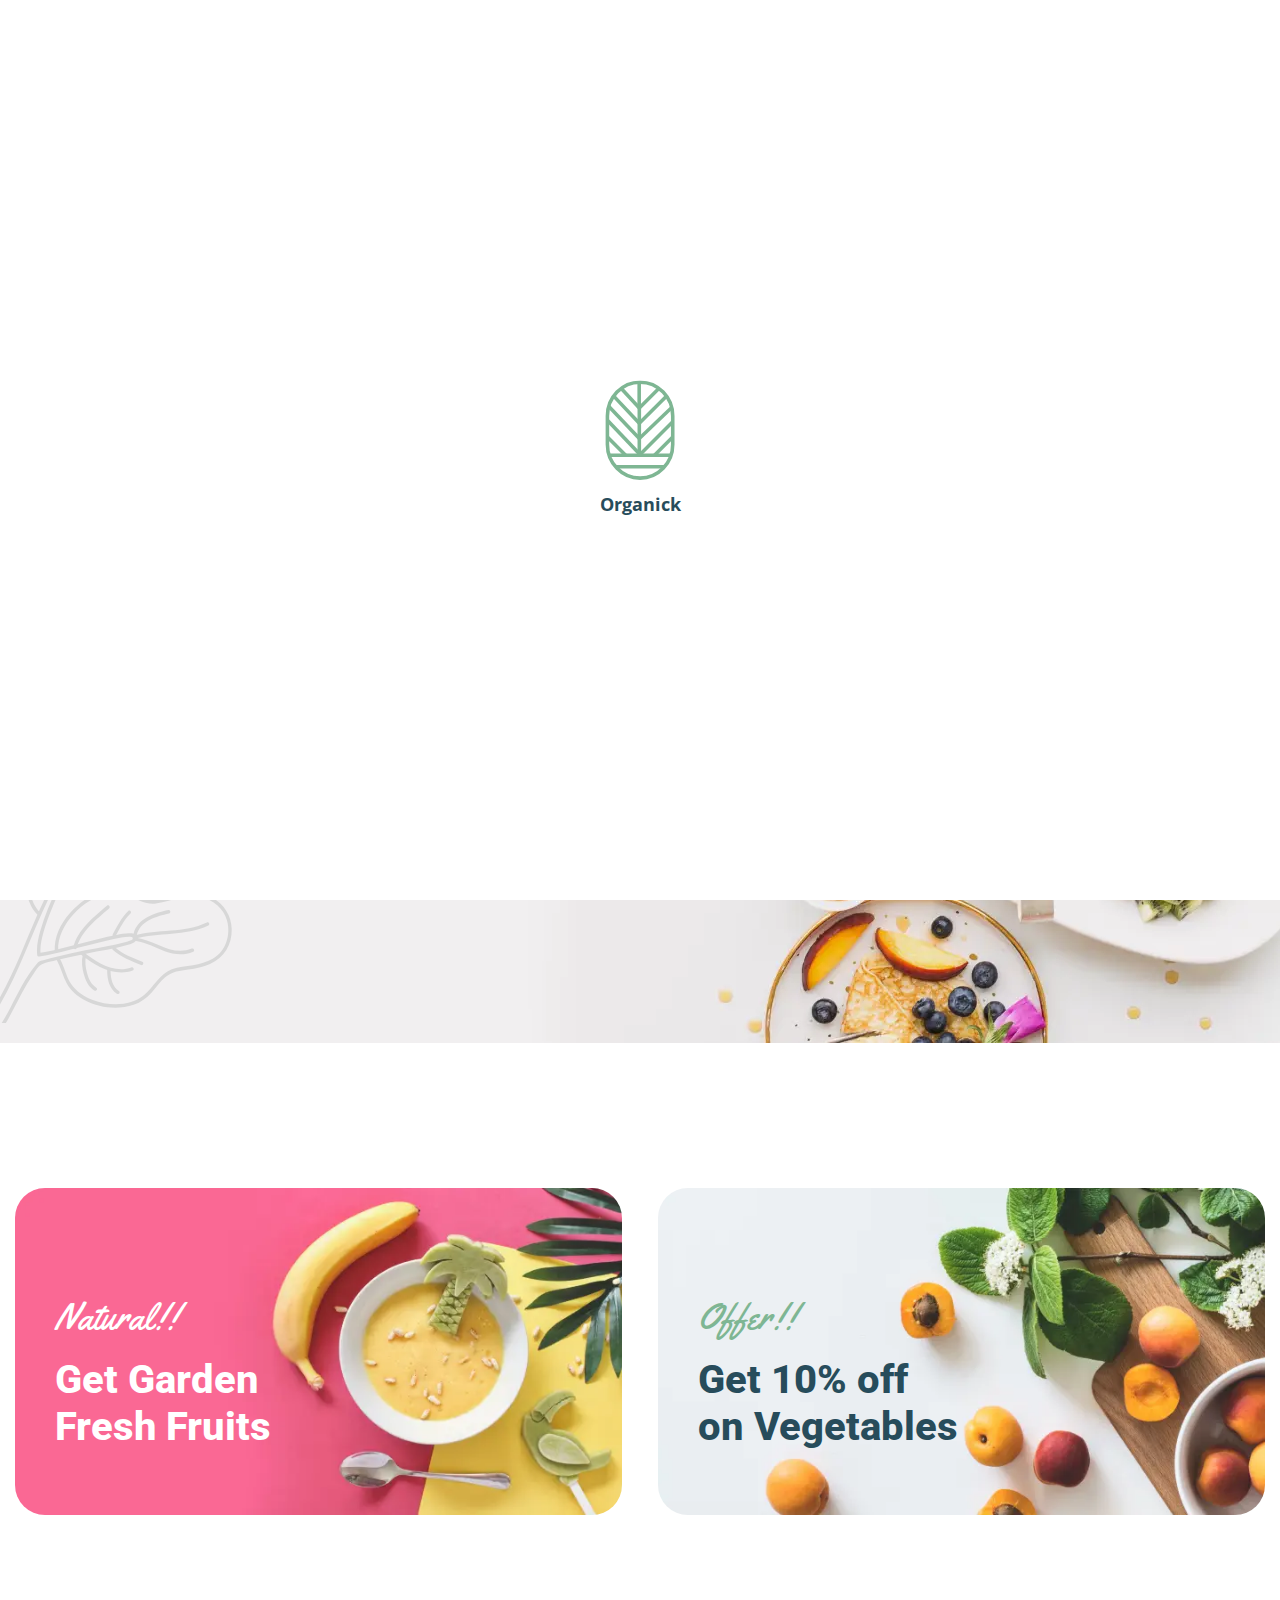
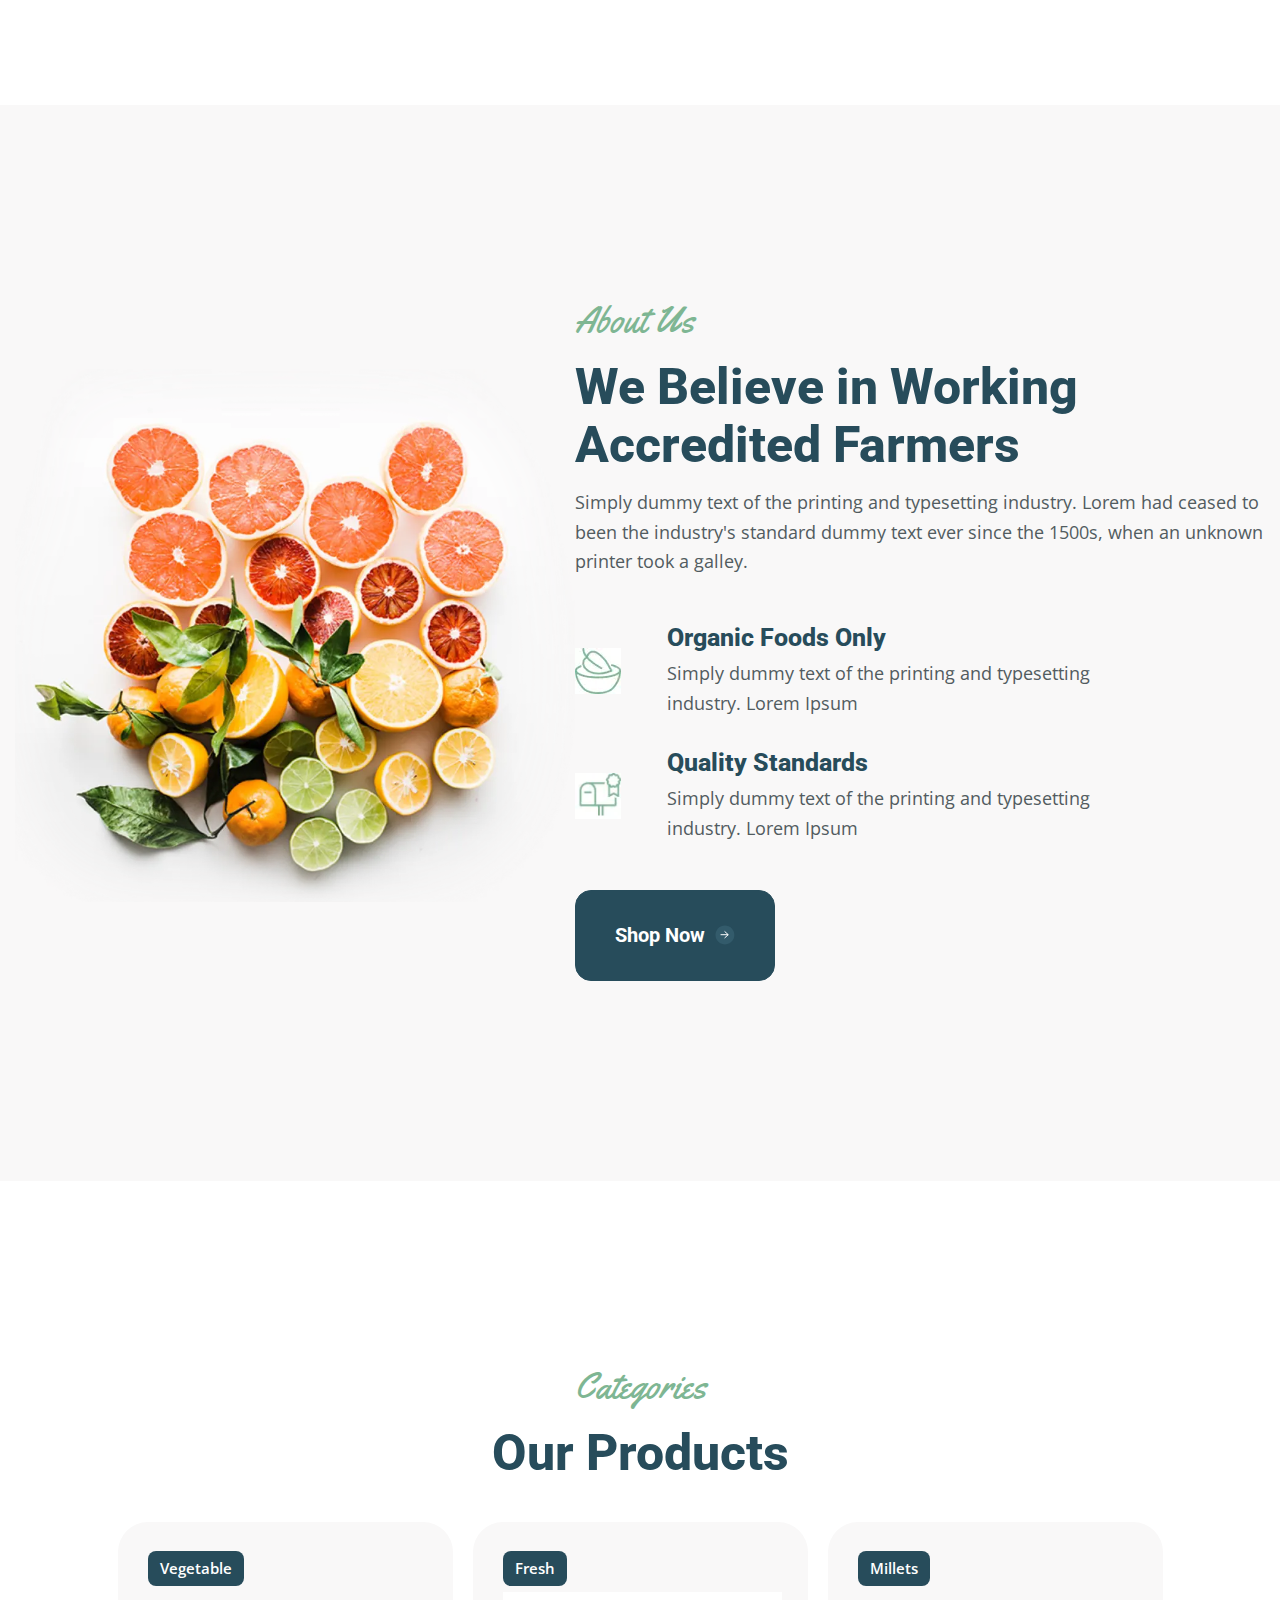
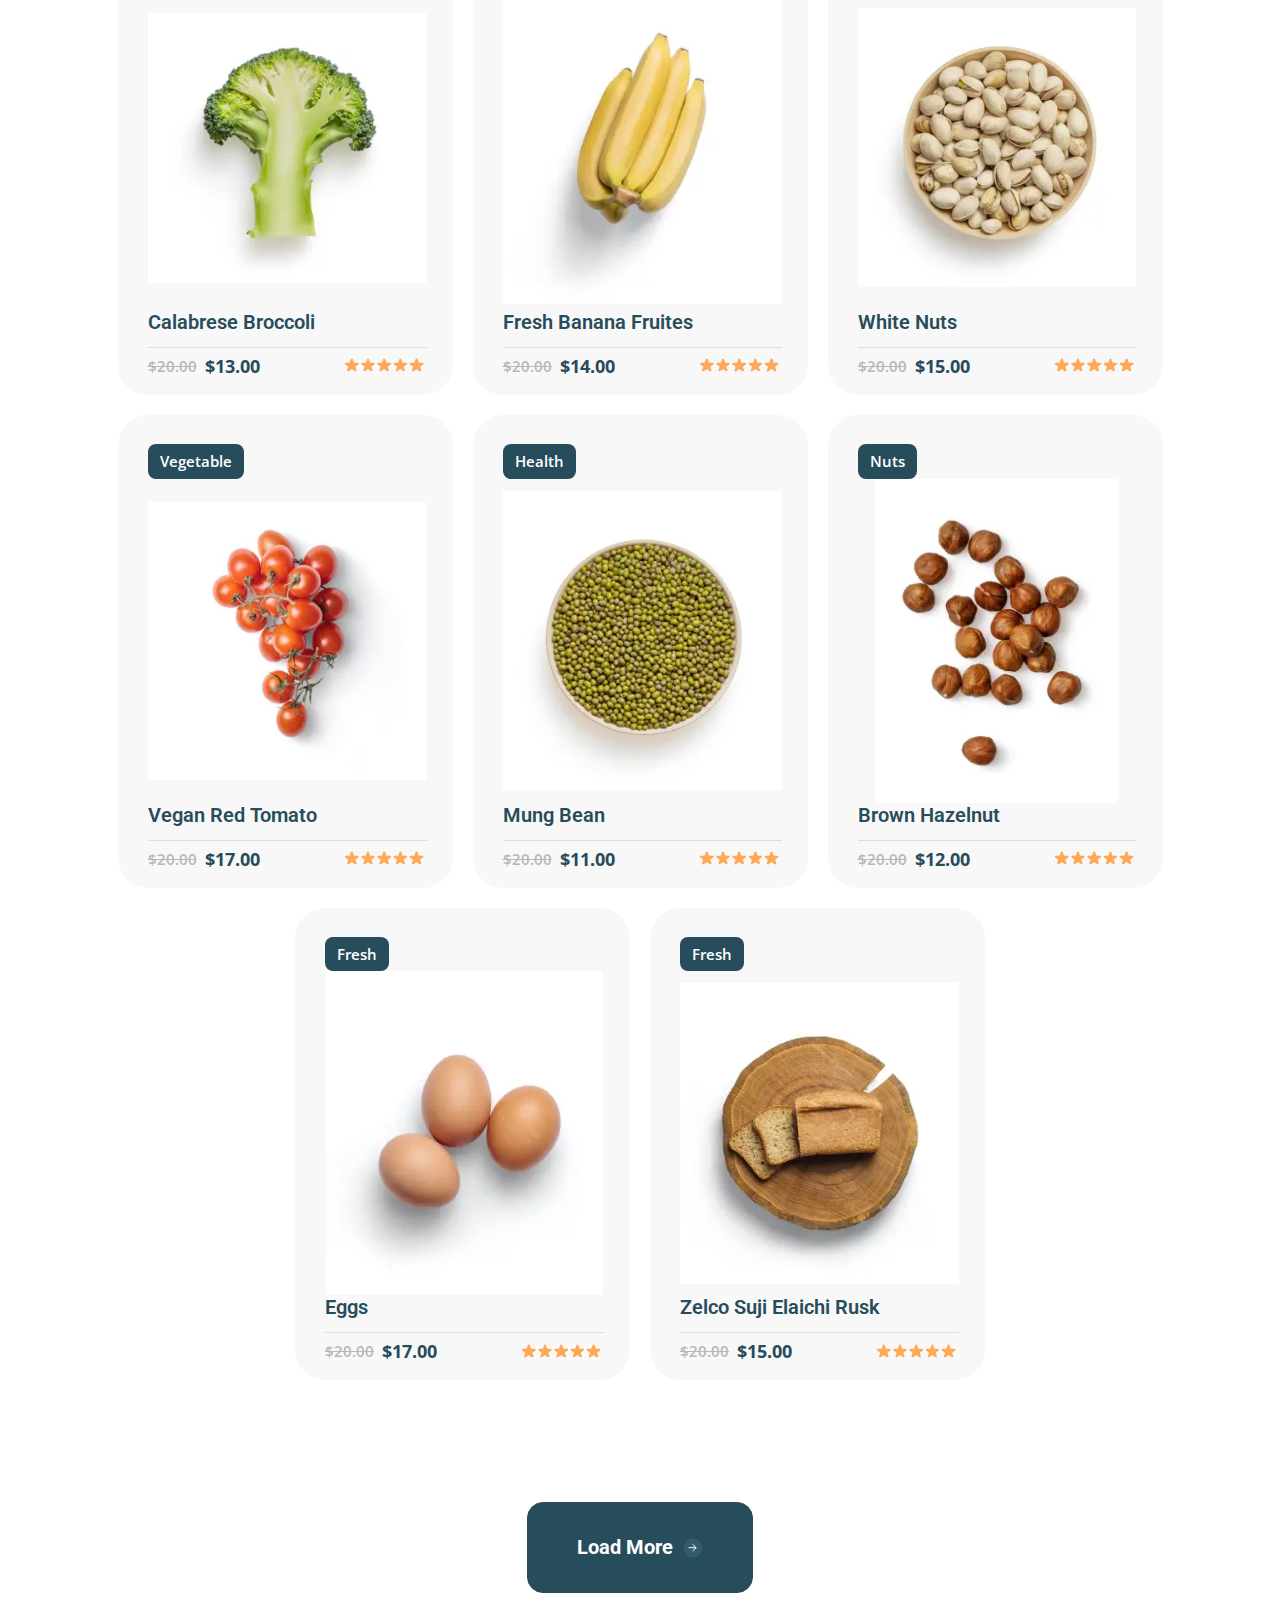
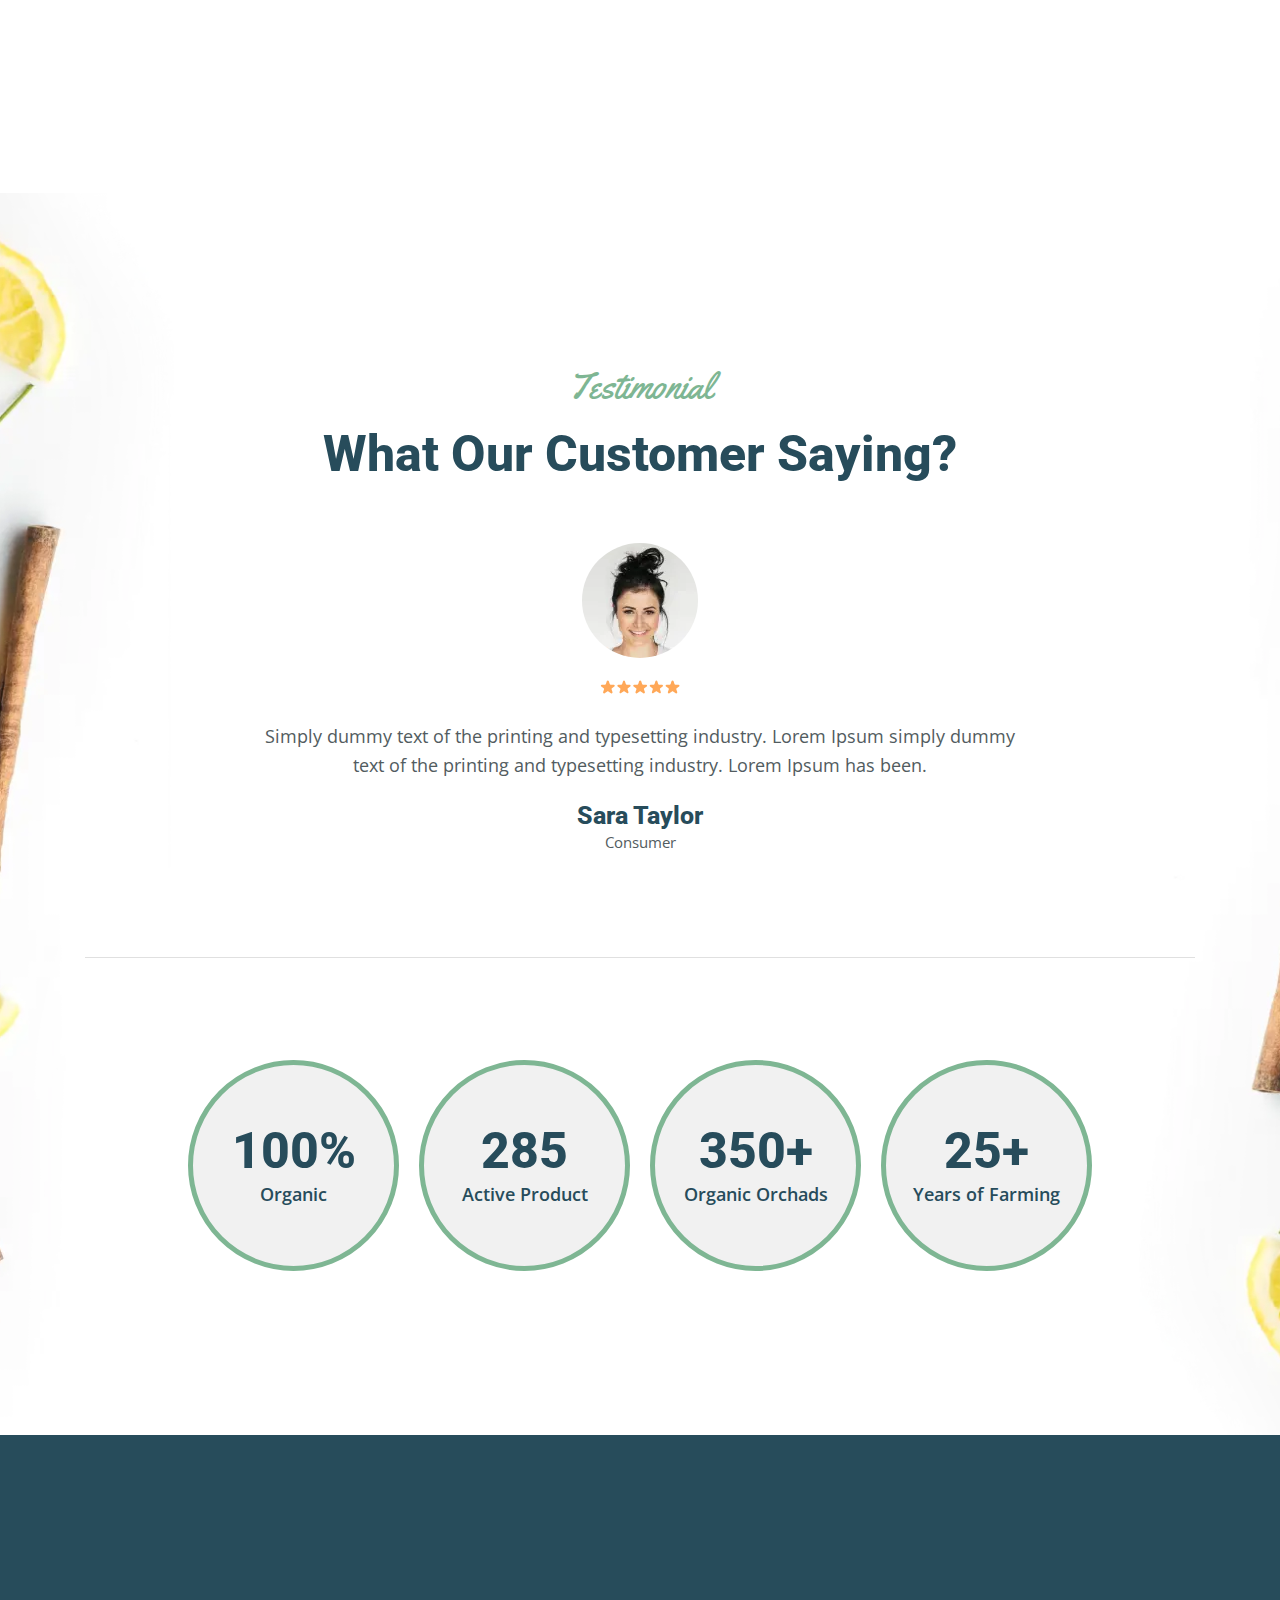
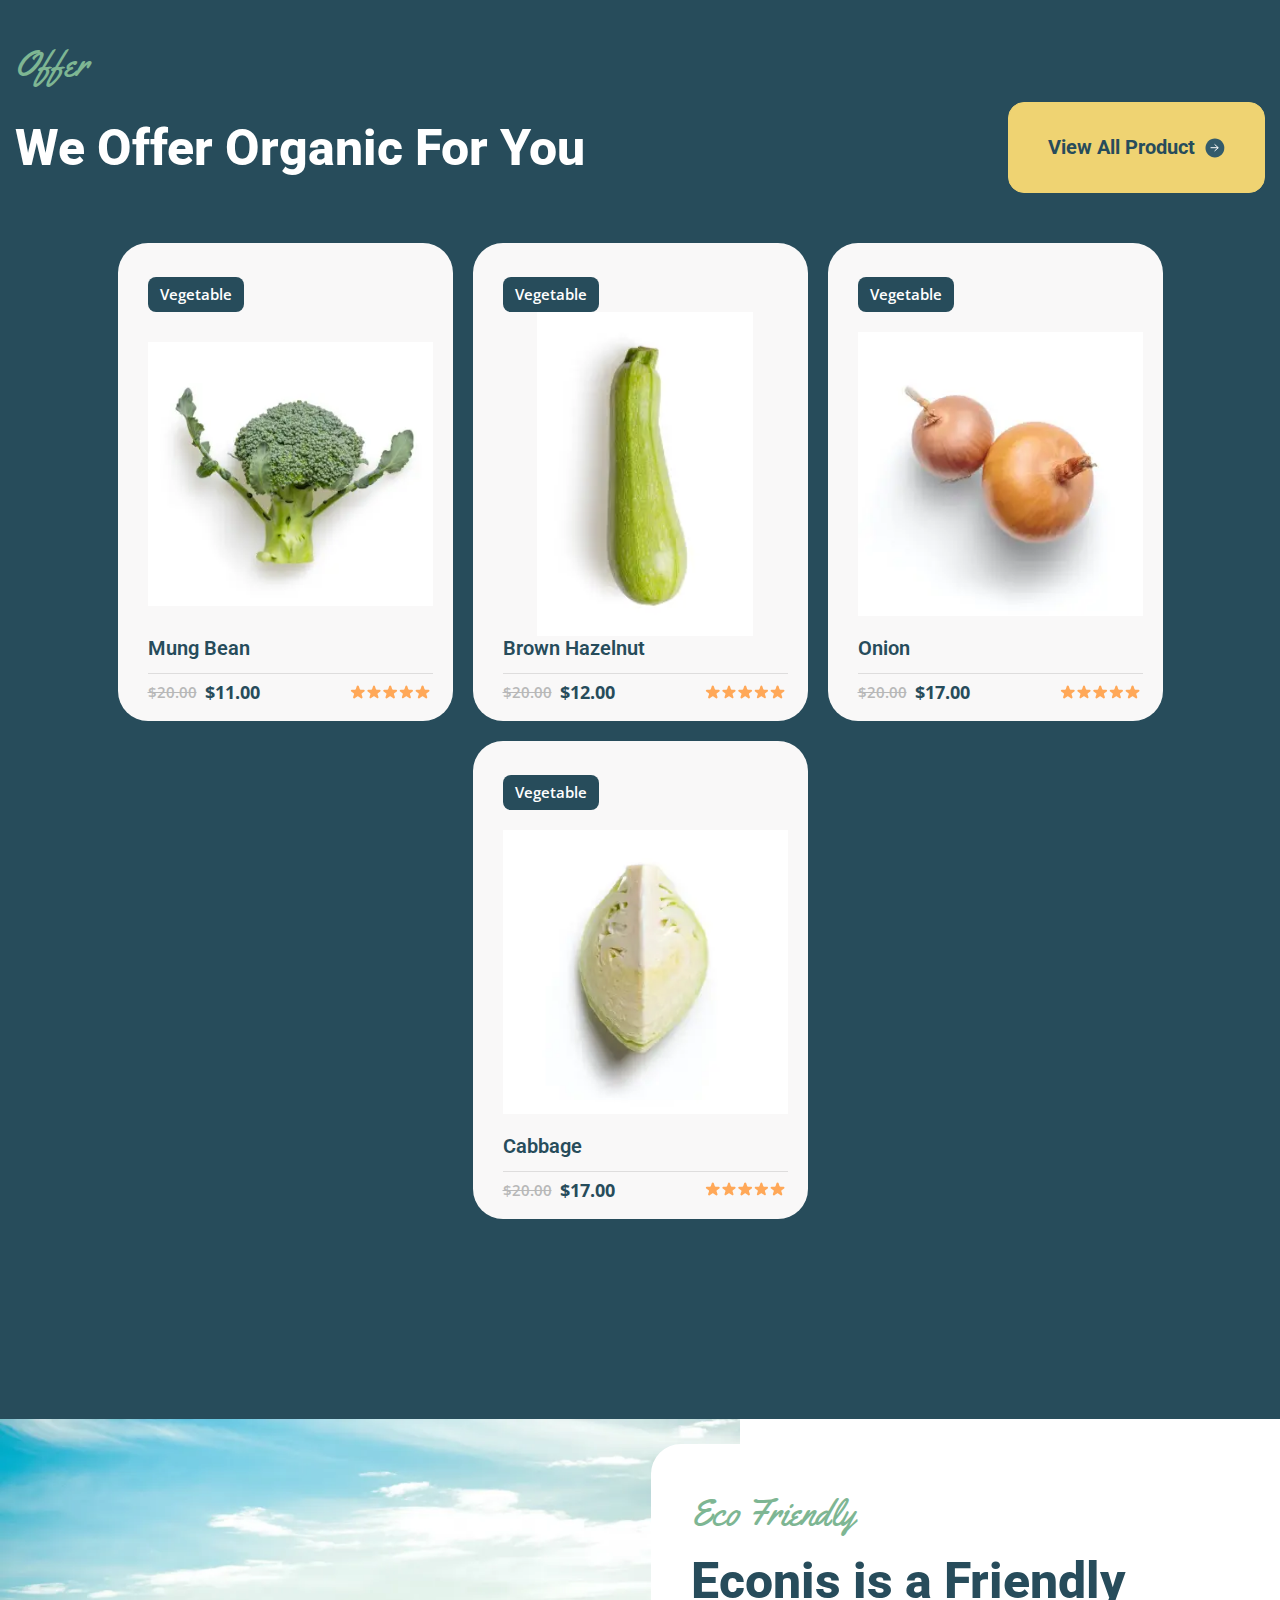
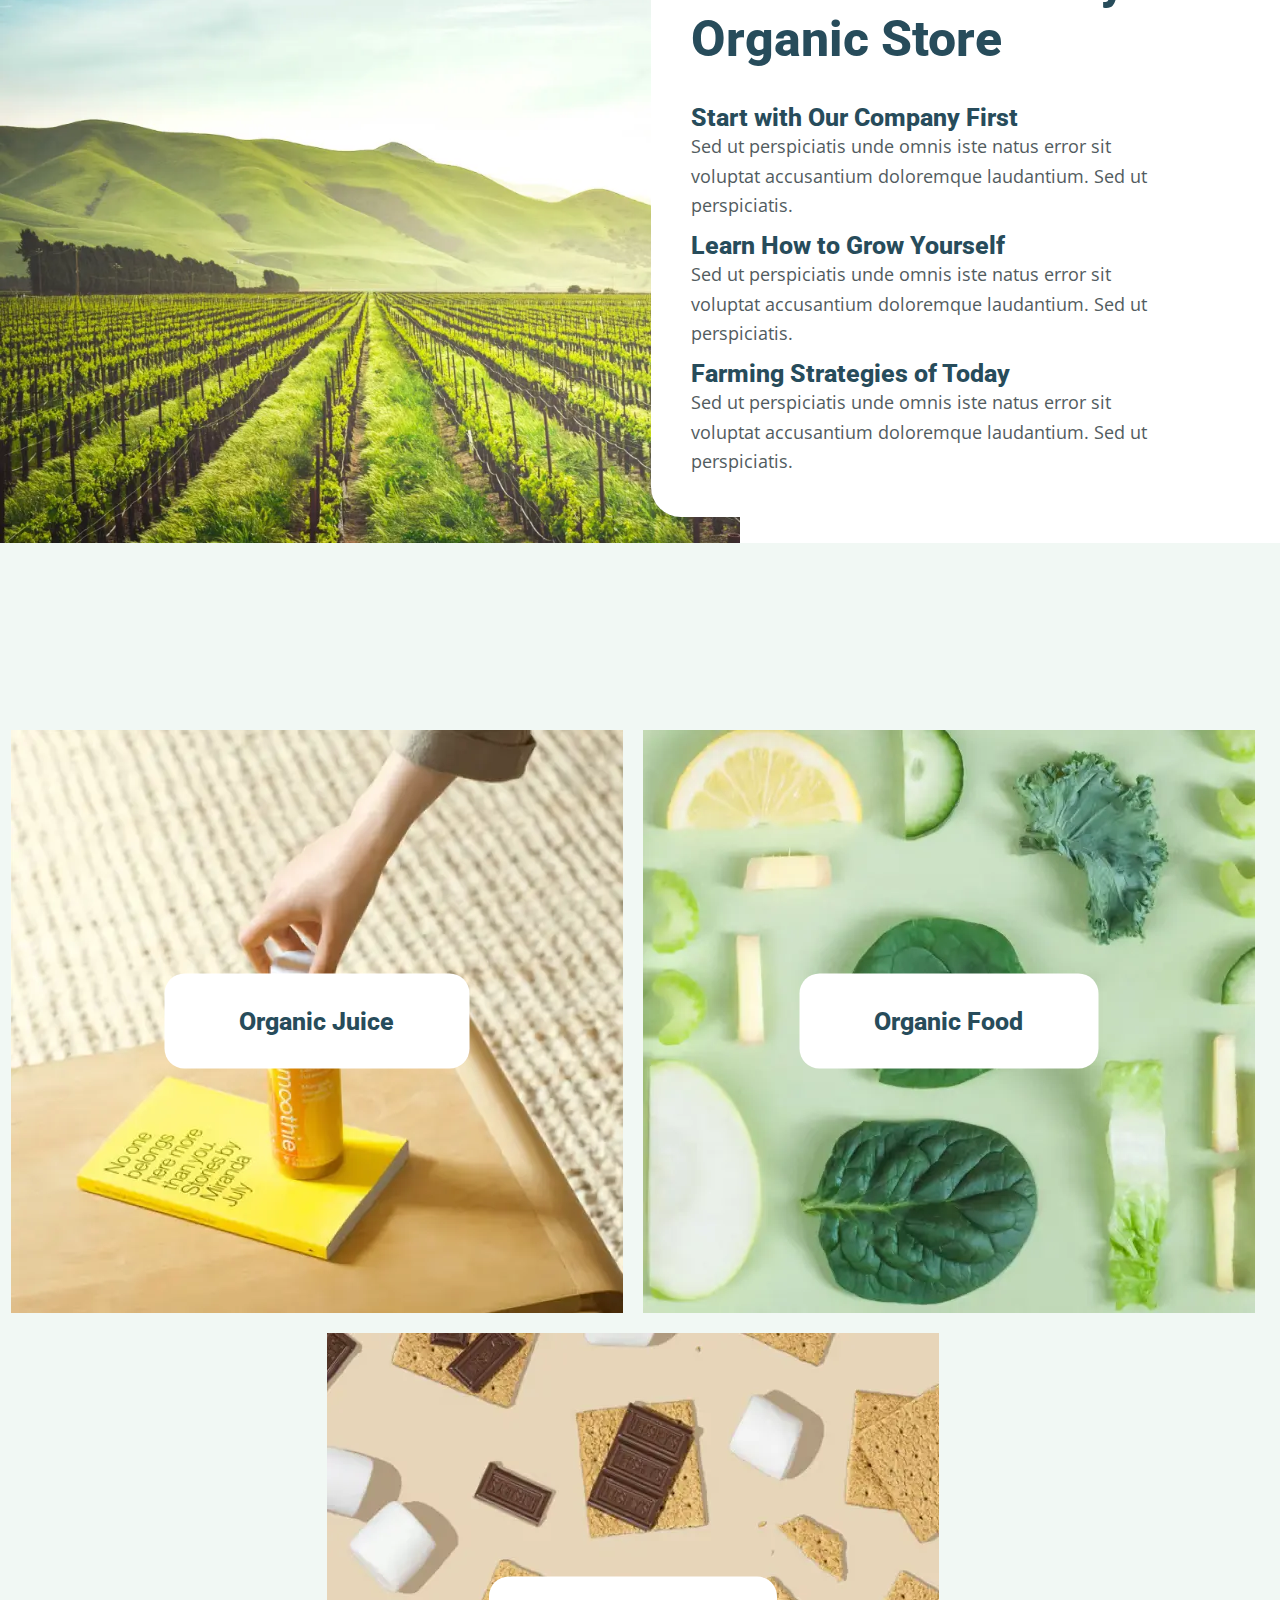
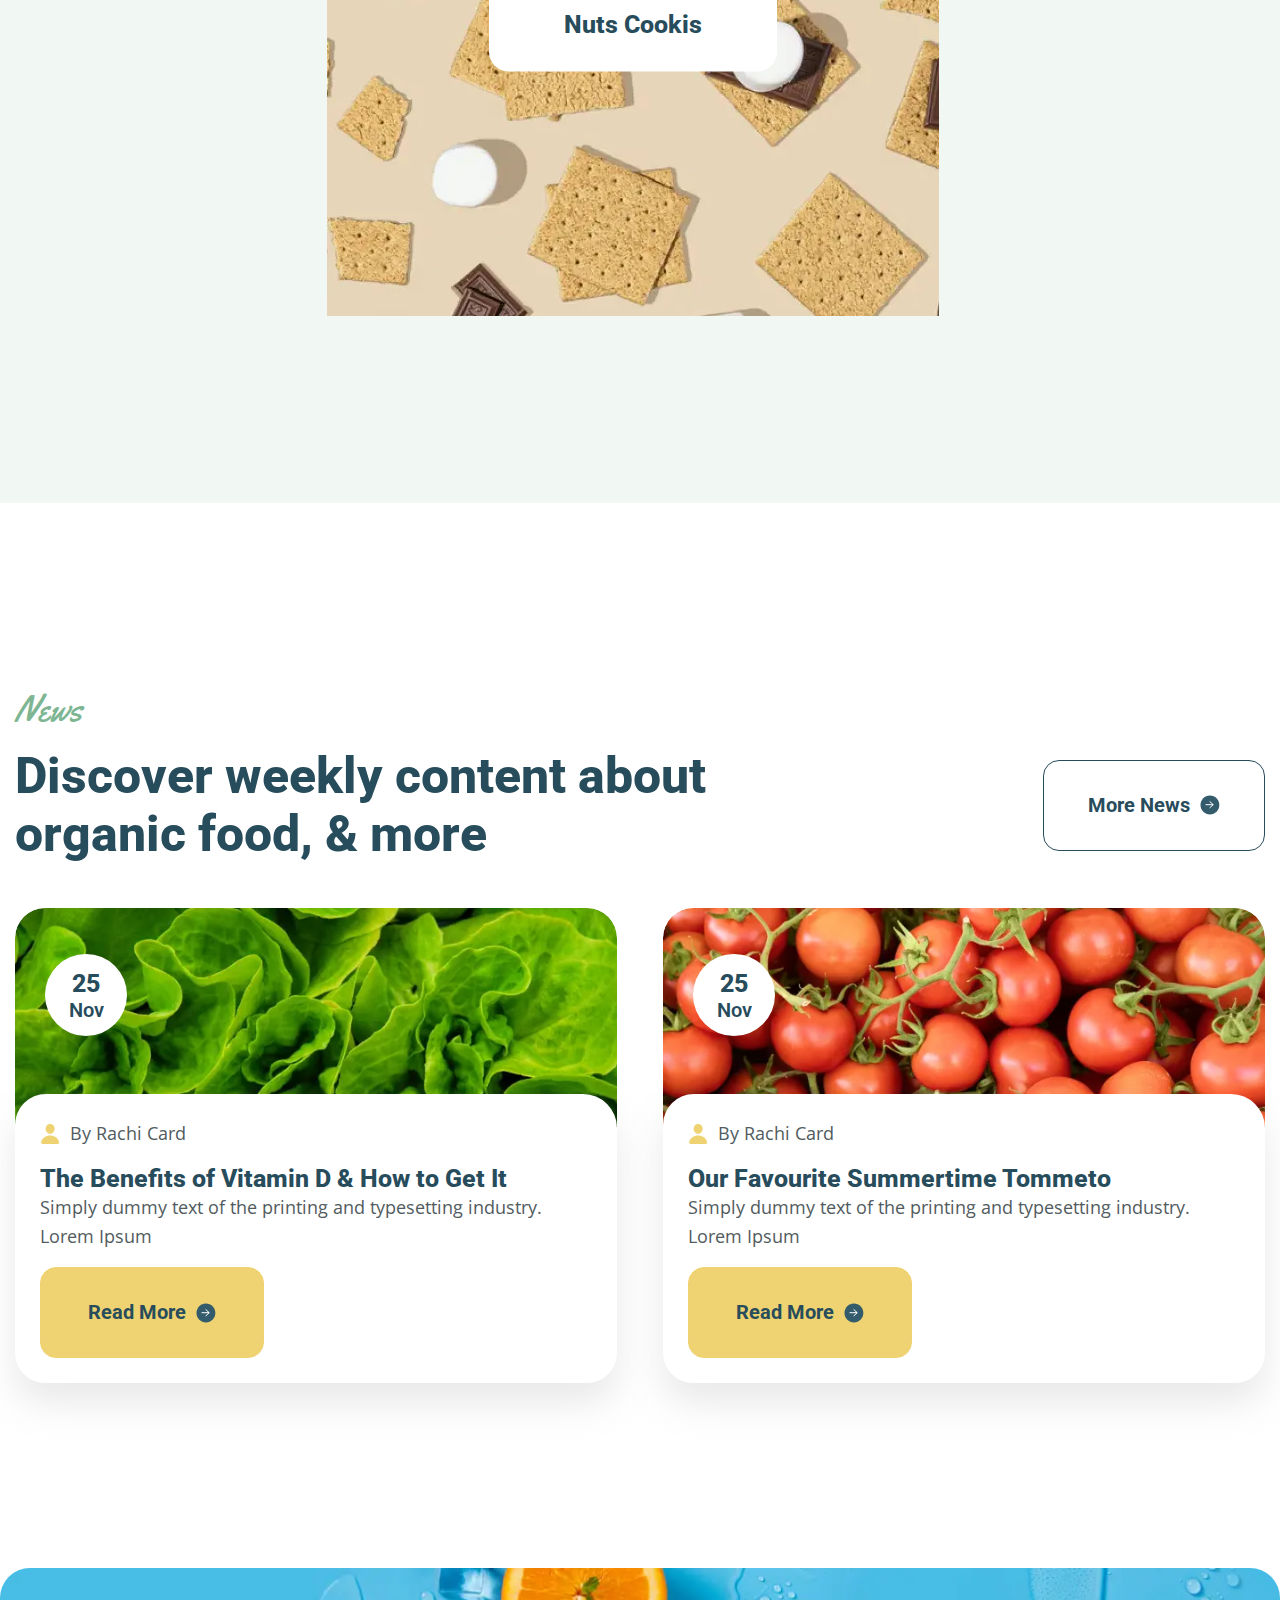
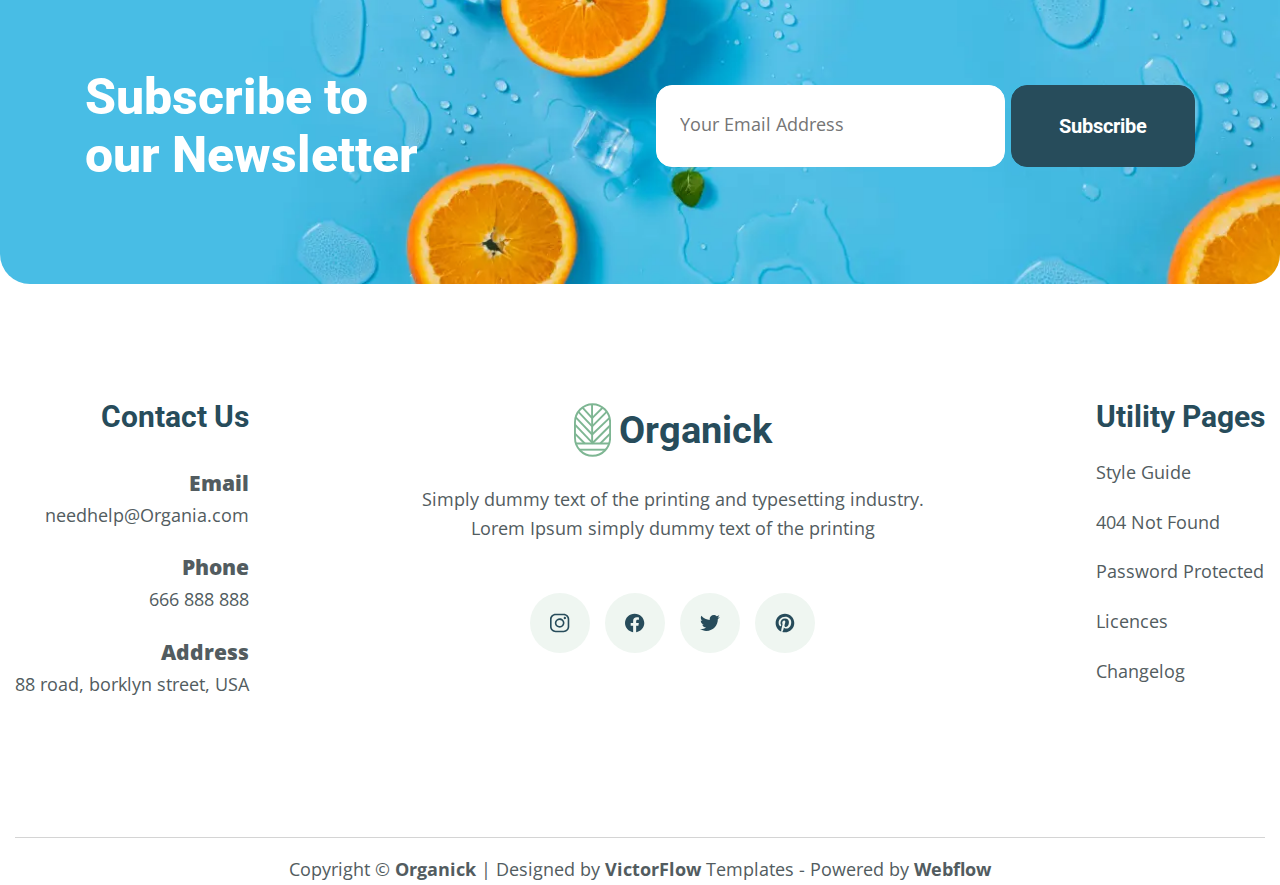
<file: index.html>
<!DOCTYPE html>
<html lang="en">

<head>
    <meta charset="UTF-8">
    <meta http-equiv="X-UA-Compatible" content="IE=edge">
    <meta name="viewport" content="width=device-width, initial-scale=1.0">
    <link rel="stylesheet"
        href="https://cdnjs.cloudflare.com/ajax/libs/modern-normalize/1.1.0/modern-normalize.min.css">
    <link
        href="https://fonts.googleapis.com/css2?family=Open+Sans:wght@400;600;700&family=Roboto:wght@400;500;700;900&family=Yellowtail&display=swap"
        rel="stylesheet">
    <link rel="stylesheet" href="./css/main.min.css">
    <title>Organic</title>
</head>

<body>
    <div class="wrapper">

        <div class="preloader js-load">
            <div class="preloader__wrapper">
                <svg class="preloader__logo">
                    <use href="./icon/sprite.svg#icon-logo"></use>
                </svg>
                <p class="preloader__text">Organick </p>
            </div>
        </div>

        <header class="header">
            <div class="header__container">
                <div class="header__body">
                    <a href="./index.html" class="header__logo">
                        <svg class="header__logo-icon">
                            <use href="./icon/sprite.svg#icon-logo"></use>
                        </svg>
                        Organick
                    </a>
                    <nav class="header__nav">
                        <ul class="header__list">
                            <li class="header__item"><a href="./index.html" class="header__link">Home</a></li>
                            <li class="header__item"><a href="./about.html" class="header__link">About</a></li>
                            <li class="header__item js-block-hover"><a href="#" class="header__link">Pages</a>
                                <svg class='header__icon-arrow js-arrow'>
                                    <use href='./icon/sprite.svg#icon-arrow_bottom'></use>
                                </svg>
                                <ul class="header__sublist">
                                    <li class="header__subitem">
                                        <a href="./services.html" class="header__sublink">Service</a>
                                    </li>
                                    <li class="header__subitem">
                                        <a href="./quality.html" class="header__sublink">Quality</a>
                                    </li>
                                    <li class="header__subitem">
                                        <a href="./portfolio.html" class="header__sublink">Portfolio</a>
                                    </li>
                                    <li class="header__subitem">
                                        <a href="./blog.html" class="header__sublink">Blog</a>
                                    </li>
                                    <li class="header__subitem">
                                        <a href="./contact.html" class="header__sublink">Contact</a>
                                    </li>
                                </ul>
                            </li>
                            <li class="header__item"><a href="./shop.html" class="header__link">Shop</a></li>
                            <li class="header__item"><a href="./team.html" class="header__link">Team</a></li>
                            <li class="header__item"><a href="./news.html" class="header__link">News</a></li>
                        </ul>
                    </nav>
                    <div class="header__wrapper">
                        <div class="header__search">
                            <div class="header__wrapper-search">
                                <svg class='header__icon-search'>
                                    <use href='./icon/sprite.svg#icon-search'></use>
                                </svg>
                            </div>
                            <input type="text" class="header__input">
                        </div>
                        <div class="header__cart">
                            <div class="header__wrapper-cart">
                                <svg class='header__icon-cart'>
                                    <use href='./icon/sprite.svg#icon-cart'></use>
                                </svg>
                            </div>
                            <p class="header__text">Cart (<span>0</span>)</p>
                        </div>
                    </div>
                    <div class="header__burger-icon js-burger-open">
                        <svg class='burger-icon'>
                            <use href='./icon/sprite.svg#icon-burger'></use>
                        </svg>
                    </div>
                    <div class="burger__icon-close js-burger-close">
                        <svg class='burger-close'>
                            <use href='./icon/sprite.svg#icon-cross'></use>
                        </svg>
                    </div>
                    <div class="burger__menu js-burger-menu">
                        <div class="burger__container">
                            <div class="burger__body">
                                <nav class="burger__nav">
                                    <ul class="burger__list">
                                        <li class="burger__item"><a href="./index.html"
                                                class="burger__link js-burger-link">Home</a></li>
                                        <li class="burger__item"><a href="./about.html"
                                                class="burger__link js-burger-link">About</a></li>
                                        <li class="burger__item"><a href="#" class="burger__link">Pages</a>
                                            <svg class='header__icon-arrow js-arrow'>
                                                <use href='./icon/sprite.svg#icon-arrow_bottom'></use>
                                            </svg>
                                            <ul class="header__sublist-burger">
                                                <li class="header__subitem-burger">
                                                    <a href="./services.html" class="header__sublink-burger">Service</a>
                                                </li>
                                                <li class="header__subitem-burger">
                                                    <a href="./quality.html" class="header__sublink-burger">Quality</a>
                                                </li>
                                                <li class="header__subitem-burger">
                                                    <a href="./portfolio.html"
                                                        class="header__sublink-burger">Portfolio</a>
                                                </li>
                                                <li class="header__subitem-burger">
                                                    <a href="./blog.html" class="header__sublink-burger">Blog</a>
                                                </li>
                                                <li class="header__subitem-burger">
                                                    <a href="./contact.html" class="header__sublink-burger">Contact</a>
                                                </li>
                                            </ul>
                                        </li>
                                        <li class="burger__item"><a href="./shop.html"
                                                class="burger__link js-burger-link">Shop</a></li>
                                        <li class="burger__item"><a href="./team.html"
                                                class="burger__link js-burger-link">Team</a>
                                        </li>
                                        <li class="burger__item"><a href="./news.html"
                                                class="burger__link js-burger-link">News</a></li>
                                    </ul>
                                </nav>
                                <div class="burger__search">
                                    <div class="burger__wrapper-search">
                                        <svg class='burger__icon-search'>
                                            <use href='./icon/sprite.svg#icon-search'></use>
                                        </svg>
                                    </div>
                                    <input type="text" class="burger__input">
                                </div>
                                <div class="burger__cart">
                                    <div class="burger__wrapper-cart">
                                        <svg class='burger__icon-cart'>
                                            <use href='./icon/sprite.svg#icon-cart'></use>
                                        </svg>
                                    </div>
                                    <p class="burger__text">Cart (<span>0</span>)</p>
                                </div>
                            </div>
                        </div>
                    </div>
                </div>
            </div>
        </header>

        <main>
            <section class="hero">
                <ul class="hero__list">
                    <li class="hero__item"><svg class='garlic'>
                            <use href='./icon/sprite.svg#icon-garlic'></use>
                        </svg>
                    </li>
                    <li class="hero__item"><svg class='sead'>
                            <use href='./icon/sprite.svg#icon-sead'></use>
                        </svg>
                    </li>
                    <li class="hero__item"><svg class='many_leaf'>
                            <use href='./icon/sprite.svg#icon-many_leaf'></use>
                        </svg>
                    </li>
                    <li class="hero__item"><svg class='sead_big'>
                            <use href='./icon/sprite.svg#icon-sead_big'></use>
                        </svg>
                    </li>
                    <li class="hero__item"><svg class='leaf'>
                            <use href='./icon/sprite.svg#icon-leaf'></use>
                        </svg>
                    </li>
                    <li class="hero__item"><svg class='strawberry'>
                            <use href='./icon/sprite.svg#icon-strawberry'></use>
                        </svg>
                    </li>
                </ul>
                <div class="hero__container container">
                    <div class="hero__body">
                        <div class="hero__content">
                            <p class="hero__lable lable">100% Natural Food</p>
                            <h1 class="hero__title general-title">Choose the best
                                healthier way of life</h1>
                            <div class="hero__wrapper-button">
                                <a href="#" class="hero__button button-yellow">Explore Now
                                    <svg class='hero__icon-arrow'>
                                        <use href='./icon/sprite.svg#icon-arrow'></use>
                                    </svg>
                                </a>
                            </div>
                        </div>
                    </div>
                </div>
            </section>
            <section class="main__banner">
                <div class="main__banner-container container">
                    <div class="main__banner-body">
                        <ul class="main__banner-list">
                            <li class="main__banner-item left">
                                <a href="#" class="main__banner-link">
                                    <img src="./img/action/banan.webp" alt="banan" class="main__banner-img">
                                    <div class="main__banner-wrapper-left">
                                        <p class="main__banner-lable-left lable">Natural!!</p>
                                        <h2 class="main__banner-title">Get Garden Fresh Fruits</h2>
                                    </div>
                                </a>
                            </li>
                            <li class="main__banner-item right">
                                <a href="#" class="main__banner-link">
                                    <img src="./img/action/apricot.webp" alt="apricot" class="main__banner-img">
                                    <div class="main__banner-wrapper-right">
                                        <p class="main__banner-lable-right lable">Offer!!</p>
                                        <h2 class="main__banner-title">Get 10% off on Vegetables</h2>
                                    </div>
                                </a>
                            </li>
                        </ul>
                    </div>
                </div>
            </section>
            <section class="main__about">
                <div class="main__about-container container">
                    <div class="main__about-body">
                        <div class="main__about-img">
                            <img src="./img/vegetables/belive.webp" alt="Fruits" class="main__img-about">
                        </div>
                        <div class="main__about-content">
                            <p class="main__about-lable lable">About Us</p>
                            <h2 class="main__about-title title">We Believe in Working
                                Accredited Farmers
                            </h2>
                            <p class="main__about-text">Simply dummy text of the printing and typesetting industry.
                                Lorem
                                had ceased to
                                been the industry's standard dummy text ever since the 1500s, when an unknown printer
                                took a
                                galley.
                            </p>
                            <ul class="main__about-list">
                                <li class="main__about-item">
                                    <img src="./img/icons/vegan.webp" alt="vegan" class="main__about-icon">
                                    <div class="main__about-wrapper">
                                        <h3 class="main__about-subtitle subtitle">Organic Foods Only</h3>
                                        <p class="main__about-item-text">Simply dummy text of the printing and
                                            typesetting
                                            industry. Lorem Ipsum</p>
                                    </div>
                                </li>
                                <li class="main__about-item">
                                    <img src="./img/icons/mailbox.webp" alt="mailbox" class="main__about-icon">
                                    <div class="main__about-wrapper">
                                        <h3 class="main__about-subtitle subtitle">Quality Standards</h3>
                                        <p class="main__about-item-text">Simply dummy text of the printing and
                                            typesetting
                                            industry. Lorem Ipsum</p>
                                    </div>
                                </li>
                            </ul>
                            <div class="main__about-wrapper-button">
                                <a href="./shop.html" class="main__about-button button-blue">Shop Now
                                    <svg class='main__about-icon-arrow'>
                                        <use href='./icon/sprite.svg#icon-arrow'></use>
                                    </svg>
                                </a>
                            </div>
                        </div>
                    </div>
                </div>
            </section>
            <section class="main__categories">
                <div class="main__categories-container container">
                    <div class="main__categories-body">
                        <p class="main__categories-lable lable">Categories </p>
                        <h2 class="main__categories-title title">Our Products</h2>
                        <ul class="main__categories-list">
                            <li class="main__categories-item">
                                <a href="#" class="main__categories-link">
                                    <div class="main__categories-wrapper-tag">
                                        <p class="main__categories-tag tag">Vegetable</p>
                                    </div>
                                    <img src="./img/card/broccoli.webp" alt="Broccoli" class="main__categories-img">
                                    <p class="main__categories-name medium-text">Calabrese Broccoli</p>
                                    <span class="categories-line"></span>
                                    <div class="main__categories-wrapper">
                                        <p class="main__categories-price-before">$20.00</p>
                                        <p class="main__categories-price-after">$13.00</p>
                                        <img src="./icon/stars.svg" alt="stars" class="main__categories-stars">
                                    </div>
                                </a>
                            </li>
                            <li class="main__categories-item">
                                <a href="#" class="main__categories-link">
                                    <div class="main__categories-wrapper-tag">
                                        <p class="main__categories-tag tag">Fresh</p>
                                    </div>
                                    <img src="./img/card/banana.webp" alt="Banana" class="main__categories-img">
                                    <p class="main__categories-name medium-text">Fresh Banana Fruites</p>
                                    <span class="categories-line"></span>
                                    <div class="main__categories-wrapper">
                                        <p class="main__categories-price-before">$20.00</p>
                                        <p class="main__categories-price-after">$14.00</p>
                                        <img src="./icon/stars.svg" alt="stars" class="main__categories-stars">
                                    </div>
                                </a>
                            </li>
                            <li class="main__categories-item">
                                <a href="#" class="main__categories-link">
                                    <div class="main__categories-wrapper-tag">
                                        <p class="main__categories-tag tag">Millets</p>
                                    </div>
                                    <img src="./img/card/nuts.webp" alt="Nuts" class="main__categories-img">
                                    <p class="main__categories-name medium-text">White Nuts</p>
                                    <span class="categories-line"></span>
                                    <div class="main__categories-wrapper">
                                        <p class="main__categories-price-before">$20.00</p>
                                        <p class="main__categories-price-after">$15.00</p>
                                        <img src="./icon/stars.svg" alt="stars" class="main__categories-stars">
                                    </div>
                                </a>
                            </li>
                            <li class="main__categories-item">
                                <a href="#" class="main__categories-link">
                                    <div class="main__categories-wrapper-tag">
                                        <p class="main__categories-tag tag">Vegetable</p>
                                    </div>
                                    <img src="./img/card/tomato.webp" alt="Tomato" class="main__categories-img">
                                    <p class="main__categories-name medium-text">Vegan Red Tomato</p>
                                    <span class="categories-line"></span>
                                    <div class="main__categories-wrapper">
                                        <p class="main__categories-price-before">$20.00</p>
                                        <p class="main__categories-price-after">$17.00</p>
                                        <img src="./icon/stars.svg" alt="stars" class="main__categories-stars">
                                    </div>
                                </a>
                            </li>
                            <li class="main__categories-item">
                                <a href="#" class="main__categories-link">
                                    <div class="main__categories-wrapper-tag">
                                        <p class="main__categories-tag tag">Health</p>
                                    </div>
                                    <img src="./img/card/bean.webp" alt="Bean" class="main__categories-img">
                                    <p class="main__categories-name medium-text">Mung Bean</p>
                                    <span class="categories-line"></span>
                                    <div class="main__categories-wrapper">
                                        <p class="main__categories-price-before">$20.00</p>
                                        <p class="main__categories-price-after">$11.00</p>
                                        <img src="./icon/stars.svg" alt="stars" class="main__categories-stars">
                                    </div>
                                </a>
                            </li>
                            <li class="main__categories-item">
                                <a href="#" class="main__categories-link">
                                    <div class="main__categories-wrapper-tag">
                                        <p class="main__categories-tag tag">Nuts</p>
                                    </div>
                                    <img src="./img/card/hazernuts.webp" alt="Hazelnut" class="main__categories-img">
                                    <p class="main__categories-name medium-text">Brown Hazelnut</p>
                                    <span class="categories-line"></span>
                                    <div class="main__categories-wrapper">
                                        <p class="main__categories-price-before">$20.00</p>
                                        <p class="main__categories-price-after">$12.00</p>
                                        <img src="./icon/stars.svg" alt="stars" class="main__categories-stars">
                                    </div>
                                </a>
                            </li>
                            <li class="main__categories-item">
                                <a href="#" class="main__categories-link">
                                    <div class="main__categories-wrapper-tag">
                                        <p class="main__categories-tag tag">Fresh</p>
                                    </div>
                                    <img src="./img/card/eggs.webp" alt="Eggs" class="main__categories-img">
                                    <p class="main__categories-name medium-text">Eggs</p>
                                    <span class="categories-line"></span>
                                    <div class="main__categories-wrapper">
                                        <p class="main__categories-price-before">$20.00</p>
                                        <p class="main__categories-price-after">$17.00</p>
                                        <img src="./icon/stars.svg" alt="stars" class="main__categories-stars">
                                    </div>
                                </a>
                            </li>
                            <li class="main__categories-item">
                                <a href="#" class="main__categories-link">
                                    <div class="main__categories-wrapper-tag">
                                        <p class="main__categories-tag tag">Fresh</p>
                                    </div>
                                    <img src="./img/card/bread.webp" alt="bread" class="main__categories-img">
                                    <p class="main__categories-name medium-text">Zelco Suji Elaichi Rusk</p>
                                    <span class="categories-line"></span>
                                    <div class="main__categories-wrapper">
                                        <p class="main__categories-price-before">$20.00</p>
                                        <p class="main__categories-price-after">$15.00</p>
                                        <img src="./icon/stars.svg" alt="stars" class="main__categories-stars">
                                    </div>
                                </a>
                            </li>
                        </ul>
                        <div class="main__categories-wrapper-button">
                            <a href="./shop.html" class="main__categories-button button-blue">Load More
                                <svg class='main__categories-icon-arrow'>
                                    <use href='./icon/sprite.svg#icon-arrow'></use>
                                </svg>
                            </a>
                        </div>
                    </div>
                </div>
            </section>
            <section class="main__testimonial">
                <div class="main__testimonial-container container">
                    <div class="main__testimonial-body">
                        <p class="main__testimonial-lable lable">Testimonial</p>
                        <h2 class="main__testimonial-title title">What Our Customer Saying?</h2>
                        <ul class="main__testimonial-list">
                            <li class="main__testimonial_item">
                                <img src="./img/testimonial/photo.webp" alt="photo" class="main__testimonial-photo">
                                <img src="./icon/stars.svg" alt="stars" class="main__testimonial-stars">
                                <p class="main__testimonial-text">Simply dummy text of the printing and typesetting
                                    industry. Lorem Ipsum simply dummy text of the printing and typesetting industry.
                                    Lorem
                                    Ipsum has been.
                                </p>
                                <h3 class="main__testimonial-name subtitle">Sara Taylor</h3>
                                <p class="main__testimonial-position">Consumer</p>
                            </li>
                            <!-- <li class="main__testimonial_item">
                            <img src="" alt="" class="main__testimonial-photo">
                            <img src="" alt="" class="main__testimonial-stars">
                            <p class="main__testimonial-text"></p>
                            <h3 class="main__testimonial-name subtitle"></h3>
                            <p class="main__testimonial-position"></p>
                        </li>
                        <li class="main__testimonial_item">
                            <img src="" alt="" class="main__testimonial-photo">
                            <img src="" alt="" class="main__testimonial-stars">
                            <p class="main__testimonial-text"></p>
                            <h3 class="main__testimonial-name subtitle"></h3>
                            <p class="main__testimonial-position"></p>
                        </li> -->
                        </ul>
                        <span class="testimonial-line"></span>
                        <ul class="main__testimonial-list-statistic">
                            <li class="main__testimonial-item-statistic">
                                <h2 class="main__testimonial-number-statistic title">100%</h2>
                                <p class="main__testimonial-text-statistic">Organic</p>
                            </li>
                            <li class="main__testimonial-item-statistic">
                                <h2 class="main__testimonial-number-statistic title">285</h2>
                                <p class="main__testimonial-text-statistic">Active Product</p>
                            </li>
                            <li class="main__testimonial-item-statistic">
                                <h2 class="main__testimonial-number-statistic title">350+</h2>
                                <p class="main__testimonial-text-statistic">Organic Orchads</p>
                            </li>
                            <li class="main__testimonial-item-statistic">
                                <h2 class="main__testimonial-number-statistic title">25+</h2>
                                <p class="main__testimonial-text-statistic">Years of Farming</p>
                            </li>
                        </ul>
                    </div>
                </div>
            </section>
            <section class="main__offer">
                <div class="main__offer-container container">
                    <div class="main__offer-body">
                        <p class="main__offer-lable lable">Offer</p>
                        <div class="main__offer-wrapper">
                            <h2 class="main__offer-title title">We Offer Organic For You</h2>
                            <div class="main__offer-wrapper-button">
                                <a href="./shop.html" class="main__offer-button button-yellow">View All Product
                                    <svg class='main__offer-icon-arrow'>
                                        <use href='./icon/sprite.svg#icon-arrow'></use>
                                    </svg>
                                </a>
                            </div>
                        </div>
                        <ul class="main__offer-list">
                            <li class="main__offer-item">
                                <a href="#" class="main__offer-link">
                                    <div class="main__offer-wrapper-tag">
                                        <p class="main__offer-tag tag">Vegetable</p>
                                    </div>
                                    <img src="./img/card/broccoli_big.webp" alt="Mung Bean" class="main__offer-img">
                                    <p class="main__offer-name medium-text">Mung Bean</p>
                                    <span class="offer-line"></span>
                                    <div class="main__offer-wrapper-price">
                                        <p class="main__offer-price-before">$20.00</p>
                                        <p class="main__offer-price-after">$11.00</p>
                                        <img src="./icon/stars.svg" alt="stars" class="main__offer-stars">
                                    </div>
                                </a>
                            </li>
                            <li class="main__offer-item">
                                <a href="#" class="main__offer-link">
                                    <div class="main__offer-wrapper-tag">
                                        <p class="main__offer-tag tag">Vegetable</p>
                                    </div>
                                    <img src="./img/card/zucchini.webp" alt="Brown Hazelnut" class="main__offer-img">
                                    <p class="main__offer-name medium-text">Brown Hazelnut</p>
                                    <span class="offer-line"></span>
                                    <div class="main__offer-wrapper-price">
                                        <p class="main__offer-price-before">$20.00</p>
                                        <p class="main__offer-price-after">$12.00</p>
                                        <img src="./icon/stars.svg" alt="stars" class="main__offer-stars">
                                    </div>
                                </a>
                            </li>
                            <li class="main__offer-item">
                                <a href="#" class="main__offer-link">
                                    <div class="main__offer-wrapper-tag">
                                        <p class="main__offer-tag tag">Vegetable</p>
                                    </div>
                                    <img src="./img/card/onion.webp" alt="Onion" class="main__offer-img">
                                    <p class="main__offer-name medium-text">Onion</p>
                                    <span class="offer-line"></span>
                                    <div class="main__offer-wrapper-price">
                                        <p class="main__offer-price-before">$20.00</p>
                                        <p class="main__offer-price-after">$17.00</p>
                                        <img src="./icon/stars.svg" alt="stars" class="main__offer-stars">
                                    </div>
                                </a>
                            </li>
                            <li class="main__offer-item">
                                <a href="#" class="main__offer-link">
                                    <div class="main__offer-wrapper-tag">
                                        <p class="main__offer-tag tag">Vegetable</p>
                                    </div>
                                    <img src="./img/card/cabbage.webp" alt="Cabbage" class="main__offer-img">
                                    <p class="main__offer-name medium-text">Cabbage</p>
                                    <span class="offer-line"></span>
                                    <div class="main__offer-wrapper-price">
                                        <p class="main__offer-price-before">$20.00</p>
                                        <p class="main__offer-price-after">$17.00</p>
                                        <img src="./icon/stars.svg" alt="stars" class="main__offer-stars">
                                    </div>
                                </a>
                            </li>
                        </ul>
                    </div>
                </div>
            </section>
            <section class="main__econis">
                <div class="main__econis-container">
                    <div class="main__econis-body">
                        <div class="main__econis-wrapper-img">
                            <img src="./img/eco/fields.webp" alt="fields" class="main__econis-img">
                        </div>
                        <div class="main__econis-content">
                            <div class="main__econis-wrapper-content">
                                <p class="main__econis-lable lable">Eco Friendly</p>
                                <h2 class="main__econis-title title">Econis is a Friendly
                                    Organic Store
                                </h2>
                                <ul class="main__econis-list">
                                    <li class="main__econis-item">
                                        <h3 class="main__econis-subtitle subtitle">Start with Our Company First</h3>
                                        <p class="main__econis-text">Sed ut perspiciatis unde omnis iste natus error sit
                                            voluptat accusantium doloremque laudantium. Sed ut perspiciatis.
                                        </p>
                                    </li>
                                    <li class="main__econis-item">
                                        <h3 class="main__econis-subtitle subtitle">Learn How to Grow Yourself</h3>
                                        <p class="main__econis-text">Sed ut perspiciatis unde omnis iste natus error sit
                                            voluptat accusantium doloremque laudantium. Sed ut perspiciatis.
                                        </p>
                                    </li>
                                    <li class="main__econis-item">
                                        <h3 class="main__econis-subtitle subtitle">Farming Strategies of Today</h3>
                                        <p class="main__econis-text">Sed ut perspiciatis unde omnis iste natus error sit
                                            voluptat accusantium doloremque laudantium. Sed ut perspiciatis.
                                        </p>
                                    </li>
                                </ul>
                            </div>
                        </div>
                    </div>
                </div>
            </section>
            <div class="main__gallery">
                <div class="main__gallery-container">
                    <div class="main__gallery-body">
                        <ul class="main__gallery-list">
                            <li class="main__gallery-item">
                                <img src="./img/gallary/juice.webp" alt="juice" class="main__gallery-img">
                                <div class="main__gallery-button subtitle">Organic Juice</div>
                            </li>
                            <li class="main__gallery-item">
                                <img src="./img/gallary/food.webp" alt="food" class="main__gallery-img">
                                <div class="main__gallery-button subtitle">Organic Food</div>
                            </li>
                            <li class="main__gallery-item">
                                <img src="./img/gallary/cookis.webp" alt="cookis" class="main__gallery-img">
                                <div class="main__gallery-button subtitle">Nuts Cookis</div>
                            </li>
                        </ul>
                    </div>
                </div>
            </div>
            <section class="main__news">
                <div class="main__news-container container">
                    <div class="main__news-body">
                        <p class="main__news-lable lable">News</p>
                        <div class="main__news-wrapper">
                            <h2 class="main__news-title title">Discover weekly content about organic food, & more</h2>
                            <div class="main__news-wrapper-button">
                                <a href="./news.html" class="main__news-button button-white">More News
                                    <svg class='main__news-icon-arrow'>
                                        <use href='./icon/sprite.svg#icon-arrow'></use>
                                    </svg>
                                </a>
                            </div>
                        </div>
                        <ul class="main__news-list">
                            <li class="main__news-item">
                                <div class="main__news-wrapper-image">
                                    <img src="./img/news/vitamin.webp" alt="cabbage leaves" class="main__news-img">
                                    <div class="main__news-wrapper-data">
                                        <p class="main__news-number subtitle">25</p>
                                        <p class="main__news-month medium-text">Nov</p>
                                    </div>
                                </div>
                                <div class="main__news-wrapper-item">
                                    <div class="main__news-wrapper-admin">
                                        <svg class='main__news-admin-icon'>
                                            <use href='./icon/sprite.svg#icon-person'></use>
                                        </svg>
                                        <p class="main__news-admin">By Rachi Card</p>
                                    </div>
                                    <a href="#" class="main__news-link">
                                        <h3 class="main__news-subtitle subtitle">The Benefits of Vitamin D & How to Get
                                            It
                                        </h3>
                                    </a>
                                    <p class="main__news-text">Simply dummy text of the printing and typesetting
                                        industry. Lorem Ipsum
                                    </p>
                                    <div class="main__news-wrapper-link">
                                        <a href="#" class="main__news-item-button button-yellow">Read More
                                            <svg class='main__news-icon-arrow'>
                                                <use href='./icon/sprite.svg#icon-arrow'></use>
                                            </svg>
                                        </a>
                                    </div>
                                </div>
                            </li>
                            <li class="main__news-item">
                                <div class="main__news-wrapper-image">
                                    <img src="./img/news/tomato.webp" alt="tomato" class="main__news-img">
                                    <div class="main__news-wrapper-data">
                                        <p class="main__news-number subtitle">25</p>
                                        <p class="main__news-month medium-text">Nov</p>
                                    </div>
                                </div>
                                <div class="main__news-wrapper-item">
                                    <div class="main__news-wrapper-admin">
                                        <svg class='main__news-admin-icon'>
                                            <use href='./icon/sprite.svg#icon-person'></use>
                                        </svg>
                                        <p class="main__news-admin">By Rachi Card</p>
                                    </div>
                                    <a href="#" class="main__news-link">
                                        <h3 class="main__news-subtitle subtitle">Our Favourite Summertime Tommeto</h3>
                                    </a>
                                    <p class="main__news-text">Simply dummy text of the printing and typesetting
                                        industry.
                                        Lorem Ipsum</p>
                                    <div class="main__news-wrapper-link">
                                        <a href="#" class="main__news-item-button button-yellow">Read More
                                            <svg class='main__news-icon-arrow'>
                                                <use href='./icon/sprite.svg#icon-arrow'></use>
                                            </svg>
                                        </a>
                                    </div>
                                </div>
                            </li>
                        </ul>
                    </div>
                </div>
            </section>
            <section class="subscribe">
                <div class="subscribe__container container">
                    <div class="subscribe__body">
                        <h2 class="subscribe__title title">Subscribe to our Newsletter</h2>
                        <form class="subscribe__form js-subscribe-form">
                            <input type="email" class="subscribe__input" placeholder="Your Email Address" required>
                            <button type="submit" class="subscribe__button button-blue">Subscribe</button>
                        </form>
                    </div>
                </div>
            </section>
        </main>

        <footer class="footer">
            <div class="footer__container container">
                <div class="footer__body">
                    <div class="footer__wrapper-contact">
                        <h2 class="footer__contact-title">Contact Us</h2>
                        <ul class="footer__contact-list">
                            <li class="footer__contact-item">
                                <h3 class="footer__item-title">Email</h3>
                                <a href="mailto:needhelp@Organia.com"
                                    class="footer__contact-link">needhelp@Organia.com</a>
                            </li>
                            <li class="footer__contact-item">
                                <h3 class="footer__item-title">Phone</h3>
                                <a href="tel:+1666888888" class="footer__contact-link">666 888 888</a>
                            </li>
                            <li class="footer__contact-item">
                                <h3 class="footer__item-title">Address</h3>
                                <a href="https://www.google.com/maps/place/88th+St,+Brooklyn,+NY,+%D0%A1%D0%BF%D0%BE%D0%BB%D1%83%D1%87%D0%B5%D0%BD%D1%96+%D0%A8%D1%82%D0%B0%D1%82%D0%B8+%D0%90%D0%BC%D0%B5%D1%80%D0%B8%D0%BA%D0%B8/@40.6219333,-74.0337219,17z/data=!3m1!4b1!4m6!3m5!1s0x89c24f8a621ff737:0x63b87b08f5ac9099!8m2!3d40.6219293!4d-74.031147!16s%2Fg%2F1tm8fx3q?entry=ttu"
                                    target="_blank" class="footer__contact-link">88 road, borklyn street, USA</a>
                            </li>
                        </ul>
                    </div>
                    <div class="footer__wrapper-social">
                        <a href="./index.html" class="footer__logo">
                            <svg class="footer__logo-icon">
                                <use href="./icon/sprite.svg#icon-logo"></use>
                            </svg>
                            Organick
                        </a>
                        <p class="footer__social-text">Simply dummy text of the printing and typesetting industry.
                            Lorem Ipsum simply dummy text of the printing
                        </p>
                        <ul class="footer__social-list">
                            <li class="footer__social-item">
                                <a href="https://www.instagram.com/" target="_blank" class="footer__social-link">
                                    <svg class='footer__social-icon'>
                                        <use href='./icon/sprite.svg#icon-inst'></use>
                                    </svg>
                                </a>
                            </li>
                            <li class="footer__social-item">
                                <a href="https://www.facebook.com/?locale=uk_UA" target="_blank"
                                    class="footer__social-link">
                                    <svg class='footer__social-icon'>
                                        <use href='./icon/sprite.svg#icon-fb'></use>
                                    </svg>
                                </a>
                            </li>
                            <li class="footer__social-item">
                                <a href="https://twitter.com/?lang=uk" target="_blank" class="footer__social-link">
                                    <svg class='footer__social-icon'>
                                        <use href='./icon/sprite.svg#icon-twit'></use>
                                    </svg>
                                </a>
                            </li>
                            <li class="footer__social-item">
                                <a href="https://ru.pinterest.com/" target="_blank" class="footer__social-link">
                                    <svg class='footer__social-icon'>
                                        <use href='./icon/sprite.svg#icon-pin'></use>
                                    </svg>
                                </a>
                            </li>
                        </ul>
                    </div>
                    <div class="footer__wrapper-utility">
                        <h2 class="footer__utility-title">Utility Pages</h2>
                        <ul class="footer__utility-list">
                            <li class="footer__utility-item">
                                <a href="#" class="footer__utility-link">Style Guide
                                </a>
                            </li>
                            <li class="footer__utility-item">
                                <a href="#" class="footer__utility-link">404 Not Found
                                </a>
                            </li>
                            <li class="footer__utility-item">
                                <a href="#" class="footer__utility-link">Password Protected
                                </a>
                            </li>
                            <li class="footer__utility-item">
                                <a href="#" class="footer__utility-link">Licences
                                </a>
                            </li>
                            <li class="footer__utility-item">
                                <a href="#" class="footer__utility-link">Changelog</a>
                            </li>
                        </ul>
                    </div>
                </div>
                <span class="footer__line"></span>
                <p class="footer__policy-text">Copyright &#169; <span class="strong">Organick</span> | Designed by <span
                        class="strong">VictorFlow</span> Templates - Powered by <span class="strong">Webflow</span>
                </p>
            </div>
        </footer>

        <div class="backdrop js-backdrop-subscribe">
            <div class="modal__window">
                <div class="modal__window-container">
                    <div class="modal__window-body">
                        <h2 class="modal__title title">Successfully!</h2>
                        <p class="modal__text">You have successfully subscribed.</p>
                        <button type="button" class="modal__button button-blue js-button-subscribe">Ok</button>
                    </div>
                </div>
            </div>
        </div>
    </div>


    <script src="./js/burger-menu.js" type="module"></script>
    <script src="./js/subscribe.js" type="module"></script>
    <script src="./js/list.js" type="module"></script>
    <script src="./js/loader.js" type="module"></script>
</body>

</html>
</file>
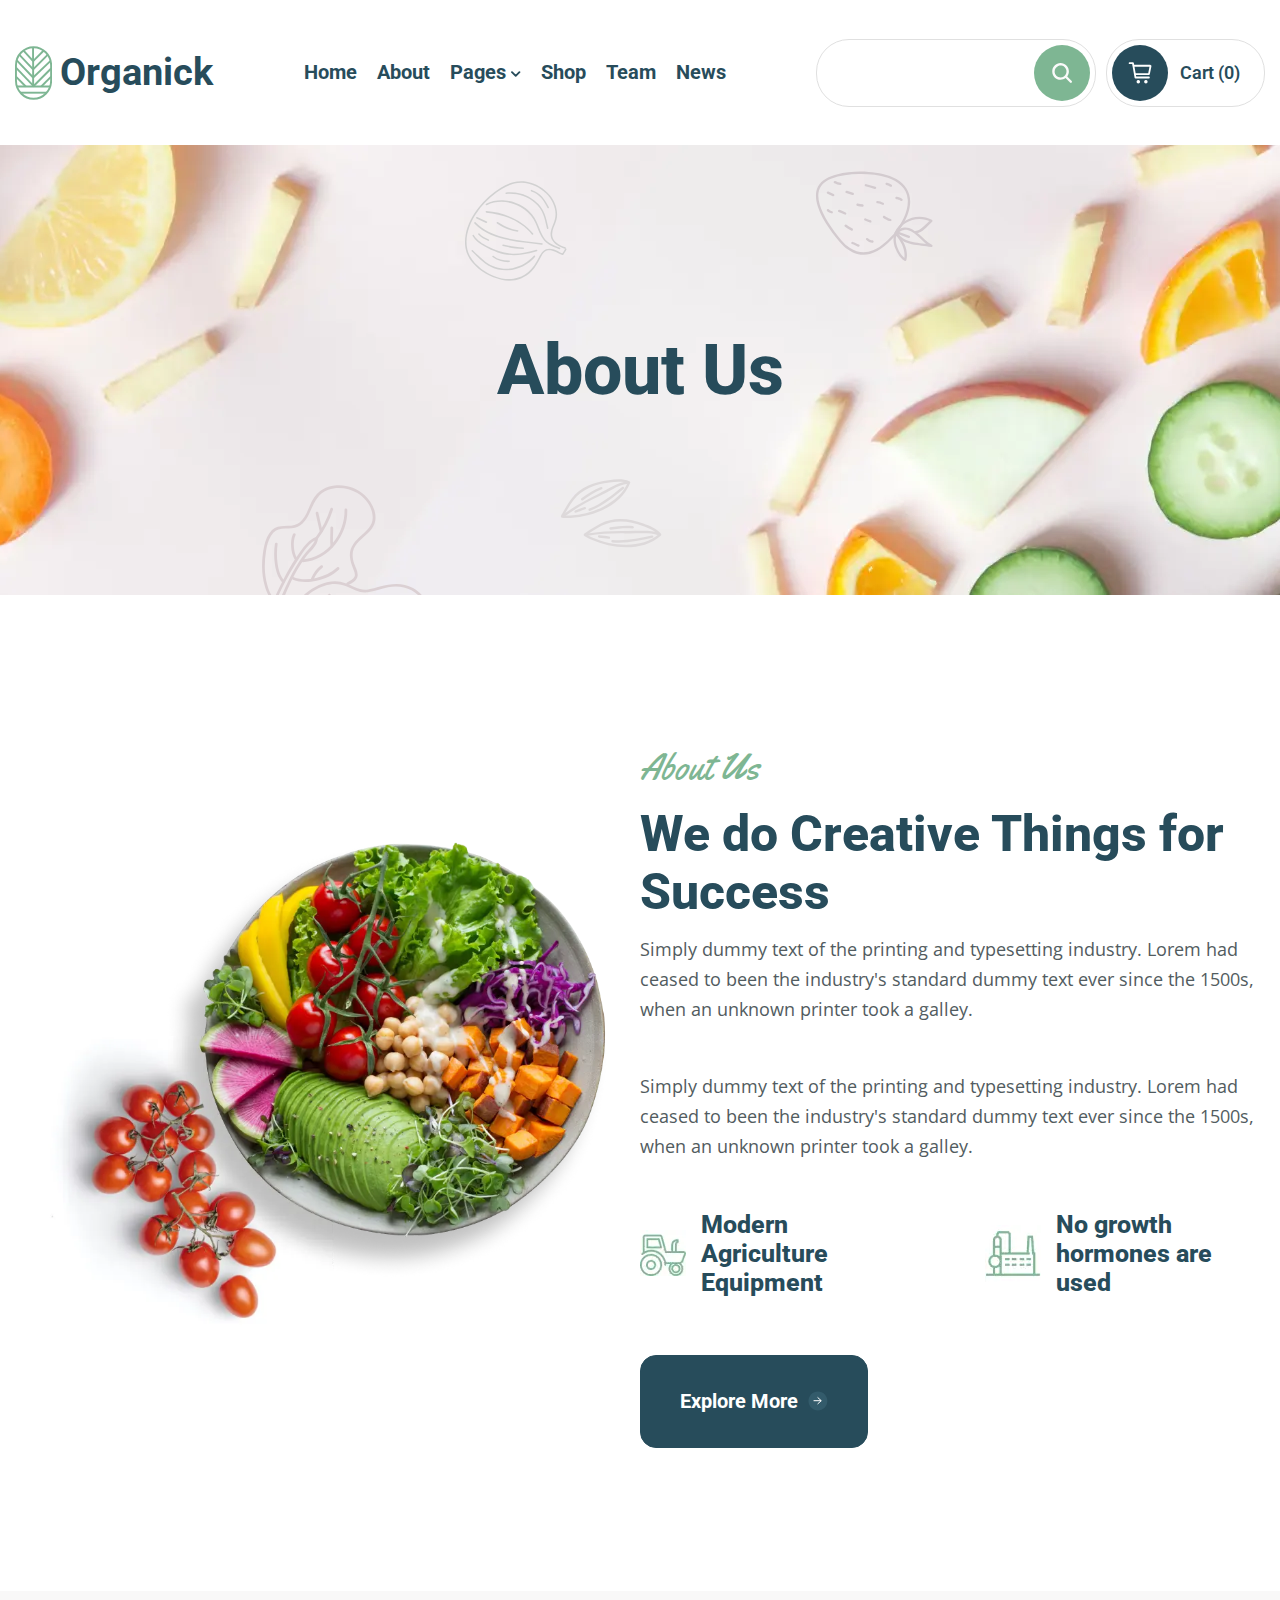
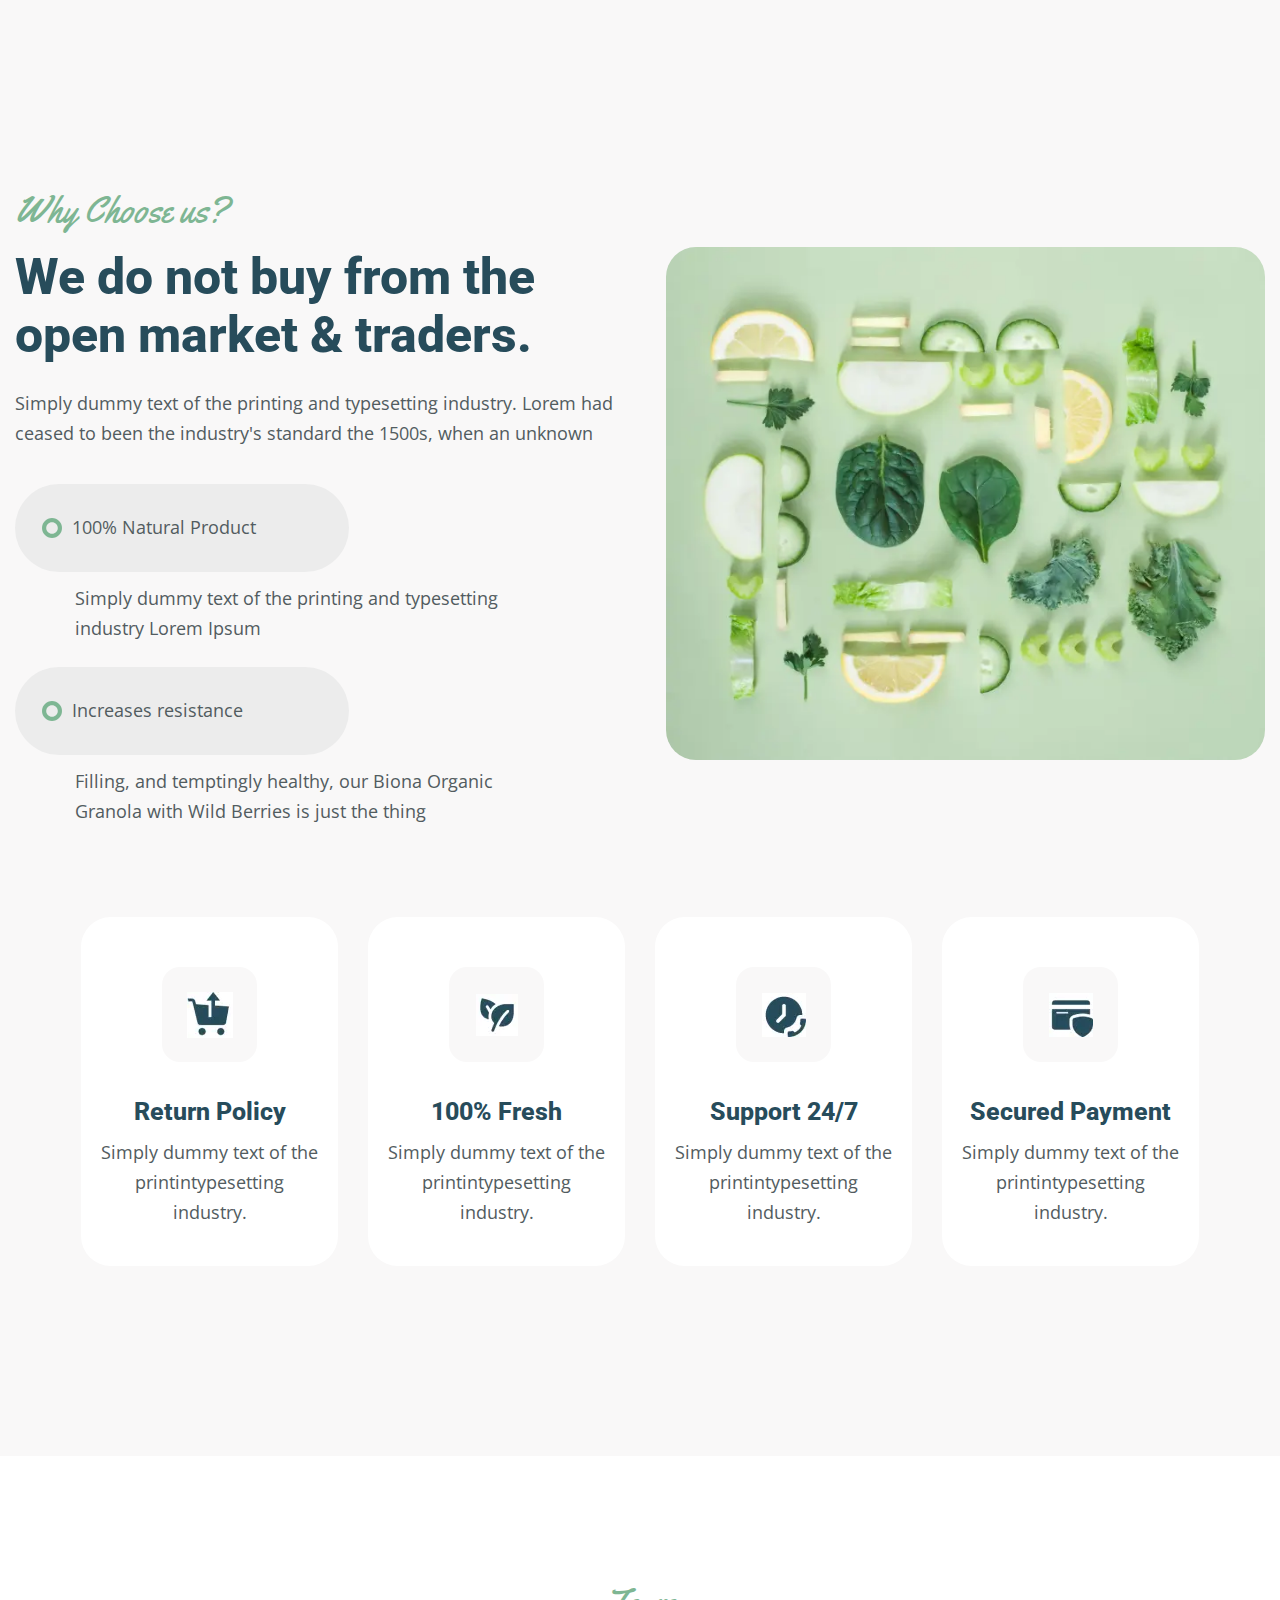
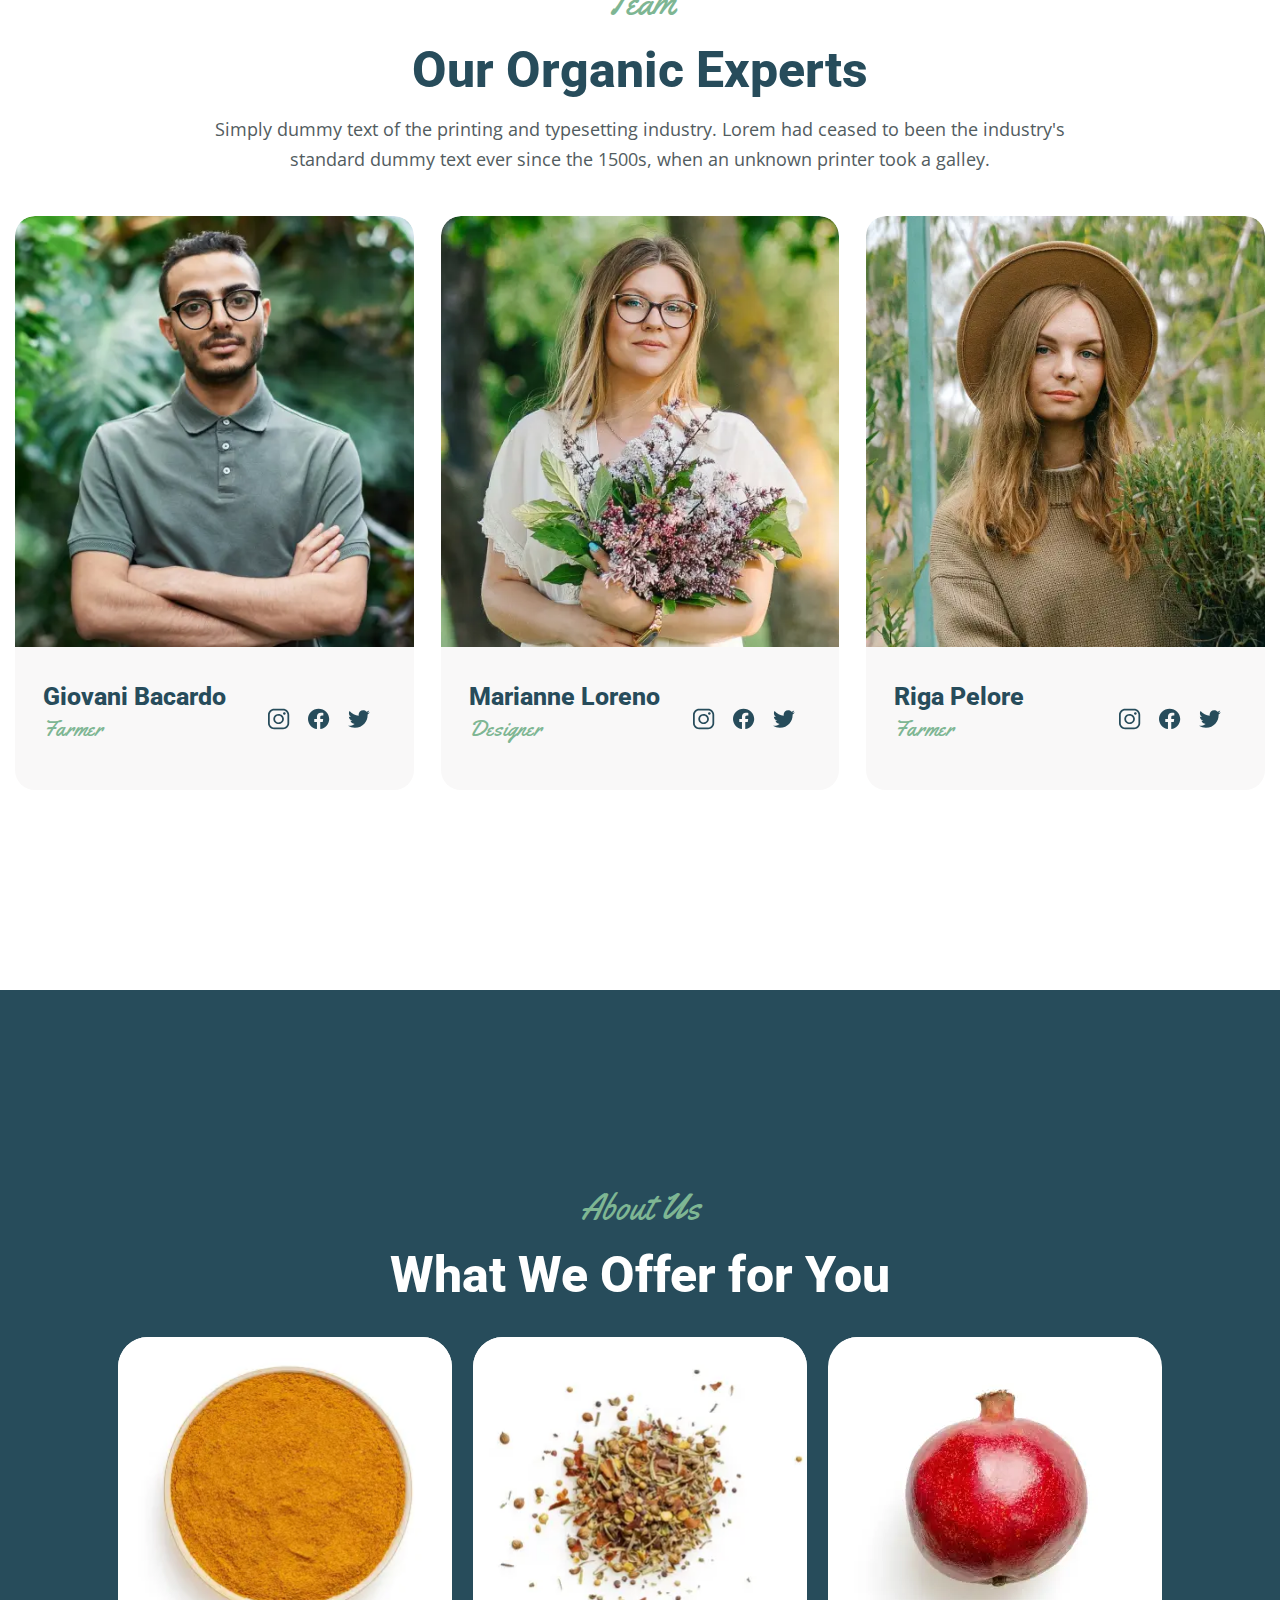
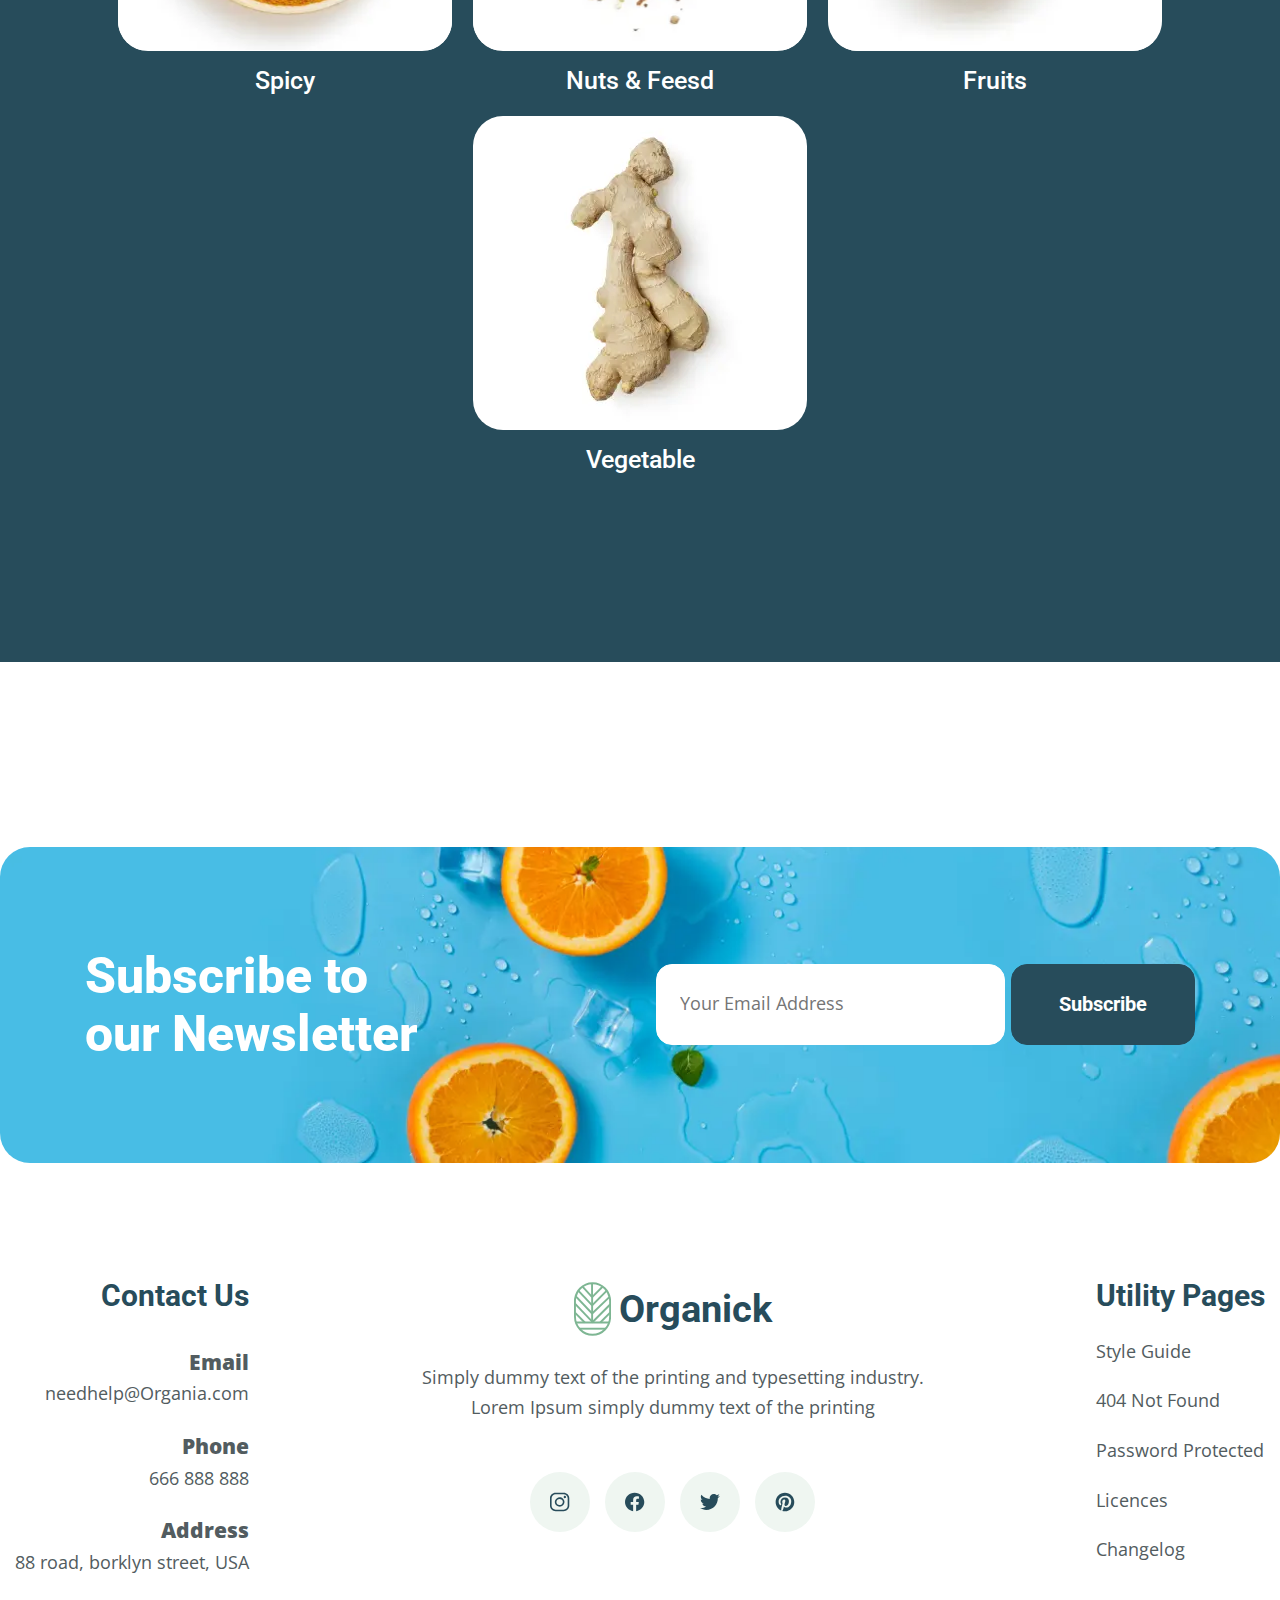
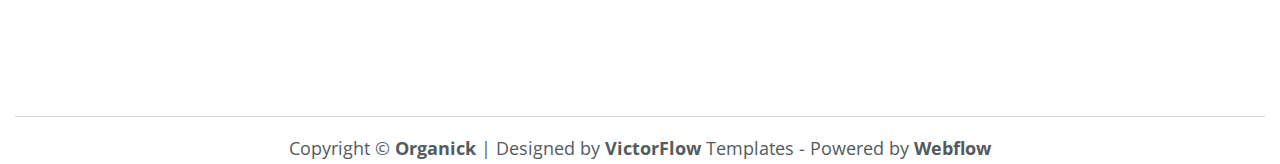
<file: about.html>
<!DOCTYPE html>
<html lang="en">

<head>
    <meta charset="UTF-8">
    <meta http-equiv="X-UA-Compatible" content="IE=edge">
    <meta name="viewport" content="width=device-width, initial-scale=1.0">
    <link rel="stylesheet"
        href="https://cdnjs.cloudflare.com/ajax/libs/modern-normalize/1.1.0/modern-normalize.min.css">
    <link
        href="https://fonts.googleapis.com/css2?family=Open+Sans:wght@400;600;700&family=Roboto:wght@400;500;700;900&family=Yellowtail&display=swap"
        rel="stylesheet">
    <link rel="stylesheet" href="./css/main.min.css">
    <title>Organic</title>
</head>

<body>
    <header class="header">
        <div class="header__container">
            <div class="header__body">
                <a href="./index.html" class="header__logo">
                    <svg class="header__logo-icon">
                        <use href="./icon/sprite.svg#icon-logo"></use>
                    </svg>
                    Organick
                </a>
                <nav class="header__nav">
                    <ul class="header__list">
                        <li class="header__item"><a href="./index.html" class="header__link">Home</a></li>
                        <li class="header__item"><a href="./about.html" class="header__link">About</a></li>
                        <li class="header__item js-block-hover"><a href="#" class="header__link">Pages</a>
                            <svg class='header__icon-arrow js-arrow'>
                                <use href='./icon/sprite.svg#icon-arrow_bottom'></use>
                            </svg>
                            <ul class="header__sublist">
                                <li class="header__subitem">
                                    <a href="./services.html" class="header__sublink">Service</a>
                                </li>
                                <li class="header__subitem">
                                    <a href="./quality.html" class="header__sublink">Quality</a>
                                </li>
                                <li class="header__subitem">
                                    <a href="./portfolio.html" class="header__sublink">Portfolio</a>
                                </li>
                                <li class="header__subitem">
                                    <a href="./blog.html" class="header__sublink">Blog</a>
                                </li>
                                <li class="header__subitem">
                                    <a href="./contact.html" class="header__sublink">Contact</a>
                                </li>
                            </ul>
                        </li>
                        <li class="header__item"><a href="./shop.html" class="header__link">Shop</a></li>
                        <li class="header__item"><a href="./team.html" class="header__link">Team</a></li>
                        <li class="header__item"><a href="./news.html" class="header__link">News</a></li>
                    </ul>
                </nav>
                <div class="header__wrapper">
                    <div class="header__search">
                        <div class="header__wrapper-search">
                            <svg class='header__icon-search'>
                                <use href='./icon/sprite.svg#icon-search'></use>
                            </svg>
                        </div>
                        <input type="text" class="header__input">
                    </div>
                    <div class="header__cart">
                        <div class="header__wrapper-cart">
                            <svg class='header__icon-cart'>
                                <use href='./icon/sprite.svg#icon-cart'></use>
                            </svg>
                        </div>
                        <p class="header__text">Cart (<span>0</span>)</p>
                    </div>
                </div>
                <div class="header__burger-icon js-burger-open">
                    <svg class='burger-icon'>
                        <use href='./icon/sprite.svg#icon-burger'></use>
                    </svg>
                </div>
                <div class="burger__icon-close js-burger-close">
                    <svg class='burger-close'>
                        <use href='./icon/sprite.svg#icon-cross'></use>
                    </svg>
                </div>
                <div class="burger__menu js-burger-menu">
                    <div class="burger__container">
                        <div class="burger__body">
                            <nav class="burger__nav">
                                <ul class="burger__list">
                                    <li class="burger__item"><a href="./index.html"
                                            class="burger__link js-burger-link">Home</a></li>
                                    <li class="burger__item"><a href="./about.html"
                                            class="burger__link js-burger-link">About</a></li>
                                    <li class="burger__item"><a href="#" class="burger__link">Pages</a>
                                        <svg class='header__icon-arrow js-arrow'>
                                            <use href='./icon/sprite.svg#icon-arrow_bottom'></use>
                                        </svg>
                                        <ul class="header__sublist-burger">
                                            <li class="header__subitem-burger">
                                                <a href="./services.html" class="header__sublink-burger">Service</a>
                                            </li>
                                            <li class="header__subitem-burger">
                                                <a href="./quality.html" class="header__sublink-burger">Quality</a>
                                            </li>
                                            <li class="header__subitem-burger">
                                                <a href="./portfolio.html"
                                                    class="header__sublink-burger">Portfolio</a>
                                            </li>
                                            <li class="header__subitem-burger">
                                                <a href="./blog.html" class="header__sublink-burger">Blog</a>
                                            </li>
                                            <li class="header__subitem-burger">
                                                <a href="./contact.html" class="header__sublink-burger">Contact</a>
                                            </li>
                                        </ul>
                                    </li>
                                    <li class="burger__item"><a href="./shop.html"
                                            class="burger__link js-burger-link">Shop</a></li>
                                    <li class="burger__item"><a href="./team.html"
                                            class="burger__link js-burger-link">Team</a>
                                    </li>
                                    <li class="burger__item"><a href="./news.html"
                                            class="burger__link js-burger-link">News</a></li>
                                </ul>
                            </nav>
                            <div class="burger__search">
                                <div class="burger__wrapper-search">
                                    <svg class='burger__icon-search'>
                                        <use href='./icon/sprite.svg#icon-search'></use>
                                    </svg>
                                </div>
                                <input type="text" class="burger__input">
                            </div>
                            <div class="burger__cart">
                                <div class="burger__wrapper-cart">
                                    <svg class='burger__icon-cart'>
                                        <use href='./icon/sprite.svg#icon-cart'></use>
                                    </svg>
                                </div>
                                <p class="burger__text">Cart (<span>0</span>)</p>
                            </div>
                        </div>
                    </div>
                </div>
            </div>
        </div>
    </header>

    <main>
        <section class="about__hero">
            <ul class="about__hero-list">
                <li class="about__hero-item"><svg class='about__garlic'>
                        <use href='./icon/sprite.svg#icon-garlic'></use>
                    </svg>
                </li>
                <li class="about__hero-item"><svg class='about__sead'>
                        <use href='./icon/sprite.svg#icon-sead'></use>
                    </svg>
                </li>
                <li class="about__hero-item"><svg class='about__many_leaf'>
                        <use href='./icon/sprite.svg#icon-many_leaf'></use>
                    </svg>
                </li>
                <li class="about__hero-item"><svg class='about__sead_big'>
                        <use href='./icon/sprite.svg#icon-sead_big'></use>
                    </svg>
                </li>
                <li class="about__hero-item"><svg class='about__strawberry'>
                        <use href='./icon/sprite.svg#icon-strawberry'></use>
                    </svg>
                </li>
            </ul>
            <div class="about__hero-container container">
                <div class="about__hero-body">
                    <h1 class="about__hero-title general-title">About Us</h1>
                </div>
            </div>
        </section>
        <section class="about__us">
            <div class="about__us-container container">
                <div class="about__us-body">
                    <div class="about__us-wrapper-img">
                        <img src="./img/vegetables/creative.webp" alt="vegetables" class="about__us-img">
                    </div>
                    <div class="about__us-content">
                        <p class="about__us-lable lable">About Us</p>
                        <h2 class="about__us-title title">We do Creative Things for Success</h2>
                        <p class="about__us-text">Simply dummy text of the printing and typesetting industry. Lorem had
                            ceased to been the industry's standard dummy text ever since the 1500s, when an unknown
                            printer took a galley.
                        </p>
                        <p class="about__us-text">Simply dummy text of the printing and typesetting industry. Lorem had
                            ceased to been the industry's standard dummy text ever since the 1500s, when an unknown
                            printer took a galley.
                        </p>
                        <ul class="about__us-list">
                            <li class="about__us-item">
                                <img src="./img/icons/tractor.webp" alt="tractor" class='about__us-icon'>
                                <h3 class="about__us-subtitle subtitle">Modern Agriculture Equipment</h3>
                            </li>
                            <li class="about__us-item">
                                <img src="./img/icons/plant.webp" alt="plant" class='about__us-icon'>
                                <h3 class="about__us-subtitle subtitle">No growth hormones are used</h3>
                            </li>
                        </ul>
                        <div class="about__us-wrapper-link">
                            <a href="#" class="about__us-button button-blue">Explore More
                                <svg class='main__categories-icon-arrow'>
                                    <use href='./icon/sprite.svg#icon-arrow'></use>
                                </svg>
                            </a>
                        </div>
                    </div>
                </div>
            </div>
        </section>
        <section class="about__why">
            <div class="about__why-container container">
                <div class="about__why-body">
                    <div class="about__why-content">
                        <p class="about__why-lable lable">Why Choose us?</p>
                        <h2 class="about__why-title title">We do not buy from the
                            open market & traders.</h2>
                        <p class="about__why-text">Simply dummy text of the printing and typesetting industry. Lorem had
                            ceased to been the industry's standard the 1500s, when an unknown
                        </p>
                        <ul class="about__why-content-list">
                            <li class="about__why-content-item">
                                <div class="about__why-button">
                                    <svg class='about__why-icon'>
                                        <use href='./icon/sprite.svg#icon-circle'></use>
                                    </svg>
                                    100% Natural Product
                                </div>
                                <p class="about__why-content-text">Simply dummy text of the printing and typesetting
                                    industry Lorem Ipsum
                                </p>
                            </li>
                            <li class="about__why-content-item">
                                <div class="about__why-button">
                                    <svg class='about__why-icon'>
                                        <use href='./icon/sprite.svg#icon-circle'></use>
                                    </svg>
                                    Increases resistance
                                </div>
                                <p class="about__why-content-text">Filling, and temptingly healthy, our Biona Organic
                                    Granola with Wild Berries is just the thing
                                </p>
                            </li>
                        </ul>
                    </div>
                    <div class="about__why-wrapper-img">
                        <img src="./img/why/food.webp" alt="food" class="about__why-image">
                    </div>
                </div>
                <ul class="about__why-list">
                    <li class="about__why-item">
                        <div class="about__why-wrapper">
                            <img src="./img/icons/purchase.webp" alt="purchase" class="about__why-img">
                        </div>
                        <h3 class="about__why-subtitle subtitle">Return Policy</h3>
                        <p class="about__why-text">Simply dummy text of the printintypesetting industry.</p>
                    </li>
                    <li class="about__why-item">
                        <div class="about__why-wrapper">
                            <img src="./img/icons/leaf.webp" alt="leaf" class="about__why-img">
                        </div>
                        <h3 class="about__why-subtitle subtitle">100% Fresh</h3>
                        <p class="about__why-text">Simply dummy text of the printintypesetting industry.</p>
                    </li>
                    <li class="about__why-item">
                        <div class="about__why-wrapper">
                            <img src="./img/icons/call.webp" alt="call" class="about__why-img">
                        </div>
                        <h3 class="about__why-subtitle subtitle">Support 24/7</h3>
                        <p class="about__why-text">Simply dummy text of the printintypesetting industry.</p>
                    </li>
                    <li class="about__why-item">
                        <div class="about__why-wrapper">
                            <img src="./img/icons/security.webp" alt="security" class="about__why-img">
                        </div>
                        <h3 class="about__why-subtitle subtitle">Secured Payment</h3>
                        <p class="about__why-text">Simply dummy text of the printintypesetting industry.</p>
                    </li>
                </ul>
            </div>
        </section>
        <section class="about__team">
            <div class="about__team-container container">
                <div class="about__team-body">
                    <p class="about__team-lable lable">Team</p>
                    <h2 class="about__team-title title">Our Organic Experts</h2>
                    <p class="about__team-text">Simply dummy text of the printing and typesetting industry. Lorem had
                        ceased to been the industry's standard dummy text ever since the 1500s, when an unknown printer
                        took a galley.
                    </p>
                    <ul class="about__team-list">
                        <li class="about__team-item">
                            <div class="about__team-wrapper-image">
                                <img src="./img/team/giovani.webp" alt="Giovani" class="about__team-img">
                            </div>
                            <div class="about__team-thumb">
                                <div class="about__team-wrapper">
                                    <h3 class="about__team-name subtitle">Giovani Bacardo</h3>
                                    <p class="about__team-position lable">Farmer</p>
                                </div>
                                <ul class="about__team-list-social">
                                    <li class="about__team-item-social">
                                        <a href="https://www.instagram.com/" class="about__team-link" target="_blank">
                                            <svg class='about__team-icon'>
                                                <use href='./icon/sprite.svg#icon-inst'></use>
                                            </svg>
                                        </a>
                                    </li>
                                    <li class="about__team-item-social">
                                        <a href="https://www.facebook.com/?locale=uk_UA" class="about__team-link"
                                            target="_blank">
                                            <svg class='about__team-icon'>
                                                <use href='./icon/sprite.svg#icon-fb'></use>
                                            </svg>
                                        </a>
                                    </li>
                                    <li class="about__team-item-social">
                                        <a href="https://twitter.com/?lang=uk" class="about__team-link" target="_blank">
                                            <svg class='about__team-icon'>
                                                <use href='./icon/sprite.svg#icon-twit'></use>
                                            </svg>
                                        </a>
                                    </li>
                                </ul>
                            </div>
                        </li>
                        <li class="about__team-item">
                            <div class="about__team-wrapper-image">
                                <img src="./img/team/marianne.webp" alt="Marianne" class="about__team-img">
                            </div>
                            <div class="about__team-thumb">
                                <div class="about__team-wrapper">
                                    <h3 class="about__team-name subtitle">Marianne Loreno</h3>
                                    <p class="about__team-position lable">Designer</p>
                                </div>
                                <ul class="about__team-list-social">
                                    <li class="about__team-item-social">
                                        <a href="https://www.instagram.com/" class="about__team-link" target="_blank">
                                            <svg class='about__team-icon'>
                                                <use href='./icon/sprite.svg#icon-inst'></use>
                                            </svg>
                                        </a>
                                    </li>
                                    <li class="about__team-item-social">
                                        <a href="https://www.facebook.com/?locale=uk_UA" class="about__team-link"
                                            target="_blank">
                                            <svg class='about__team-icon'>
                                                <use href='./icon/sprite.svg#icon-fb'></use>
                                            </svg>
                                        </a>
                                    </li>
                                    <li class="about__team-item-social">
                                        <a href="https://twitter.com/?lang=uk" class="about__team-link" target="_blank">
                                            <svg class='about__team-icon'>
                                                <use href='./icon/sprite.svg#icon-twit'></use>
                                            </svg>
                                        </a>
                                    </li>
                                </ul>
                            </div>
                        </li>
                        <li class="about__team-item">
                            <div class="about__team-wrapper-image">
                                <img src="./img/team/riga.webp" alt="Riga" class="about__team-img">
                            </div>
                            <div class="about__team-thumb">
                                <div class="about__team-wrapper">
                                    <h3 class="about__team-name subtitle">Riga Pelore</h3>
                                    <p class="about__team-position lable">Farmer</p>
                                </div>
                                <ul class="about__team-list-social">
                                    <li class="about__team-item-social">
                                        <a href="https://www.instagram.com/" class="about__team-link" target="_blank">
                                            <svg class='about__team-icon'>
                                                <use href='./icon/sprite.svg#icon-inst'></use>
                                            </svg>
                                        </a>
                                    </li>
                                    <li class="about__team-item-social">
                                        <a href="https://www.facebook.com/?locale=uk_UA" class="about__team-link"
                                            target="_blank">
                                            <svg class='about__team-icon'>
                                                <use href='./icon/sprite.svg#icon-fb'></use>
                                            </svg>
                                        </a>
                                    </li>
                                    <li class="about__team-item-social">
                                        <a href="https://twitter.com/?lang=uk" class="about__team-link" target="_blank">
                                            <svg class='about__team-icon'>
                                                <use href='./icon/sprite.svg#icon-twit'></use>
                                            </svg>
                                        </a>
                                    </li>
                                </ul>
                            </div>
                        </li>
                    </ul>
                </div>
            </div>
        </section>
        <section class="about__offer">
            <div class="about__offer-container container">
                <div class="about__offer-body">
                    <p class="about__offer-lable lable">About Us</p>
                    <h2 class="about__offer-title title">What We Offer for You</h2>
                    <ul class="about__offer-list">
                        <li class="about__offer-item">
                            <a href="#" class="about__offer-link">
                                <img src="./img/card/spicy.webp" alt="spicy" class="about__offer-img">
                            </a>
                            <p class="about__offer-name subtitle">Spicy</p>
                        </li>
                        <li class="about__offer-item">
                            <a href="#" class="about__offer-link">
                                <img src="./img/card/feesd.webp" alt="Nuts & Feesd" class="about__offer-img">
                            </a>
                            <p class="about__offer-name subtitle">Nuts & Feesd</p>
                        </li>
                        <li class="about__offer-item">
                            <a href="#" class="about__offer-link">
                                <img src="./img/card/fruits.webp" alt="garnet" class="about__offer-img">
                            </a>
                            <p class="about__offer-name subtitle">Fruits</p>
                        </li>
                        <li class="about__offer-item">
                            <a href="#" class="about__offer-link">
                                <img src="./img/card/vegetable.webp" alt="ginger" class="about__offer-img">
                            </a>
                            <p class="about__offer-name subtitle">Vegetable</p>
                        </li>
                    </ul>
                </div>
            </div>
        </section>
        <section class="subscribe">
            <div class="subscribe__container container">
                <div class="subscribe__body">
                    <h2 class="subscribe__title title">Subscribe to our Newsletter</h2>
                    <form class="subscribe__form">
                        <input type="email" class="subscribe__input" placeholder="Your Email Address" required>
                        <button type="submit" class="subscribe__button button-blue">Subscribe</button>
                    </form>
                </div>
            </div>
        </section>
    </main>

    <footer class="footer">
        <div class="footer__container container">
            <div class="footer__body">
                <div class="footer__wrapper-contact">
                    <h2 class="footer__contact-title">Contact Us</h2>
                    <ul class="footer__contact-list">
                        <li class="footer__contact-item">
                            <h3 class="footer__item-title">Email</h3>
                            <a href="mailto:needhelp@Organia.com" class="footer__contact-link">needhelp@Organia.com</a>
                        </li>
                        <li class="footer__contact-item">
                            <h3 class="footer__item-title">Phone</h3>
                            <a href="tel:+1666888888" class="footer__contact-link">666 888 888</a>
                        </li>
                        <li class="footer__contact-item">
                            <h3 class="footer__item-title">Address</h3>
                            <a href="https://www.google.com/maps/place/88th+St,+Brooklyn,+NY,+%D0%A1%D0%BF%D0%BE%D0%BB%D1%83%D1%87%D0%B5%D0%BD%D1%96+%D0%A8%D1%82%D0%B0%D1%82%D0%B8+%D0%90%D0%BC%D0%B5%D1%80%D0%B8%D0%BA%D0%B8/@40.6219333,-74.0337219,17z/data=!3m1!4b1!4m6!3m5!1s0x89c24f8a621ff737:0x63b87b08f5ac9099!8m2!3d40.6219293!4d-74.031147!16s%2Fg%2F1tm8fx3q?entry=ttu"
                                target="_blank" class="footer__contact-link">88 road, borklyn street, USA</a>
                        </li>
                    </ul>
                </div>
                <div class="footer__wrapper-social">
                    <a href="./index.html" class="footer__logo">
                        <svg class="footer__logo-icon">
                            <use href="./icon/sprite.svg#icon-logo"></use>
                        </svg>
                        Organick
                    </a>
                    <p class="footer__social-text">Simply dummy text of the printing and typesetting industry.
                        Lorem Ipsum simply dummy text of the printing
                    </p>
                    <ul class="footer__social-list">
                        <li class="footer__social-item">
                            <a href="https://www.instagram.com/" target="_blank" class="footer__social-link">
                                <svg class='footer__social-icon'>
                                    <use href='./icon/sprite.svg#icon-inst'></use>
                                </svg>
                            </a>
                        </li>
                        <li class="footer__social-item">
                            <a href="https://www.facebook.com/?locale=uk_UA" target="_blank"
                                class="footer__social-link">
                                <svg class='footer__social-icon'>
                                    <use href='./icon/sprite.svg#icon-fb'></use>
                                </svg>
                            </a>
                        </li>
                        <li class="footer__social-item">
                            <a href="https://twitter.com/?lang=uk" target="_blank" class="footer__social-link">
                                <svg class='footer__social-icon'>
                                    <use href='./icon/sprite.svg#icon-twit'></use>
                                </svg>
                            </a>
                        </li>
                        <li class="footer__social-item">
                            <a href="https://ru.pinterest.com/" target="_blank" class="footer__social-link">
                                <svg class='footer__social-icon'>
                                    <use href='./icon/sprite.svg#icon-pin'></use>
                                </svg>
                            </a>
                        </li>
                    </ul>
                </div>
                <div class="footer__wrapper-utility">
                    <h2 class="footer__utility-title">Utility Pages</h2>
                    <ul class="footer__utility-list">
                        <li class="footer__utility-item">
                            <a href="#" class="footer__utility-link">Style Guide
                            </a>
                        </li>
                        <li class="footer__utility-item">
                            <a href="#" class="footer__utility-link">404 Not Found
                            </a>
                        </li>
                        <li class="footer__utility-item">
                            <a href="#" class="footer__utility-link">Password Protected
                            </a>
                        </li>
                        <li class="footer__utility-item">
                            <a href="#" class="footer__utility-link">Licences
                            </a>
                        </li>
                        <li class="footer__utility-item">
                            <a href="#" class="footer__utility-link">Changelog</a>
                        </li>
                    </ul>
                </div>
            </div>
            <span class="footer__line"></span>
            <p class="footer__policy-text">Copyright &#169; <span class="strong">Organick</span> | Designed by <span
                    class="strong">VictorFlow</span> Templates - Powered by <span class="strong">Webflow</span>
            </p>
        </div>
    </footer>

    <div class="backdrop js-backdrop-subscribe">
        <div class="modal__window">
            <div class="modal__window-container">
                <div class="modal__window-body">
                    <h2 class="modal__title title">Successfully!</h2>
                    <p class="modal__text">You have successfully subscribed.</p>
                    <button type="button" class="modal__button button-blue js-button-subscribe">Ok</button>
                </div>
            </div>
        </div>
    </div>

    <script src="./js/burger-menu.js" type="module"></script>
    <script src="./js/subscribe.js" type="module"></script>
    <script src="./js/list.js" type="module"></script>
</body>

</html>
</file>
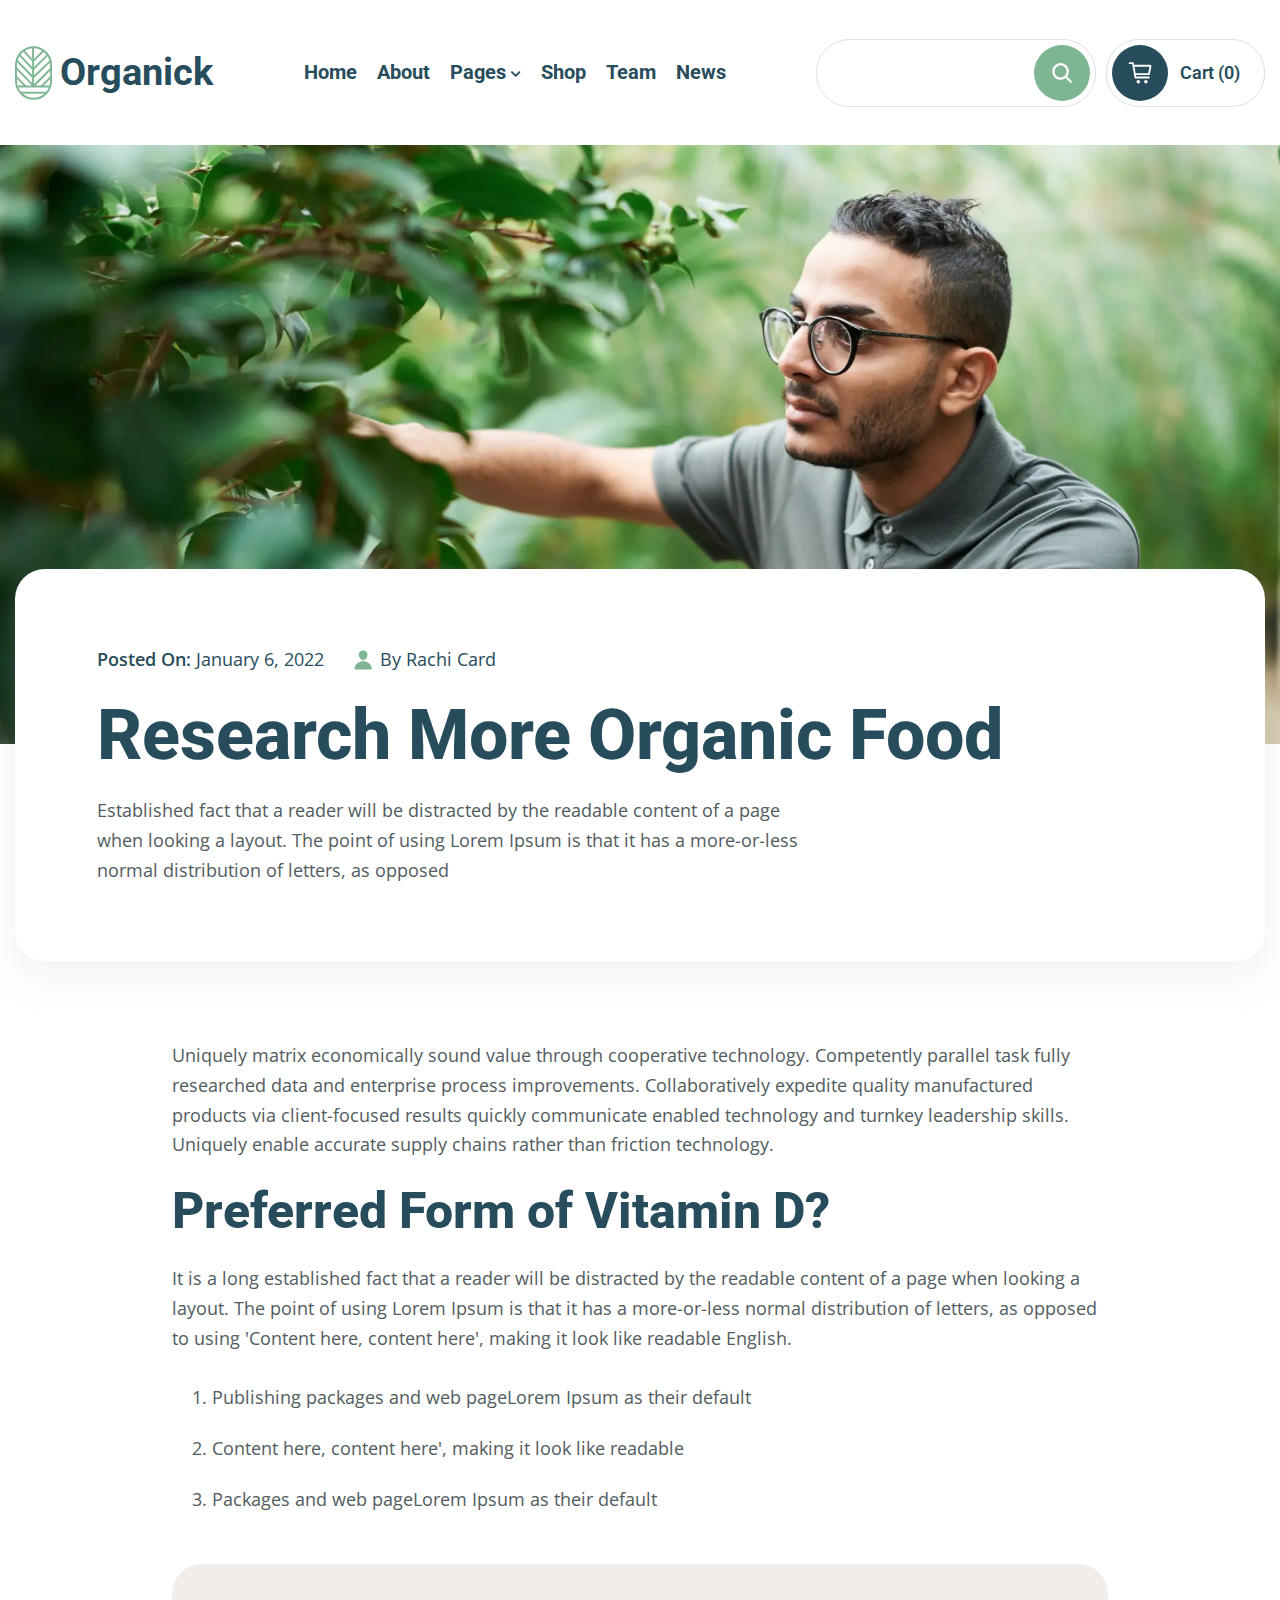
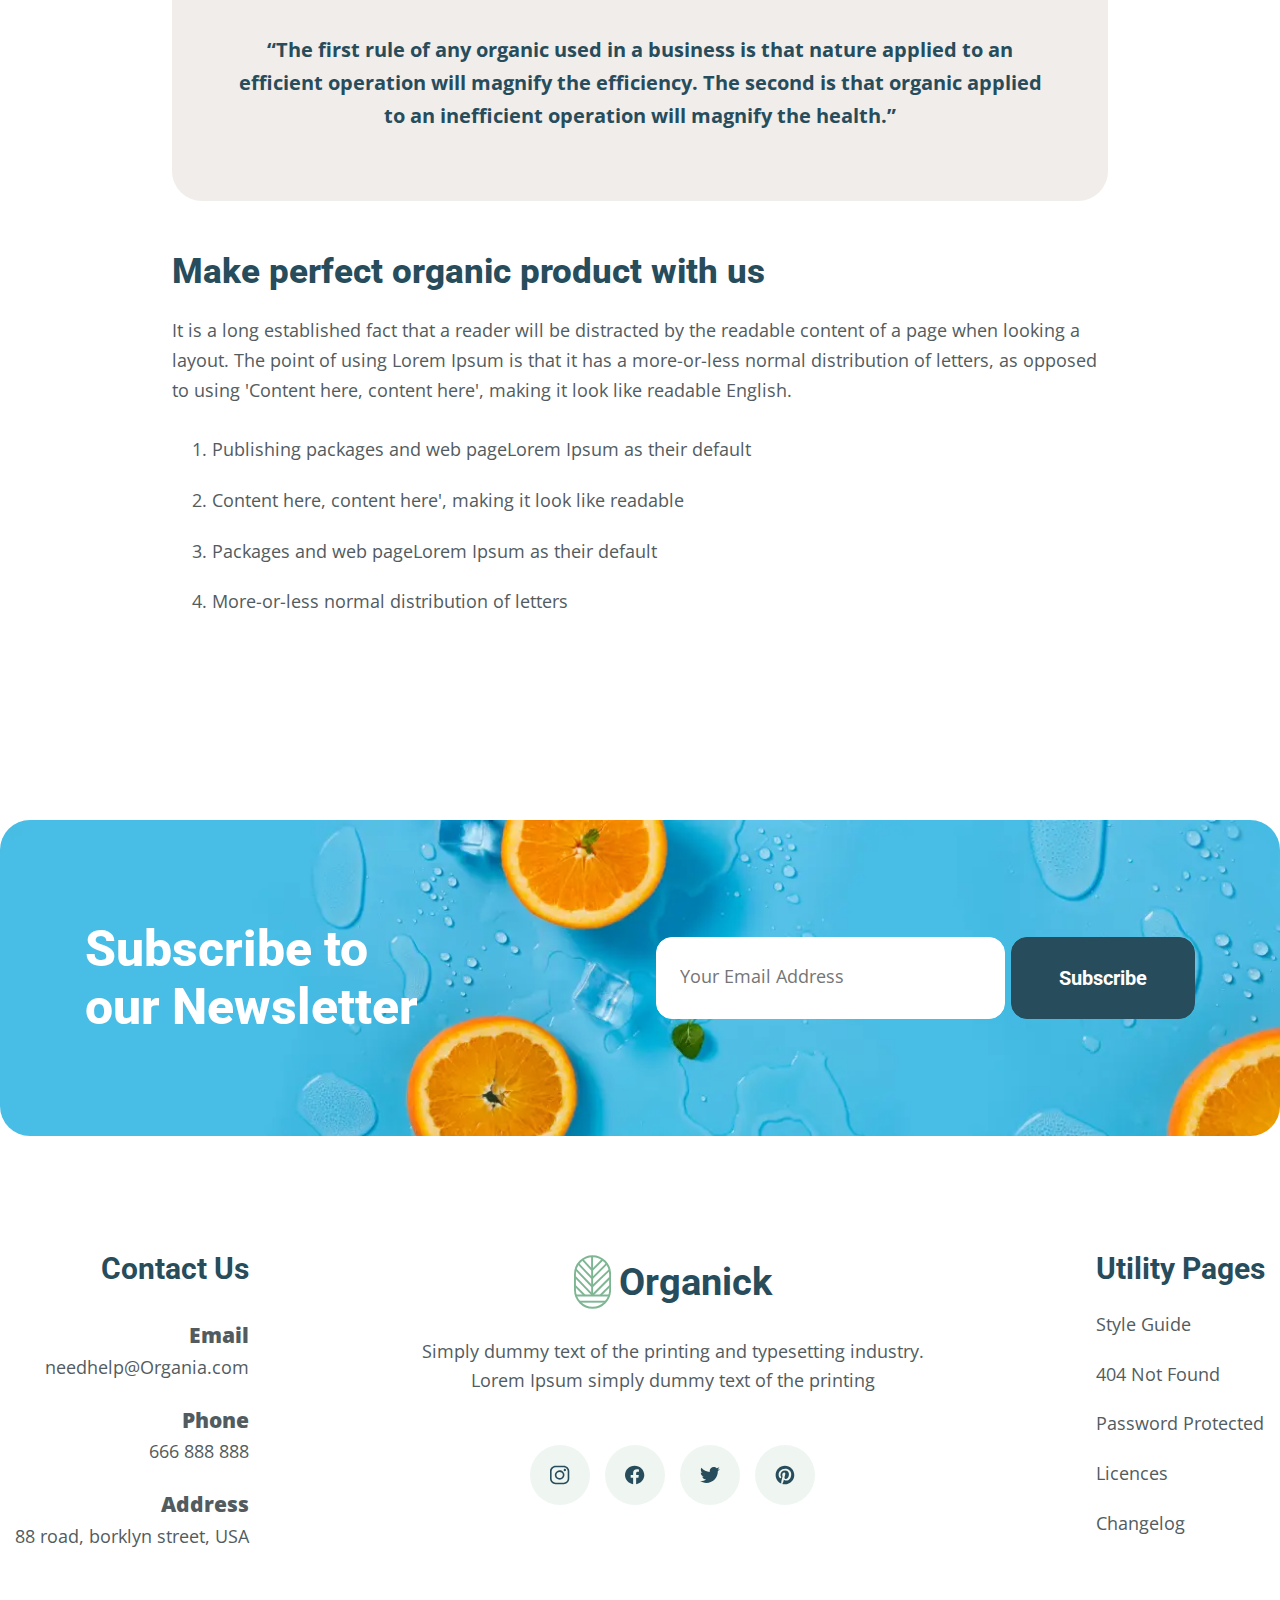
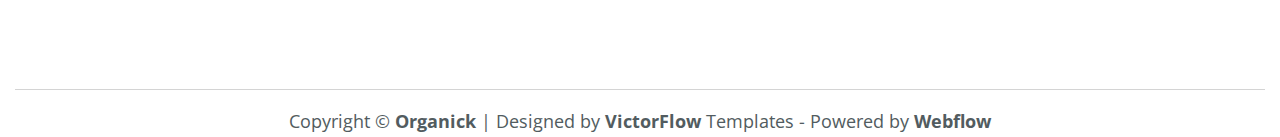
<file: blog.html>
<!DOCTYPE html>
<html lang="en">

<head>
    <meta charset="UTF-8">
    <meta http-equiv="X-UA-Compatible" content="IE=edge">
    <meta name="viewport" content="width=device-width, initial-scale=1.0">
    <link rel="stylesheet"
        href="https://cdnjs.cloudflare.com/ajax/libs/modern-normalize/1.1.0/modern-normalize.min.css">
    <link
        href="https://fonts.googleapis.com/css2?family=Open+Sans:wght@400;600;700&family=Roboto:wght@400;500;700;900&family=Yellowtail&display=swap"
        rel="stylesheet">
    <link rel="stylesheet" href="./css/main.min.css">
    <title>Organic</title>
</head>

<body>
    <header class="header">
        <div class="header__container">
            <div class="header__body">
                <a href="./index.html" class="header__logo">
                    <svg class="header__logo-icon">
                        <use href="./icon/sprite.svg#icon-logo"></use>
                    </svg>
                    Organick
                </a>
                <nav class="header__nav">
                    <ul class="header__list">
                        <li class="header__item"><a href="./index.html" class="header__link">Home</a></li>
                        <li class="header__item"><a href="./about.html" class="header__link">About</a></li>
                        <li class="header__item js-block-hover"><a href="#" class="header__link">Pages</a>
                            <svg class='header__icon-arrow js-arrow'>
                                <use href='./icon/sprite.svg#icon-arrow_bottom'></use>
                            </svg>
                            <ul class="header__sublist">
                                <li class="header__subitem">
                                    <a href="./services.html" class="header__sublink">Service</a>
                                </li>
                                <li class="header__subitem">
                                    <a href="./quality.html" class="header__sublink">Quality</a>
                                </li>
                                <li class="header__subitem">
                                    <a href="./portfolio.html" class="header__sublink">Portfolio</a>
                                </li>
                                <li class="header__subitem">
                                    <a href="./blog.html" class="header__sublink">Blog</a>
                                </li>
                                <li class="header__subitem">
                                    <a href="./contact.html" class="header__sublink">Contact</a>
                                </li>
                            </ul>
                        </li>
                        <li class="header__item"><a href="./shop.html" class="header__link">Shop</a></li>
                        <li class="header__item"><a href="./team.html" class="header__link">Team</a></li>
                        <li class="header__item"><a href="./news.html" class="header__link">News</a></li>
                    </ul>
                </nav>
                <div class="header__wrapper">
                    <div class="header__search">
                        <div class="header__wrapper-search">
                            <svg class='header__icon-search'>
                                <use href='./icon/sprite.svg#icon-search'></use>
                            </svg>
                        </div>
                        <input type="text" class="header__input">
                    </div>
                    <div class="header__cart">
                        <div class="header__wrapper-cart">
                            <svg class='header__icon-cart'>
                                <use href='./icon/sprite.svg#icon-cart'></use>
                            </svg>
                        </div>
                        <p class="header__text">Cart (<span>0</span>)</p>
                    </div>
                </div>
                <div class="header__burger-icon js-burger-open">
                    <svg class='burger-icon'>
                        <use href='./icon/sprite.svg#icon-burger'></use>
                    </svg>
                </div>
                <div class="burger__icon-close js-burger-close">
                    <svg class='burger-close'>
                        <use href='./icon/sprite.svg#icon-cross'></use>
                    </svg>
                </div>
                <div class="burger__menu js-burger-menu">
                    <div class="burger__container">
                        <div class="burger__body">
                            <nav class="burger__nav">
                                <ul class="burger__list">
                                    <li class="burger__item"><a href="./index.html"
                                            class="burger__link js-burger-link">Home</a></li>
                                    <li class="burger__item"><a href="./about.html"
                                            class="burger__link js-burger-link">About</a></li>
                                    <li class="burger__item"><a href="#" class="burger__link">Pages</a>
                                        <svg class='header__icon-arrow js-arrow'>
                                            <use href='./icon/sprite.svg#icon-arrow_bottom'></use>
                                        </svg>
                                        <ul class="header__sublist-burger">
                                            <li class="header__subitem-burger">
                                                <a href="./services.html" class="header__sublink-burger">Service</a>
                                            </li>
                                            <li class="header__subitem-burger">
                                                <a href="./quality.html" class="header__sublink-burger">Quality</a>
                                            </li>
                                            <li class="header__subitem-burger">
                                                <a href="./portfolio.html"
                                                    class="header__sublink-burger">Portfolio</a>
                                            </li>
                                            <li class="header__subitem-burger">
                                                <a href="./blog.html" class="header__sublink-burger">Blog</a>
                                            </li>
                                            <li class="header__subitem-burger">
                                                <a href="./contact.html" class="header__sublink-burger">Contact</a>
                                            </li>
                                        </ul>
                                    </li>
                                    <li class="burger__item"><a href="./shop.html"
                                            class="burger__link js-burger-link">Shop</a></li>
                                    <li class="burger__item"><a href="./team.html"
                                            class="burger__link js-burger-link">Team</a>
                                    </li>
                                    <li class="burger__item"><a href="./news.html"
                                            class="burger__link js-burger-link">News</a></li>
                                </ul>
                            </nav>
                            <div class="burger__search">
                                <div class="burger__wrapper-search">
                                    <svg class='burger__icon-search'>
                                        <use href='./icon/sprite.svg#icon-search'></use>
                                    </svg>
                                </div>
                                <input type="text" class="burger__input">
                            </div>
                            <div class="burger__cart">
                                <div class="burger__wrapper-cart">
                                    <svg class='burger__icon-cart'>
                                        <use href='./icon/sprite.svg#icon-cart'></use>
                                    </svg>
                                </div>
                                <p class="burger__text">Cart (<span>0</span>)</p>
                            </div>
                        </div>
                    </div>
                </div>
            </div>
        </div>
    </header>

    <main>
        <div class="blog__hero">
            <div class="blog__hero-container">
                <div class="blog__hero-body">
                    <img src="./img/hero/hero_blog.webp" alt="man" class="blog__hero-img">
                </div>
            </div>
        </div>
        <section class="blog__content">
            <div class="blog__content-container container">
                <div class="blog__content-header">
                    <div class="blog__content-wrapper">
                        <p class="blog__content-date"><span>Posted On:</span> January 6, 2022</p>
                        <div class="blog__content-wrapper-admin">
                            <svg class='blog__content-admin-icon'>
                                <use href='./icon/sprite.svg#icon-person'></use>
                            </svg>
                            <p class="blog__content-admin">By Rachi Card</p>
                        </div>
                    </div>
                    <h2 class="blog__content-header-title general-title">Research More Organic Food</h2>
                    <p class="blog__content-header-text">Established fact that a reader will be distracted by the readable
                        content of a page when looking a layout. The point of using Lorem Ipsum is that it has a
                        more-or-less normal distribution of letters, as opposed
                    </p>
                </div>
                <div class="blog__content-body">
                    <p class="blog__content-text">Uniquely matrix economically sound value through cooperative
                        technology. Competently parallel task fully researched data and enterprise process improvements.
                        Collaboratively expedite quality manufactured products via client-focused results quickly
                        communicate enabled technology and turnkey leadership skills. Uniquely enable accurate supply
                        chains rather than friction technology.
                    </p>
                    <div class="blog__content-wrapper-vitamin">
                        <h3 class="blog__content-title title">Preferred Form of Vitamin D?</h3>
                        <p class="blog__content-text">It is a long established fact that a reader will be distracted by
                            the readable content of a page when looking a layout. The point of using Lorem Ipsum is that
                            it has a more-or-less normal distribution of letters, as opposed to using 'Content here,
                            content here', making it look like readable English.
                        </p>
                        <ol type="1"  class="blog__content-list">
                            <li class="blog__content-item">Publishing packages and web pageLorem Ipsum as their default
                            </li>
                            <li class="blog__content-item">Content here, content here', making it look like readable
                            </li>
                            <li class="blog__content-item">Packages and web pageLorem Ipsum as their default</li>
                        </ol>
                    </div>
                    <div class="blog__content-wrapper-rule">
                        <p class="blog__content-rule">“The first rule of any organic used in a business is that nature
                            applied to an efficient operation will magnify the efficiency. The second is that organic
                            applied to an inefficient operation will magnify the health.”
                        </p>
                    </div>
                    <div class="blog__content-wrapper-perfect">
                        <h3 class="blog__content-perfect-title">Make perfect organic product with us</h3>
                        <p class="blog__content-text">It is a long established fact that a reader will be distracted by
                            the readable content of a page when looking a layout. The point of using Lorem Ipsum is that
                            it has a more-or-less normal distribution of letters, as opposed to using 'Content here,
                            content here', making it look like readable English.
                        </p>
                        <ol type="1" class="blog__content-list-rule">
                            <li class="blog__content-item-rule">Publishing packages and web pageLorem Ipsum as their default</li>
                            <li class="blog__content-item-rule">Content here, content here', making it look like readable</li>
                            <li class="blog__content-item-rule">Packages and web pageLorem Ipsum as their default</li>
                            <li class="blog__content-item-rule">More-or-less normal distribution of letters</li>
                        </ol>
                    </div>
                </div>
            </div>
        </section>
        <section class="subscribe">
            <div class="subscribe__container container">
                <div class="subscribe__body">
                    <h2 class="subscribe__title title">Subscribe to our Newsletter</h2>
                    <form class="subscribe__form">
                        <input type="email" class="subscribe__input" placeholder="Your Email Address" required>
                        <button type="submit" class="subscribe__button button-blue">Subscribe</button>
                    </form>
                </div>
            </div>
        </section>
    </main>

    <footer class="footer">
        <div class="footer__container container">
            <div class="footer__body">
                <div class="footer__wrapper-contact">
                    <h2 class="footer__contact-title">Contact Us</h2>
                    <ul class="footer__contact-list">
                        <li class="footer__contact-item">
                            <h3 class="footer__item-title">Email</h3>
                            <a href="mailto:needhelp@Organia.com" class="footer__contact-link">needhelp@Organia.com</a>
                        </li>
                        <li class="footer__contact-item">
                            <h3 class="footer__item-title">Phone</h3>
                            <a href="tel:+1666888888" class="footer__contact-link">666 888 888</a>
                        </li>
                        <li class="footer__contact-item">
                            <h3 class="footer__item-title">Address</h3>
                            <a href="https://www.google.com/maps/place/88th+St,+Brooklyn,+NY,+%D0%A1%D0%BF%D0%BE%D0%BB%D1%83%D1%87%D0%B5%D0%BD%D1%96+%D0%A8%D1%82%D0%B0%D1%82%D0%B8+%D0%90%D0%BC%D0%B5%D1%80%D0%B8%D0%BA%D0%B8/@40.6219333,-74.0337219,17z/data=!3m1!4b1!4m6!3m5!1s0x89c24f8a621ff737:0x63b87b08f5ac9099!8m2!3d40.6219293!4d-74.031147!16s%2Fg%2F1tm8fx3q?entry=ttu"
                                target="_blank" class="footer__contact-link">88 road, borklyn street, USA</a>
                        </li>
                    </ul>
                </div>
                <div class="footer__wrapper-social">
                    <a href="./index.html" class="footer__logo">
                        <svg class="footer__logo-icon">
                            <use href="./icon/sprite.svg#icon-logo"></use>
                        </svg>
                        Organick
                    </a>
                    <p class="footer__social-text">Simply dummy text of the printing and typesetting industry.
                        Lorem Ipsum simply dummy text of the printing
                    </p>
                    <ul class="footer__social-list">
                        <li class="footer__social-item">
                            <a href="https://www.instagram.com/" target="_blank" class="footer__social-link">
                                <svg class='footer__social-icon'>
                                    <use href='./icon/sprite.svg#icon-inst'></use>
                                </svg>
                            </a>
                        </li>
                        <li class="footer__social-item">
                            <a href="https://www.facebook.com/?locale=uk_UA" target="_blank"
                                class="footer__social-link">
                                <svg class='footer__social-icon'>
                                    <use href='./icon/sprite.svg#icon-fb'></use>
                                </svg>
                            </a>
                        </li>
                        <li class="footer__social-item">
                            <a href="https://twitter.com/?lang=uk" target="_blank" class="footer__social-link">
                                <svg class='footer__social-icon'>
                                    <use href='./icon/sprite.svg#icon-twit'></use>
                                </svg>
                            </a>
                        </li>
                        <li class="footer__social-item">
                            <a href="https://ru.pinterest.com/" target="_blank" class="footer__social-link">
                                <svg class='footer__social-icon'>
                                    <use href='./icon/sprite.svg#icon-pin'></use>
                                </svg>
                            </a>
                        </li>
                    </ul>
                </div>
                <div class="footer__wrapper-utility">
                    <h2 class="footer__utility-title">Utility Pages</h2>
                    <ul class="footer__utility-list">
                        <li class="footer__utility-item">
                            <a href="#" class="footer__utility-link">Style Guide
                            </a>
                        </li>
                        <li class="footer__utility-item">
                            <a href="#" class="footer__utility-link">404 Not Found
                            </a>
                        </li>
                        <li class="footer__utility-item">
                            <a href="#" class="footer__utility-link">Password Protected
                            </a>
                        </li>
                        <li class="footer__utility-item">
                            <a href="#" class="footer__utility-link">Licences
                            </a>
                        </li>
                        <li class="footer__utility-item">
                            <a href="#" class="footer__utility-link">Changelog</a>
                        </li>
                    </ul>
                </div>
            </div>
            <span class="footer__line"></span>
            <p class="footer__policy-text">Copyright &#169; <span class="strong">Organick</span> | Designed by <span
                    class="strong">VictorFlow</span> Templates - Powered by <span class="strong">Webflow</span>
            </p>
        </div>
    </footer>

    <div class="backdrop js-backdrop-subscribe">
        <div class="modal__window">
            <div class="modal__window-container">
                <div class="modal__window-body">
                    <h2 class="modal__title title">Successfully!</h2>
                    <p class="modal__text">You have successfully subscribed.</p>
                    <button type="button" class="modal__button button-blue js-button-subscribe">Ok</button>
                </div>
            </div>
        </div>
    </div>

    <script src="./js/burger-menu.js" type="module"></script>
    <script src="./js/subscribe.js" type="module"></script>
    <script src="./js/list.js" type="module"></script>
</body>

</html>
</file>
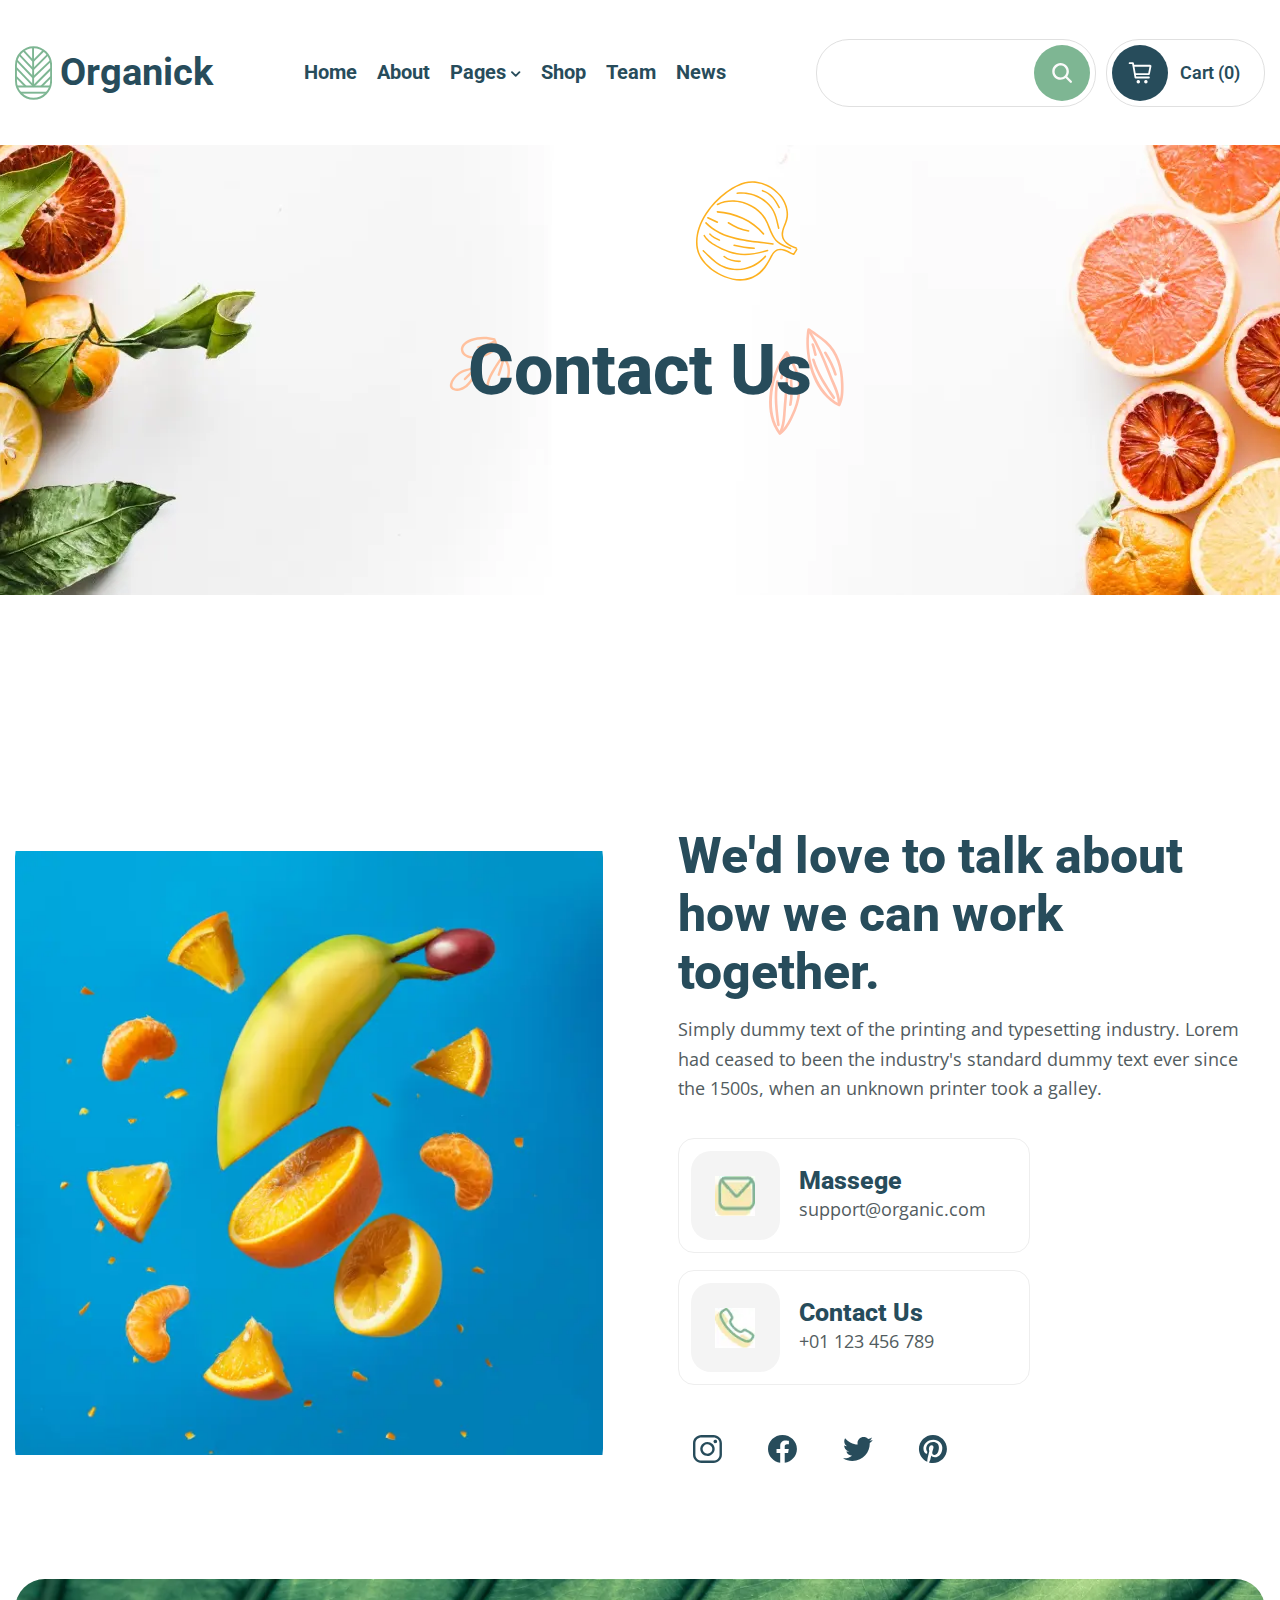
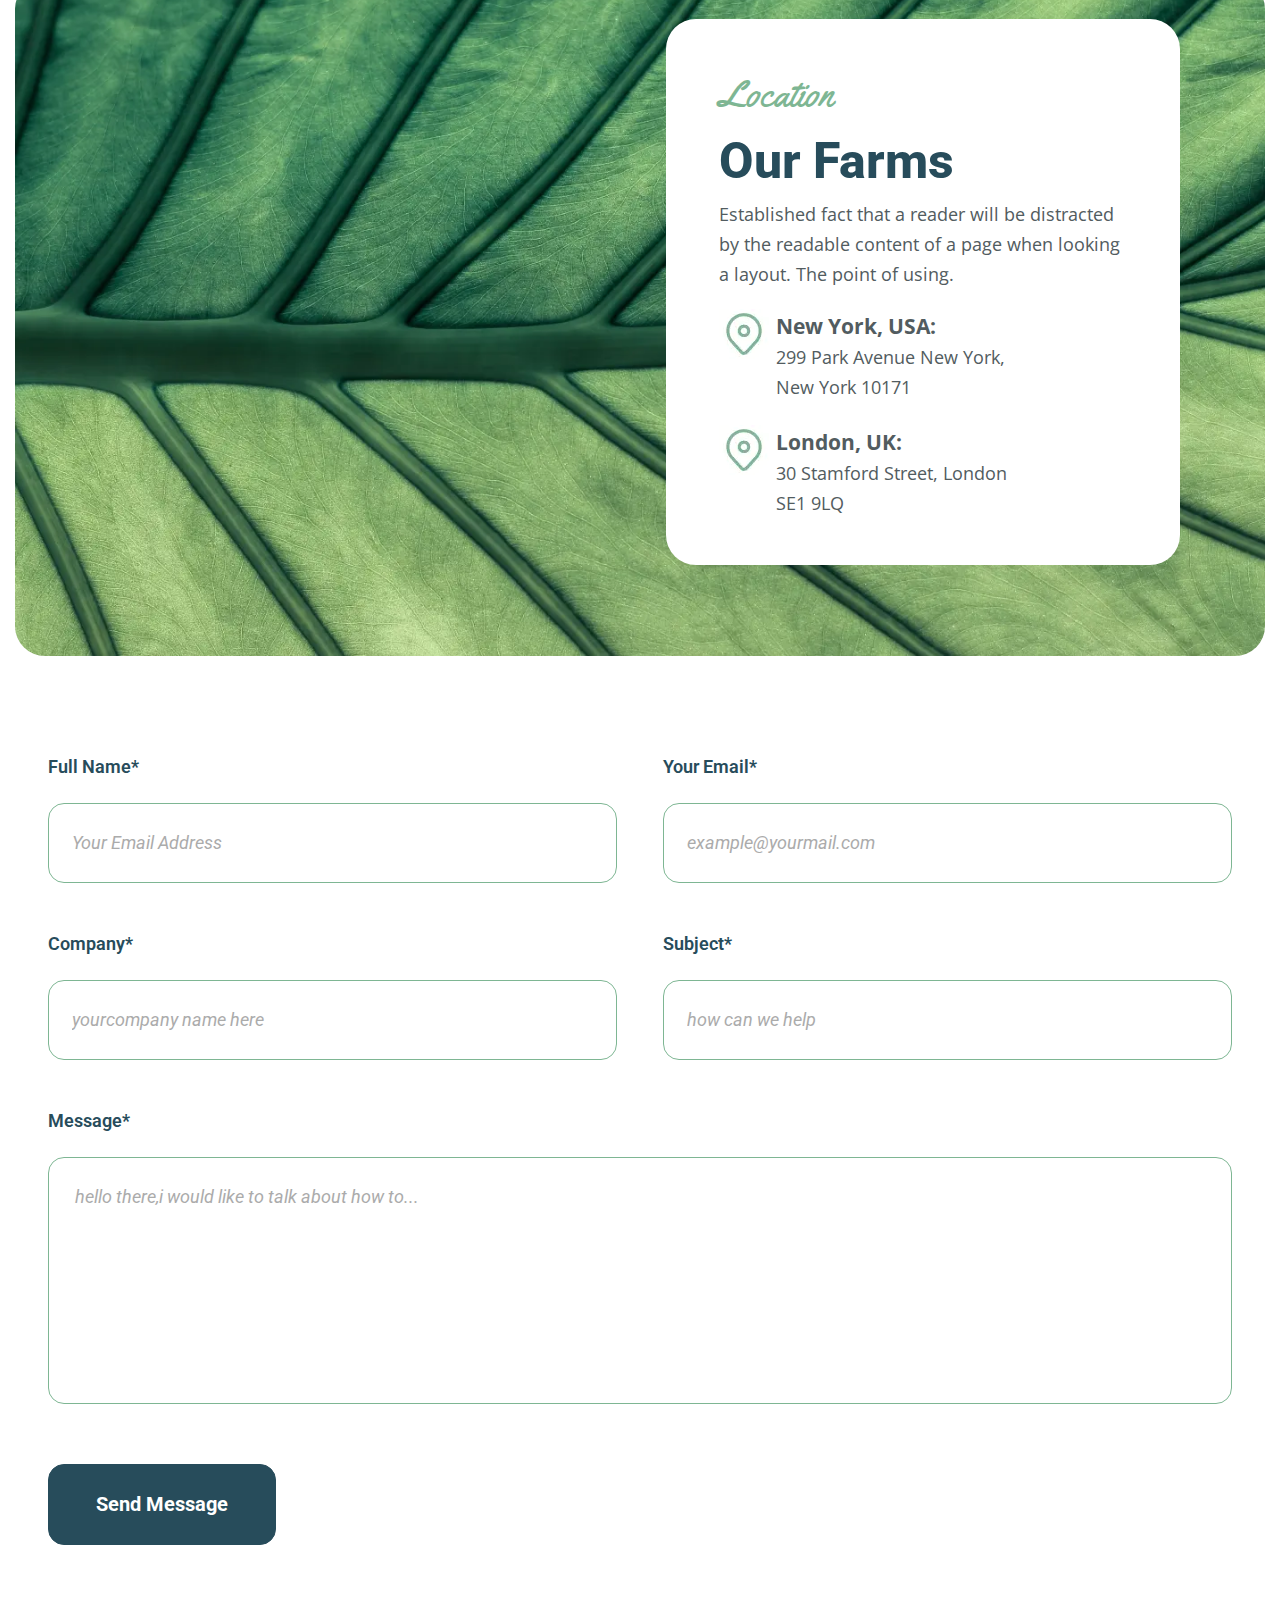
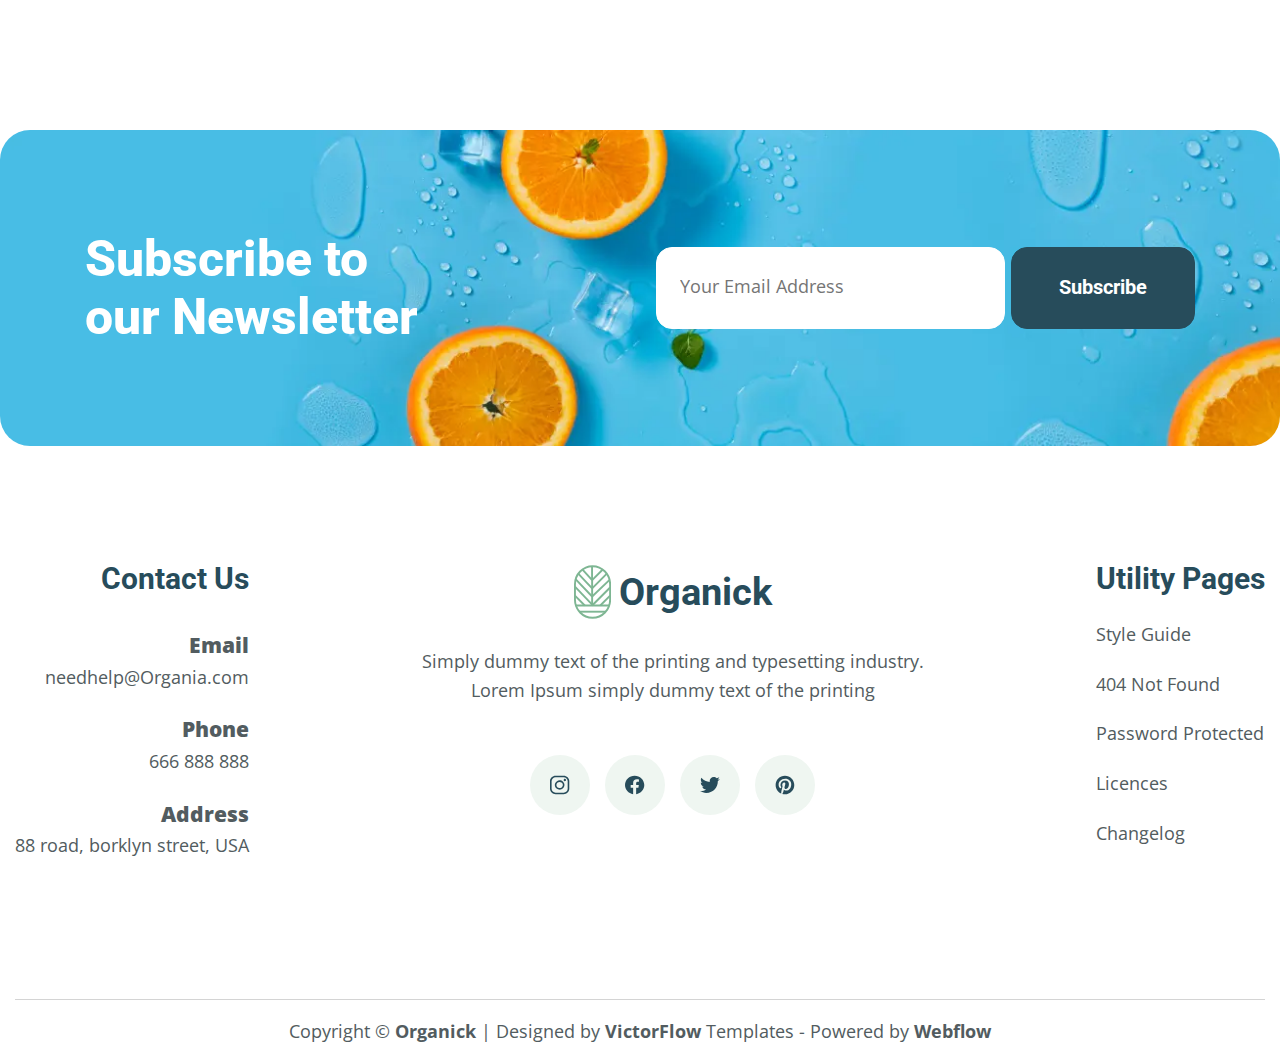
<file: contact.html>
<!DOCTYPE html>
<html lang="en">

<head>
    <meta charset="UTF-8">
    <meta http-equiv="X-UA-Compatible" content="IE=edge">
    <meta name="viewport" content="width=device-width, initial-scale=1.0">
    <link rel="stylesheet"
        href="https://cdnjs.cloudflare.com/ajax/libs/modern-normalize/1.1.0/modern-normalize.min.css">
    <link
        href="https://fonts.googleapis.com/css2?family=Open+Sans:wght@400;600;700&family=Roboto:wght@400;500;700;900&family=Yellowtail&display=swap"
        rel="stylesheet">
    <link rel="stylesheet" href="./css/main.min.css">
    <title>Organic</title>
</head>

<body>
    <header class="header">
        <div class="header__container">
            <div class="header__body">
                <a href="./index.html" class="header__logo">
                    <svg class="header__logo-icon">
                        <use href="./icon/sprite.svg#icon-logo"></use>
                    </svg>
                    Organick
                </a>
                <nav class="header__nav">
                    <ul class="header__list">
                        <li class="header__item"><a href="./index.html" class="header__link">Home</a></li>
                        <li class="header__item"><a href="./about.html" class="header__link">About</a></li>
                        <li class="header__item js-block-hover"><a href="#" class="header__link">Pages</a>
                            <svg class='header__icon-arrow js-arrow'>
                                <use href='./icon/sprite.svg#icon-arrow_bottom'></use>
                            </svg>
                            <ul class="header__sublist">
                                <li class="header__subitem">
                                    <a href="./services.html" class="header__sublink">Service</a>
                                </li>
                                <li class="header__subitem">
                                    <a href="./quality.html" class="header__sublink">Quality</a>
                                </li>
                                <li class="header__subitem">
                                    <a href="./portfolio.html" class="header__sublink">Portfolio</a>
                                </li>
                                <li class="header__subitem">
                                    <a href="./blog.html" class="header__sublink">Blog</a>
                                </li>
                                <li class="header__subitem">
                                    <a href="./contact.html" class="header__sublink">Contact</a>
                                </li>
                            </ul>
                        </li>
                        <li class="header__item"><a href="./shop.html" class="header__link">Shop</a></li>
                        <li class="header__item"><a href="./team.html" class="header__link">Team</a></li>
                        <li class="header__item"><a href="./news.html" class="header__link">News</a></li>
                    </ul>
                </nav>
                <div class="header__wrapper">
                    <div class="header__search">
                        <div class="header__wrapper-search">
                            <svg class='header__icon-search'>
                                <use href='./icon/sprite.svg#icon-search'></use>
                            </svg>
                        </div>
                        <input type="text" class="header__input">
                    </div>
                    <div class="header__cart">
                        <div class="header__wrapper-cart">
                            <svg class='header__icon-cart'>
                                <use href='./icon/sprite.svg#icon-cart'></use>
                            </svg>
                        </div>
                        <p class="header__text">Cart (<span>0</span>)</p>
                    </div>
                </div>
                <div class="header__burger-icon js-burger-open">
                    <svg class='burger-icon'>
                        <use href='./icon/sprite.svg#icon-burger'></use>
                    </svg>
                </div>
                <div class="burger__icon-close js-burger-close">
                    <svg class='burger-close'>
                        <use href='./icon/sprite.svg#icon-cross'></use>
                    </svg>
                </div>
                <div class="burger__menu js-burger-menu">
                    <div class="burger__container">
                        <div class="burger__body">
                            <nav class="burger__nav">
                                <ul class="burger__list">
                                    <li class="burger__item"><a href="./index.html"
                                            class="burger__link js-burger-link">Home</a></li>
                                    <li class="burger__item"><a href="./about.html"
                                            class="burger__link js-burger-link">About</a></li>
                                    <li class="burger__item"><a href="#" class="burger__link">Pages</a>
                                        <svg class='header__icon-arrow js-arrow'>
                                            <use href='./icon/sprite.svg#icon-arrow_bottom'></use>
                                        </svg>
                                        <ul class="header__sublist-burger">
                                            <li class="header__subitem-burger">
                                                <a href="./services.html" class="header__sublink-burger">Service</a>
                                            </li>
                                            <li class="header__subitem-burger">
                                                <a href="./quality.html" class="header__sublink-burger">Quality</a>
                                            </li>
                                            <li class="header__subitem-burger">
                                                <a href="./portfolio.html"
                                                    class="header__sublink-burger">Portfolio</a>
                                            </li>
                                            <li class="header__subitem-burger">
                                                <a href="./blog.html" class="header__sublink-burger">Blog</a>
                                            </li>
                                            <li class="header__subitem-burger">
                                                <a href="./contact.html" class="header__sublink-burger">Contact</a>
                                            </li>
                                        </ul>
                                    </li>
                                    <li class="burger__item"><a href="./shop.html"
                                            class="burger__link js-burger-link">Shop</a></li>
                                    <li class="burger__item"><a href="./team.html"
                                            class="burger__link js-burger-link">Team</a>
                                    </li>
                                    <li class="burger__item"><a href="./news.html"
                                            class="burger__link js-burger-link">News</a></li>
                                </ul>
                            </nav>
                            <div class="burger__search">
                                <div class="burger__wrapper-search">
                                    <svg class='burger__icon-search'>
                                        <use href='./icon/sprite.svg#icon-search'></use>
                                    </svg>
                                </div>
                                <input type="text" class="burger__input">
                            </div>
                            <div class="burger__cart">
                                <div class="burger__wrapper-cart">
                                    <svg class='burger__icon-cart'>
                                        <use href='./icon/sprite.svg#icon-cart'></use>
                                    </svg>
                                </div>
                                <p class="burger__text">Cart (<span>0</span>)</p>
                            </div>
                        </div>
                    </div>
                </div>
            </div>
        </div>
    </header>

    <main>
        <section class="contact__hero">
            <ul class="contact__hero-list">
                <li class="contact__hero-item"><svg class='contact__hero-garlic'>
                        <use href='./icon/sprite.svg#icon-garlic'></use>
                    </svg>
                </li>
                <li class="contact__hero-item"><svg class='contact__hero-sead'>
                        <use href='./icon/sprite.svg#icon-sead'></use>
                    </svg>
                </li>
                <li class="contact__hero-item"><svg class='contact__hero-sead_big'>
                        <use href='./icon/sprite.svg#icon-sead_big'></use>
                    </svg>
                </li>
            </ul>
            <div class="contact__hero-container container">
                <div class="contact__hero-body">
                    <h1 class="contact__hero-title general-title">Contact Us</h1>
                </div>
            </div>
        </section>
        <section class="contact__main">
            <div class="contact__main-container container">
                <div class="contact__main-body">
                    <div class="contact__main-wrapper-img">
                        <img src="./img/vegetables/banan.webp" alt="fruits" class="contact__main-image">
                    </div>
                    <div class="contact__main-content">
                        <h2 class="contact__main-title title">We'd love to talk about how we can work together.</h2>
                        <p class="contact__main-text">Simply dummy text of the printing and typesetting industry. Lorem
                            had ceased to
                            been the industry's standard dummy text ever since the 1500s, when an unknown printer took a
                            galley.
                        </p>
                        <ul class="contact__main-list">
                            <li class="contact__main-item">
                                <a href="mailto:support@organic.com" class="contact__main-item-link">
                                    <div class="contact__main-bg-color">
                                        <img src="./img/icons/mail.webp" alt="mail" class="contact__main-img">
                                    </div>
                                    <div class="contact__main-wrapper">
                                        <h3 class="contact__main-subtitle subtitle">Massege</h3>
                                        <p class="contact__main-email">support@organic.com</p>
                                    </div>
                                </a>
                            </li>
                            <li class="contact__main-item">
                                <a href="tel:+01123456789" class="contact__main-item-link">
                                    <div class="contact__main-bg-color">
                                        <img src="./img/icons/phone.webp" alt="phone" class="contact__main-img">
                                    </div>
                                    <div class="contact__main-wrapper">
                                        <h3 class="contact__main-subtitle subtitle">Contact Us</h3>
                                        <p class="contact__main-tell">+01 123 456 789</p>
                                    </div>
                                </a>
                            </li>
                        </ul>
                        <ul class="contact__main-social-list">
                            <li class="contact__main-social-item">
                                <a href="https://www.instagram.com/" target="_blank" class="contact__main-link">
                                    <svg class='contact__main-social-icon'>
                                        <use href='./icon/sprite.svg#icon-inst'></use>
                                    </svg>
                                </a>
                            </li>
                            <li class="contact__main-social-item">
                                <a href="https://www.facebook.com/?locale=uk_UA" target="_blank"
                                    class="contact__main-link">
                                    <svg class='contact__main-social-icon'>
                                        <use href='./icon/sprite.svg#icon-fb'></use>
                                    </svg>
                                </a>
                            </li>
                            <li class="contact__main-social-item">
                                <a href="https://twitter.com/?lang=uk" target="_blank" class="contact__main-link">
                                    <svg class='contact__main-social-icon'>
                                        <use href='./icon/sprite.svg#icon-twit'></use>
                                    </svg>
                                </a>
                            </li>
                            <li class="contact__main-social-item">
                                <a href="https://ru.pinterest.com/" target="_blank" class="contact__main-link">
                                    <svg class='contact__main-social-icon'>
                                        <use href='./icon/sprite.svg#icon-pin'></use>
                                    </svg>
                                </a>
                            </li>
                        </ul>
                    </div>
                </div>
            </div>
        </section>
        <section class="contact__address">
            <div class="contact__address-container container">
                <img src="./img/bg/leaf.webp" alt="big leaf" class="contact__address-bg-img">
                <div class="contact__address-body">
                    <p class="contact__address-lable lable">Location</p>
                    <h2 class="contact__address-title title">Our Farms</h2>
                    <p class="contact__address-text">Established fact that a reader will be distracted by the readable
                        content of a page when looking a layout. The point of using.
                    </p>
                    <ul class="contact__address-list">
                        <li class="contact__address-item">
                            <img src="./img/icons/location.webp" alt="marker" class="contact__address-icon">
                            <div class="contact__address-wrapper">
                                <h3 class="contact__address-subtitle">New York, USA:</h3>
                                <a href="https://www.google.com.ua/maps/place/299+Park+Ave,+New+York,+NY+10171,+%D0%A1%D0%A8%D0%90/@40.756043,-73.9767164,17z/data=!3m1!4b1!4m6!3m5!1s0x89c258fd00a8bc95:0x1281d2f2d46048f2!8m2!3d40.756039!4d-73.9741415!16s%2Fg%2F11c3q3jlf6?hl=ru&entry=ttu"
                                    target="_blank" class="contact__address-link">299 Park Avenue New York, New York
                                    10171</a>
                            </div>
                        </li>
                        <li class="contact__address-item">
                            <img src="./img/icons/location.webp" alt="marker" class="contact__address-icon">
                            <div class="contact__address-wrapper">
                                <h3 class="contact__address-subtitle">London, UK:</h3>
                                <a href="https://www.google.com.ua/maps/place/30+Stamford+St,+London+SE1+9LS,+%D0%92%D0%B5%D0%BB%D0%B8%D0%BA%D0%BE%D0%B1%D1%80%D0%B8%D1%82%D0%B0%D0%BD%D0%B8%D1%8F/@51.5073644,-0.1092878,17z/data=!3m1!4b1!4m6!3m5!1s0x487604b1cec7ed4d:0x24ab5debdff26773!8m2!3d51.5073611!4d-0.1067129!16s%2Fg%2F11bw3zmyxy?hl=ru&entry=ttu"
                                    target="_blank" class="contact__address-link">30 Stamford Street, London SE1 9LQ</a>
                            </div>
                        </li>
                    </ul>
                </div>
            </div>
        </section>
        <div class="contact__form">
            <div class="contact__form-container container">
                <div class="contact__form-body">
                    <form class="contact__form-form">
                        <label class="contact__form-label">Full Name*
                            <input type="text" class="contact__form-input" required placeholder="Your Email Address">
                        </label>
                        <label class="contact__form-label">Your Email*
                            <input type="email" class="contact__form-input" required placeholder="example@yourmail.com">
                        </label>
                        <label class="contact__form-label">Company*
                            <input type="text" class="contact__form-input" required placeholder="yourcompany name here">
                        </label>
                        <label class="contact__form-label">Subject*
                            <input type="text" class="contact__form-input" required placeholder="how can we help">
                        </label>
                        <div class="contact__form-wrapper">
                            <label class="contact__form-label">Message*
                                <textarea class="contact__form-msg" required
                                    placeholder="hello there,i would like to talk about how to..."></textarea>
                            </label>
                            <div class="contact__form-wrapper-button">
                                <button type="submit" class="contact__form-button button-blue">Send Message</button>
                            </div>
                        </div>
                    </form>
                </div>
            </div>
        </div>
        <section class="subscribe">
            <div class="subscribe__container container">
                <div class="subscribe__body">
                    <h2 class="subscribe__title title">Subscribe to our Newsletter</h2>
                    <form class="subscribe__form">
                        <input type="email" class="subscribe__input" placeholder="Your Email Address" required>
                        <button type="submit" class="subscribe__button button-blue">Subscribe</button>
                    </form>
                </div>
            </div>
        </section>
    </main>

    <footer class="footer">
        <div class="footer__container container">
            <div class="footer__body">
                <div class="footer__wrapper-contact">
                    <h2 class="footer__contact-title">Contact Us</h2>
                    <ul class="footer__contact-list">
                        <li class="footer__contact-item">
                            <h3 class="footer__item-title">Email</h3>
                            <a href="mailto:needhelp@Organia.com" class="footer__contact-link">needhelp@Organia.com</a>
                        </li>
                        <li class="footer__contact-item">
                            <h3 class="footer__item-title">Phone</h3>
                            <a href="tel:+1666888888" class="footer__contact-link">666 888 888</a>
                        </li>
                        <li class="footer__contact-item">
                            <h3 class="footer__item-title">Address</h3>
                            <a href="https://www.google.com/maps/place/88th+St,+Brooklyn,+NY,+%D0%A1%D0%BF%D0%BE%D0%BB%D1%83%D1%87%D0%B5%D0%BD%D1%96+%D0%A8%D1%82%D0%B0%D1%82%D0%B8+%D0%90%D0%BC%D0%B5%D1%80%D0%B8%D0%BA%D0%B8/@40.6219333,-74.0337219,17z/data=!3m1!4b1!4m6!3m5!1s0x89c24f8a621ff737:0x63b87b08f5ac9099!8m2!3d40.6219293!4d-74.031147!16s%2Fg%2F1tm8fx3q?entry=ttu"
                                target="_blank" class="footer__contact-link">88 road, borklyn street, USA</a>
                        </li>
                    </ul>
                </div>
                <div class="footer__wrapper-social">
                    <a href="./index.html" class="footer__logo">
                        <svg class="footer__logo-icon">
                            <use href="./icon/sprite.svg#icon-logo"></use>
                        </svg>
                        Organick
                    </a>
                    <p class="footer__social-text">Simply dummy text of the printing and typesetting industry.
                        Lorem Ipsum simply dummy text of the printing
                    </p>
                    <ul class="footer__social-list">
                        <li class="footer__social-item">
                            <a href="https://www.instagram.com/" target="_blank" class="footer__social-link">
                                <svg class='footer__social-icon'>
                                    <use href='./icon/sprite.svg#icon-inst'></use>
                                </svg>
                            </a>
                        </li>
                        <li class="footer__social-item">
                            <a href="https://www.facebook.com/?locale=uk_UA" target="_blank"
                                class="footer__social-link">
                                <svg class='footer__social-icon'>
                                    <use href='./icon/sprite.svg#icon-fb'></use>
                                </svg>
                            </a>
                        </li>
                        <li class="footer__social-item">
                            <a href="https://twitter.com/?lang=uk" target="_blank" class="footer__social-link">
                                <svg class='footer__social-icon'>
                                    <use href='./icon/sprite.svg#icon-twit'></use>
                                </svg>
                            </a>
                        </li>
                        <li class="footer__social-item">
                            <a href="https://ru.pinterest.com/" target="_blank" class="footer__social-link">
                                <svg class='footer__social-icon'>
                                    <use href='./icon/sprite.svg#icon-pin'></use>
                                </svg>
                            </a>
                        </li>
                    </ul>
                </div>
                <div class="footer__wrapper-utility">
                    <h2 class="footer__utility-title">Utility Pages</h2>
                    <ul class="footer__utility-list">
                        <li class="footer__utility-item">
                            <a href="#" class="footer__utility-link">Style Guide
                            </a>
                        </li>
                        <li class="footer__utility-item">
                            <a href="#" class="footer__utility-link">404 Not Found
                            </a>
                        </li>
                        <li class="footer__utility-item">
                            <a href="#" class="footer__utility-link">Password Protected
                            </a>
                        </li>
                        <li class="footer__utility-item">
                            <a href="#" class="footer__utility-link">Licences
                            </a>
                        </li>
                        <li class="footer__utility-item">
                            <a href="#" class="footer__utility-link">Changelog</a>
                        </li>
                    </ul>
                </div>
            </div>
            <span class="footer__line"></span>
            <p class="footer__policy-text">Copyright &#169; <span class="strong">Organick</span> | Designed by <span
                    class="strong">VictorFlow</span> Templates - Powered by <span class="strong">Webflow</span>
            </p>
        </div>
    </footer>

    <div class="backdrop js-backdrop-subscribe">
        <div class="modal__window">
            <div class="modal__window-container">
                <div class="modal__window-body">
                    <h2 class="modal__title title">Successfully!</h2>
                    <p class="modal__text">You have successfully subscribed.</p>
                    <button type="button" class="modal__button button-blue js-button-subscribe">Ok</button>
                </div>
            </div>
        </div>
    </div>

    <script src="./js/burger-menu.js" type="module"></script>
    <script src="./js/subscribe.js" type="module"></script>
    <script src="./js/list.js" type="module"></script>
</body>

</html>
</file>
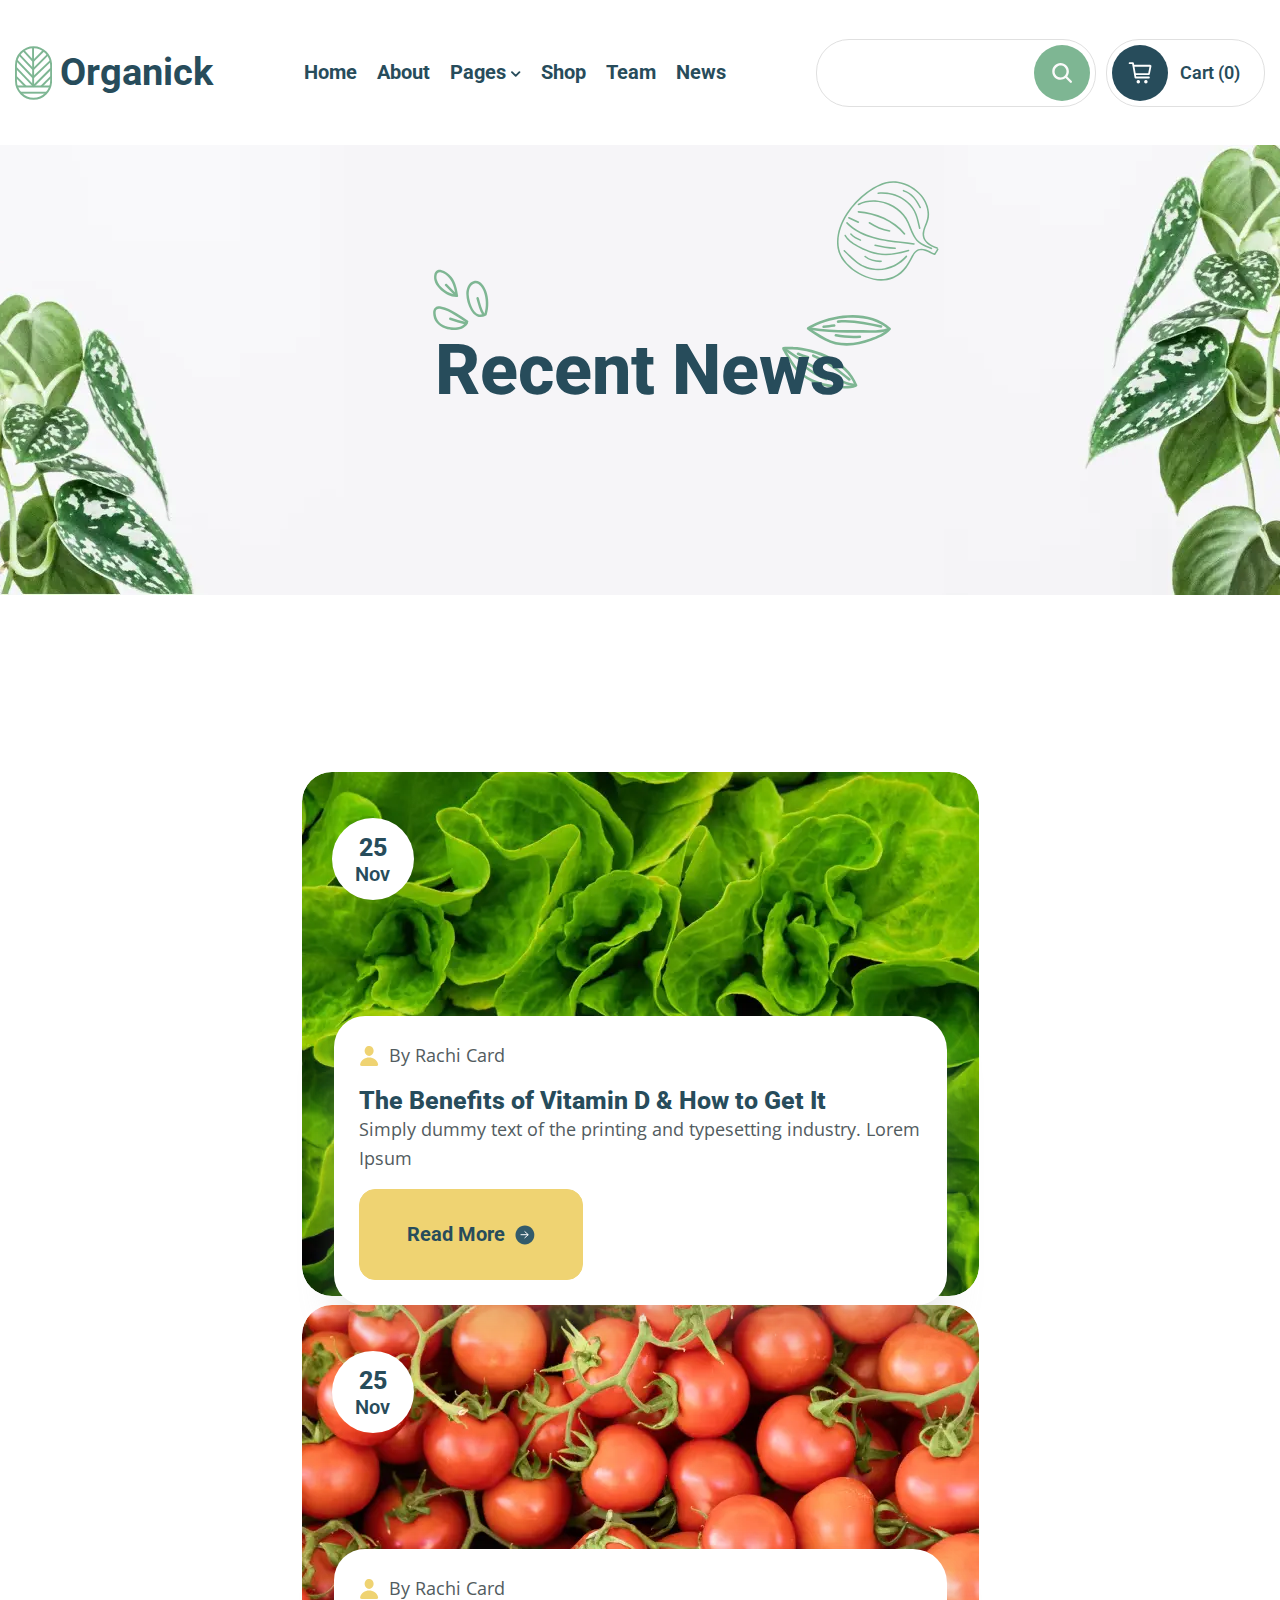
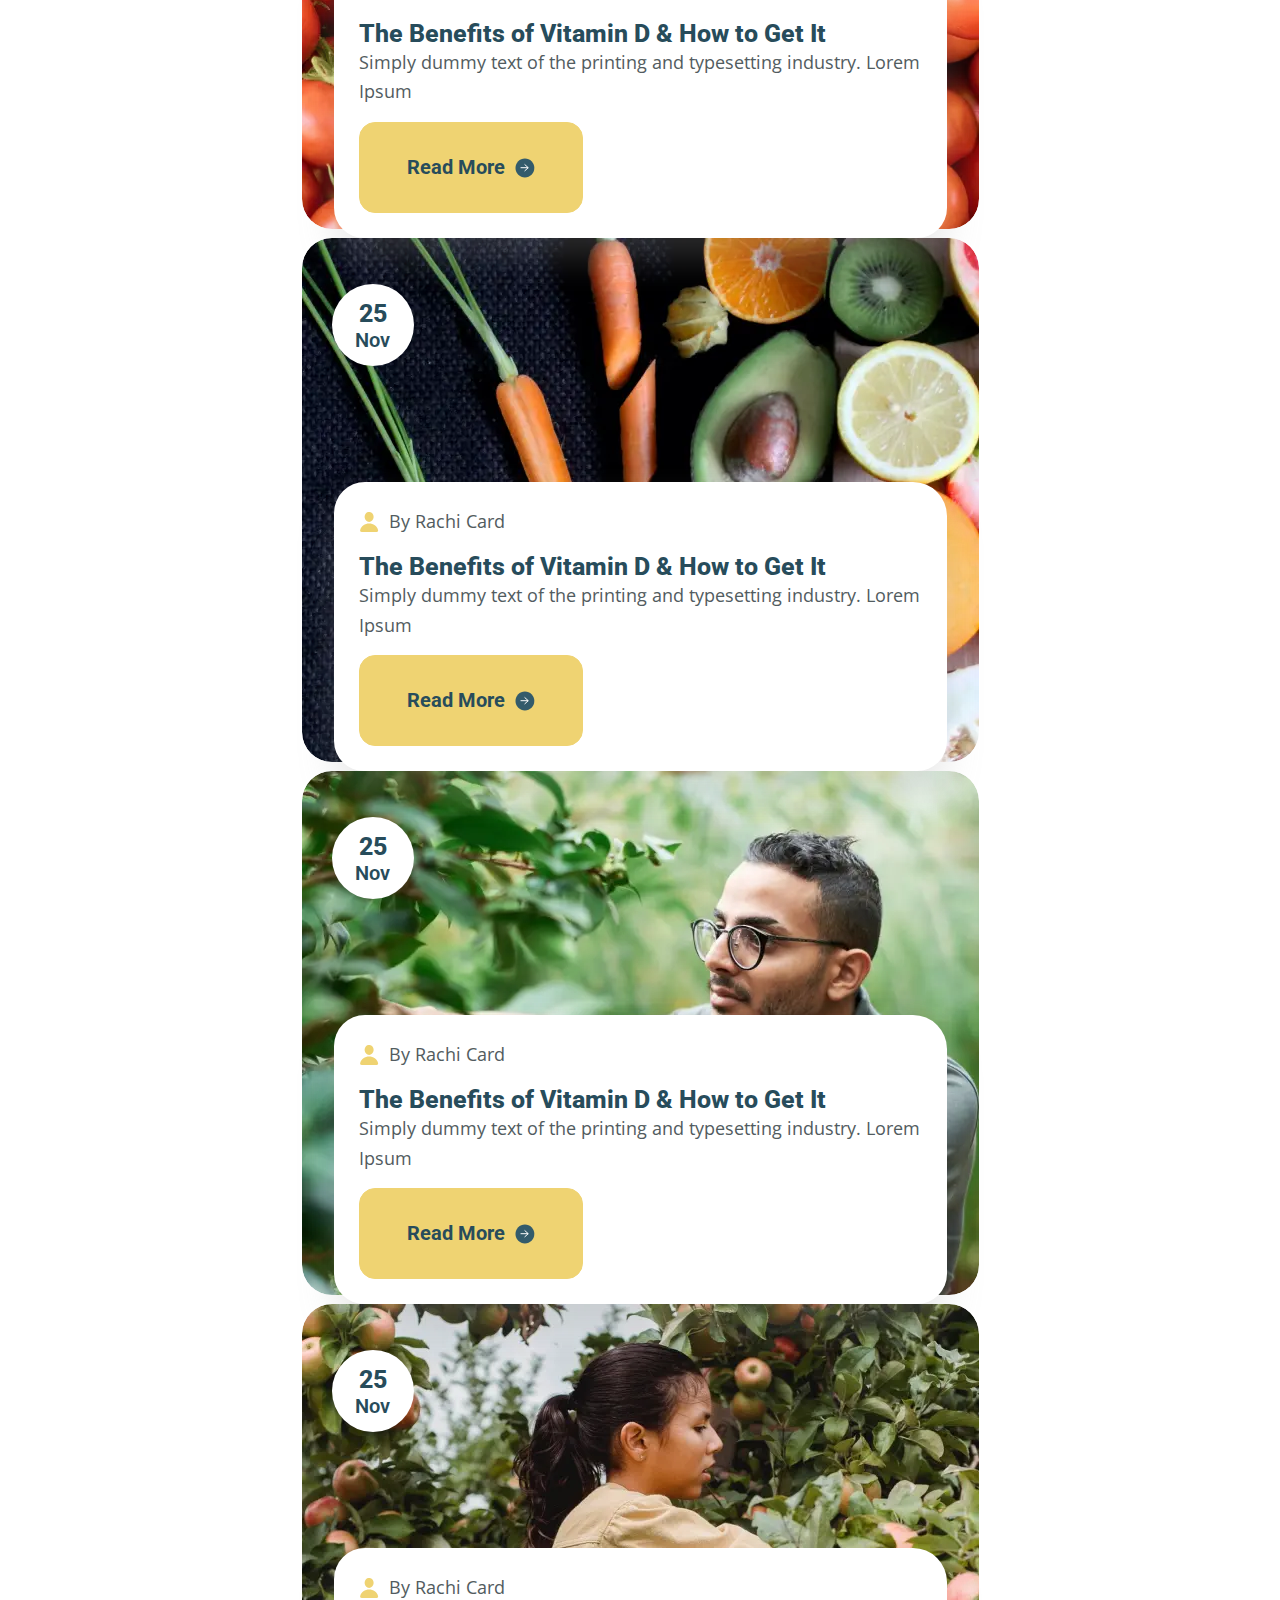
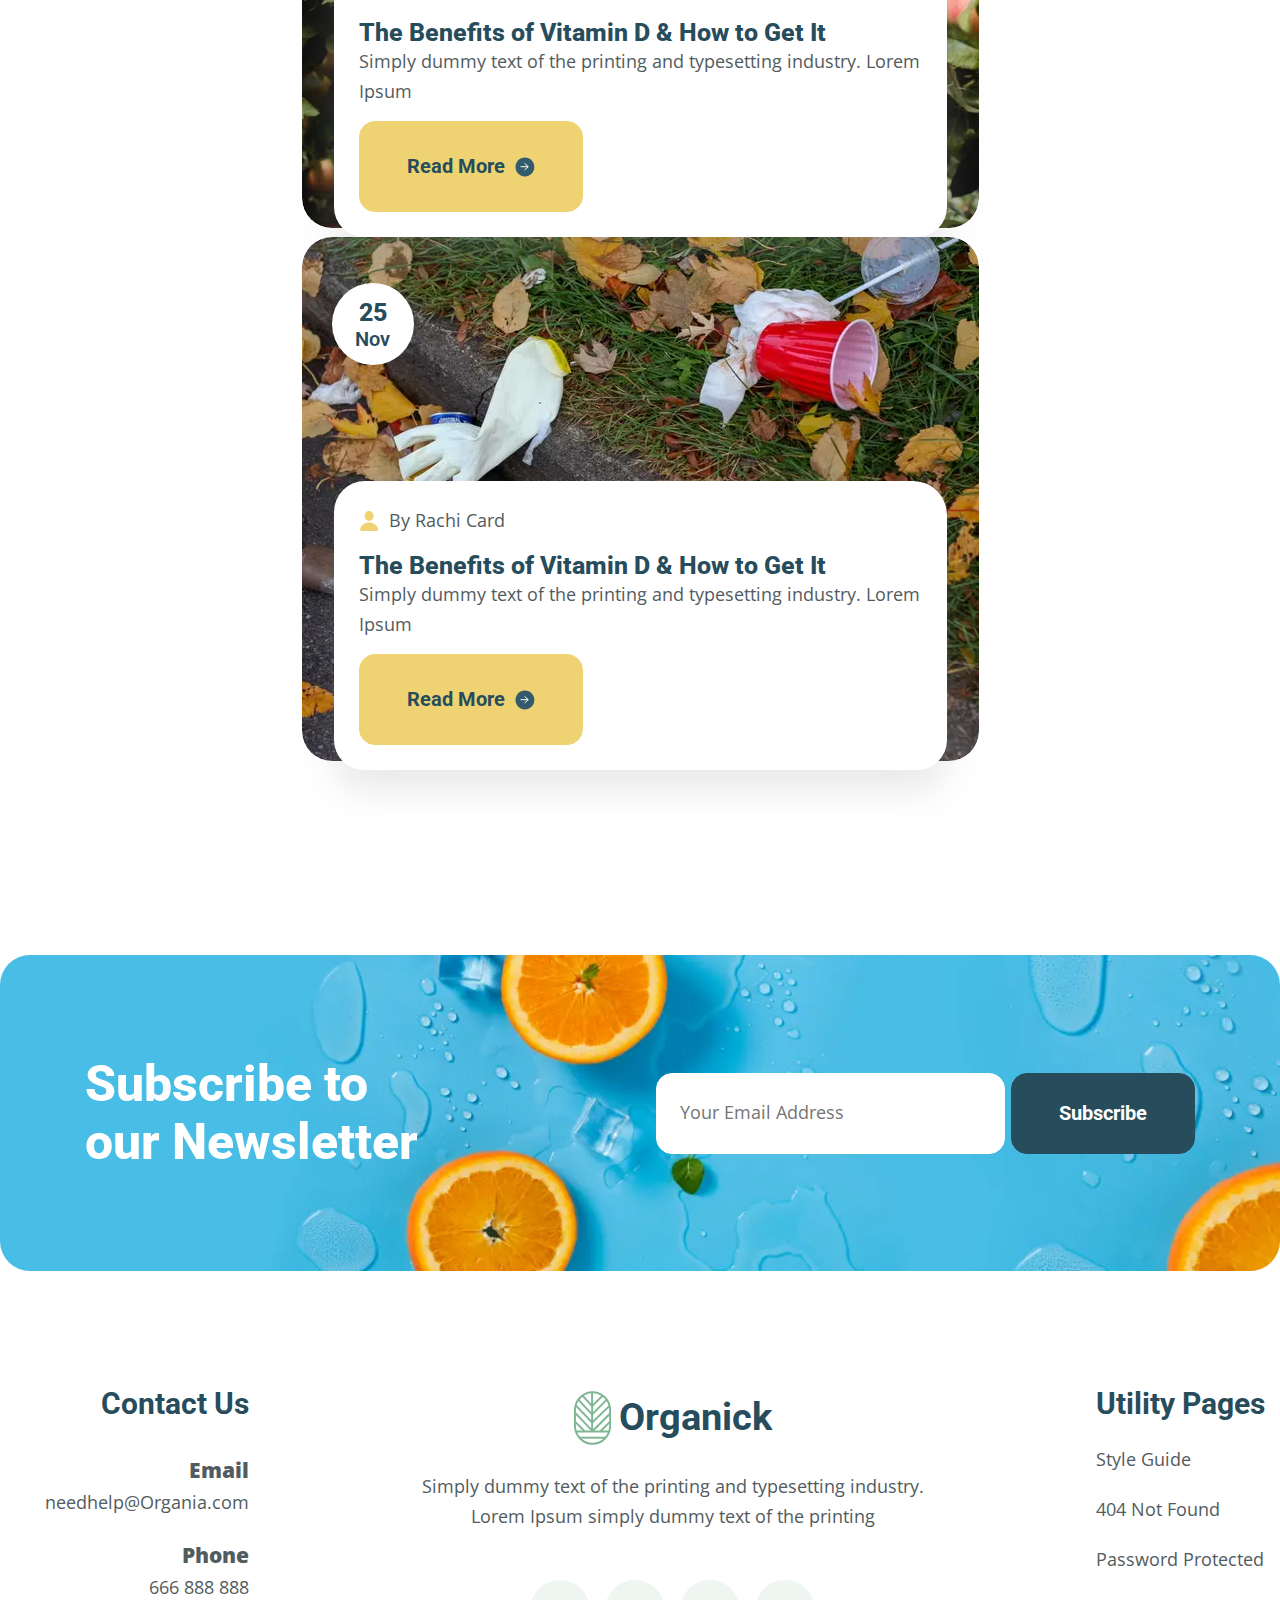
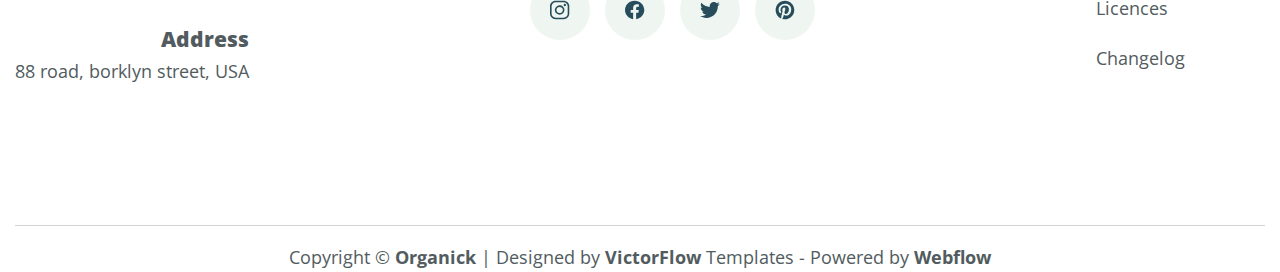
<file: news.html>
<!DOCTYPE html>
<html lang="en">

<head>
    <meta charset="UTF-8">
    <meta http-equiv="X-UA-Compatible" content="IE=edge">
    <meta name="viewport" content="width=device-width, initial-scale=1.0">
    <link rel="stylesheet"
        href="https://cdnjs.cloudflare.com/ajax/libs/modern-normalize/1.1.0/modern-normalize.min.css">
    <link
        href="https://fonts.googleapis.com/css2?family=Open+Sans:wght@400;600;700&family=Roboto:wght@400;500;700;900&family=Yellowtail&display=swap"
        rel="stylesheet">
    <link rel="stylesheet" href="./css/main.min.css">
    <title>Organic</title>
</head>

<body>
    <header class="header">
        <div class="header__container">
            <div class="header__body">
                <a href="./index.html" class="header__logo">
                    <svg class="header__logo-icon">
                        <use href="./icon/sprite.svg#icon-logo"></use>
                    </svg>
                    Organick
                </a>
                <nav class="header__nav">
                    <ul class="header__list">
                        <li class="header__item"><a href="./index.html" class="header__link">Home</a></li>
                        <li class="header__item"><a href="./about.html" class="header__link">About</a></li>
                        <li class="header__item js-block-hover"><a href="#" class="header__link">Pages</a>
                            <svg class='header__icon-arrow js-arrow'>
                                <use href='./icon/sprite.svg#icon-arrow_bottom'></use>
                            </svg>
                            <ul class="header__sublist">
                                <li class="header__subitem">
                                    <a href="./services.html" class="header__sublink">Service</a>
                                </li>
                                <li class="header__subitem">
                                    <a href="./quality.html" class="header__sublink">Quality</a>
                                </li>
                                <li class="header__subitem">
                                    <a href="./portfolio.html" class="header__sublink">Portfolio</a>
                                </li>
                                <li class="header__subitem">
                                    <a href="./blog.html" class="header__sublink">Blog</a>
                                </li>
                                <li class="header__subitem">
                                    <a href="./contact.html" class="header__sublink">Contact</a>
                                </li>
                            </ul>
                        </li>
                        <li class="header__item"><a href="./shop.html" class="header__link">Shop</a></li>
                        <li class="header__item"><a href="./team.html" class="header__link">Team</a></li>
                        <li class="header__item"><a href="./news.html" class="header__link">News</a></li>
                    </ul>
                </nav>
                <div class="header__wrapper">
                    <div class="header__search">
                        <div class="header__wrapper-search">
                            <svg class='header__icon-search'>
                                <use href='./icon/sprite.svg#icon-search'></use>
                            </svg>
                        </div>
                        <input type="text" class="header__input">
                    </div>
                    <div class="header__cart">
                        <div class="header__wrapper-cart">
                            <svg class='header__icon-cart'>
                                <use href='./icon/sprite.svg#icon-cart'></use>
                            </svg>
                        </div>
                        <p class="header__text">Cart (<span>0</span>)</p>
                    </div>
                </div>
                <div class="header__burger-icon js-burger-open">
                    <svg class='burger-icon'>
                        <use href='./icon/sprite.svg#icon-burger'></use>
                    </svg>
                </div>
                <div class="burger__icon-close js-burger-close">
                    <svg class='burger-close'>
                        <use href='./icon/sprite.svg#icon-cross'></use>
                    </svg>
                </div>
                <div class="burger__menu js-burger-menu">
                    <div class="burger__container">
                        <div class="burger__body">
                            <nav class="burger__nav">
                                <ul class="burger__list">
                                    <li class="burger__item"><a href="./index.html"
                                            class="burger__link js-burger-link">Home</a></li>
                                    <li class="burger__item"><a href="./about.html"
                                            class="burger__link js-burger-link">About</a></li>
                                    <li class="burger__item"><a href="#" class="burger__link">Pages</a>
                                        <svg class='header__icon-arrow js-arrow'>
                                            <use href='./icon/sprite.svg#icon-arrow_bottom'></use>
                                        </svg>
                                        <ul class="header__sublist-burger">
                                            <li class="header__subitem-burger">
                                                <a href="./services.html" class="header__sublink-burger">Service</a>
                                            </li>
                                            <li class="header__subitem-burger">
                                                <a href="./quality.html" class="header__sublink-burger">Quality</a>
                                            </li>
                                            <li class="header__subitem-burger">
                                                <a href="./portfolio.html"
                                                    class="header__sublink-burger">Portfolio</a>
                                            </li>
                                            <li class="header__subitem-burger">
                                                <a href="./blog.html" class="header__sublink-burger">Blog</a>
                                            </li>
                                            <li class="header__subitem-burger">
                                                <a href="./contact.html" class="header__sublink-burger">Contact</a>
                                            </li>
                                        </ul>
                                    </li>
                                    <li class="burger__item"><a href="./shop.html"
                                            class="burger__link js-burger-link">Shop</a></li>
                                    <li class="burger__item"><a href="./team.html"
                                            class="burger__link js-burger-link">Team</a>
                                    </li>
                                    <li class="burger__item"><a href="./news.html"
                                            class="burger__link js-burger-link">News</a></li>
                                </ul>
                            </nav>
                            <div class="burger__search">
                                <div class="burger__wrapper-search">
                                    <svg class='burger__icon-search'>
                                        <use href='./icon/sprite.svg#icon-search'></use>
                                    </svg>
                                </div>
                                <input type="text" class="burger__input">
                            </div>
                            <div class="burger__cart">
                                <div class="burger__wrapper-cart">
                                    <svg class='burger__icon-cart'>
                                        <use href='./icon/sprite.svg#icon-cart'></use>
                                    </svg>
                                </div>
                                <p class="burger__text">Cart (<span>0</span>)</p>
                            </div>
                        </div>
                    </div>
                </div>
            </div>
        </div>
    </header>

    <main>
        <section class="news__hero">
            <ul class="news__hero-list">
                <li class="news__hero-item"><svg class='news__hero-garlic'>
                        <use href='./icon/sprite.svg#icon-garlic'></use>
                    </svg>
                </li>
                <li class="news__hero-item"><svg class='news__hero-sead'>
                        <use href='./icon/sprite.svg#icon-sead'></use>
                    </svg>
                </li>
                <li class="news__hero-item"><svg class='news__hero-sead_big'>
                        <use href='./icon/sprite.svg#icon-sead_big'></use>
                    </svg>
                </li>
            </ul>
            <div class="news__hero-container container">
                <div class="news__hero-body">
                    <h1 class="news__hero-title general-title">Recent News</h1>
                </div>
            </div>
        </section>
        <section class="news__list">
            <div class="news__list-container container">
                <div class="news__list-body">
                    <ul class="news__list-list">
                        <li class="news__list-item">
                            <div class="news__list-wrapper-image">
                                <img src="./img/news/vitamin.webp" alt="cabbage leaves" class="news__list-img">
                                <div class="news__list-wrapper-data">
                                    <p class="news__list-number subtitle">25</p>
                                    <p class="news__list-month medium-text">Nov</p>
                                </div>
                            </div>
                            <div class="news__list-wrapper-item">
                                <div class="news__list-wrapper-admin">
                                    <svg class='news__list-admin-icon'>
                                        <use href='./icon/sprite.svg#icon-person'></use>
                                    </svg>
                                    <p class="news__list-admin">By Rachi Card</p>
                                </div>
                                <a href="#" class="news__list-link">
                                    <h3 class="news__list-subtitle subtitle">The Benefits of Vitamin D & How to Get It
                                    </h3>
                                </a>
                                <p class="news__list-text">Simply dummy text of the printing and typesetting industry.
                                    Lorem Ipsum</p>
                                <div class="news__list-wrapper-link">
                                    <a href="#" class="news__list-item-button button-yellow">Read More
                                        <svg class='news__list-icon-arrow'>
                                            <use href='./icon/sprite.svg#icon-arrow'></use>
                                        </svg>
                                    </a>
                                </div>
                            </div>
                        </li>
                        <li class="news__list-item">
                            <div class="news__list-wrapper-image">
                                <img src="./img/news/tomato.webp" alt="tomato" class="news__list-img">
                                <div class="news__list-wrapper-data">
                                    <p class="news__list-number subtitle">25</p>
                                    <p class="news__list-month medium-text">Nov</p>
                                </div>
                            </div>
                            <div class="news__list-wrapper-item">
                                <div class="news__list-wrapper-admin">
                                    <svg class='news__list-admin-icon'>
                                        <use href='./icon/sprite.svg#icon-person'></use>
                                    </svg>
                                    <p class="news__list-admin">By Rachi Card</p>
                                </div>
                                <a href="#" class="news__list-link">
                                    <h3 class="news__list-subtitle subtitle">The Benefits of Vitamin D & How to Get It
                                    </h3>
                                </a>
                                <p class="news__list-text">Simply dummy text of the printing and typesetting industry.
                                    Lorem Ipsum</p>
                                <div class="news__list-wrapper-link">
                                    <a href="#" class="news__list-item-button button-yellow">Read More
                                        <svg class='news__list-icon-arrow'>
                                            <use href='./icon/sprite.svg#icon-arrow'></use>
                                        </svg>
                                    </a>
                                </div>
                            </div>
                        </li>
                        <li class="news__list-item">
                            <div class="news__list-wrapper-image">
                                <img src="./img/news/vitamins.webp" alt="vegetables" class="news__list-img">
                                <div class="news__list-wrapper-data">
                                    <p class="news__list-number subtitle">25</p>
                                    <p class="news__list-month medium-text">Nov</p>
                                </div>
                            </div>
                            <div class="news__list-wrapper-item">
                                <div class="news__list-wrapper-admin">
                                    <svg class='news__list-admin-icon'>
                                        <use href='./icon/sprite.svg#icon-person'></use>
                                    </svg>
                                    <p class="news__list-admin">By Rachi Card</p>
                                </div>
                                <a href="#" class="news__list-link">
                                    <h3 class="news__list-subtitle subtitle">The Benefits of Vitamin D & How to Get It
                                    </h3>
                                </a>
                                <p class="news__list-text">Simply dummy text of the printing and typesetting industry.
                                    Lorem Ipsum</p>
                                <div class="news__list-wrapper-link">
                                    <a href="#" class="news__list-item-button button-yellow">Read More
                                        <svg class='news__list-icon-arrow'>
                                            <use href='./icon/sprite.svg#icon-arrow'></use>
                                        </svg>
                                    </a>
                                </div>
                            </div>
                        </li>
                        <li class="news__list-item">
                            <div class="news__list-wrapper-image">
                                <img src="./img/news/research.webp" alt="men" class="news__list-img">
                                <div class="news__list-wrapper-data">
                                    <p class="news__list-number subtitle">25</p>
                                    <p class="news__list-month medium-text">Nov</p>
                                </div>
                            </div>
                            <div class="news__list-wrapper-item">
                                <div class="news__list-wrapper-admin">
                                    <svg class='news__list-admin-icon'>
                                        <use href='./icon/sprite.svg#icon-person'></use>
                                    </svg>
                                    <p class="news__list-admin">By Rachi Card</p>
                                </div>
                                <a href="#" class="news__list-link">
                                    <h3 class="news__list-subtitle subtitle">The Benefits of Vitamin D & How to Get It
                                    </h3>
                                </a>
                                <p class="news__list-text">Simply dummy text of the printing and typesetting industry.
                                    Lorem Ipsum</p>
                                <div class="news__list-wrapper-link">
                                    <a href="#" class="news__list-item-button button-yellow">Read More
                                        <svg class='news__list-icon-arrow'>
                                            <use href='./icon/sprite.svg#icon-arrow'></use>
                                        </svg>
                                    </a>
                                </div>
                            </div>
                        </li>
                        <li class="news__list-item">
                            <div class="news__list-wrapper-image">
                                <img src="./img/news/fresh.webp" alt="the girl is picking apples" class="news__list-img">
                                <div class="news__list-wrapper-data">
                                    <p class="news__list-number subtitle">25</p>
                                    <p class="news__list-month medium-text">Nov</p>
                                </div>
                            </div>
                            <div class="news__list-wrapper-item">
                                <div class="news__list-wrapper-admin">
                                    <svg class='news__list-admin-icon'>
                                        <use href='./icon/sprite.svg#icon-person'></use>
                                    </svg>
                                    <p class="news__list-admin">By Rachi Card</p>
                                </div>
                                <a href="#" class="news__list-link">
                                    <h3 class="news__list-subtitle subtitle">The Benefits of Vitamin D & How to Get It
                                    </h3>
                                </a>
                                <p class="news__list-text">Simply dummy text of the printing and typesetting industry.
                                    Lorem Ipsum</p>
                                <div class="news__list-wrapper-link">
                                    <a href="#" class="news__list-item-button button-yellow">Read More
                                        <svg class='news__list-icon-arrow'>
                                            <use href='./icon/sprite.svg#icon-arrow'></use>
                                        </svg>
                                    </a>
                                </div>
                            </div>
                        </li>
                        <li class="news__list-item">
                            <div class="news__list-wrapper-image">
                                <img src="./img/news/plactic.webp" alt="litter scattered on the street" class="news__list-img">
                                <div class="news__list-wrapper-data">
                                    <p class="news__list-number subtitle">25</p>
                                    <p class="news__list-month medium-text">Nov</p>
                                </div>
                            </div>
                            <div class="news__list-wrapper-item">
                                <div class="news__list-wrapper-admin">
                                    <svg class='news__list-admin-icon'>
                                        <use href='./icon/sprite.svg#icon-person'></use>
                                    </svg>
                                    <p class="news__list-admin">By Rachi Card</p>
                                </div>
                                <a href="#" class="news__list-link">
                                    <h3 class="news__list-subtitle subtitle">The Benefits of Vitamin D & How to Get It
                                    </h3>
                                </a>
                                <p class="news__list-text">Simply dummy text of the printing and typesetting industry.
                                    Lorem Ipsum</p>
                                <div class="news__list-wrapper-link">
                                    <a href="#" class="news__list-item-button button-yellow">Read More
                                        <svg class='news__list-icon-arrow'>
                                            <use href='./icon/sprite.svg#icon-arrow'></use>
                                        </svg>
                                    </a>
                                </div>
                            </div>
                        </li>
                    </ul>
                </div>
            </div>
        </section>
        <section class="subscribe">
            <div class="subscribe__container container">
                <div class="subscribe__body">
                    <h2 class="subscribe__title title">Subscribe to our Newsletter</h2>
                    <form class="subscribe__form">
                        <input type="email" class="subscribe__input" placeholder="Your Email Address" required>
                        <button type="submit" class="subscribe__button button-blue">Subscribe</button>
                    </form>
                </div>
            </div>
        </section>
    </main>

    <footer class="footer">
        <div class="footer__container container">
            <div class="footer__body">
                <div class="footer__wrapper-contact">
                    <h2 class="footer__contact-title">Contact Us</h2>
                    <ul class="footer__contact-list">
                        <li class="footer__contact-item">
                            <h3 class="footer__item-title">Email</h3>
                            <a href="mailto:needhelp@Organia.com" class="footer__contact-link">needhelp@Organia.com</a>
                        </li>
                        <li class="footer__contact-item">
                            <h3 class="footer__item-title">Phone</h3>
                            <a href="tel:+1666888888" class="footer__contact-link">666 888 888</a>
                        </li>
                        <li class="footer__contact-item">
                            <h3 class="footer__item-title">Address</h3>
                            <a href="https://www.google.com/maps/place/88th+St,+Brooklyn,+NY,+%D0%A1%D0%BF%D0%BE%D0%BB%D1%83%D1%87%D0%B5%D0%BD%D1%96+%D0%A8%D1%82%D0%B0%D1%82%D0%B8+%D0%90%D0%BC%D0%B5%D1%80%D0%B8%D0%BA%D0%B8/@40.6219333,-74.0337219,17z/data=!3m1!4b1!4m6!3m5!1s0x89c24f8a621ff737:0x63b87b08f5ac9099!8m2!3d40.6219293!4d-74.031147!16s%2Fg%2F1tm8fx3q?entry=ttu"
                                target="_blank" class="footer__contact-link">88 road, borklyn street, USA</a>
                        </li>
                    </ul>
                </div>
                <div class="footer__wrapper-social">
                    <a href="./index.html" class="footer__logo">
                        <svg class="footer__logo-icon">
                            <use href="./icon/sprite.svg#icon-logo"></use>
                        </svg>
                        Organick
                    </a>
                    <p class="footer__social-text">Simply dummy text of the printing and typesetting industry.
                        Lorem Ipsum simply dummy text of the printing
                    </p>
                    <ul class="footer__social-list">
                        <li class="footer__social-item">
                            <a href="https://www.instagram.com/" target="_blank" class="footer__social-link">
                                <svg class='footer__social-icon'>
                                    <use href='./icon/sprite.svg#icon-inst'></use>
                                </svg>
                            </a>
                        </li>
                        <li class="footer__social-item">
                            <a href="https://www.facebook.com/?locale=uk_UA" target="_blank"
                                class="footer__social-link">
                                <svg class='footer__social-icon'>
                                    <use href='./icon/sprite.svg#icon-fb'></use>
                                </svg>
                            </a>
                        </li>
                        <li class="footer__social-item">
                            <a href="https://twitter.com/?lang=uk" target="_blank" class="footer__social-link">
                                <svg class='footer__social-icon'>
                                    <use href='./icon/sprite.svg#icon-twit'></use>
                                </svg>
                            </a>
                        </li>
                        <li class="footer__social-item">
                            <a href="https://ru.pinterest.com/" target="_blank" class="footer__social-link">
                                <svg class='footer__social-icon'>
                                    <use href='./icon/sprite.svg#icon-pin'></use>
                                </svg>
                            </a>
                        </li>
                    </ul>
                </div>
                <div class="footer__wrapper-utility">
                    <h2 class="footer__utility-title">Utility Pages</h2>
                    <ul class="footer__utility-list">
                        <li class="footer__utility-item">
                            <a href="#" class="footer__utility-link">Style Guide
                            </a>
                        </li>
                        <li class="footer__utility-item">
                            <a href="#" class="footer__utility-link">404 Not Found
                            </a>
                        </li>
                        <li class="footer__utility-item">
                            <a href="#" class="footer__utility-link">Password Protected
                            </a>
                        </li>
                        <li class="footer__utility-item">
                            <a href="#" class="footer__utility-link">Licences
                            </a>
                        </li>
                        <li class="footer__utility-item">
                            <a href="#" class="footer__utility-link">Changelog</a>
                        </li>
                    </ul>
                </div>
            </div>
            <span class="footer__line"></span>
            <p class="footer__policy-text">Copyright &#169; <span class="strong">Organick</span> | Designed by <span
                    class="strong">VictorFlow</span> Templates - Powered by <span class="strong">Webflow</span>
            </p>
        </div>
    </footer>

    <div class="backdrop js-backdrop-subscribe">
        <div class="modal__window">
            <div class="modal__window-container">
                <div class="modal__window-body">
                    <h2 class="modal__title title">Successfully!</h2>
                    <p class="modal__text">You have successfully subscribed.</p>
                    <button type="button" class="modal__button button-blue js-button-subscribe">Ok</button>
                </div>
            </div>
        </div>
    </div>

    <script src="./js/burger-menu.js" type="module"></script>
    <script src="./js/subscribe.js" type="module"></script>
    <script src="./js/list.js" type="module"></script>
</body>

</html>
</file>
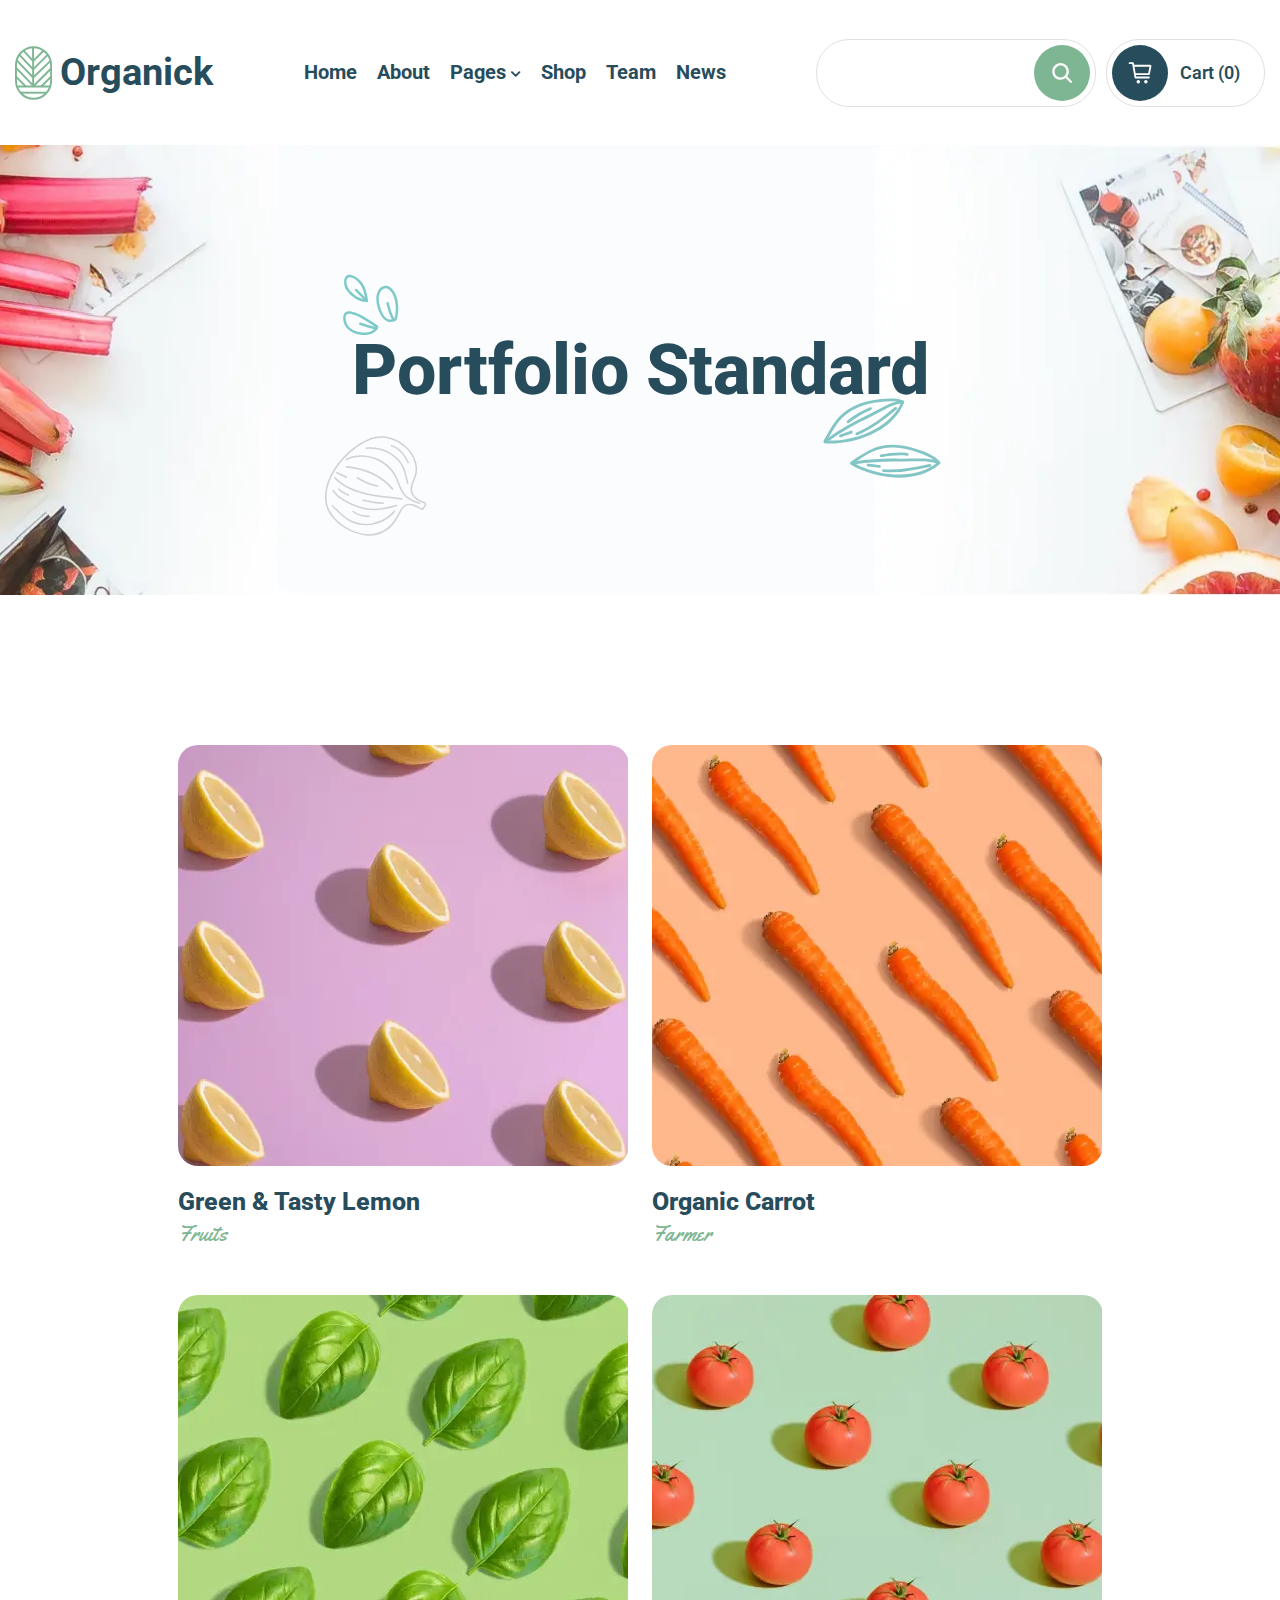
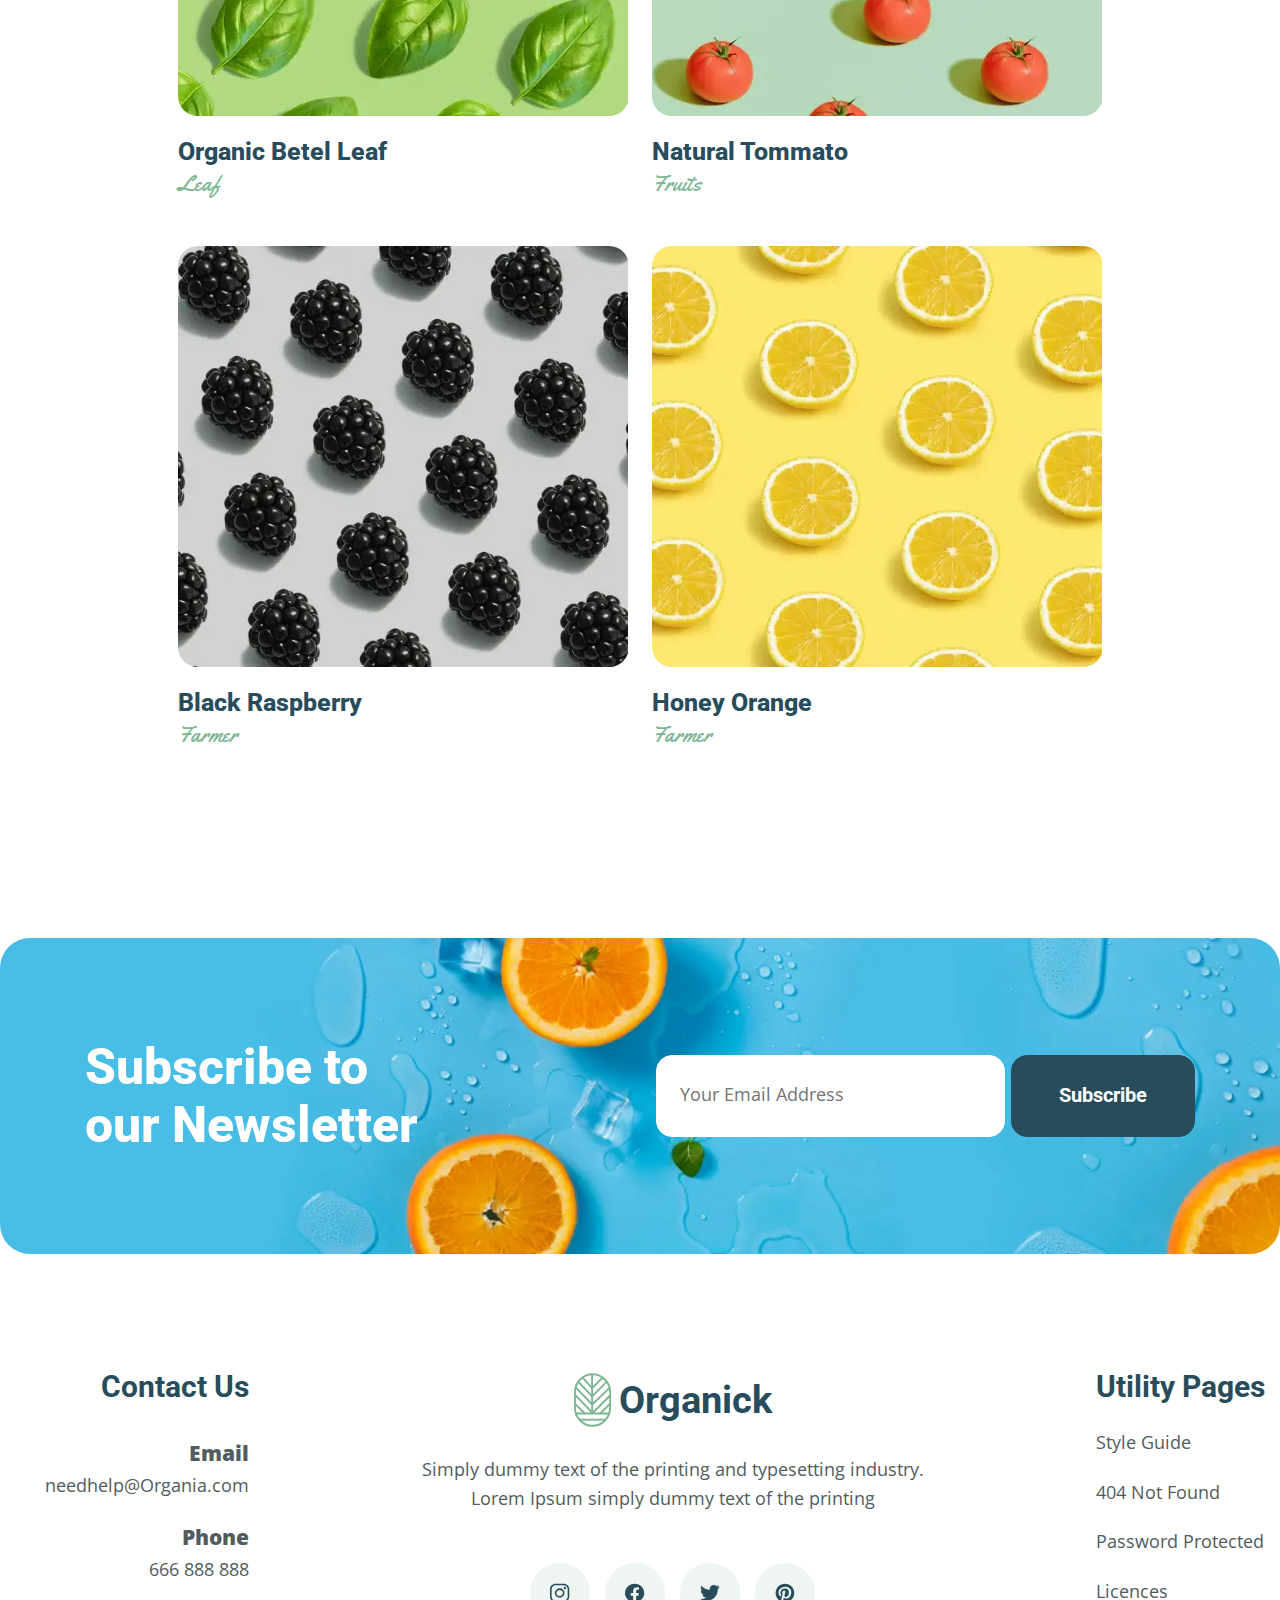
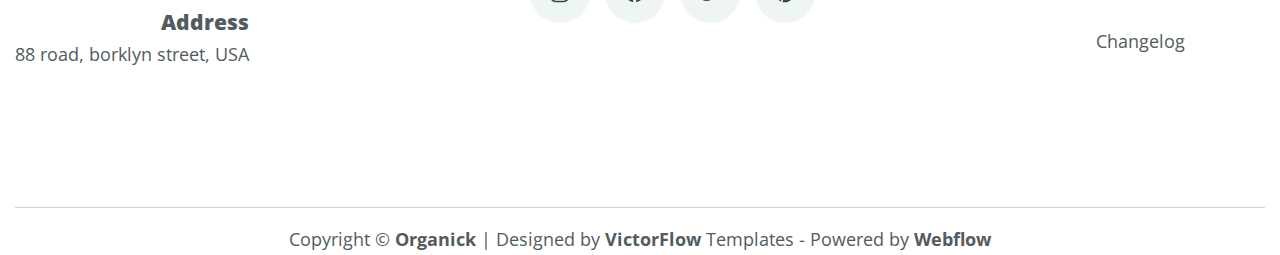
<file: portfolio.html>
<!DOCTYPE html>
<html lang="en">

<head>
    <meta charset="UTF-8">
    <meta http-equiv="X-UA-Compatible" content="IE=edge">
    <meta name="viewport" content="width=device-width, initial-scale=1.0">
    <link rel="stylesheet"
        href="https://cdnjs.cloudflare.com/ajax/libs/modern-normalize/1.1.0/modern-normalize.min.css">
    <link
        href="https://fonts.googleapis.com/css2?family=Open+Sans:wght@400;600;700&family=Roboto:wght@400;500;700;900&family=Yellowtail&display=swap"
        rel="stylesheet">
    <link rel="stylesheet" href="./css/main.min.css">
    <title>Organic</title>
</head>

<body>
    <header class="header">
        <div class="header__container">
            <div class="header__body">
                <a href="./index.html" class="header__logo">
                    <svg class="header__logo-icon">
                        <use href="./icon/sprite.svg#icon-logo"></use>
                    </svg>
                    Organick
                </a>
                <nav class="header__nav">
                    <ul class="header__list">
                        <li class="header__item"><a href="./index.html" class="header__link">Home</a></li>
                        <li class="header__item"><a href="./about.html" class="header__link">About</a></li>
                        <li class="header__item js-block-hover"><a href="#" class="header__link">Pages</a>
                            <svg class='header__icon-arrow js-arrow'>
                                <use href='./icon/sprite.svg#icon-arrow_bottom'></use>
                            </svg>
                            <ul class="header__sublist">
                                <li class="header__subitem">
                                    <a href="./services.html" class="header__sublink">Service</a>
                                </li>
                                <li class="header__subitem">
                                    <a href="./quality.html" class="header__sublink">Quality</a>
                                </li>
                                <li class="header__subitem">
                                    <a href="./portfolio.html" class="header__sublink">Portfolio</a>
                                </li>
                                <li class="header__subitem">
                                    <a href="./blog.html" class="header__sublink">Blog</a>
                                </li>
                                <li class="header__subitem">
                                    <a href="./contact.html" class="header__sublink">Contact</a>
                                </li>
                            </ul>
                        </li>
                        <li class="header__item"><a href="./shop.html" class="header__link">Shop</a></li>
                        <li class="header__item"><a href="./team.html" class="header__link">Team</a></li>
                        <li class="header__item"><a href="./news.html" class="header__link">News</a></li>
                    </ul>
                </nav>
                <div class="header__wrapper">
                    <div class="header__search">
                        <div class="header__wrapper-search">
                            <svg class='header__icon-search'>
                                <use href='./icon/sprite.svg#icon-search'></use>
                            </svg>
                        </div>
                        <input type="text" class="header__input">
                    </div>
                    <div class="header__cart">
                        <div class="header__wrapper-cart">
                            <svg class='header__icon-cart'>
                                <use href='./icon/sprite.svg#icon-cart'></use>
                            </svg>
                        </div>
                        <p class="header__text">Cart (<span>0</span>)</p>
                    </div>
                </div>
                <div class="header__burger-icon js-burger-open">
                    <svg class='burger-icon'>
                        <use href='./icon/sprite.svg#icon-burger'></use>
                    </svg>
                </div>
                <div class="burger__icon-close js-burger-close">
                    <svg class='burger-close'>
                        <use href='./icon/sprite.svg#icon-cross'></use>
                    </svg>
                </div>
                <div class="burger__menu js-burger-menu">
                    <div class="burger__container">
                        <div class="burger__body">
                            <nav class="burger__nav">
                                <ul class="burger__list">
                                    <li class="burger__item"><a href="./index.html"
                                            class="burger__link js-burger-link">Home</a></li>
                                    <li class="burger__item"><a href="./about.html"
                                            class="burger__link js-burger-link">About</a></li>
                                    <li class="burger__item"><a href="#" class="burger__link">Pages</a>
                                        <svg class='header__icon-arrow js-arrow'>
                                            <use href='./icon/sprite.svg#icon-arrow_bottom'></use>
                                        </svg>
                                        <ul class="header__sublist-burger">
                                            <li class="header__subitem-burger">
                                                <a href="./services.html" class="header__sublink-burger">Service</a>
                                            </li>
                                            <li class="header__subitem-burger">
                                                <a href="./quality.html" class="header__sublink-burger">Quality</a>
                                            </li>
                                            <li class="header__subitem-burger">
                                                <a href="./portfolio.html"
                                                    class="header__sublink-burger">Portfolio</a>
                                            </li>
                                            <li class="header__subitem-burger">
                                                <a href="./blog.html" class="header__sublink-burger">Blog</a>
                                            </li>
                                            <li class="header__subitem-burger">
                                                <a href="./contact.html" class="header__sublink-burger">Contact</a>
                                            </li>
                                        </ul>
                                    </li>
                                    <li class="burger__item"><a href="./shop.html"
                                            class="burger__link js-burger-link">Shop</a></li>
                                    <li class="burger__item"><a href="./team.html"
                                            class="burger__link js-burger-link">Team</a>
                                    </li>
                                    <li class="burger__item"><a href="./news.html"
                                            class="burger__link js-burger-link">News</a></li>
                                </ul>
                            </nav>
                            <div class="burger__search">
                                <div class="burger__wrapper-search">
                                    <svg class='burger__icon-search'>
                                        <use href='./icon/sprite.svg#icon-search'></use>
                                    </svg>
                                </div>
                                <input type="text" class="burger__input">
                            </div>
                            <div class="burger__cart">
                                <div class="burger__wrapper-cart">
                                    <svg class='burger__icon-cart'>
                                        <use href='./icon/sprite.svg#icon-cart'></use>
                                    </svg>
                                </div>
                                <p class="burger__text">Cart (<span>0</span>)</p>
                            </div>
                        </div>
                    </div>
                </div>
            </div>
        </div>
    </header>

    <main>
        <section class="portfolio__hero">
            <ul class="portfolio__hero-list">
                <li class="portfolio__hero-item"><svg class='portfolio__hero-garlic'>
                        <use href='./icon/sprite.svg#icon-garlic'></use>
                    </svg>
                </li>
                <li class="portfolio__hero-item"><svg class='portfolio__hero-sead'>
                        <use href='./icon/sprite.svg#icon-sead'></use>
                    </svg>
                </li>
                <li class="portfolio__hero-item"><svg class='portfolio__hero-sead_big'>
                        <use href='./icon/sprite.svg#icon-sead_big'></use>
                    </svg>
                </li>
            </ul>
            <div class="portfolio__hero-container container">
                <div class="portfolio__hero-body">
                    <h1 class="portfolio__hero-title general-title">Portfolio Standard</h1>
                </div>
            </div>
        </section>
        <section class="portfolio__list">
            <div class="portfolio__list-container container">
                <div class="portfolio__list-body">
                    <ul class="portfolio__list-list">
                        <li class="portfolio__list-item">
                            <div class="portfolio-overlay">
                                <img src="./img/bg_card/lemon.webp" alt="lemon" class="portfolio__list-img">
                                <div class="overlay">
                                    <div class="overlay-wrapper-icon">
                                        <svg class="overlay-icon">
                                            <use href='./icon/sprite.svg#icon-arrow_right'></use>
                                        </svg>
                                    </div>
                                </div>
                            </div>
                            <h2 class="porfolio__list-title subtitle">Green & Tasty
                                Lemon
                            </h2>
                            <p class="portfolio__list-lable lable">Fruits</p>
                        </li>
                        <li class="portfolio__list-item">
                            <div class="portfolio-overlay">
                                <img src="./img/bg_card/carrot.webp" alt="carrot" class="portfolio__list-img">
                                <div class="overlay">
                                    <div class="overlay-wrapper-icon">
                                        <svg class="overlay-icon">
                                            <use href='./icon/sprite.svg#icon-arrow_right'></use>
                                        </svg>
                                    </div>
                                </div>
                            </div>
                            <h2 class="porfolio__list-title subtitle">Organic Carrot</h2>
                            <p class="portfolio__list-lable lable">Farmer</p>
                        </li>
                        <li class="portfolio__list-item">
                            <div class="portfolio-overlay">
                                <img src="./img/bg_card/leaf.webp" alt="leaf" class="portfolio__list-img">
                                <div class="overlay">
                                    <div class="overlay-wrapper-icon">
                                        <svg class="overlay-icon">
                                            <use href='./icon/sprite.svg#icon-arrow_right'></use>
                                        </svg>
                                    </div>
                                </div>
                            </div>
                            <h2 class="porfolio__list-title subtitle">Organic Betel Leaf</h2>
                            <p class="portfolio__list-lable lable">Leaf</p>
                        </li>
                        <li class="portfolio__list-item">
                            <div class="portfolio-overlay">
                                <img src="./img/bg_card/tomato.webp" alt="tommato" class="portfolio__list-img">
                                <div class="overlay">
                                    <div class="overlay-wrapper-icon">
                                        <svg class="overlay-icon">
                                            <use href='./icon/sprite.svg#icon-arrow_right'></use>
                                        </svg>
                                    </div>
                                </div>
                            </div>
                            <h2 class="porfolio__list-title subtitle">Natural Tommato</h2>
                            <p class="portfolio__list-lable lable">Fruits</p>
                        </li>
                        <li class="portfolio__list-item">
                            <div class="portfolio-overlay">
                                <img src="./img/bg_card/rasberry.webp" alt="rasberry" class="portfolio__list-img">
                                <div class="overlay">
                                    <div class="overlay-wrapper-icon">
                                        <svg class="overlay-icon">
                                            <use href='./icon/sprite.svg#icon-arrow_right'></use>
                                        </svg>
                                    </div>
                                </div>
                            </div>
                            <h2 class="porfolio__list-title subtitle">Black Raspberry
                            </h2>
                            <p class="portfolio__list-lable lable">Farmer</p>
                        </li>
                        <li class="portfolio__list-item">
                            <div class="portfolio-overlay">
                                <img src="./img/bg_card/orange.webp" alt="orange" class="portfolio__list-img">
                                <div class="overlay">
                                    <div class="overlay-wrapper-icon">
                                        <svg class="overlay-icon">
                                            <use href='./icon/sprite.svg#icon-arrow_right'></use>
                                        </svg>
                                    </div>
                                </div>
                            </div>
                            <h2 class="porfolio__list-title subtitle">Honey Orange</h2>
                            <p class="portfolio__list-lable lable">Farmer</p>
                        </li>
                    </ul>
                </div>
            </div>
        </section>
        <section class="subscribe">
            <div class="subscribe__container container">
                <div class="subscribe__body">
                    <h2 class="subscribe__title title">Subscribe to our Newsletter</h2>
                    <form class="subscribe__form">
                        <input type="email" class="subscribe__input" placeholder="Your Email Address" required>
                        <button type="submit" class="subscribe__button button-blue">Subscribe</button>
                    </form>
                </div>
            </div>
        </section>
    </main>

    <footer class="footer">
        <div class="footer__container container">
            <div class="footer__body">
                <div class="footer__wrapper-contact">
                    <h2 class="footer__contact-title">Contact Us</h2>
                    <ul class="footer__contact-list">
                        <li class="footer__contact-item">
                            <h3 class="footer__item-title">Email</h3>
                            <a href="mailto:needhelp@Organia.com" class="footer__contact-link">needhelp@Organia.com</a>
                        </li>
                        <li class="footer__contact-item">
                            <h3 class="footer__item-title">Phone</h3>
                            <a href="tel:+1666888888" class="footer__contact-link">666 888 888</a>
                        </li>
                        <li class="footer__contact-item">
                            <h3 class="footer__item-title">Address</h3>
                            <a href="https://www.google.com/maps/place/88th+St,+Brooklyn,+NY,+%D0%A1%D0%BF%D0%BE%D0%BB%D1%83%D1%87%D0%B5%D0%BD%D1%96+%D0%A8%D1%82%D0%B0%D1%82%D0%B8+%D0%90%D0%BC%D0%B5%D1%80%D0%B8%D0%BA%D0%B8/@40.6219333,-74.0337219,17z/data=!3m1!4b1!4m6!3m5!1s0x89c24f8a621ff737:0x63b87b08f5ac9099!8m2!3d40.6219293!4d-74.031147!16s%2Fg%2F1tm8fx3q?entry=ttu"
                                target="_blank" class="footer__contact-link">88 road, borklyn street, USA</a>
                        </li>
                    </ul>
                </div>
                <div class="footer__wrapper-social">
                    <a href="./index.html" class="footer__logo">
                        <svg class="footer__logo-icon">
                            <use href="./icon/sprite.svg#icon-logo"></use>
                        </svg>
                        Organick
                    </a>
                    <p class="footer__social-text">Simply dummy text of the printing and typesetting industry.
                        Lorem Ipsum simply dummy text of the printing
                    </p>
                    <ul class="footer__social-list">
                        <li class="footer__social-item">
                            <a href="https://www.instagram.com/" target="_blank" class="footer__social-link">
                                <svg class='footer__social-icon'>
                                    <use href='./icon/sprite.svg#icon-inst'></use>
                                </svg>
                            </a>
                        </li>
                        <li class="footer__social-item">
                            <a href="https://www.facebook.com/?locale=uk_UA" target="_blank"
                                class="footer__social-link">
                                <svg class='footer__social-icon'>
                                    <use href='./icon/sprite.svg#icon-fb'></use>
                                </svg>
                            </a>
                        </li>
                        <li class="footer__social-item">
                            <a href="https://twitter.com/?lang=uk" target="_blank" class="footer__social-link">
                                <svg class='footer__social-icon'>
                                    <use href='./icon/sprite.svg#icon-twit'></use>
                                </svg>
                            </a>
                        </li>
                        <li class="footer__social-item">
                            <a href="https://ru.pinterest.com/" target="_blank" class="footer__social-link">
                                <svg class='footer__social-icon'>
                                    <use href='./icon/sprite.svg#icon-pin'></use>
                                </svg>
                            </a>
                        </li>
                    </ul>
                </div>
                <div class="footer__wrapper-utility">
                    <h2 class="footer__utility-title">Utility Pages</h2>
                    <ul class="footer__utility-list">
                        <li class="footer__utility-item">
                            <a href="#" class="footer__utility-link">Style Guide
                            </a>
                        </li>
                        <li class="footer__utility-item">
                            <a href="#" class="footer__utility-link">404 Not Found
                            </a>
                        </li>
                        <li class="footer__utility-item">
                            <a href="#" class="footer__utility-link">Password Protected
                            </a>
                        </li>
                        <li class="footer__utility-item">
                            <a href="#" class="footer__utility-link">Licences
                            </a>
                        </li>
                        <li class="footer__utility-item">
                            <a href="#" class="footer__utility-link">Changelog</a>
                        </li>
                    </ul>
                </div>
            </div>
            <span class="footer__line"></span>
            <p class="footer__policy-text">Copyright &#169; <span class="strong">Organick</span> | Designed by <span
                    class="strong">VictorFlow</span> Templates - Powered by <span class="strong">Webflow</span>
            </p>
        </div>
    </footer>

    <div class="backdrop js-backdrop-subscribe">
        <div class="modal__window">
            <div class="modal__window-container">
                <div class="modal__window-body">
                    <h2 class="modal__title title">Successfully!</h2>
                    <p class="modal__text">You have successfully subscribed.</p>
                    <button type="button" class="modal__button button-blue js-button-subscribe">Ok</button>
                </div>
            </div>
        </div>
    </div>

    <script src="./js/burger-menu.js" type="module"></script>
    <script src="./js/subscribe.js" type="module"></script>
    <script src="./js/list.js" type="module"></script>
</body>

</html>
</file>
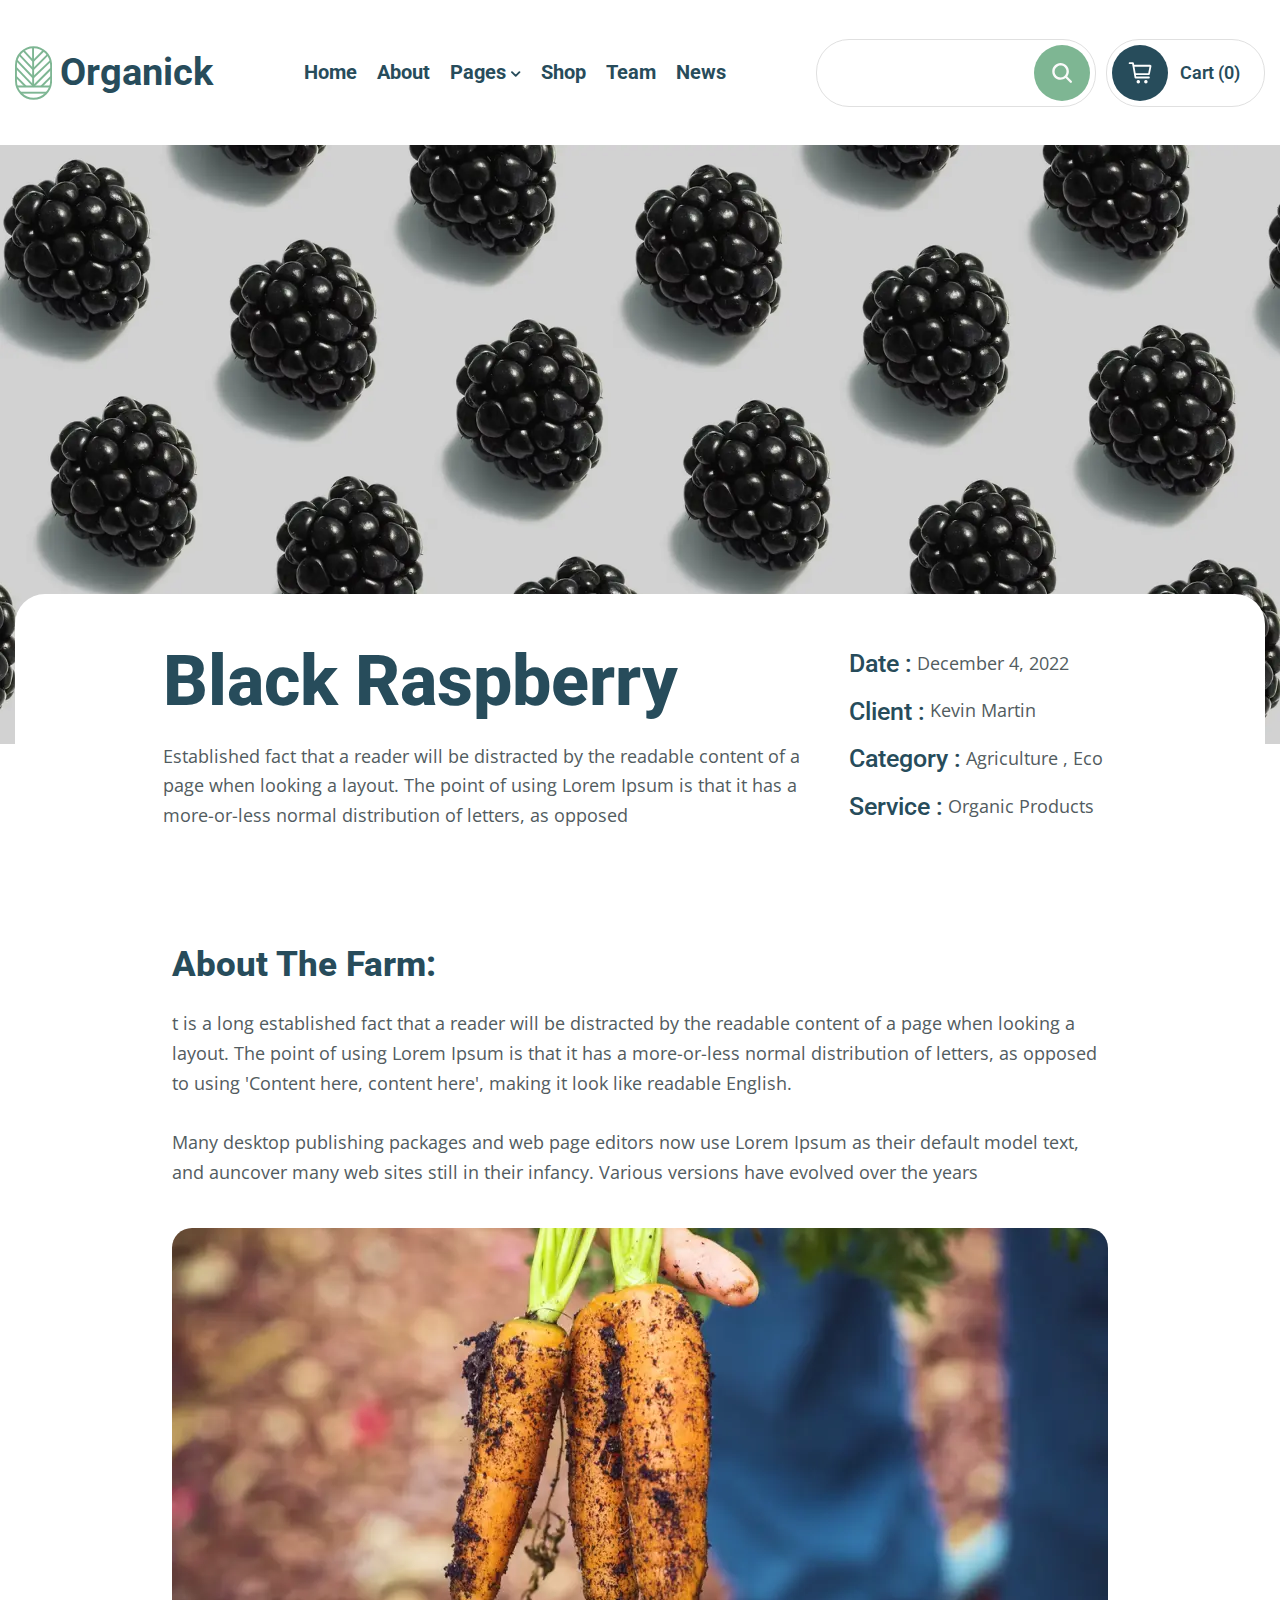
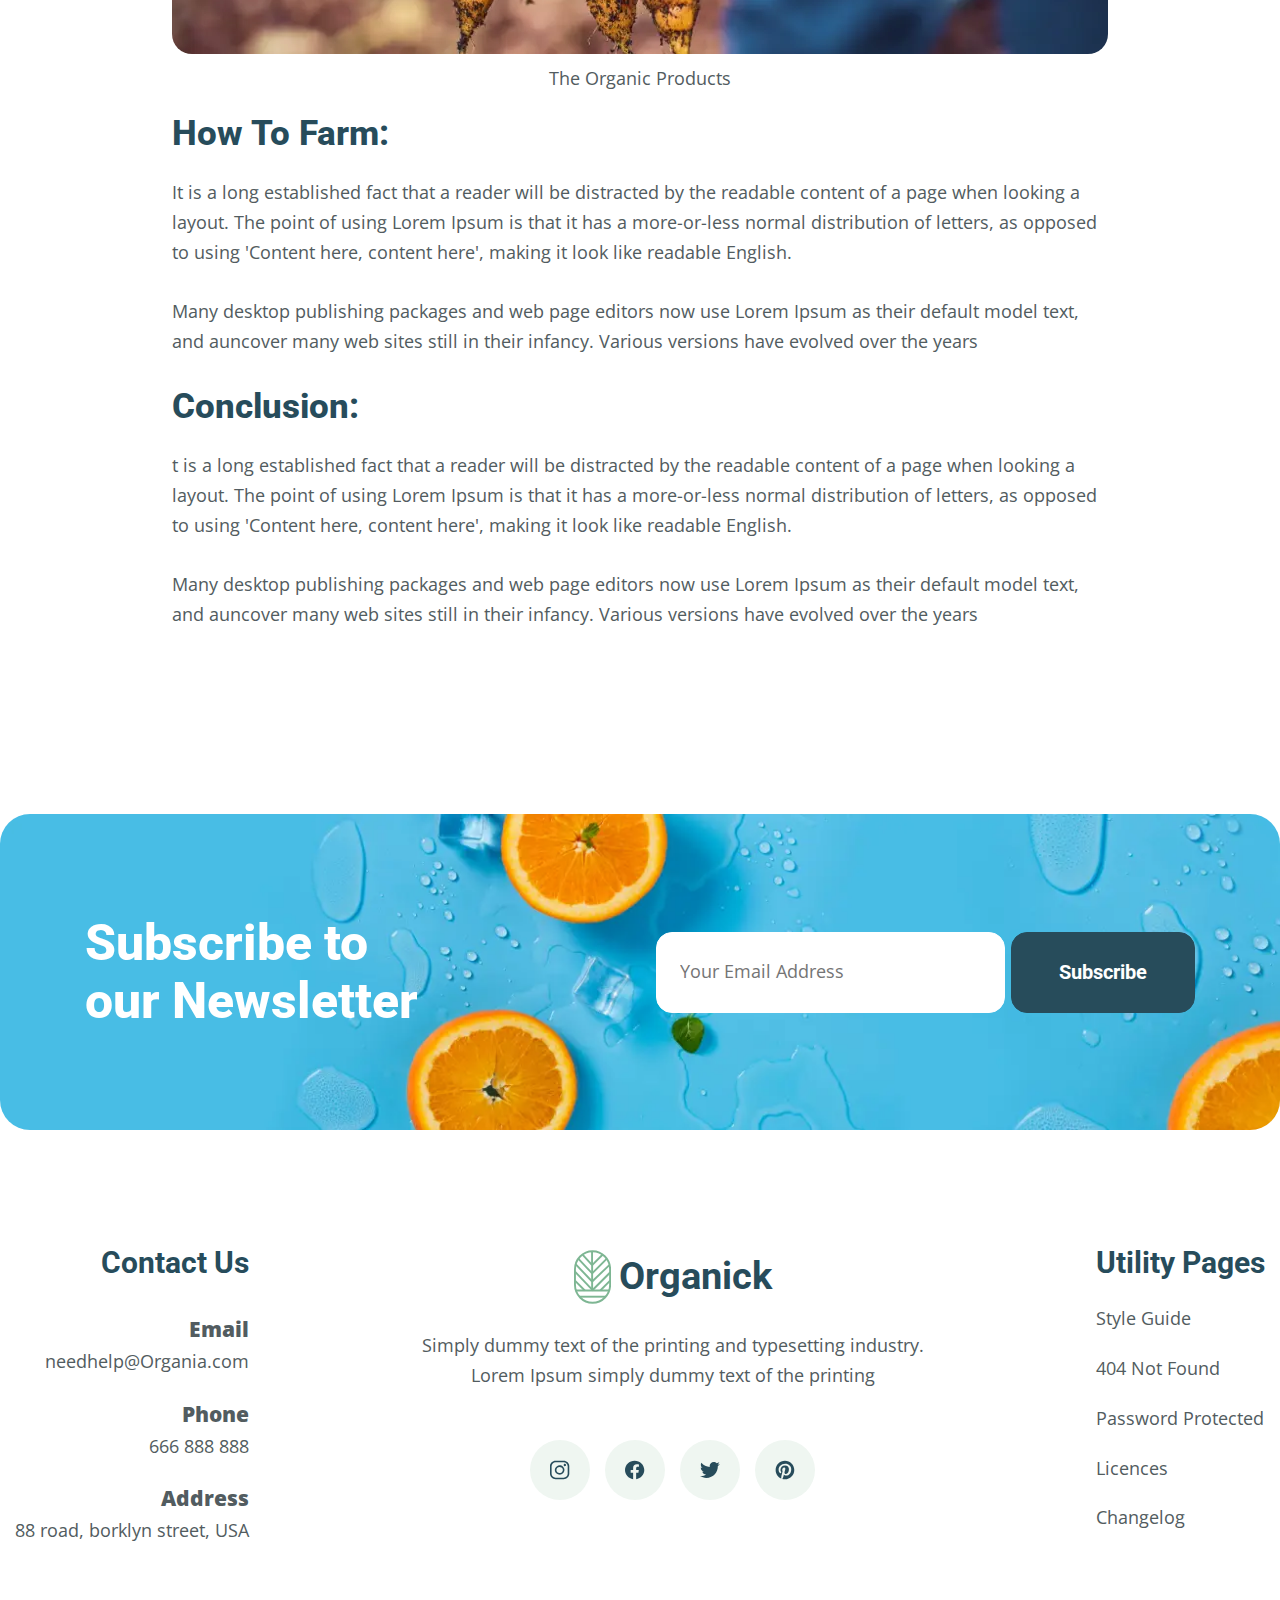
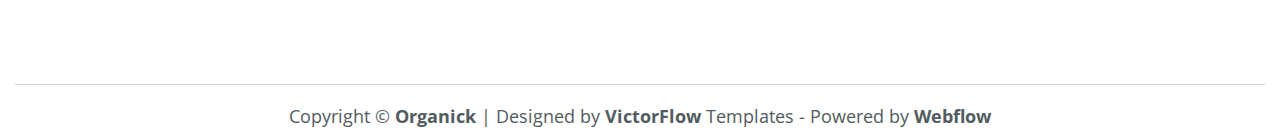
<file: portfolio_single.html>
<!DOCTYPE html>
<html lang="en">

<head>
    <meta charset="UTF-8">
    <meta http-equiv="X-UA-Compatible" content="IE=edge">
    <meta name="viewport" content="width=device-width, initial-scale=1.0">
    <link rel="stylesheet"
        href="https://cdnjs.cloudflare.com/ajax/libs/modern-normalize/1.1.0/modern-normalize.min.css">
    <link
        href="https://fonts.googleapis.com/css2?family=Open+Sans:wght@400;600;700&family=Roboto:wght@400;500;700;900&family=Yellowtail&display=swap"
        rel="stylesheet">
    <link rel="stylesheet" href="./css/main.min.css">
    <title>Organic</title>
</head>

<body>
    <header class="header">
        <div class="header__container">
            <div class="header__body">
                <a href="./index.html" class="header__logo">
                    <svg class="header__logo-icon">
                        <use href="./icon/sprite.svg#icon-logo"></use>
                    </svg>
                    Organick
                </a>
                <nav class="header__nav">
                    <ul class="header__list">
                        <li class="header__item"><a href="./index.html" class="header__link">Home</a></li>
                        <li class="header__item"><a href="./about.html" class="header__link">About</a></li>
                        <li class="header__item js-block-hover"><a href="#" class="header__link">Pages</a>
                            <svg class='header__icon-arrow js-arrow'>
                                <use href='./icon/sprite.svg#icon-arrow_bottom'></use>
                            </svg>
                            <ul class="header__sublist">
                                <li class="header__subitem">
                                    <a href="./services.html" class="header__sublink">Service</a>
                                </li>
                                <li class="header__subitem">
                                    <a href="./quality.html" class="header__sublink">Quality</a>
                                </li>
                                <li class="header__subitem">
                                    <a href="./portfolio.html" class="header__sublink">Portfolio</a>
                                </li>
                                <li class="header__subitem">
                                    <a href="./blog.html" class="header__sublink">Blog</a>
                                </li>
                                <li class="header__subitem">
                                    <a href="./contact.html" class="header__sublink">Contact</a>
                                </li>
                            </ul>
                        </li>
                        <li class="header__item"><a href="./shop.html" class="header__link">Shop</a></li>
                        <li class="header__item"><a href="./team.html" class="header__link">Team</a></li>
                        <li class="header__item"><a href="./news.html" class="header__link">News</a></li>
                    </ul>
                </nav>
                <div class="header__wrapper">
                    <div class="header__search">
                        <div class="header__wrapper-search">
                            <svg class='header__icon-search'>
                                <use href='./icon/sprite.svg#icon-search'></use>
                            </svg>
                        </div>
                        <input type="text" class="header__input">
                    </div>
                    <div class="header__cart">
                        <div class="header__wrapper-cart">
                            <svg class='header__icon-cart'>
                                <use href='./icon/sprite.svg#icon-cart'></use>
                            </svg>
                        </div>
                        <p class="header__text">Cart (<span>0</span>)</p>
                    </div>
                </div>
                <div class="header__burger-icon js-burger-open">
                    <svg class='burger-icon'>
                        <use href='./icon/sprite.svg#icon-burger'></use>
                    </svg>
                </div>
                <div class="burger__icon-close js-burger-close">
                    <svg class='burger-close'>
                        <use href='./icon/sprite.svg#icon-cross'></use>
                    </svg>
                </div>
                <div class="burger__menu js-burger-menu">
                    <div class="burger__container">
                        <div class="burger__body">
                            <nav class="burger__nav">
                                <ul class="burger__list">
                                    <li class="burger__item"><a href="./index.html"
                                            class="burger__link js-burger-link">Home</a></li>
                                    <li class="burger__item"><a href="./about.html"
                                            class="burger__link js-burger-link">About</a></li>
                                    <li class="burger__item"><a href="#" class="burger__link">Pages</a>
                                        <svg class='header__icon-arrow js-arrow'>
                                            <use href='./icon/sprite.svg#icon-arrow_bottom'></use>
                                        </svg>
                                        <ul class="header__sublist-burger">
                                            <li class="header__subitem-burger">
                                                <a href="./services.html" class="header__sublink-burger">Service</a>
                                            </li>
                                            <li class="header__subitem-burger">
                                                <a href="./quality.html" class="header__sublink-burger">Quality</a>
                                            </li>
                                            <li class="header__subitem-burger">
                                                <a href="./portfolio.html"
                                                    class="header__sublink-burger">Portfolio</a>
                                            </li>
                                            <li class="header__subitem-burger">
                                                <a href="./blog.html" class="header__sublink-burger">Blog</a>
                                            </li>
                                            <li class="header__subitem-burger">
                                                <a href="./contact.html" class="header__sublink-burger">Contact</a>
                                            </li>
                                        </ul>
                                    </li>
                                    <li class="burger__item"><a href="./shop.html"
                                            class="burger__link js-burger-link">Shop</a></li>
                                    <li class="burger__item"><a href="./team.html"
                                            class="burger__link js-burger-link">Team</a>
                                    </li>
                                    <li class="burger__item"><a href="./news.html"
                                            class="burger__link js-burger-link">News</a></li>
                                </ul>
                            </nav>
                            <div class="burger__search">
                                <div class="burger__wrapper-search">
                                    <svg class='burger__icon-search'>
                                        <use href='./icon/sprite.svg#icon-search'></use>
                                    </svg>
                                </div>
                                <input type="text" class="burger__input">
                            </div>
                            <div class="burger__cart">
                                <div class="burger__wrapper-cart">
                                    <svg class='burger__icon-cart'>
                                        <use href='./icon/sprite.svg#icon-cart'></use>
                                    </svg>
                                </div>
                                <p class="burger__text">Cart (<span>0</span>)</p>
                            </div>
                        </div>
                    </div>
                </div>
            </div>
        </div>
    </header>

    <main>
        <div class="portfolio__single-hero">
            <div class="portfolio__single-hero-container">
                <div class="portfolio__single-hero-body">
                    <img src="./img/hero/raspberry.webp" alt="rasberry" class="portfolio__single-hero-img">
                </div>
            </div>
        </div>
        <section class="portfolio__single">
            <div class="portfolio__single-container container">
                <div class="portfolio__single-header">
                    <div class="portfolio__single-wrapper">
                        <h2 class="portfolio__single-title general-title">Black Raspberry</h2>
                        <p class="portfolio__single-text">Established fact that a reader will be distracted by the
                            readable content of a page when looking a layout. The point of using Lorem Ipsum is that it
                            has a more-or-less normal distribution of letters, as opposed
                        </p>
                    </div>
                    <ul class="portfolio__single-list">
                        <li class="portfolio__single-item">
                            <p class="portfolio__single-indicator">Date :</p>
                            <p class="portfolio__single-value">December 4, 2022</p>
                        </li>
                        <li class="portfolio__single-item">
                            <p class="portfolio__single-indicator">Client :</p>
                            <p class="portfolio__single-value">Kevin Martin</p>
                        </li>
                        <li class="portfolio__single-item">
                            <p class="portfolio__single-indicator">Category :</p>
                            <p class="portfolio__single-value">Agriculture , Eco</p>
                        </li>
                        <li class="portfolio__single-item">
                            <p class="portfolio__single-indicator">Service :</p>
                            <p class="portfolio__single-value">Organic Products</p>
                        </li>
                    </ul>
                </div>
                <div class="portfolio__single-body">
                    <div class="portfolio__single-wrapper-about">
                        <h3 class="portfolio__single-subtitle">About The Farm:</h3>
                        <p class="portfolio__single-text">
                            t is a long established fact that a reader will be distracted by the readable content of a
                            page when looking a layout. The point of using Lorem Ipsum is that it has a more-or-less
                            normal distribution of letters, as opposed to using 'Content here, content here', making it
                            look like readable English.
                            <br>
                            <br>
                            Many desktop publishing packages and web page editors now use Lorem Ipsum as their default
                            model text, and auncover many web sites still in their infancy. Various versions have
                            evolved over the years
                        </p>
                    </div>
                    <figure class="portfolio__single-wrapper-image">
                        <img src="./img/single_portfolio/carrot.webp" alt="carrot" class="portfolio__single-img">
                        <figcaption class="portfolio__single-sign">The Organic Products</figcaption>
                    </figure>
                    <div class="portfolio__single-wrapper-how">
                        <h3 class="portfolio__single-subtitle">How To Farm:</h3>
                        <p class="portfolio__single-text">
                            It is a long established fact that a reader will be distracted by the readable content of a
                            page when looking a layout. The point of using Lorem Ipsum is that it has a more-or-less
                            normal distribution of letters, as opposed to using 'Content here, content here', making it
                            look like readable English.
                            <br>
                            <br>
                            Many desktop publishing packages and web page editors now use Lorem Ipsum as their default
                            model text, and auncover many web sites still in their infancy. Various versions have
                            evolved over the years
                        </p>
                    </div>
                    <div class="portfolio__single-wrapper-conclusion">
                        <h3 class="portfolio__single-subtitle">Conclusion:</h3>
                        <p class="portfolio__single-text">t is a long established fact that a reader will be distracted
                            by the readable content of a page when looking a layout. The point of using Lorem Ipsum is
                            that it has a more-or-less normal distribution of letters, as opposed to using 'Content
                            here, content here', making it look like readable English.
                            <br>
                            <br>
                            Many desktop publishing packages and web page editors now use Lorem Ipsum as their default
                            model text, and auncover many web sites still in their infancy. Various versions have
                            evolved over the years
                        </p>
                    </div>
                </div>
            </div>
        </section>
        <section class="subscribe">
            <div class="subscribe__container container">
                <div class="subscribe__body">
                    <h2 class="subscribe__title title">Subscribe to our Newsletter</h2>
                    <form class="subscribe__form">
                        <input type="email" class="subscribe__input" placeholder="Your Email Address" required>
                        <button type="submit" class="subscribe__button button-blue">Subscribe</button>
                    </form>
                </div>
            </div>
        </section>
    </main>

    <footer class="footer">
        <div class="footer__container container">
            <div class="footer__body">
                <div class="footer__wrapper-contact">
                    <h2 class="footer__contact-title">Contact Us</h2>
                    <ul class="footer__contact-list">
                        <li class="footer__contact-item">
                            <h3 class="footer__item-title">Email</h3>
                            <a href="mailto:needhelp@Organia.com" class="footer__contact-link">needhelp@Organia.com</a>
                        </li>
                        <li class="footer__contact-item">
                            <h3 class="footer__item-title">Phone</h3>
                            <a href="tel:+1666888888" class="footer__contact-link">666 888 888</a>
                        </li>
                        <li class="footer__contact-item">
                            <h3 class="footer__item-title">Address</h3>
                            <a href="https://www.google.com/maps/place/88th+St,+Brooklyn,+NY,+%D0%A1%D0%BF%D0%BE%D0%BB%D1%83%D1%87%D0%B5%D0%BD%D1%96+%D0%A8%D1%82%D0%B0%D1%82%D0%B8+%D0%90%D0%BC%D0%B5%D1%80%D0%B8%D0%BA%D0%B8/@40.6219333,-74.0337219,17z/data=!3m1!4b1!4m6!3m5!1s0x89c24f8a621ff737:0x63b87b08f5ac9099!8m2!3d40.6219293!4d-74.031147!16s%2Fg%2F1tm8fx3q?entry=ttu"
                                target="_blank" class="footer__contact-link">88 road, borklyn street, USA</a>
                        </li>
                    </ul>
                </div>
                <div class="footer__wrapper-social">
                    <a href="./index.html" class="footer__logo">
                        <svg class="footer__logo-icon">
                            <use href="./icon/sprite.svg#icon-logo"></use>
                        </svg>
                        Organick
                    </a>
                    <p class="footer__social-text">Simply dummy text of the printing and typesetting industry.
                        Lorem Ipsum simply dummy text of the printing
                    </p>
                    <ul class="footer__social-list">
                        <li class="footer__social-item">
                            <a href="https://www.instagram.com/" target="_blank" class="footer__social-link">
                                <svg class='footer__social-icon'>
                                    <use href='./icon/sprite.svg#icon-inst'></use>
                                </svg>
                            </a>
                        </li>
                        <li class="footer__social-item">
                            <a href="https://www.facebook.com/?locale=uk_UA" target="_blank"
                                class="footer__social-link">
                                <svg class='footer__social-icon'>
                                    <use href='./icon/sprite.svg#icon-fb'></use>
                                </svg>
                            </a>
                        </li>
                        <li class="footer__social-item">
                            <a href="https://twitter.com/?lang=uk" target="_blank" class="footer__social-link">
                                <svg class='footer__social-icon'>
                                    <use href='./icon/sprite.svg#icon-twit'></use>
                                </svg>
                            </a>
                        </li>
                        <li class="footer__social-item">
                            <a href="https://ru.pinterest.com/" target="_blank" class="footer__social-link">
                                <svg class='footer__social-icon'>
                                    <use href='./icon/sprite.svg#icon-pin'></use>
                                </svg>
                            </a>
                        </li>
                    </ul>
                </div>
                <div class="footer__wrapper-utility">
                    <h2 class="footer__utility-title">Utility Pages</h2>
                    <ul class="footer__utility-list">
                        <li class="footer__utility-item">
                            <a href="#" class="footer__utility-link">Style Guide
                            </a>
                        </li>
                        <li class="footer__utility-item">
                            <a href="#" class="footer__utility-link">404 Not Found
                            </a>
                        </li>
                        <li class="footer__utility-item">
                            <a href="#" class="footer__utility-link">Password Protected
                            </a>
                        </li>
                        <li class="footer__utility-item">
                            <a href="#" class="footer__utility-link">Licences
                            </a>
                        </li>
                        <li class="footer__utility-item">
                            <a href="#" class="footer__utility-link">Changelog</a>
                        </li>
                    </ul>
                </div>
            </div>
            <span class="footer__line"></span>
            <p class="footer__policy-text">Copyright &#169; <span class="strong">Organick</span> | Designed by <span
                    class="strong">VictorFlow</span> Templates - Powered by <span class="strong">Webflow</span>
            </p>
        </div>
    </footer>

    <div class="backdrop js-backdrop-subscribe">
        <div class="modal__window">
            <div class="modal__window-container">
                <div class="modal__window-body">
                    <h2 class="modal__title title">Successfully!</h2>
                    <p class="modal__text">You have successfully subscribed.</p>
                    <button type="button" class="modal__button button-blue js-button-subscribe">Ok</button>
                </div>
            </div>
        </div>
    </div>

    <script src="./js/burger-menu.js" type="module"></script>
    <script src="./js/subscribe.js" type="module"></script>
    <script src="./js/list.js" type="module"></script>
</body>

</html>
</file>
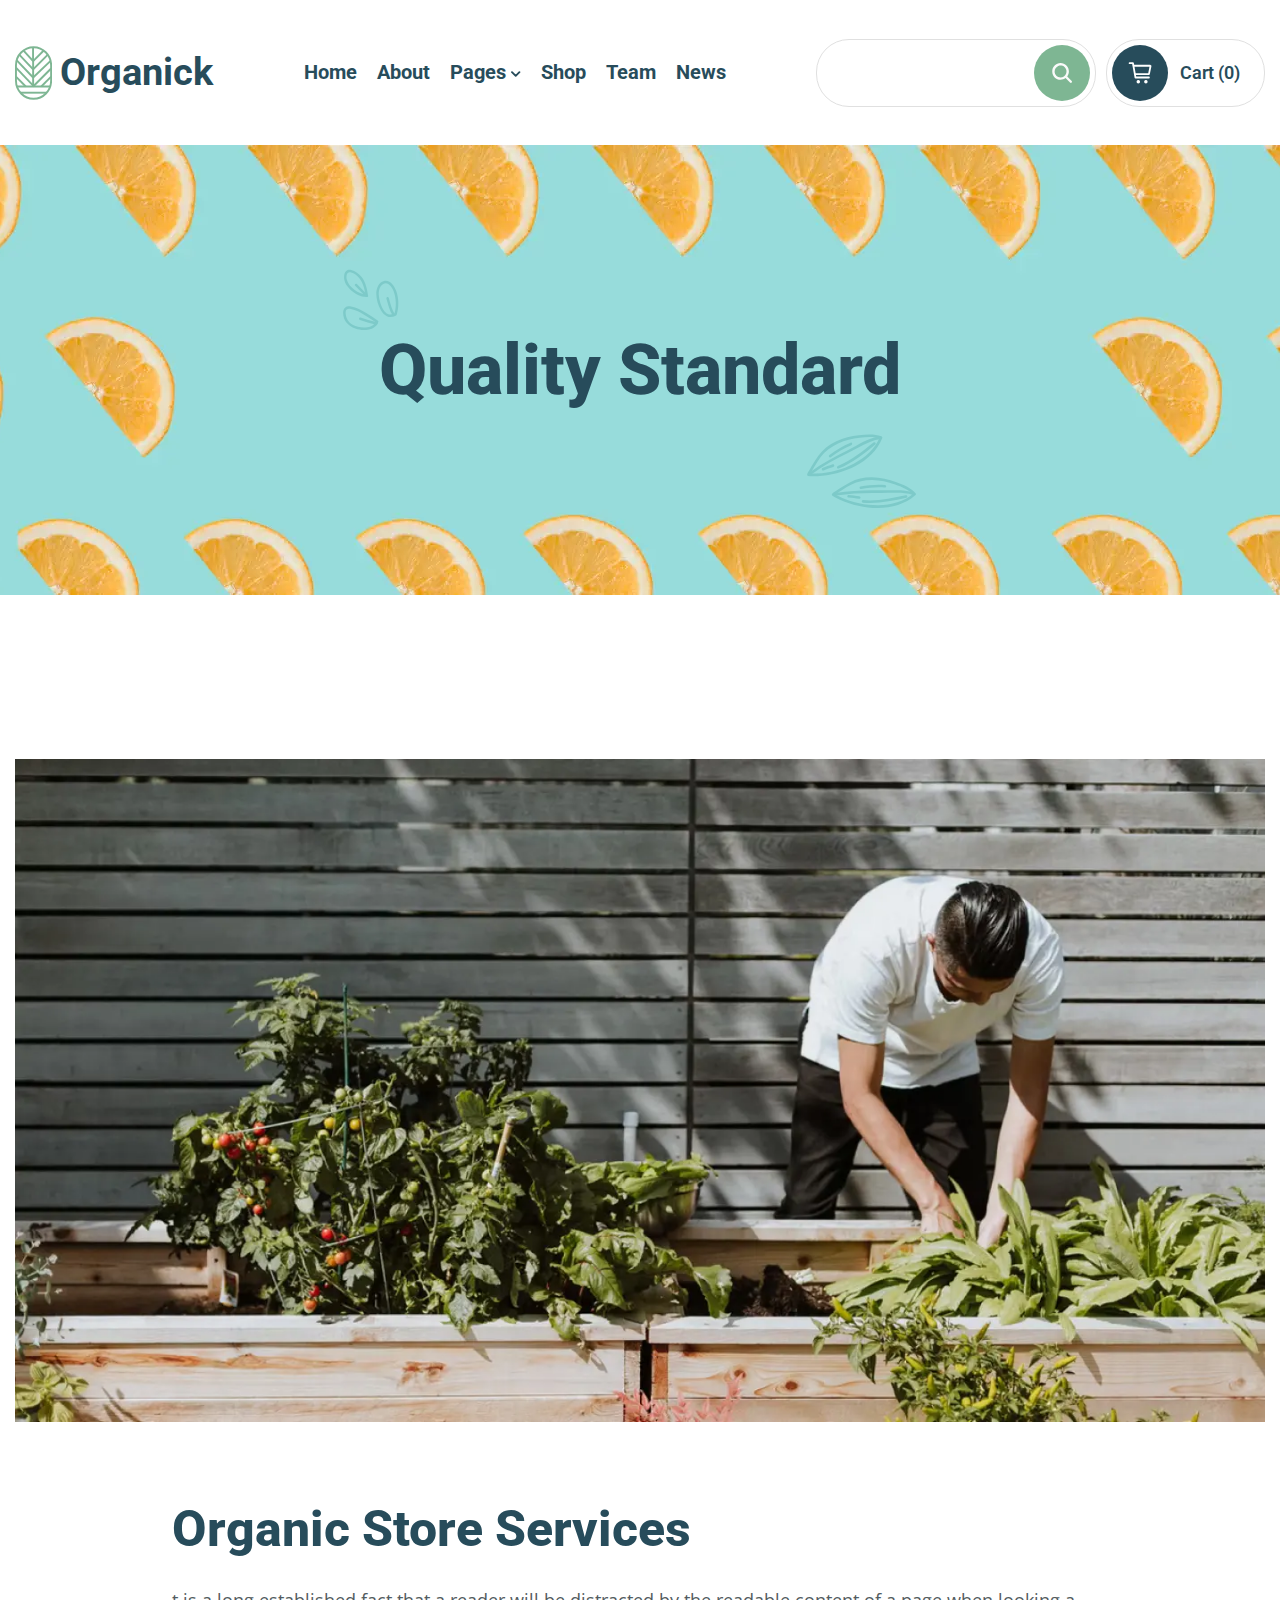
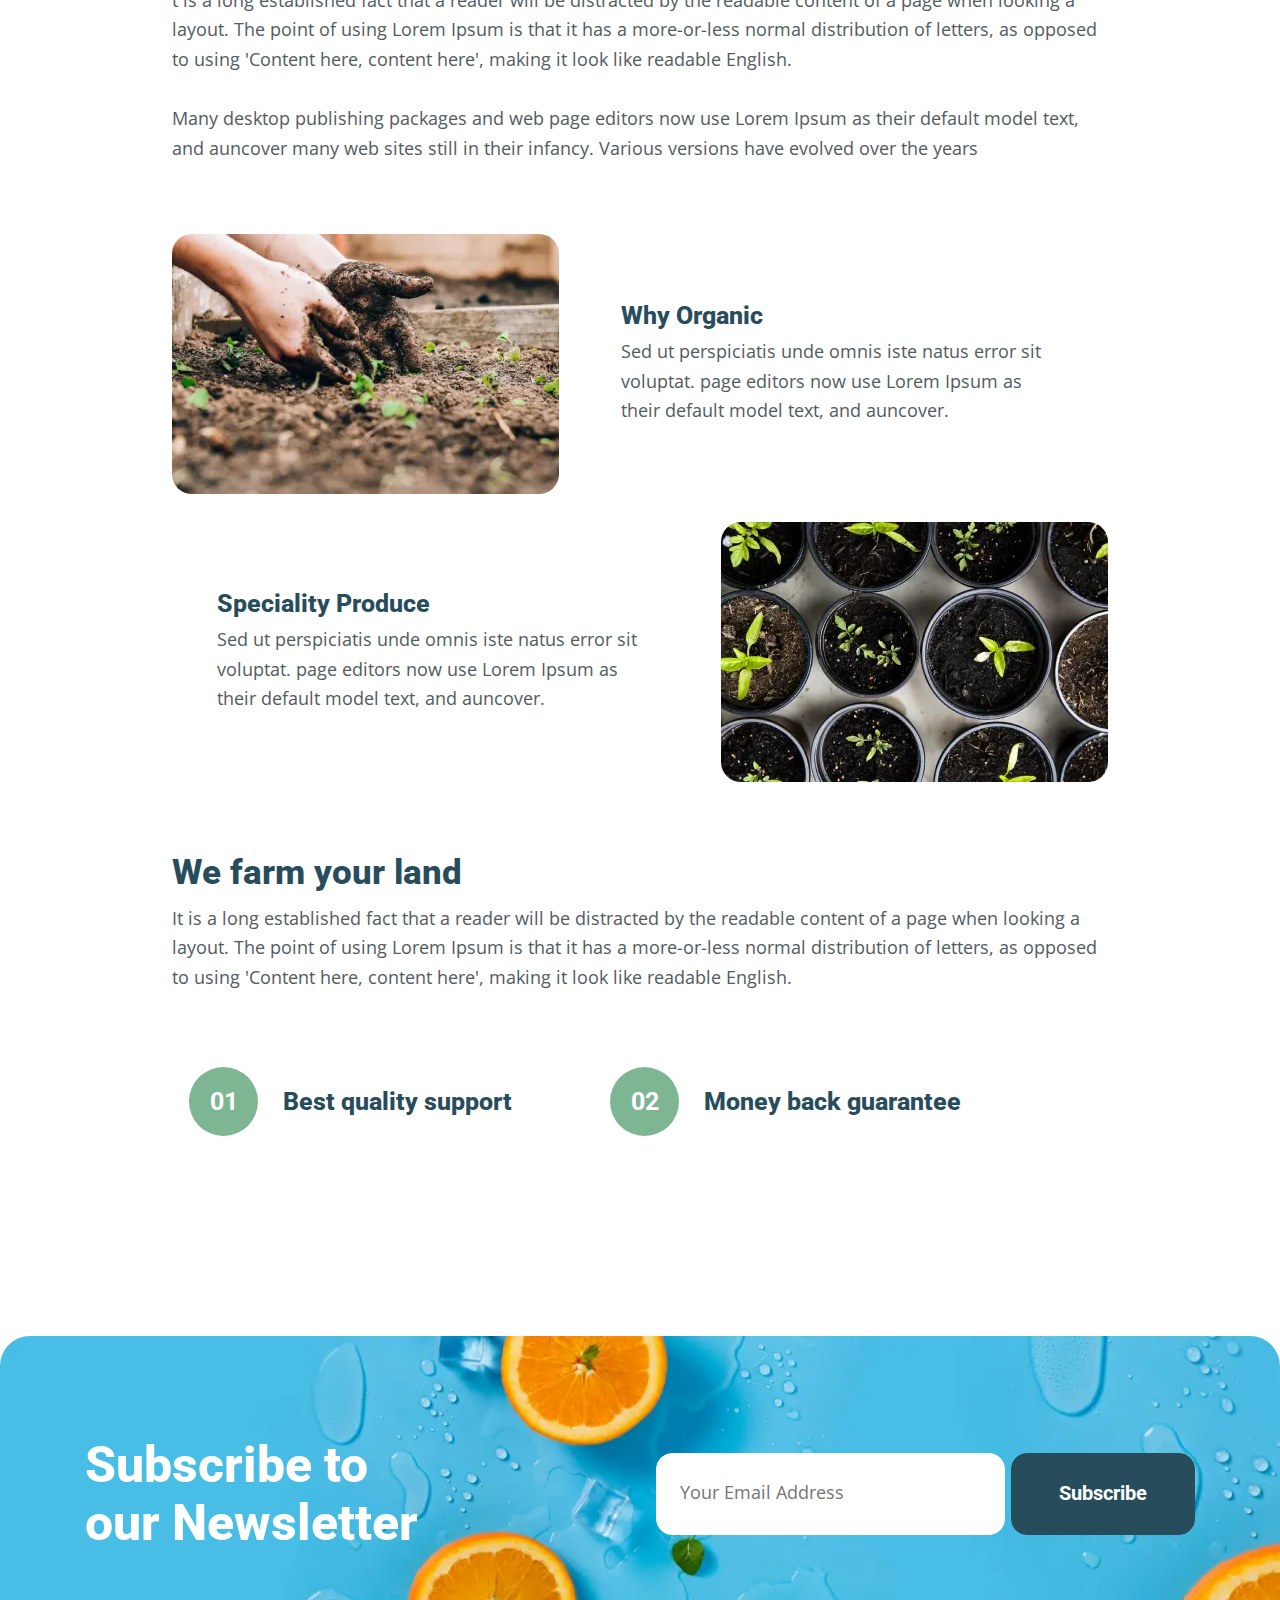
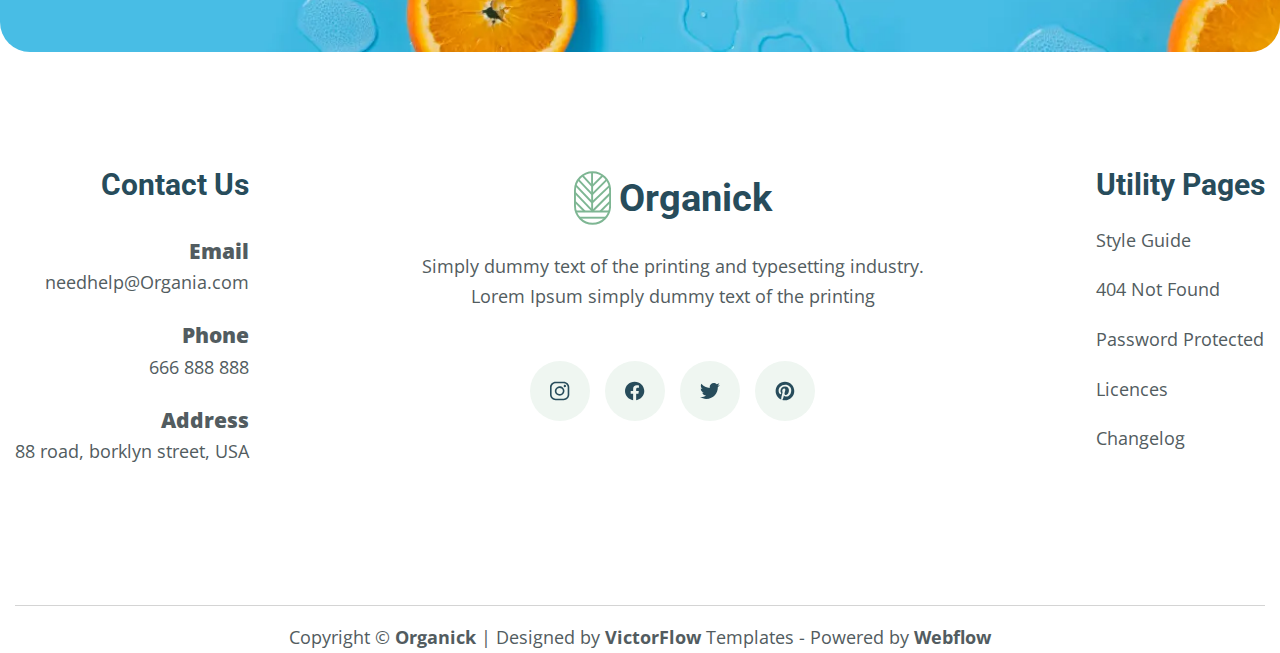
<file: quality.html>
<!DOCTYPE html>
<html lang="en">

<head>
    <meta charset="UTF-8">
    <meta http-equiv="X-UA-Compatible" content="IE=edge">
    <meta name="viewport" content="width=device-width, initial-scale=1.0">
    <link rel="stylesheet"
        href="https://cdnjs.cloudflare.com/ajax/libs/modern-normalize/1.1.0/modern-normalize.min.css">
    <link
        href="https://fonts.googleapis.com/css2?family=Open+Sans:wght@400;600;700&family=Roboto:wght@400;500;700;900&family=Yellowtail&display=swap"
        rel="stylesheet">
    <link rel="stylesheet" href="./css/main.min.css">
    <title>Organic</title>
</head>

<body>
    <header class="header">
        <div class="header__container">
            <div class="header__body">
                <a href="./index.html" class="header__logo">
                    <svg class="header__logo-icon">
                        <use href="./icon/sprite.svg#icon-logo"></use>
                    </svg>
                    Organick
                </a>
                <nav class="header__nav">
                    <ul class="header__list">
                        <li class="header__item"><a href="./index.html" class="header__link">Home</a></li>
                        <li class="header__item"><a href="./about.html" class="header__link">About</a></li>
                        <li class="header__item js-block-hover"><a href="#" class="header__link">Pages</a>
                            <svg class='header__icon-arrow js-arrow'>
                                <use href='./icon/sprite.svg#icon-arrow_bottom'></use>
                            </svg>
                            <ul class="header__sublist">
                                <li class="header__subitem">
                                    <a href="./services.html" class="header__sublink">Service</a>
                                </li>
                                <li class="header__subitem">
                                    <a href="./quality.html" class="header__sublink">Quality</a>
                                </li>
                                <li class="header__subitem">
                                    <a href="./portfolio.html" class="header__sublink">Portfolio</a>
                                </li>
                                <li class="header__subitem">
                                    <a href="./blog.html" class="header__sublink">Blog</a>
                                </li>
                                <li class="header__subitem">
                                    <a href="./contact.html" class="header__sublink">Contact</a>
                                </li>
                            </ul>
                        </li>
                        <li class="header__item"><a href="./shop.html" class="header__link">Shop</a></li>
                        <li class="header__item"><a href="./team.html" class="header__link">Team</a></li>
                        <li class="header__item"><a href="./news.html" class="header__link">News</a></li>
                    </ul>
                </nav>
                <div class="header__wrapper">
                    <div class="header__search">
                        <div class="header__wrapper-search">
                            <svg class='header__icon-search'>
                                <use href='./icon/sprite.svg#icon-search'></use>
                            </svg>
                        </div>
                        <input type="text" class="header__input">
                    </div>
                    <div class="header__cart">
                        <div class="header__wrapper-cart">
                            <svg class='header__icon-cart'>
                                <use href='./icon/sprite.svg#icon-cart'></use>
                            </svg>
                        </div>
                        <p class="header__text">Cart (<span>0</span>)</p>
                    </div>
                </div>
                <div class="header__burger-icon js-burger-open">
                    <svg class='burger-icon'>
                        <use href='./icon/sprite.svg#icon-burger'></use>
                    </svg>
                </div>
                <div class="burger__icon-close js-burger-close">
                    <svg class='burger-close'>
                        <use href='./icon/sprite.svg#icon-cross'></use>
                    </svg>
                </div>
                <div class="burger__menu js-burger-menu">
                    <div class="burger__container">
                        <div class="burger__body">
                            <nav class="burger__nav">
                                <ul class="burger__list">
                                    <li class="burger__item"><a href="./index.html"
                                            class="burger__link js-burger-link">Home</a></li>
                                    <li class="burger__item"><a href="./about.html"
                                            class="burger__link js-burger-link">About</a></li>
                                    <li class="burger__item"><a href="#" class="burger__link">Pages</a>
                                        <svg class='header__icon-arrow js-arrow'>
                                            <use href='./icon/sprite.svg#icon-arrow_bottom'></use>
                                        </svg>
                                        <ul class="header__sublist-burger">
                                            <li class="header__subitem-burger">
                                                <a href="./services.html" class="header__sublink-burger">Service</a>
                                            </li>
                                            <li class="header__subitem-burger">
                                                <a href="./quality.html" class="header__sublink-burger">Quality</a>
                                            </li>
                                            <li class="header__subitem-burger">
                                                <a href="./portfolio.html"
                                                    class="header__sublink-burger">Portfolio</a>
                                            </li>
                                            <li class="header__subitem-burger">
                                                <a href="./blog.html" class="header__sublink-burger">Blog</a>
                                            </li>
                                            <li class="header__subitem-burger">
                                                <a href="./contact.html" class="header__sublink-burger">Contact</a>
                                            </li>
                                        </ul>
                                    </li>
                                    <li class="burger__item"><a href="./shop.html"
                                            class="burger__link js-burger-link">Shop</a></li>
                                    <li class="burger__item"><a href="./team.html"
                                            class="burger__link js-burger-link">Team</a>
                                    </li>
                                    <li class="burger__item"><a href="./news.html"
                                            class="burger__link js-burger-link">News</a></li>
                                </ul>
                            </nav>
                            <div class="burger__search">
                                <div class="burger__wrapper-search">
                                    <svg class='burger__icon-search'>
                                        <use href='./icon/sprite.svg#icon-search'></use>
                                    </svg>
                                </div>
                                <input type="text" class="burger__input">
                            </div>
                            <div class="burger__cart">
                                <div class="burger__wrapper-cart">
                                    <svg class='burger__icon-cart'>
                                        <use href='./icon/sprite.svg#icon-cart'></use>
                                    </svg>
                                </div>
                                <p class="burger__text">Cart (<span>0</span>)</p>
                            </div>
                        </div>
                    </div>
                </div>
            </div>
        </div>
    </header>

    <main>
        <section class="quality__hero">
            <ul class="quality__hero-list">
                <li class="quality__hero-item"><svg class='quality__hero-sead'>
                        <use href='./icon/sprite.svg#icon-sead'></use>
                    </svg>
                </li>
                <li class="quality__hero-item"><svg class='quality__hero-sead_big'>
                        <use href='./icon/sprite.svg#icon-sead_big'></use>
                    </svg>
                </li>
            </ul>
            <div class="quality__hero-container container">
                <div class="quality__hero-body">
                    <h1 class="quality__hero-title general-title">Quality Standard</h1>
                </div>
            </div>
        </section>
        <section class="quality__organic">
            <div class="quality__organic-container container">
                <div class="quality__organic-body">
                    <img src="./img/quality/man.webp" alt="man in the garden" class="quality__organic-bg_img">
                    <div class="quality__organic-container-content">
                        <h2 class="quality__organic-title title">Organic Store Services</h2>
                        <p class="quality__organic-text">t is a long established fact that a reader will be distracted
                            by the readable content of a page when looking a layout. The point of using Lorem Ipsum is
                            that
                            it has a more-or-less normal distribution of letters, as opposed to using 'Content here,
                            content here', making it look like readable English.
                            <br>
                            <br>
                            Many desktop publishing packages and web page editors now use Lorem Ipsum as their default
                            model text, and auncover many web sites still in their infancy. Various versions have
                            evolved over
                            the years
                        </p>
                        <div class="quality__organic-wrapper-why">
                            <img src="./img/quality/ground.webp" alt="hands in the ground"
                                class="quality__organic-img-why">
                            <div class="quality__organic-content">
                                <h3 class="quality__organic-subtitle subtitle">Why Organic</h3>
                                <p class="quality__organic-text">Sed ut perspiciatis unde omnis iste natus error sit
                                    voluptat. page editors now use Lorem Ipsum as their default model text, and
                                    auncover.
                                </p>
                            </div>
                        </div>
                        <div class="quality__organic-wrapper-produce">
                            <img src="./img/quality/produce.webp" alt="seedlings" class="quality__organic-img-produce">
                            <div class="quality__organic-content">
                                <h3 class="quality__organic-subtitle subtitle">Speciality Produce</h3>
                                <p class="quality__organic-text">Sed ut perspiciatis unde omnis iste natus error sit
                                    voluptat. page editors now use Lorem Ipsum as their default model text, and
                                    auncover.
                                </p>
                            </div>
                        </div>
                        <div class="quality__organic-wrapper-farm">
                            <h3 class="quality__organic-subtitle-farm">We farm your land</h3>
                            <p class="quality__organic-text">It is a long established fact that a reader will be
                                distracted
                                by the readable content of a page when looking a layout. The point of using Lorem Ipsum
                                is
                                that it has a more-or-less normal distribution of letters, as opposed to using 'Content
                                here, content here', making it look like readable English.
                            </p>
                        </div>
                        <ul class="quality__organic-list">
                            <li class="quality__organic-item">
                                <p class="quality__organic-number">01</p>
                                <h3 class="quality__organic-item-subtitle subtitle">Best quality support</h3>
                            </li>
                            <li class="quality__organic-item">
                                <p class="quality__organic-number">02</p>
                                <h3 class="quality__organic-item-subtitle subtitle">Money back guarantee</h3>
                            </li>
                        </ul>
                    </div>
                </div>
            </div>
        </section>
        <section class="subscribe">
            <div class="subscribe__container container">
                <div class="subscribe__body">
                    <h2 class="subscribe__title title">Subscribe to our Newsletter</h2>
                    <form class="subscribe__form">
                        <input type="email" class="subscribe__input" placeholder="Your Email Address" required>
                        <button type="submit" class="subscribe__button button-blue">Subscribe</button>
                    </form>
                </div>
            </div>
        </section>
    </main>

    <footer class="footer">
        <div class="footer__container container">
            <div class="footer__body">
                <div class="footer__wrapper-contact">
                    <h2 class="footer__contact-title">Contact Us</h2>
                    <ul class="footer__contact-list">
                        <li class="footer__contact-item">
                            <h3 class="footer__item-title">Email</h3>
                            <a href="mailto:needhelp@Organia.com" class="footer__contact-link">needhelp@Organia.com</a>
                        </li>
                        <li class="footer__contact-item">
                            <h3 class="footer__item-title">Phone</h3>
                            <a href="tel:+1666888888" class="footer__contact-link">666 888 888</a>
                        </li>
                        <li class="footer__contact-item">
                            <h3 class="footer__item-title">Address</h3>
                            <a href="https://www.google.com/maps/place/88th+St,+Brooklyn,+NY,+%D0%A1%D0%BF%D0%BE%D0%BB%D1%83%D1%87%D0%B5%D0%BD%D1%96+%D0%A8%D1%82%D0%B0%D1%82%D0%B8+%D0%90%D0%BC%D0%B5%D1%80%D0%B8%D0%BA%D0%B8/@40.6219333,-74.0337219,17z/data=!3m1!4b1!4m6!3m5!1s0x89c24f8a621ff737:0x63b87b08f5ac9099!8m2!3d40.6219293!4d-74.031147!16s%2Fg%2F1tm8fx3q?entry=ttu"
                                target="_blank" class="footer__contact-link">88 road, borklyn street, USA</a>
                        </li>
                    </ul>
                </div>
                <div class="footer__wrapper-social">
                    <a href="./index.html" class="footer__logo">
                        <svg class="footer__logo-icon">
                            <use href="./icon/sprite.svg#icon-logo"></use>
                        </svg>
                        Organick
                    </a>
                    <p class="footer__social-text">Simply dummy text of the printing and typesetting industry.
                        Lorem Ipsum simply dummy text of the printing
                    </p>
                    <ul class="footer__social-list">
                        <li class="footer__social-item">
                            <a href="https://www.instagram.com/" target="_blank" class="footer__social-link">
                                <svg class='footer__social-icon'>
                                    <use href='./icon/sprite.svg#icon-inst'></use>
                                </svg>
                            </a>
                        </li>
                        <li class="footer__social-item">
                            <a href="https://www.facebook.com/?locale=uk_UA" target="_blank"
                                class="footer__social-link">
                                <svg class='footer__social-icon'>
                                    <use href='./icon/sprite.svg#icon-fb'></use>
                                </svg>
                            </a>
                        </li>
                        <li class="footer__social-item">
                            <a href="https://twitter.com/?lang=uk" target="_blank" class="footer__social-link">
                                <svg class='footer__social-icon'>
                                    <use href='./icon/sprite.svg#icon-twit'></use>
                                </svg>
                            </a>
                        </li>
                        <li class="footer__social-item">
                            <a href="https://ru.pinterest.com/" target="_blank" class="footer__social-link">
                                <svg class='footer__social-icon'>
                                    <use href='./icon/sprite.svg#icon-pin'></use>
                                </svg>
                            </a>
                        </li>
                    </ul>
                </div>
                <div class="footer__wrapper-utility">
                    <h2 class="footer__utility-title">Utility Pages</h2>
                    <ul class="footer__utility-list">
                        <li class="footer__utility-item">
                            <a href="#" class="footer__utility-link">Style Guide
                            </a>
                        </li>
                        <li class="footer__utility-item">
                            <a href="#" class="footer__utility-link">404 Not Found
                            </a>
                        </li>
                        <li class="footer__utility-item">
                            <a href="#" class="footer__utility-link">Password Protected
                            </a>
                        </li>
                        <li class="footer__utility-item">
                            <a href="#" class="footer__utility-link">Licences
                            </a>
                        </li>
                        <li class="footer__utility-item">
                            <a href="#" class="footer__utility-link">Changelog</a>
                        </li>
                    </ul>
                </div>
            </div>
            <span class="footer__line"></span>
            <p class="footer__policy-text">Copyright &#169; <span class="strong">Organick</span> | Designed by <span
                    class="strong">VictorFlow</span> Templates - Powered by <span class="strong">Webflow</span>
            </p>
        </div>
    </footer>

    <div class="backdrop js-backdrop-subscribe">
        <div class="modal__window">
            <div class="modal__window-container">
                <div class="modal__window-body">
                    <h2 class="modal__title title">Successfully!</h2>
                    <p class="modal__text">You have successfully subscribed.</p>
                    <button type="button" class="modal__button button-blue js-button-subscribe">Ok</button>
                </div>
            </div>
        </div>
    </div>

    <script src="./js/burger-menu.js" type="module"></script>
    <script src="./js/subscribe.js" type="module"></script>
    <script src="./js/list.js" type="module"></script>
</body>

</html>
</file>
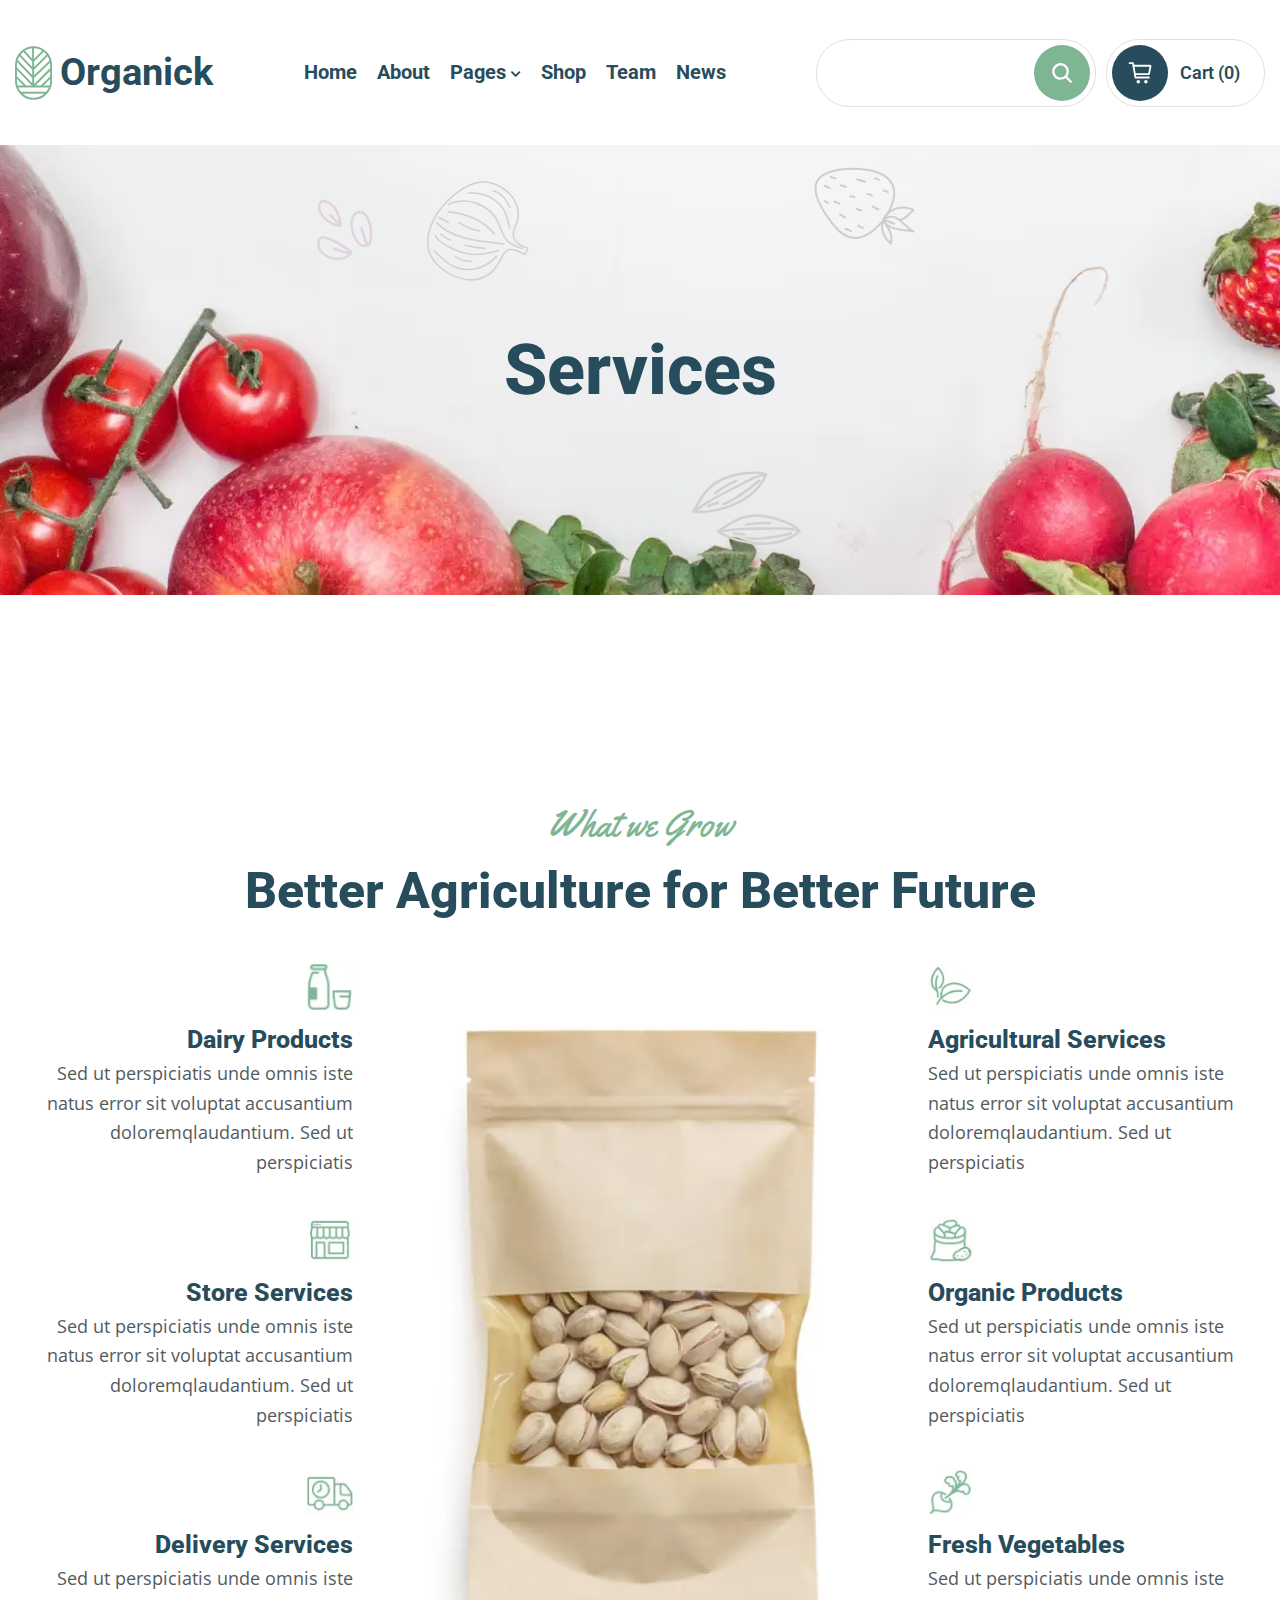
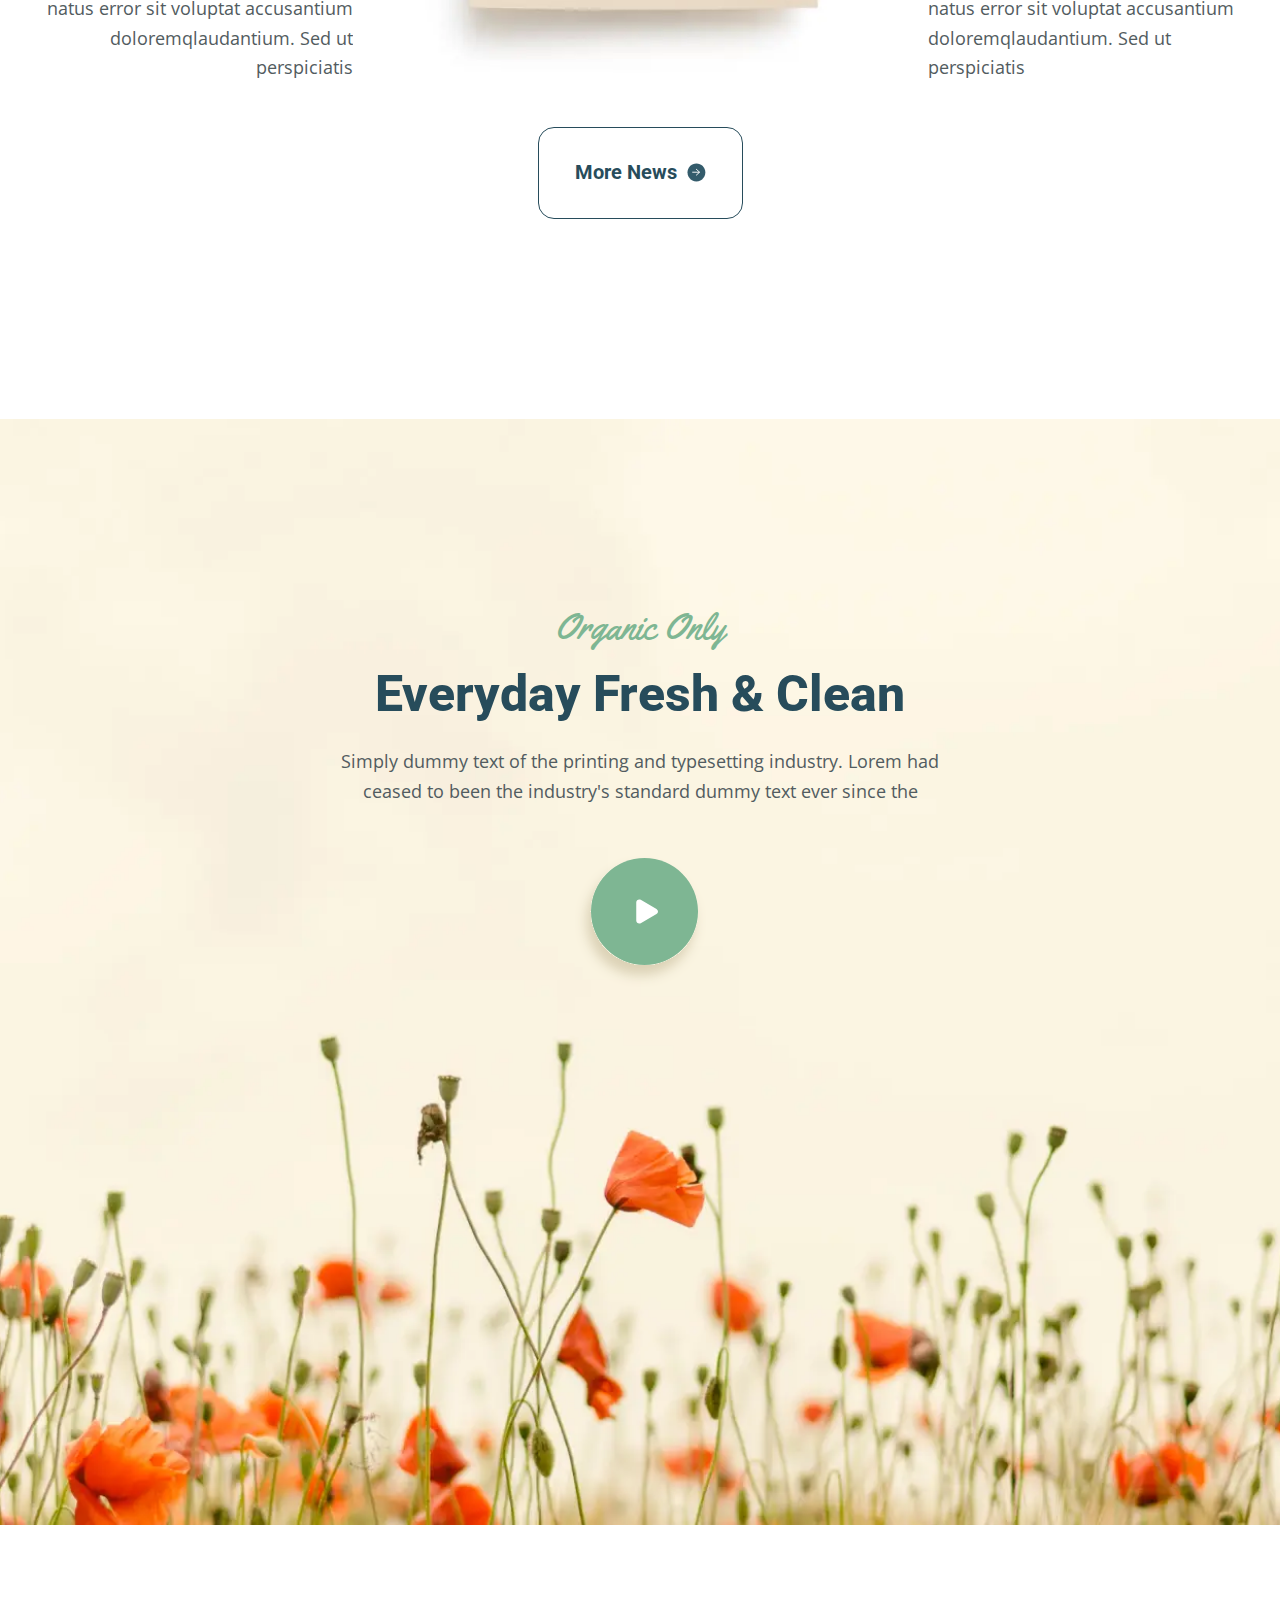
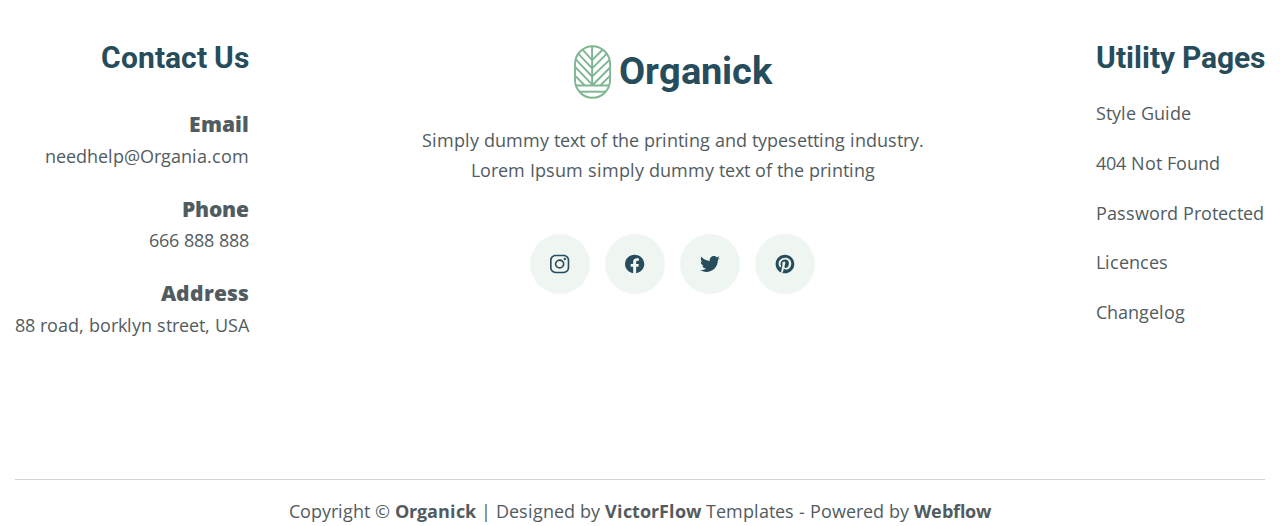
<file: services.html>
<!DOCTYPE html>
<html lang="en">

<head>
    <meta charset="UTF-8">
    <meta http-equiv="X-UA-Compatible" content="IE=edge">
    <meta name="viewport" content="width=device-width, initial-scale=1.0">
    <link rel="stylesheet"
        href="https://cdnjs.cloudflare.com/ajax/libs/modern-normalize/1.1.0/modern-normalize.min.css">
    <link
        href="https://fonts.googleapis.com/css2?family=Open+Sans:wght@400;600;700&family=Roboto:wght@400;500;700;900&family=Yellowtail&display=swap"
        rel="stylesheet">
    <link rel="stylesheet" href="./css/main.min.css">
    <title>Organic</title>
</head>

<body>
    <header class="header">
        <div class="header__container">
            <div class="header__body">
                <a href="./index.html" class="header__logo">
                    <svg class="header__logo-icon">
                        <use href="./icon/sprite.svg#icon-logo"></use>
                    </svg>
                    Organick
                </a>
                <nav class="header__nav">
                    <ul class="header__list">
                        <li class="header__item"><a href="./index.html" class="header__link">Home</a></li>
                        <li class="header__item"><a href="./about.html" class="header__link">About</a></li>
                        <li class="header__item js-block-hover"><a href="#" class="header__link">Pages</a>
                            <svg class='header__icon-arrow js-arrow'>
                                <use href='./icon/sprite.svg#icon-arrow_bottom'></use>
                            </svg>
                            <ul class="header__sublist">
                                <li class="header__subitem">
                                    <a href="./services.html" class="header__sublink">Service</a>
                                </li>
                                <li class="header__subitem">
                                    <a href="./quality.html" class="header__sublink">Quality</a>
                                </li>
                                <li class="header__subitem">
                                    <a href="./portfolio.html" class="header__sublink">Portfolio</a>
                                </li>
                                <li class="header__subitem">
                                    <a href="./blog.html" class="header__sublink">Blog</a>
                                </li>
                                <li class="header__subitem">
                                    <a href="./contact.html" class="header__sublink">Contact</a>
                                </li>
                            </ul>
                        </li>
                        <li class="header__item"><a href="./shop.html" class="header__link">Shop</a></li>
                        <li class="header__item"><a href="./team.html" class="header__link">Team</a></li>
                        <li class="header__item"><a href="./news.html" class="header__link">News</a></li>
                    </ul>
                </nav>
                <div class="header__wrapper">
                    <div class="header__search">
                        <div class="header__wrapper-search">
                            <svg class='header__icon-search'>
                                <use href='./icon/sprite.svg#icon-search'></use>
                            </svg>
                        </div>
                        <input type="text" class="header__input">
                    </div>
                    <div class="header__cart">
                        <div class="header__wrapper-cart">
                            <svg class='header__icon-cart'>
                                <use href='./icon/sprite.svg#icon-cart'></use>
                            </svg>
                        </div>
                        <p class="header__text">Cart (<span>0</span>)</p>
                    </div>
                </div>
                <div class="header__burger-icon js-burger-open">
                    <svg class='burger-icon'>
                        <use href='./icon/sprite.svg#icon-burger'></use>
                    </svg>
                </div>
                <div class="burger__icon-close js-burger-close">
                    <svg class='burger-close'>
                        <use href='./icon/sprite.svg#icon-cross'></use>
                    </svg>
                </div>
                <div class="burger__menu js-burger-menu">
                    <div class="burger__container">
                        <div class="burger__body">
                            <nav class="burger__nav">
                                <ul class="burger__list">
                                    <li class="burger__item"><a href="./index.html"
                                            class="burger__link js-burger-link">Home</a></li>
                                    <li class="burger__item"><a href="./about.html"
                                            class="burger__link js-burger-link">About</a></li>
                                    <li class="burger__item"><a href="#" class="burger__link">Pages</a>
                                        <svg class='header__icon-arrow js-arrow'>
                                            <use href='./icon/sprite.svg#icon-arrow_bottom'></use>
                                        </svg>
                                        <ul class="header__sublist-burger">
                                            <li class="header__subitem-burger">
                                                <a href="./services.html" class="header__sublink-burger">Service</a>
                                            </li>
                                            <li class="header__subitem-burger">
                                                <a href="./quality.html" class="header__sublink-burger">Quality</a>
                                            </li>
                                            <li class="header__subitem-burger">
                                                <a href="./portfolio.html"
                                                    class="header__sublink-burger">Portfolio</a>
                                            </li>
                                            <li class="header__subitem-burger">
                                                <a href="./blog.html" class="header__sublink-burger">Blog</a>
                                            </li>
                                            <li class="header__subitem-burger">
                                                <a href="./contact.html" class="header__sublink-burger">Contact</a>
                                            </li>
                                        </ul>
                                    </li>
                                    <li class="burger__item"><a href="./shop.html"
                                            class="burger__link js-burger-link">Shop</a></li>
                                    <li class="burger__item"><a href="./team.html"
                                            class="burger__link js-burger-link">Team</a>
                                    </li>
                                    <li class="burger__item"><a href="./news.html"
                                            class="burger__link js-burger-link">News</a></li>
                                </ul>
                            </nav>
                            <div class="burger__search">
                                <div class="burger__wrapper-search">
                                    <svg class='burger__icon-search'>
                                        <use href='./icon/sprite.svg#icon-search'></use>
                                    </svg>
                                </div>
                                <input type="text" class="burger__input">
                            </div>
                            <div class="burger__cart">
                                <div class="burger__wrapper-cart">
                                    <svg class='burger__icon-cart'>
                                        <use href='./icon/sprite.svg#icon-cart'></use>
                                    </svg>
                                </div>
                                <p class="burger__text">Cart (<span>0</span>)</p>
                            </div>
                        </div>
                    </div>
                </div>
            </div>
        </div>
    </header>

    <main>
        <section class="services__hero">
            <ul class="services__hero-list">
                <li class="services__hero-item"><svg class='services__hero-garlic'>
                        <use href='./icon/sprite.svg#icon-garlic'></use>
                    </svg>
                </li>
                <li class="services__hero-item"><svg class='services__hero-sead'>
                        <use href='./icon/sprite.svg#icon-sead'></use>
                    </svg>
                </li>
                <li class="services__hero-item"><svg class='services__hero-sead_big'>
                        <use href='./icon/sprite.svg#icon-sead_big'></use>
                    </svg>
                </li>
                <li class="services__hero-item"><svg class='services__hero-strawberry'>
                        <use href='./icon/sprite.svg#icon-strawberry'></use>
                    </svg>
                </li>
            </ul>
            <div class="services__hero-container container">
                <div class="services__hero-body">
                    <h1 class="services__hero-title general-title">Services</h1>
                </div>
            </div>
        </section>
        <section class="services__grow">
            <div class="services__grow-container container">
                <div class="services__grow-body">
                    <p class="services__grow-lable lable">What we Grow</p>
                    <h2 class="services__grow-title title">Better Agriculture
                        for Better Future
                    </h2>
                    <div class="services__grow-wrapper">
                        <ul class="services__grow-list">
                            <li class="services__grow-item-left">
                                <img src="./img/icons/milk.webp" alt="bootle" class="services__grow-icon">
                                <h3 class="services__grow-subtitle subtitle">Dairy Products</h3>
                                <p class="services__grow-text-left">Sed ut perspiciatis unde omnis iste natus error sit
                                    voluptat accusantium doloremqlaudantium. Sed ut perspiciatis
                                </p>
                            </li>
                            <li class="services__grow-item-left">
                                <img src="./img/icons/shop.webp" alt="shop" class="services__grow-icon">
                                <h3 class="services__grow-subtitle subtitle">Store Services</h3>
                                <p class="services__grow-text-left">Sed ut perspiciatis unde omnis iste natus error sit
                                    voluptat accusantium doloremqlaudantium. Sed ut perspiciatis
                                </p>
                            </li>
                            <li class="services__grow-item-left">
                                <img src="./img/icons/delivery.webp" alt="car" class="services__grow-icon">
                                <h3 class="services__grow-subtitle subtitle">Delivery Services</h3>
                                <p class="services__grow-text-left">Sed ut perspiciatis unde omnis iste natus error sit
                                    voluptat accusantium doloremqlaudantium. Sed ut perspiciatis
                                </p>
                            </li>
                        </ul>
                        <div class="services__grow-wrapper-img">
                            <img src="./img/vegetables/nut.webp" alt="packing nuts" class="services__grow-img">
                        </div>
                        <ul class="services__grow-list">
                            <li class="services__grow-item">
                                <img src="./img/icons/food.webp" alt="leaf" class="services__grow-icon">
                                <h3 class="services__grow-subtitle subtitle">Agricultural Services</h3>
                                <p class="services__grow-text">Sed ut perspiciatis unde omnis iste natus error sit
                                    voluptat accusantium doloremqlaudantium. Sed ut perspiciatis
                                </p>
                            </li>
                            <li class="services__grow-item">
                                <img src="./img/icons/potato.webp" alt="potato" class="services__grow-icon">
                                <h3 class="services__grow-subtitle subtitle">Organic Products</h3>
                                <p class="services__grow-text">Sed ut perspiciatis unde omnis iste natus error sit
                                    voluptat accusantium doloremqlaudantium. Sed ut perspiciatis
                                </p>
                            </li>
                            <li class="services__grow-item">
                                <img src="./img/icons/radish.webp" alt="radish" class="services__grow-icon">
                                <h3 class="services__grow-subtitle subtitle">Fresh Vegetables</h3>
                                <p class="services__grow-text">Sed ut perspiciatis unde omnis iste natus error sit
                                    voluptat accusantium doloremqlaudantium. Sed ut perspiciatis
                                </p>
                            </li>
                        </ul>
                    </div>
                    <div class="services__grow-wrapper-button">
                        <a href="./news.html" class="services__grow-button button-white">More News
                            <svg class='services__grow-icon-arrow'>
                                <use href='./icon/sprite.svg#icon-arrow'></use>
                            </svg>
                        </a>
                    </div>
                </div>
            </div>
        </section>
        <section class="services__organic">
            <div class="services__organic-container container">
                <div class="services__organic-body">
                    <p class="services__organic-lable lable">Organic Only</p>
                    <h2 class="services__organic-title title">Everyday Fresh & Clean</h2>
                    <p class="services__organic-text">Simply dummy text of the printing and typesetting industry. Lorem
                        had ceased to been the industry's standard dummy text ever since the
                    </p>
                    <img src="./icon/play.svg" alt="button play" class="services__organic-player">
                </div>
            </div>
        </section>
    </main>

    <footer class="footer">
        <div class="footer__container container">
            <div class="footer__body">
                <div class="footer__wrapper-contact">
                    <h2 class="footer__contact-title">Contact Us</h2>
                    <ul class="footer__contact-list">
                        <li class="footer__contact-item">
                            <h3 class="footer__item-title">Email</h3>
                            <a href="mailto:needhelp@Organia.com" class="footer__contact-link">needhelp@Organia.com</a>
                        </li>
                        <li class="footer__contact-item">
                            <h3 class="footer__item-title">Phone</h3>
                            <a href="tel:+1666888888" class="footer__contact-link">666 888 888</a>
                        </li>
                        <li class="footer__contact-item">
                            <h3 class="footer__item-title">Address</h3>
                            <a href="https://www.google.com/maps/place/88th+St,+Brooklyn,+NY,+%D0%A1%D0%BF%D0%BE%D0%BB%D1%83%D1%87%D0%B5%D0%BD%D1%96+%D0%A8%D1%82%D0%B0%D1%82%D0%B8+%D0%90%D0%BC%D0%B5%D1%80%D0%B8%D0%BA%D0%B8/@40.6219333,-74.0337219,17z/data=!3m1!4b1!4m6!3m5!1s0x89c24f8a621ff737:0x63b87b08f5ac9099!8m2!3d40.6219293!4d-74.031147!16s%2Fg%2F1tm8fx3q?entry=ttu"
                                target="_blank" class="footer__contact-link">88 road, borklyn street, USA</a>
                        </li>
                    </ul>
                </div>
                <div class="footer__wrapper-social">
                    <a href="./index.html" class="footer__logo">
                        <svg class="footer__logo-icon">
                            <use href="./icon/sprite.svg#icon-logo"></use>
                        </svg>
                        Organick
                    </a>
                    <p class="footer__social-text">Simply dummy text of the printing and typesetting industry.
                        Lorem Ipsum simply dummy text of the printing
                    </p>
                    <ul class="footer__social-list">
                        <li class="footer__social-item">
                            <a href="https://www.instagram.com/" target="_blank" class="footer__social-link">
                                <svg class='footer__social-icon'>
                                    <use href='./icon/sprite.svg#icon-inst'></use>
                                </svg>
                            </a>
                        </li>
                        <li class="footer__social-item">
                            <a href="https://www.facebook.com/?locale=uk_UA" target="_blank"
                                class="footer__social-link">
                                <svg class='footer__social-icon'>
                                    <use href='./icon/sprite.svg#icon-fb'></use>
                                </svg>
                            </a>
                        </li>
                        <li class="footer__social-item">
                            <a href="https://twitter.com/?lang=uk" target="_blank" class="footer__social-link">
                                <svg class='footer__social-icon'>
                                    <use href='./icon/sprite.svg#icon-twit'></use>
                                </svg>
                            </a>
                        </li>
                        <li class="footer__social-item">
                            <a href="https://ru.pinterest.com/" target="_blank" class="footer__social-link">
                                <svg class='footer__social-icon'>
                                    <use href='./icon/sprite.svg#icon-pin'></use>
                                </svg>
                            </a>
                        </li>
                    </ul>
                </div>
                <div class="footer__wrapper-utility">
                    <h2 class="footer__utility-title">Utility Pages</h2>
                    <ul class="footer__utility-list">
                        <li class="footer__utility-item">
                            <a href="#" class="footer__utility-link">Style Guide
                            </a>
                        </li>
                        <li class="footer__utility-item">
                            <a href="#" class="footer__utility-link">404 Not Found
                            </a>
                        </li>
                        <li class="footer__utility-item">
                            <a href="#" class="footer__utility-link">Password Protected
                            </a>
                        </li>
                        <li class="footer__utility-item">
                            <a href="#" class="footer__utility-link">Licences
                            </a>
                        </li>
                        <li class="footer__utility-item">
                            <a href="#" class="footer__utility-link">Changelog</a>
                        </li>
                    </ul>
                </div>
            </div>
            <span class="footer__line"></span>
            <p class="footer__policy-text">Copyright &#169; <span class="strong">Organick</span> | Designed by <span
                    class="strong">VictorFlow</span> Templates - Powered by <span class="strong">Webflow</span>
            </p>
        </div>
    </footer>

    <div class="backdrop js-backdrop-subscribe">
        <div class="modal__window">
            <div class="modal__window-container">
                <div class="modal__window-body">
                    <h2 class="modal__title title">Successfully!</h2>
                    <p class="modal__text">You have successfully subscribed.</p>
                    <button type="button" class="modal__button button-blue js-button-subscribe">Ok</button>
                </div>
            </div>
        </div>
    </div>

    <script src="./js/burger-menu.js" type="module"></script>
    <script src="./js/subscribe.js" type="module"></script>
    <script src="./js/list.js" type="module"></script>
</body>

</html>
</file>
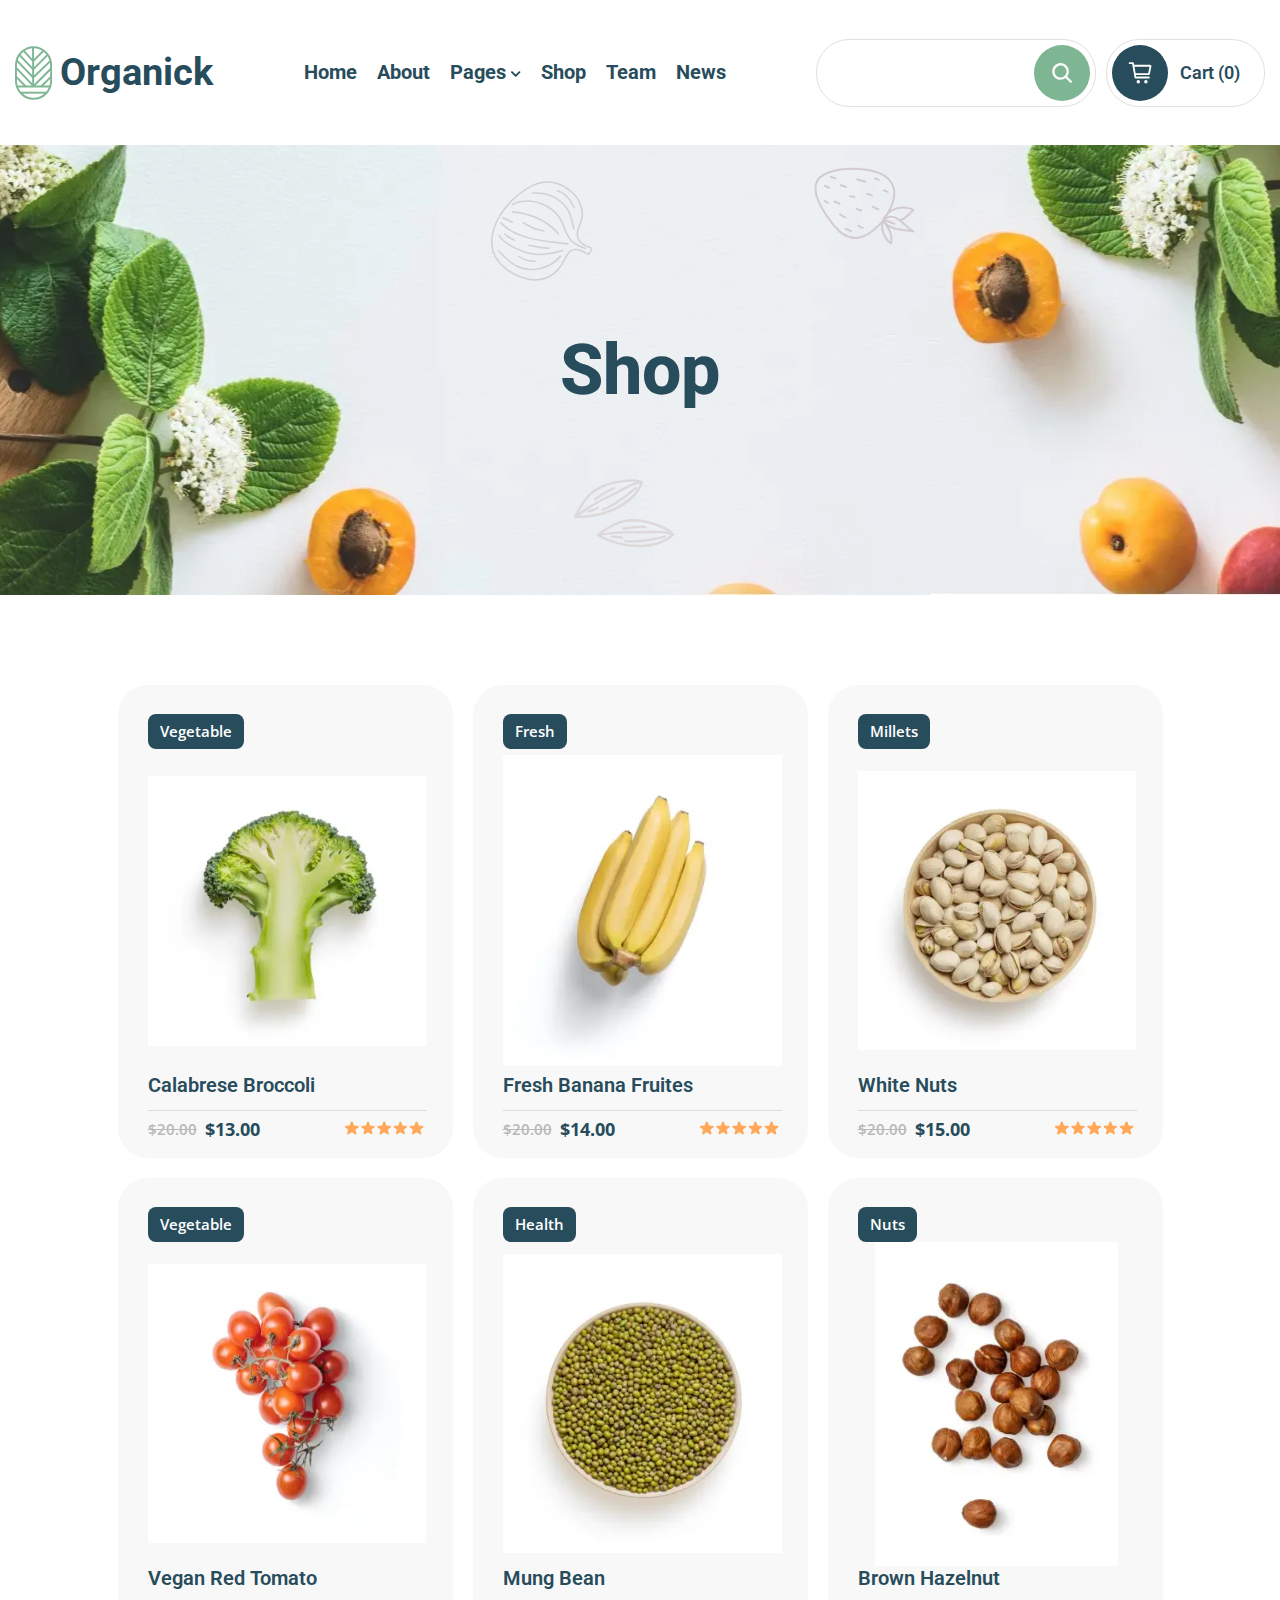
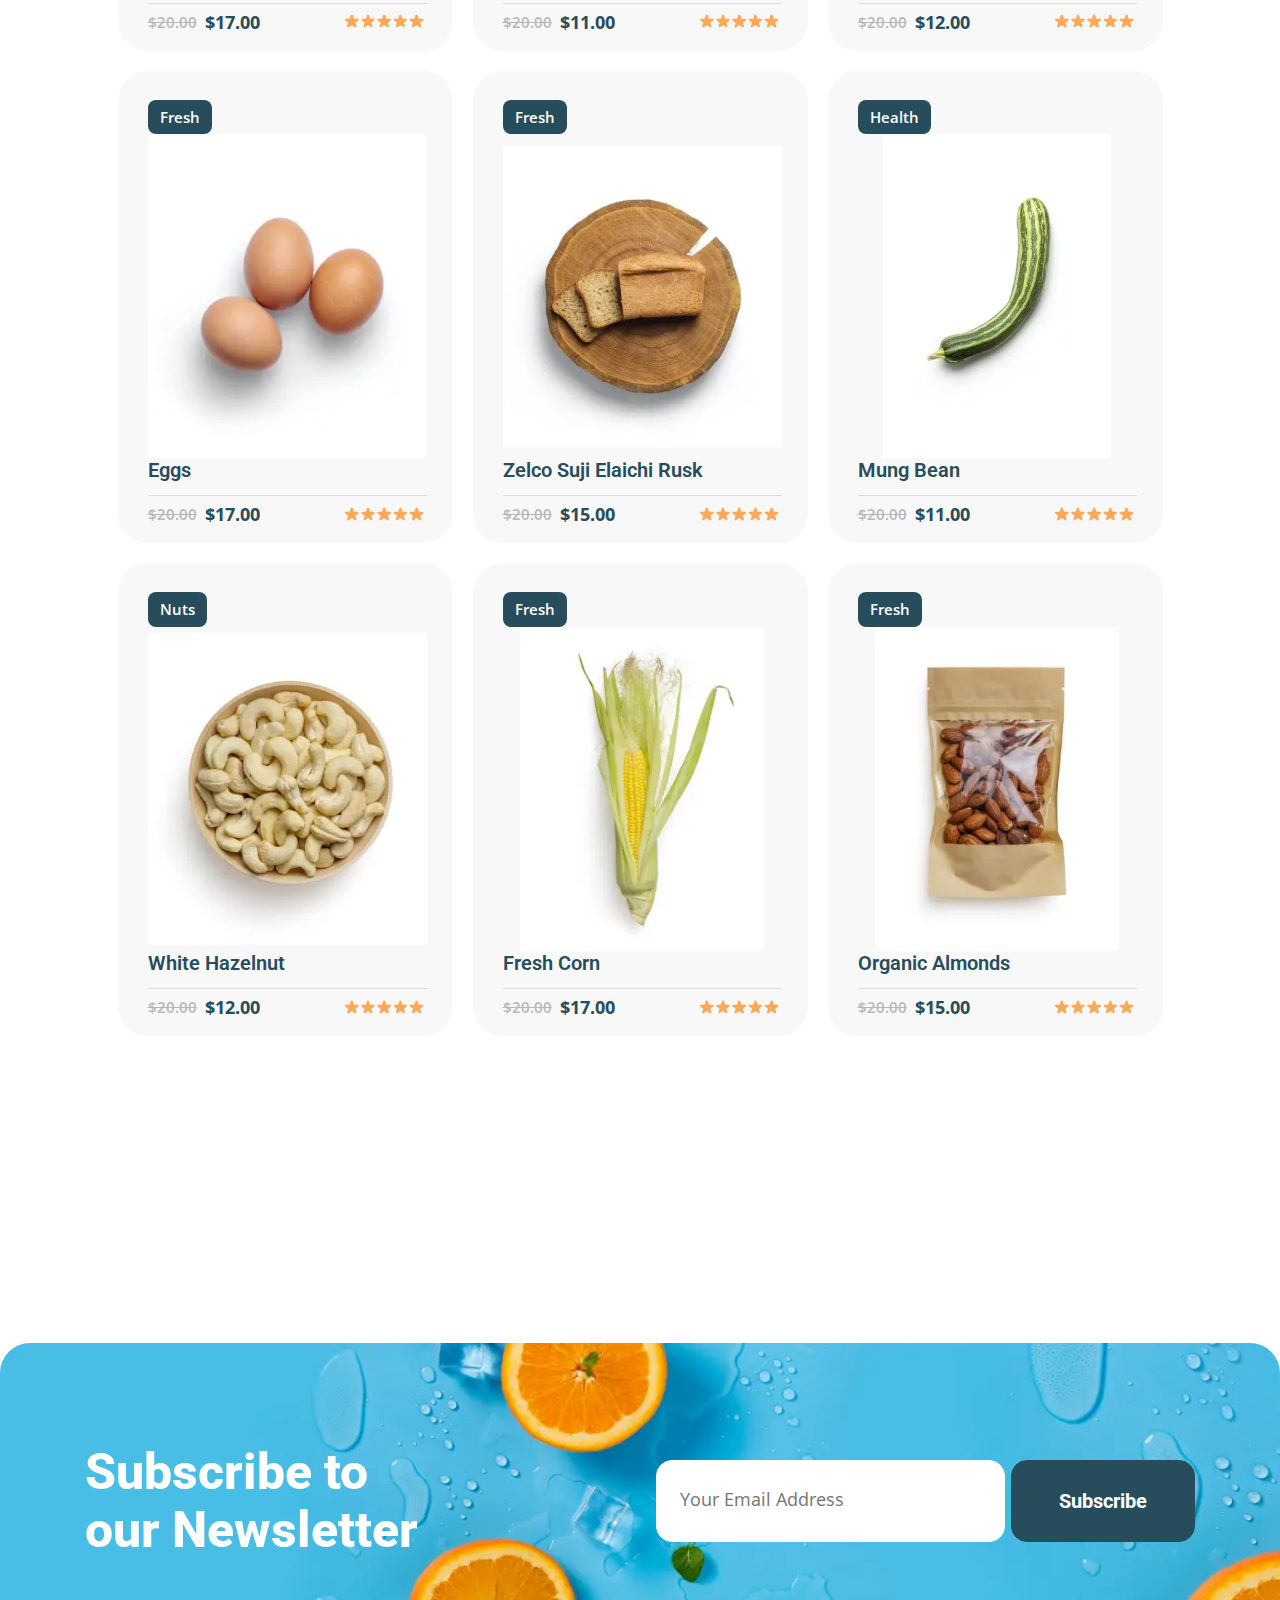
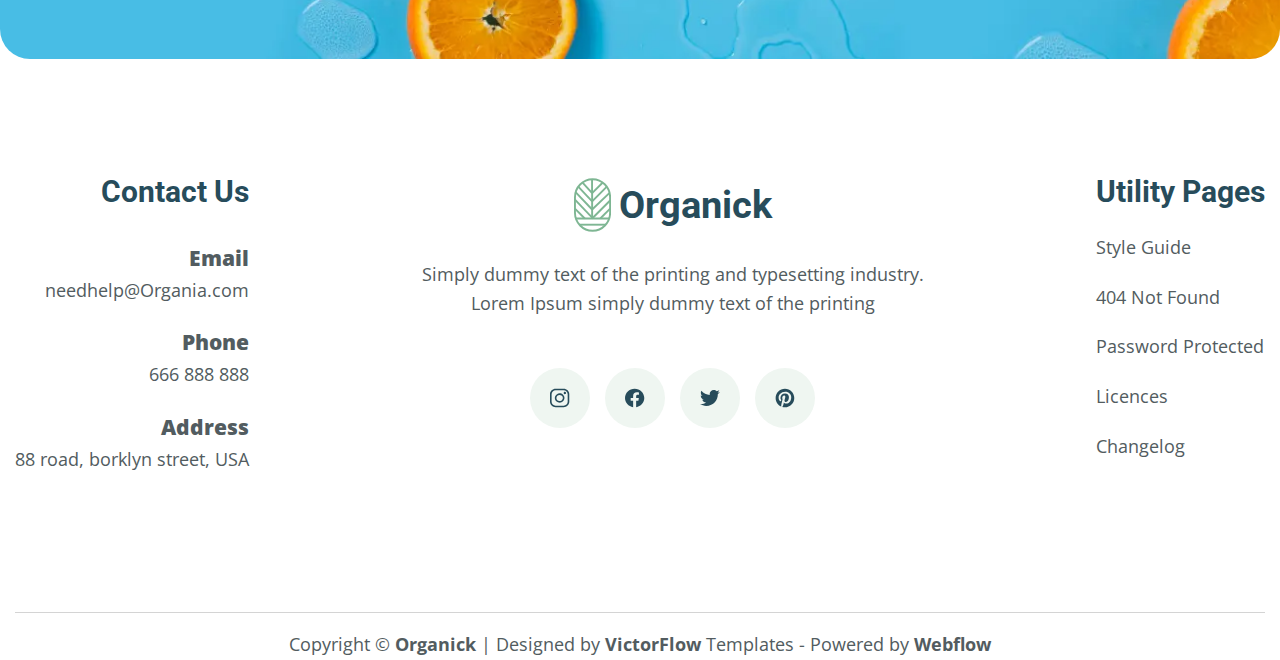
<file: shop.html>
<!DOCTYPE html>
<html lang="en">

<head>
    <meta charset="UTF-8">
    <meta http-equiv="X-UA-Compatible" content="IE=edge">
    <meta name="viewport" content="width=device-width, initial-scale=1.0">
    <link rel="stylesheet"
        href="https://cdnjs.cloudflare.com/ajax/libs/modern-normalize/1.1.0/modern-normalize.min.css">
    <link
        href="https://fonts.googleapis.com/css2?family=Open+Sans:wght@400;600;700&family=Roboto:wght@400;500;700;900&family=Yellowtail&display=swap"
        rel="stylesheet">
    <link rel="stylesheet" href="./css/main.min.css">
    <title>Organic</title>
</head>

<body>
    <header class="header">
        <div class="header__container">
            <div class="header__body">
                <a href="./index.html" class="header__logo">
                    <svg class="header__logo-icon">
                        <use href="./icon/sprite.svg#icon-logo"></use>
                    </svg>
                    Organick
                </a>
                <nav class="header__nav">
                    <ul class="header__list">
                        <li class="header__item"><a href="./index.html" class="header__link">Home</a></li>
                        <li class="header__item"><a href="./about.html" class="header__link">About</a></li>
                        <li class="header__item js-block-hover"><a href="#" class="header__link">Pages</a>
                            <svg class='header__icon-arrow js-arrow'>
                                <use href='./icon/sprite.svg#icon-arrow_bottom'></use>
                            </svg>
                            <ul class="header__sublist">
                                <li class="header__subitem">
                                    <a href="./services.html" class="header__sublink">Service</a>
                                </li>
                                <li class="header__subitem">
                                    <a href="./quality.html" class="header__sublink">Quality</a>
                                </li>
                                <li class="header__subitem">
                                    <a href="./portfolio.html" class="header__sublink">Portfolio</a>
                                </li>
                                <li class="header__subitem">
                                    <a href="./blog.html" class="header__sublink">Blog</a>
                                </li>
                                <li class="header__subitem">
                                    <a href="./contact.html" class="header__sublink">Contact</a>
                                </li>
                            </ul>
                        </li>
                        <li class="header__item"><a href="./shop.html" class="header__link">Shop</a></li>
                        <li class="header__item"><a href="./team.html" class="header__link">Team</a></li>
                        <li class="header__item"><a href="./news.html" class="header__link">News</a></li>
                    </ul>
                </nav>
                <div class="header__wrapper">
                    <div class="header__search">
                        <div class="header__wrapper-search">
                            <svg class='header__icon-search'>
                                <use href='./icon/sprite.svg#icon-search'></use>
                            </svg>
                        </div>
                        <input type="text" class="header__input">
                    </div>
                    <div class="header__cart">
                        <div class="header__wrapper-cart">
                            <svg class='header__icon-cart'>
                                <use href='./icon/sprite.svg#icon-cart'></use>
                            </svg>
                        </div>
                        <p class="header__text">Cart (<span>0</span>)</p>
                    </div>
                </div>
                <div class="header__burger-icon js-burger-open">
                    <svg class='burger-icon'>
                        <use href='./icon/sprite.svg#icon-burger'></use>
                    </svg>
                </div>
                <div class="burger__icon-close js-burger-close">
                    <svg class='burger-close'>
                        <use href='./icon/sprite.svg#icon-cross'></use>
                    </svg>
                </div>
                <div class="burger__menu js-burger-menu">
                    <div class="burger__container">
                        <div class="burger__body">
                            <nav class="burger__nav">
                                <ul class="burger__list">
                                    <li class="burger__item"><a href="./index.html"
                                            class="burger__link js-burger-link">Home</a></li>
                                    <li class="burger__item"><a href="./about.html"
                                            class="burger__link js-burger-link">About</a></li>
                                    <li class="burger__item"><a href="#" class="burger__link">Pages</a>
                                        <svg class='header__icon-arrow js-arrow'>
                                            <use href='./icon/sprite.svg#icon-arrow_bottom'></use>
                                        </svg>
                                        <ul class="header__sublist-burger">
                                            <li class="header__subitem-burger">
                                                <a href="./services.html" class="header__sublink-burger">Service</a>
                                            </li>
                                            <li class="header__subitem-burger">
                                                <a href="./quality.html" class="header__sublink-burger">Quality</a>
                                            </li>
                                            <li class="header__subitem-burger">
                                                <a href="./portfolio.html"
                                                    class="header__sublink-burger">Portfolio</a>
                                            </li>
                                            <li class="header__subitem-burger">
                                                <a href="./blog.html" class="header__sublink-burger">Blog</a>
                                            </li>
                                            <li class="header__subitem-burger">
                                                <a href="./contact.html" class="header__sublink-burger">Contact</a>
                                            </li>
                                        </ul>
                                    </li>
                                    <li class="burger__item"><a href="./shop.html"
                                            class="burger__link js-burger-link">Shop</a></li>
                                    <li class="burger__item"><a href="./team.html"
                                            class="burger__link js-burger-link">Team</a>
                                    </li>
                                    <li class="burger__item"><a href="./news.html"
                                            class="burger__link js-burger-link">News</a></li>
                                </ul>
                            </nav>
                            <div class="burger__search">
                                <div class="burger__wrapper-search">
                                    <svg class='burger__icon-search'>
                                        <use href='./icon/sprite.svg#icon-search'></use>
                                    </svg>
                                </div>
                                <input type="text" class="burger__input">
                            </div>
                            <div class="burger__cart">
                                <div class="burger__wrapper-cart">
                                    <svg class='burger__icon-cart'>
                                        <use href='./icon/sprite.svg#icon-cart'></use>
                                    </svg>
                                </div>
                                <p class="burger__text">Cart (<span>0</span>)</p>
                            </div>
                        </div>
                    </div>
                </div>
            </div>
        </div>
    </header>

    <main>
        <section class="shop__hero">
            <ul class="shop__hero-list">
                <li class="shop__hero-item"><svg class='shop__garlic'>
                        <use href='./icon/sprite.svg#icon-garlic'></use>
                    </svg>
                </li>
                <li class="shop__hero-item"><svg class='shop__sead'>
                        <use href='./icon/sprite.svg#icon-sead'></use>
                    </svg>
                </li>
                <li class="shop__hero-item"><svg class='shop__sead_big'>
                        <use href='./icon/sprite.svg#icon-sead_big'></use>
                    </svg>
                </li>
                <li class="shop__hero-item"><svg class='shop__strawberry'>
                        <use href='./icon/sprite.svg#icon-strawberry'></use>
                    </svg>
                </li>
            </ul>
            <div class="shop__hero-container container">
                <div class="shop__hero-body">
                    <h1 class="shop__hero-title general-title">Shop</h1>
                </div>
            </div>
        </section>
        <div class="shop__categories">
            <div class="shop__categories-container container">
                <div class="shop__categories-body">
                    <ul class="shop__categories-list">
                        <li class="shop__categories-item">
                            <a href="#" class="shop__categories-link">
                                <div class="shop__categories-wrapper-tag">
                                    <p class="shop__categories-tag tag">Vegetable</p>
                                </div>
                                <img src="./img/card/broccoli.webp" alt="Broccoli" class="shop__categories-img">
                                <p class="shop__categories-name medium-text">Calabrese Broccoli</p>
                                <span class="categories-line"></span>
                                <div class="shop__categories-wrapper">
                                    <p class="shop__categories-price-before">$20.00</p>
                                    <p class="shop__categories-price-after">$13.00</p>
                                    <img src="./icon/stars.svg" alt="stars" class="shop__categories-stars">
                                </div>
                            </a>
                        </li>
                        <li class="shop__categories-item">
                            <a href="#" class="shop__categories-link">
                                <div class="shop__categories-wrapper-tag">
                                    <p class="shop__categories-tag tag">Fresh</p>
                                </div>
                                <img src="./img/card/banana.webp" alt="Banana" class="shop__categories-img">
                                <p class="shop__categories-name medium-text">Fresh Banana Fruites</p>
                                <span class="categories-line"></span>
                                <div class="shop__categories-wrapper">
                                    <p class="shop__categories-price-before">$20.00</p>
                                    <p class="shop__categories-price-after">$14.00</p>
                                    <img src="./icon/stars.svg" alt="stars" class="shop__categories-stars">
                                </div>
                            </a>
                        </li>
                        <li class="shop__categories-item">
                            <a href="#" class="shop__categories-link">
                                <div class="shop__categories-wrapper-tag">
                                    <p class="shop__categories-tag tag">Millets</p>
                                </div>
                                <img src="./img/card/nuts.webp" alt="Nuts" class="shop__categories-img">
                                <p class="shop__categories-name medium-text">White Nuts</p>
                                <span class="categories-line"></span>
                                <div class="shop__categories-wrapper">
                                    <p class="shop__categories-price-before">$20.00</p>
                                    <p class="shop__categories-price-after">$15.00</p>
                                    <img src="./icon/stars.svg" alt="stars" class="shop__categories-stars">
                                </div>
                            </a>
                        </li>
                        <li class="shop__categories-item">
                            <a href="#" class="shop__categories-link">
                                <div class="shop__categories-wrapper-tag">
                                    <p class="shop__categories-tag tag">Vegetable</p>
                                </div>
                                <img src="./img/card/tomato.webp" alt="Tomato" class="shop__categories-img">
                                <p class="shop__categories-name medium-text">Vegan Red Tomato</p>
                                <span class="categories-line"></span>
                                <div class="shop__categories-wrapper">
                                    <p class="shop__categories-price-before">$20.00</p>
                                    <p class="shop__categories-price-after">$17.00</p>
                                    <img src="./icon/stars.svg" alt="stars" class="shop__categories-stars">
                                </div>
                            </a>
                        </li>
                        <li class="shop__categories-item">
                            <a href="#" class="shop__categories-link">
                                <div class="shop__categories-wrapper-tag">
                                    <p class="shop__categories-tag tag">Health</p>
                                </div>
                                <img src="./img/card/bean.webp" alt="Bean" class="shop__categories-img">
                                <p class="shop__categories-name medium-text">Mung Bean</p>
                                <span class="categories-line"></span>
                                <div class="shop__categories-wrapper">
                                    <p class="shop__categories-price-before">$20.00</p>
                                    <p class="shop__categories-price-after">$11.00</p>
                                    <img src="./icon/stars.svg" alt="stars" class="shop__categories-stars">
                                </div>
                            </a>
                        </li>
                        <li class="shop__categories-item">
                            <a href="#" class="shop__categories-link">
                                <div class="shop__categories-wrapper-tag">
                                    <p class="shop__categories-tag tag">Nuts</p>
                                </div>
                                <img src="./img/card/hazernuts.webp" alt="Hazelnut" class="shop__categories-img">
                                <p class="shop__categories-name medium-text">Brown Hazelnut</p>
                                <span class="categories-line"></span>
                                <div class="shop__categories-wrapper">
                                    <p class="shop__categories-price-before">$20.00</p>
                                    <p class="shop__categories-price-after">$12.00</p>
                                    <img src="./icon/stars.svg" alt="stars" class="shop__categories-stars">
                                </div>
                            </a>
                        </li>
                        <li class="shop__categories-item">
                            <a href="#" class="shop__categories-link">
                                <div class="shop__categories-wrapper-tag">
                                    <p class="shop__categories-tag tag">Fresh</p>
                                </div>
                                <img src="./img/card/eggs.webp" alt="Eggs" class="shop__categories-img">
                                <p class="shop__categories-name medium-text">Eggs</p>
                                <span class="categories-line"></span>
                                <div class="shop__categories-wrapper">
                                    <p class="shop__categories-price-before">$20.00</p>
                                    <p class="main__categories-price-after">$17.00</p>
                                    <img src="./icon/stars.svg" alt="stars" class="shop__categories-stars">
                                </div>
                            </a>
                        </li>
                        <li class="shop__categories-item">
                            <a href="#" class="shop__categories-link">
                                <div class="shop__categories-wrapper-tag">
                                    <p class="shop__categories-tag tag">Fresh</p>
                                </div>
                                <img src="./img/card/bread.webp" alt="bread" class="shop__categories-img">
                                <p class="shop__categories-name medium-text">Zelco Suji Elaichi Rusk</p>
                                <span class="categories-line"></span>
                                <div class="shop__categories-wrapper">
                                    <p class="shop__categories-price-before">$20.00</p>
                                    <p class="shop__categories-price-after">$15.00</p>
                                    <img src="./icon/stars.svg" alt="stars" class="shop__categories-stars">
                                </div>
                            </a>
                        </li>
                        <li class="shop__categories-item">
                            <a href="#" class="shop__categories-link">
                                <div class="shop__categories-wrapper-tag">
                                    <p class="shop__categories-tag tag">Health</p>
                                </div>
                                <img src="./img/card/mung.webp" alt="Mung Bean" class="shop__categories-img">
                                <p class="shop__categories-name medium-text">Mung Bean</p>
                                <span class="categories-line"></span>
                                <div class="shop__categories-wrapper">
                                    <p class="shop__categories-price-before">$20.00</p>
                                    <p class="shop__categories-price-after">$11.00</p>
                                    <img src="./icon/stars.svg" alt="stars" class="shop__categories-stars">
                                </div>
                            </a>
                        </li>
                        <li class="shop__categories-item">
                            <a href="#" class="shop__categories-link">
                                <div class="shop__categories-wrapper-tag">
                                    <p class="shop__categories-tag tag">Nuts</p>
                                </div>
                                <img src="./img/card/white.webp" alt="White Hazelnut" class="shop__categories-img">
                                <p class="shop__categories-name medium-text">White Hazelnut</p>
                                <span class="categories-line"></span>
                                <div class="shop__categories-wrapper">
                                    <p class="shop__categories-price-before">$20.00</p>
                                    <p class="shop__categories-price-after">$12.00</p>
                                    <img src="./icon/stars.svg" alt="stars" class="shop__categories-stars">
                                </div>
                            </a>
                        </li>
                        <li class="shop__categories-item">
                            <a href="#" class="shop__categories-link">
                                <div class="shop__categories-wrapper-tag">
                                    <p class="shop__categories-tag tag">Fresh</p>
                                </div>
                                <img src="./img/card/corn.webp" alt="Fresh Corn" class="shop__categories-img">
                                <p class="shop__categories-name medium-text">Fresh Corn</p>
                                <span class="categories-line"></span>
                                <div class="shop__categories-wrapper">
                                    <p class="shop__categories-price-before">$20.00</p>
                                    <p class="shop__categories-price-after">$17.00</p>
                                    <img src="./icon/stars.svg" alt="stars" class="shop__categories-stars">
                                </div>
                            </a>
                        </li>
                        <li class="shop__categories-item">
                            <a href="#" class="shop__categories-link">
                                <div class="shop__categories-wrapper-tag">
                                    <p class="shop__categories-tag tag">Fresh</p>
                                </div>
                                <img src="./img/card/almonds.webp" alt="Organic Almonds" class="shop__categories-img">
                                <p class="shop__categories-name medium-text">Organic Almonds</p>
                                <span class="categories-line"></span>
                                <div class="shop__categories-wrapper">
                                    <p class="shop__categories-price-before">$20.00</p>
                                    <p class="shop__categories-price-after">$15.00</p>
                                    <img src="./icon/stars.svg" alt="stars" class="shop__categories-stars">
                                </div>
                            </a>
                        </li>
                    </ul>
                </div>
            </div>
        </div>
        <section class="subscribe">
            <div class="subscribe__container container">
                <div class="subscribe__body">
                    <h2 class="subscribe__title title">Subscribe to our Newsletter</h2>
                    <form class="subscribe__form">
                        <input type="email" class="subscribe__input" placeholder="Your Email Address" required>
                        <button type="submit" class="subscribe__button button-blue">Subscribe</button>
                    </form>
                </div>
            </div>
        </section>
    </main>

    <footer class="footer">
        <div class="footer__container container">
            <div class="footer__body">
                <div class="footer__wrapper-contact">
                    <h2 class="footer__contact-title">Contact Us</h2>
                    <ul class="footer__contact-list">
                        <li class="footer__contact-item">
                            <h3 class="footer__item-title">Email</h3>
                            <a href="mailto:needhelp@Organia.com" class="footer__contact-link">needhelp@Organia.com</a>
                        </li>
                        <li class="footer__contact-item">
                            <h3 class="footer__item-title">Phone</h3>
                            <a href="tel:+1666888888" class="footer__contact-link">666 888 888</a>
                        </li>
                        <li class="footer__contact-item">
                            <h3 class="footer__item-title">Address</h3>
                            <a href="https://www.google.com/maps/place/88th+St,+Brooklyn,+NY,+%D0%A1%D0%BF%D0%BE%D0%BB%D1%83%D1%87%D0%B5%D0%BD%D1%96+%D0%A8%D1%82%D0%B0%D1%82%D0%B8+%D0%90%D0%BC%D0%B5%D1%80%D0%B8%D0%BA%D0%B8/@40.6219333,-74.0337219,17z/data=!3m1!4b1!4m6!3m5!1s0x89c24f8a621ff737:0x63b87b08f5ac9099!8m2!3d40.6219293!4d-74.031147!16s%2Fg%2F1tm8fx3q?entry=ttu"
                                target="_blank" class="footer__contact-link">88 road, borklyn street, USA</a>
                        </li>
                    </ul>
                </div>
                <div class="footer__wrapper-social">
                    <a href="./index.html" class="footer__logo">
                        <svg class="footer__logo-icon">
                            <use href="./icon/sprite.svg#icon-logo"></use>
                        </svg>
                        Organick
                    </a>
                    <p class="footer__social-text">Simply dummy text of the printing and typesetting industry.
                        Lorem Ipsum simply dummy text of the printing
                    </p>
                    <ul class="footer__social-list">
                        <li class="footer__social-item">
                            <a href="https://www.instagram.com/" target="_blank" class="footer__social-link">
                                <svg class='footer__social-icon'>
                                    <use href='./icon/sprite.svg#icon-inst'></use>
                                </svg>
                            </a>
                        </li>
                        <li class="footer__social-item">
                            <a href="https://www.facebook.com/?locale=uk_UA" target="_blank"
                                class="footer__social-link">
                                <svg class='footer__social-icon'>
                                    <use href='./icon/sprite.svg#icon-fb'></use>
                                </svg>
                            </a>
                        </li>
                        <li class="footer__social-item">
                            <a href="https://twitter.com/?lang=uk" target="_blank" class="footer__social-link">
                                <svg class='footer__social-icon'>
                                    <use href='./icon/sprite.svg#icon-twit'></use>
                                </svg>
                            </a>
                        </li>
                        <li class="footer__social-item">
                            <a href="https://ru.pinterest.com/" target="_blank" class="footer__social-link">
                                <svg class='footer__social-icon'>
                                    <use href='./icon/sprite.svg#icon-pin'></use>
                                </svg>
                            </a>
                        </li>
                    </ul>
                </div>
                <div class="footer__wrapper-utility">
                    <h2 class="footer__utility-title">Utility Pages</h2>
                    <ul class="footer__utility-list">
                        <li class="footer__utility-item">
                            <a href="#" class="footer__utility-link">Style Guide
                            </a>
                        </li>
                        <li class="footer__utility-item">
                            <a href="#" class="footer__utility-link">404 Not Found
                            </a>
                        </li>
                        <li class="footer__utility-item">
                            <a href="#" class="footer__utility-link">Password Protected
                            </a>
                        </li>
                        <li class="footer__utility-item">
                            <a href="#" class="footer__utility-link">Licences
                            </a>
                        </li>
                        <li class="footer__utility-item">
                            <a href="#" class="footer__utility-link">Changelog</a>
                        </li>
                    </ul>
                </div>
            </div>
            <span class="footer__line"></span>
            <p class="footer__policy-text">Copyright &#169; <span class="strong">Organick</span> | Designed by <span
                    class="strong">VictorFlow</span> Templates - Powered by <span class="strong">Webflow</span>
            </p>
        </div>
    </footer>

    <div class="backdrop js-backdrop-subscribe">
        <div class="modal__window">
            <div class="modal__window-container">
                <div class="modal__window-body">
                    <h2 class="modal__title title">Successfully!</h2>
                    <p class="modal__text">You have successfully subscribed.</p>
                    <button type="button" class="modal__button button-blue js-button-subscribe">Ok</button>
                </div>
            </div>
        </div>
    </div>

    <script src="./js/burger-menu.js" type="module"></script>
    <script src="./js/subscribe.js" type="module"></script>
    <script src="./js/list.js" type="module"></script>
</body>

</html>
</file>
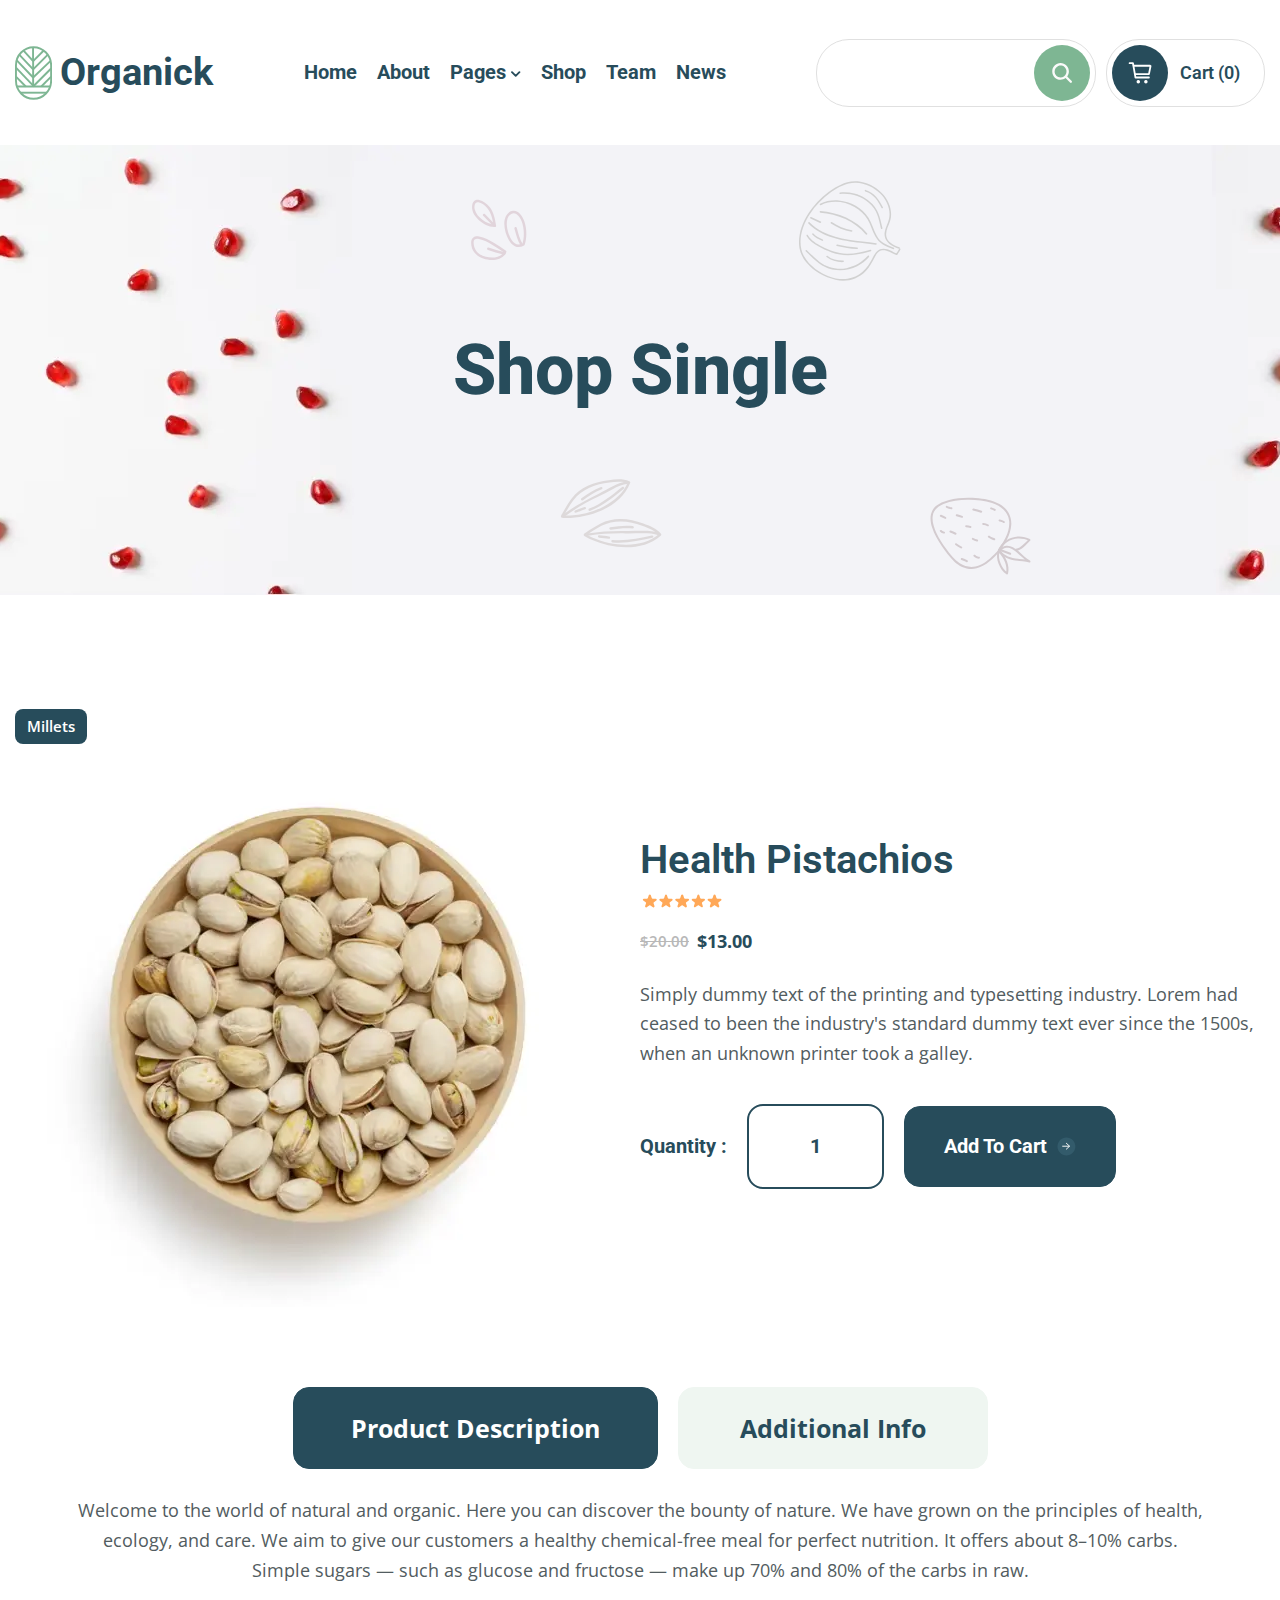
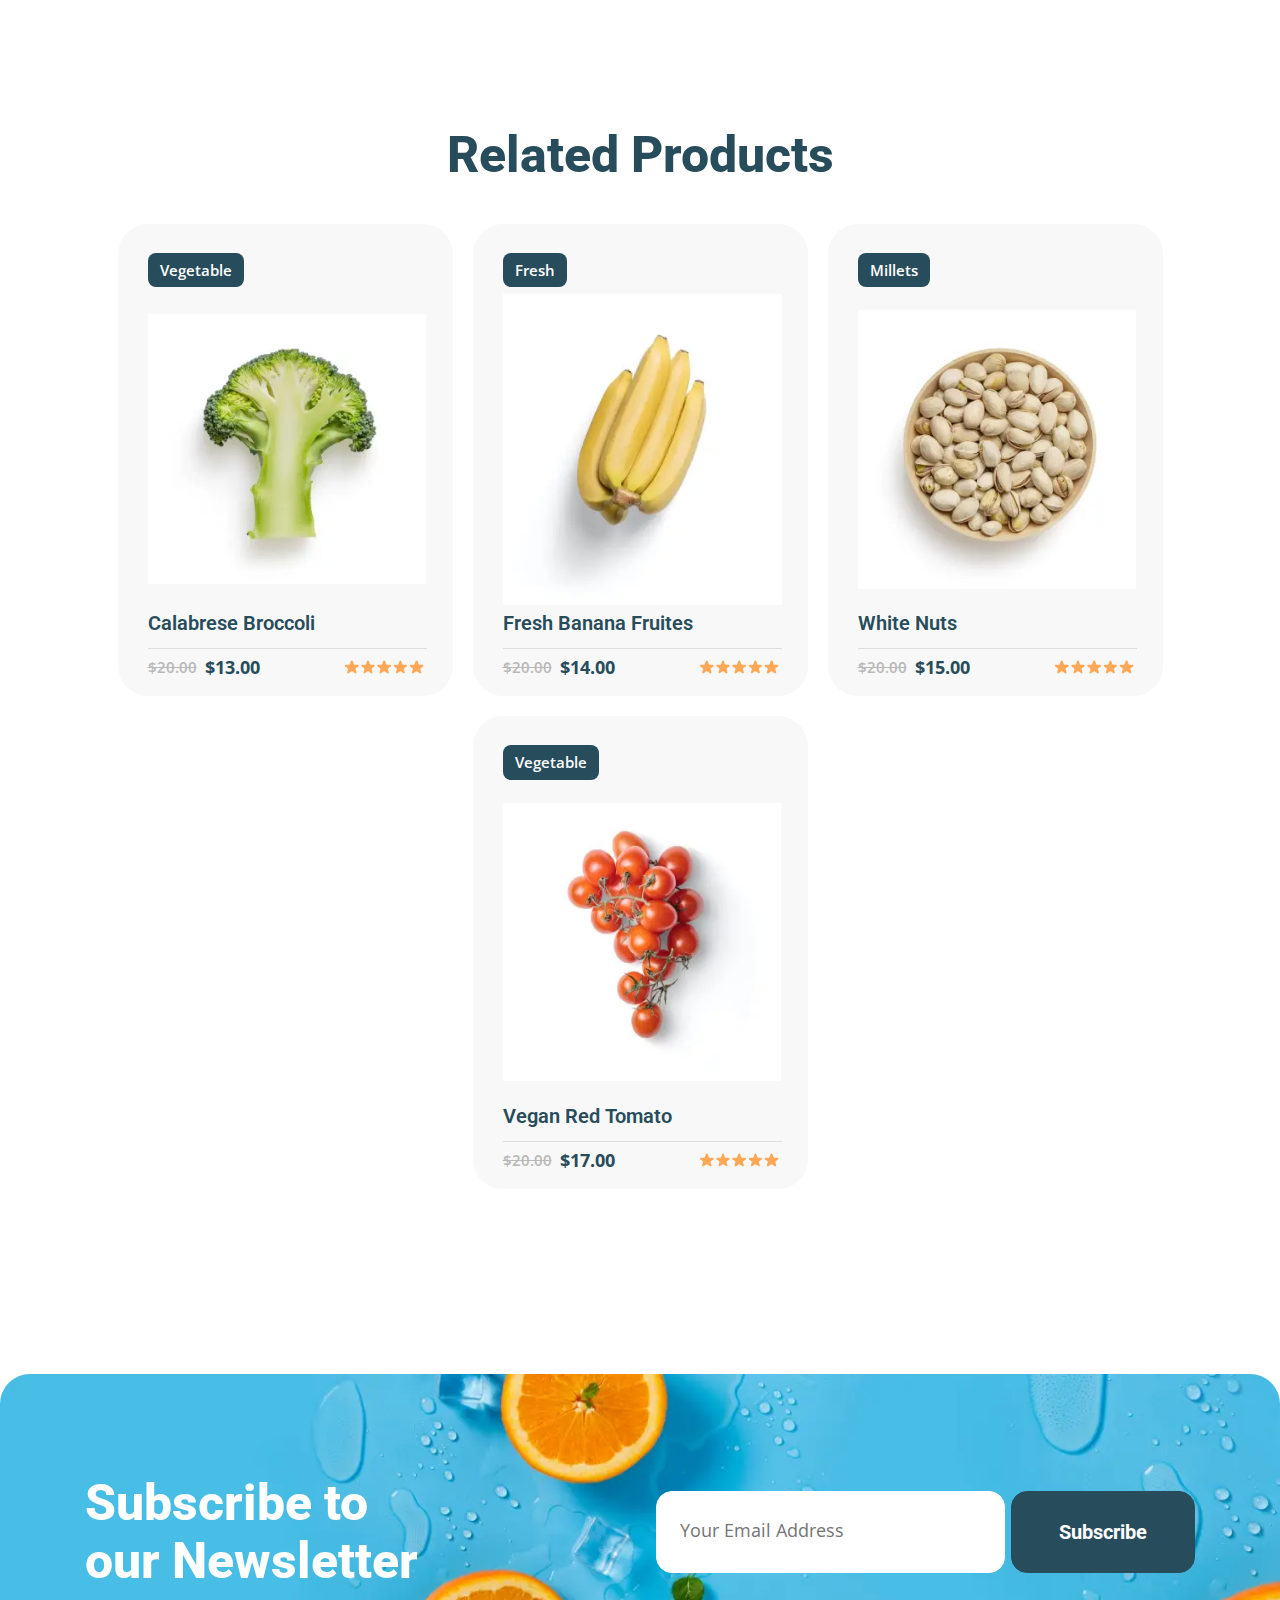
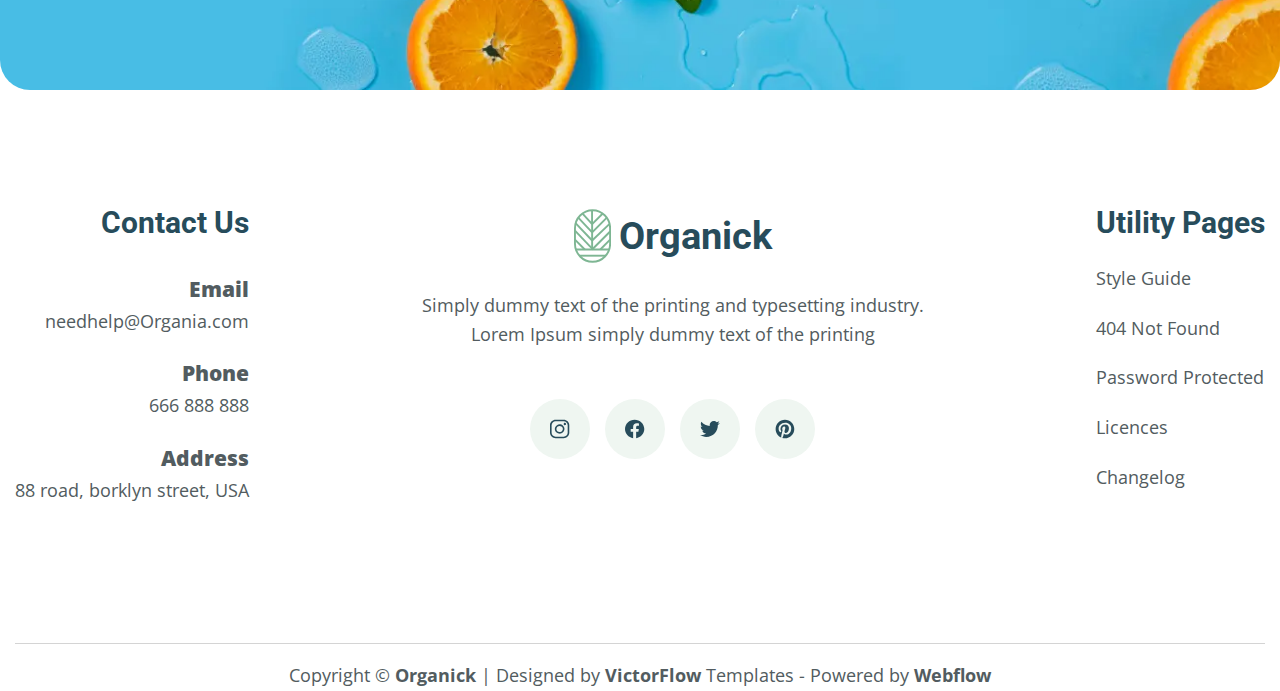
<file: shop_single.html>
<!DOCTYPE html>
<html lang="en">

<head>
    <meta charset="UTF-8">
    <meta http-equiv="X-UA-Compatible" content="IE=edge">
    <meta name="viewport" content="width=device-width, initial-scale=1.0">
    <link rel="stylesheet"
        href="https://cdnjs.cloudflare.com/ajax/libs/modern-normalize/1.1.0/modern-normalize.min.css">
    <link
        href="https://fonts.googleapis.com/css2?family=Open+Sans:wght@400;600;700&family=Roboto:wght@400;500;700;900&family=Yellowtail&display=swap"
        rel="stylesheet">
    <link rel="stylesheet" href="./css/main.min.css">
    <title>Organic</title>
</head>

<body>
    <header class="header">
        <div class="header__container">
            <div class="header__body">
                <a href="./index.html" class="header__logo">
                    <svg class="header__logo-icon">
                        <use href="./icon/sprite.svg#icon-logo"></use>
                    </svg>
                    Organick
                </a>
                <nav class="header__nav">
                    <ul class="header__list">
                        <li class="header__item"><a href="./index.html" class="header__link">Home</a></li>
                        <li class="header__item"><a href="./about.html" class="header__link">About</a></li>
                        <li class="header__item js-block-hover"><a href="#" class="header__link">Pages</a>
                            <svg class='header__icon-arrow js-arrow'>
                                <use href='./icon/sprite.svg#icon-arrow_bottom'></use>
                            </svg>
                            <ul class="header__sublist">
                                <li class="header__subitem">
                                    <a href="./services.html" class="header__sublink">Service</a>
                                </li>
                                <li class="header__subitem">
                                    <a href="./quality.html" class="header__sublink">Quality</a>
                                </li>
                                <li class="header__subitem">
                                    <a href="./portfolio.html" class="header__sublink">Portfolio</a>
                                </li>
                                <li class="header__subitem">
                                    <a href="./blog.html" class="header__sublink">Blog</a>
                                </li>
                                <li class="header__subitem">
                                    <a href="./contact.html" class="header__sublink">Contact</a>
                                </li>
                            </ul>
                        </li>
                        <li class="header__item"><a href="./shop.html" class="header__link">Shop</a></li>
                        <li class="header__item"><a href="./team.html" class="header__link">Team</a></li>
                        <li class="header__item"><a href="./news.html" class="header__link">News</a></li>
                    </ul>
                </nav>
                <div class="header__wrapper">
                    <div class="header__search">
                        <div class="header__wrapper-search">
                            <svg class='header__icon-search'>
                                <use href='./icon/sprite.svg#icon-search'></use>
                            </svg>
                        </div>
                        <input type="text" class="header__input">
                    </div>
                    <div class="header__cart">
                        <div class="header__wrapper-cart">
                            <svg class='header__icon-cart'>
                                <use href='./icon/sprite.svg#icon-cart'></use>
                            </svg>
                        </div>
                        <p class="header__text">Cart (<span>0</span>)</p>
                    </div>
                </div>
                <div class="header__burger-icon js-burger-open">
                    <svg class='burger-icon'>
                        <use href='./icon/sprite.svg#icon-burger'></use>
                    </svg>
                </div>
                <div class="burger__icon-close js-burger-close">
                    <svg class='burger-close'>
                        <use href='./icon/sprite.svg#icon-cross'></use>
                    </svg>
                </div>
                <div class="burger__menu js-burger-menu">
                    <div class="burger__container">
                        <div class="burger__body">
                            <nav class="burger__nav">
                                <ul class="burger__list">
                                    <li class="burger__item"><a href="./index.html"
                                            class="burger__link js-burger-link">Home</a></li>
                                    <li class="burger__item"><a href="./about.html"
                                            class="burger__link js-burger-link">About</a></li>
                                    <li class="burger__item"><a href="#" class="burger__link">Pages</a>
                                        <svg class='header__icon-arrow js-arrow'>
                                            <use href='./icon/sprite.svg#icon-arrow_bottom'></use>
                                        </svg>
                                        <ul class="header__sublist-burger">
                                            <li class="header__subitem-burger">
                                                <a href="./services.html" class="header__sublink-burger">Service</a>
                                            </li>
                                            <li class="header__subitem-burger">
                                                <a href="./quality.html" class="header__sublink-burger">Quality</a>
                                            </li>
                                            <li class="header__subitem-burger">
                                                <a href="./portfolio.html" class="header__sublink-burger">Portfolio</a>
                                            </li>
                                            <li class="header__subitem-burger">
                                                <a href="./blog.html" class="header__sublink-burger">Blog</a>
                                            </li>
                                            <li class="header__subitem-burger">
                                                <a href="./contact.html" class="header__sublink-burger">Contact</a>
                                            </li>
                                        </ul>
                                    </li>
                                    <li class="burger__item"><a href="./shop.html"
                                            class="burger__link js-burger-link">Shop</a></li>
                                    <li class="burger__item"><a href="./team.html"
                                            class="burger__link js-burger-link">Team</a>
                                    </li>
                                    <li class="burger__item"><a href="./news.html"
                                            class="burger__link js-burger-link">News</a></li>
                                </ul>
                            </nav>
                            <div class="burger__search">
                                <div class="burger__wrapper-search">
                                    <svg class='burger__icon-search'>
                                        <use href='./icon/sprite.svg#icon-search'></use>
                                    </svg>
                                </div>
                                <input type="text" class="burger__input">
                            </div>
                            <div class="burger__cart">
                                <div class="burger__wrapper-cart">
                                    <svg class='burger__icon-cart'>
                                        <use href='./icon/sprite.svg#icon-cart'></use>
                                    </svg>
                                </div>
                                <p class="burger__text">Cart (<span>0</span>)</p>
                            </div>
                        </div>
                    </div>
                </div>
            </div>
        </div>
    </header>

    <main>
        <section class="single__hero">
            <ul class="single__hero-list">
                <li class="single__hero-item"><svg class='single__hero-garlic'>
                        <use href='./icon/sprite.svg#icon-garlic'></use>
                    </svg>
                </li>
                <li class="single__hero-item"><svg class='single__hero-sead'>
                        <use href='./icon/sprite.svg#icon-sead'></use>
                    </svg>
                </li>
                <li class="single__hero-item"><svg class='single__hero-sead_big'>
                        <use href='./icon/sprite.svg#icon-sead_big'></use>
                    </svg>
                </li>
                <li class="single__hero-item"><svg class='single__hero-strawberry'>
                        <use href='./icon/sprite.svg#icon-strawberry'></use>
                    </svg>
                </li>
            </ul>
            <div class="single__hero-container container">
                <div class="single__hero-body">
                    <h1 class="single__hero-title general-title">Shop Single</h1>
                </div>
            </div>
        </section>
        <section class="sibgle__card">
            <div class="single__card-container container">
                <div class="single__card-body">
                    <div class="single__card-wrapper-img">
                        <div class="single__card-wrapper-tag">
                            <p class="single__card-tag tag">Millets</p>
                        </div>
                        <img src="./img/vegetables/nuts.webp" alt="Nuts" class="single__card-img">
                    </div>
                    <div class="single__card-content">
                        <h2 class="single__card-name">Health Pistachios</h2>
                        <div class="single__card-wrapper">
                            <img src="./icon/stars.svg" alt="stars" class="single__card-stars">
                            <div class="single__card-wrapper-price">
                                <p class="single__card-price-before">$20.00</p>
                                <p class="single__card-price-after">$13.00</p>
                            </div>
                        </div>
                        <p class="single__card-description">Simply dummy text of the printing and typesetting industry.
                            Lorem had ceased to been the industry's standard dummy text ever since the 1500s, when an
                            unknown printer took a galley.
                        </p>
                        <div class="single__card-wrapper-quantity">
                            <p class="single__card-quantity">Quantity :</p>
                            <p class="single__card-number">1</p>
                            <div class="single__card-wrapper-button">
                                <button class="single__card-button button-blue">Add To Cart
                                    <svg class='single__card-icon-arrow'>
                                        <use href='./icon/sprite.svg#icon-arrow'></use>
                                    </svg>
                                </button>
                            </div>
                        </div>
                    </div>
                </div>
            </div>
        </section>
        <div class="single__info">
            <div class="single__info-container container">
                <div class="single__info-body">
                    <div class="single__info-wrapper">
                        <a href="#" class="single__info-button-description">Product Description</a>
                        <a href="#" class="single__info-button-additional">Additional Info</a>
                    </div>
                    <p class="single__info-text">Welcome to the world of natural and organic. Here you can discover the
                        bounty of nature. We have grown on the principles of health, ecology, and care. We aim to give
                        our customers a healthy chemical-free meal for perfect nutrition. It offers about 8–10% carbs.
                        Simple sugars — such as glucose and fructose — make up 70% and 80% of the carbs in raw.
                    </p>
                </div>
            </div>
        </div>
        <section class="single__categories">
            <div class="single__categories-container container">
                <div class="single__categories-body">
                    <h2 class="single__categories-title title">Related Products</h2>
                    <ul class="single__categories-list">
                        <li class="single__categories-item">
                            <a href="#" class="single__categories-link">
                                <div class="single__categories-wrapper-tag">
                                    <p class="single__categories-tag tag">Vegetable</p>
                                </div>
                                <img src="./img/card/broccoli.webp" alt="Broccoli" class="single__categories-img">
                                <p class="single__categories-name medium-text">Calabrese Broccoli</p>
                                <span class="categories-line"></span>
                                <div class="single__categories-wrapper">
                                    <p class="single__categories-price-before">$20.00</p>
                                    <p class="single__categories-price-after">$13.00</p>
                                    <img src="./icon/stars.svg" alt="stars" class="single__categories-stars">
                                </div>
                            </a>
                        </li>
                        <li class="single__categories-item">
                            <a href="#" class="single__categories-link">
                                <div class="single__categories-wrapper-tag">
                                    <p class="single__categories-tag tag">Fresh</p>
                                </div>
                                <img src="./img/card/banana.webp" alt="Banana" class="single__categories-img">
                                <p class="single__categories-name medium-text">Fresh Banana Fruites</p>
                                <span class="categories-line"></span>
                                <div class="single__categories-wrapper">
                                    <p class="single__categories-price-before">$20.00</p>
                                    <p class="single__categories-price-after">$14.00</p>
                                    <img src="./icon/stars.svg" alt="stars" class="single__categories-stars">
                                </div>
                            </a>
                        </li>
                        <li class="single__categories-item">
                            <a href="#" class="single__categories-link">
                                <div class="single__categories-wrapper-tag">
                                    <p class="single__categories-tag tag">Millets</p>
                                </div>
                                <img src="./img/card/nuts.webp" alt="Nuts" class="single__categories-img">
                                <p class="single__categories-name medium-text">White Nuts</p>
                                <span class="categories-line"></span>
                                <div class="single__categories-wrapper">
                                    <p class="single__categories-price-before">$20.00</p>
                                    <p class="single__categories-price-after">$15.00</p>
                                    <img src="./icon/stars.svg" alt="stars" class="single__categories-stars">
                                </div>
                            </a>
                        </li>
                        <li class="single__categories-item">
                            <a href="#" class="single__categories-link">
                                <div class="single__categories-wrapper-tag">
                                    <p class="single__categories-tag tag">Vegetable</p>
                                </div>
                                <img src="./img/card/tomato.webp" alt="Tomato" class="single__categories-img">
                                <p class="single__categories-name medium-text">Vegan Red Tomato</p>
                                <span class="categories-line"></span>
                                <div class="single__categories-wrapper">
                                    <p class="single__categories-price-before">$20.00</p>
                                    <p class="single__categories-price-after">$17.00</p>
                                    <img src="./icon/stars.svg" alt="stars" class="single__categories-stars">
                                </div>
                            </a>
                        </li>
                    </ul>
                </div>
            </div>
        </section>
        <section class="subscribe">
            <div class="subscribe__container container">
                <div class="subscribe__body">
                    <h2 class="subscribe__title title">Subscribe to our Newsletter</h2>
                    <form class="subscribe__form">
                        <input type="email" class="subscribe__input" placeholder="Your Email Address" required>
                        <button type="submit" class="subscribe__button button-blue">Subscribe</button>
                    </form>
                </div>
            </div>
        </section>
    </main>

    <footer class="footer">
        <div class="footer__container container">
            <div class="footer__body">
                <div class="footer__wrapper-contact">
                    <h2 class="footer__contact-title">Contact Us</h2>
                    <ul class="footer__contact-list">
                        <li class="footer__contact-item">
                            <h3 class="footer__item-title">Email</h3>
                            <a href="mailto:needhelp@Organia.com" class="footer__contact-link">needhelp@Organia.com</a>
                        </li>
                        <li class="footer__contact-item">
                            <h3 class="footer__item-title">Phone</h3>
                            <a href="tel:+1666888888" class="footer__contact-link">666 888 888</a>
                        </li>
                        <li class="footer__contact-item">
                            <h3 class="footer__item-title">Address</h3>
                            <a href="https://www.google.com/maps/place/88th+St,+Brooklyn,+NY,+%D0%A1%D0%BF%D0%BE%D0%BB%D1%83%D1%87%D0%B5%D0%BD%D1%96+%D0%A8%D1%82%D0%B0%D1%82%D0%B8+%D0%90%D0%BC%D0%B5%D1%80%D0%B8%D0%BA%D0%B8/@40.6219333,-74.0337219,17z/data=!3m1!4b1!4m6!3m5!1s0x89c24f8a621ff737:0x63b87b08f5ac9099!8m2!3d40.6219293!4d-74.031147!16s%2Fg%2F1tm8fx3q?entry=ttu"
                                target="_blank" class="footer__contact-link">88 road, borklyn street, USA</a>
                        </li>
                    </ul>
                </div>
                <div class="footer__wrapper-social">
                    <a href="./index.html" class="footer__logo">
                        <svg class="footer__logo-icon">
                            <use href="./icon/sprite.svg#icon-logo"></use>
                        </svg>
                        Organick
                    </a>
                    <p class="footer__social-text">Simply dummy text of the printing and typesetting industry.
                        Lorem Ipsum simply dummy text of the printing
                    </p>
                    <ul class="footer__social-list">
                        <li class="footer__social-item">
                            <a href="https://www.instagram.com/" target="_blank" class="footer__social-link">
                                <svg class='footer__social-icon'>
                                    <use href='./icon/sprite.svg#icon-inst'></use>
                                </svg>
                            </a>
                        </li>
                        <li class="footer__social-item">
                            <a href="https://www.facebook.com/?locale=uk_UA" target="_blank"
                                class="footer__social-link">
                                <svg class='footer__social-icon'>
                                    <use href='./icon/sprite.svg#icon-fb'></use>
                                </svg>
                            </a>
                        </li>
                        <li class="footer__social-item">
                            <a href="https://twitter.com/?lang=uk" target="_blank" class="footer__social-link">
                                <svg class='footer__social-icon'>
                                    <use href='./icon/sprite.svg#icon-twit'></use>
                                </svg>
                            </a>
                        </li>
                        <li class="footer__social-item">
                            <a href="https://ru.pinterest.com/" target="_blank" class="footer__social-link">
                                <svg class='footer__social-icon'>
                                    <use href='./icon/sprite.svg#icon-pin'></use>
                                </svg>
                            </a>
                        </li>
                    </ul>
                </div>
                <div class="footer__wrapper-utility">
                    <h2 class="footer__utility-title">Utility Pages</h2>
                    <ul class="footer__utility-list">
                        <li class="footer__utility-item">
                            <a href="#" class="footer__utility-link">Style Guide
                            </a>
                        </li>
                        <li class="footer__utility-item">
                            <a href="#" class="footer__utility-link">404 Not Found
                            </a>
                        </li>
                        <li class="footer__utility-item">
                            <a href="#" class="footer__utility-link">Password Protected
                            </a>
                        </li>
                        <li class="footer__utility-item">
                            <a href="#" class="footer__utility-link">Licences
                            </a>
                        </li>
                        <li class="footer__utility-item">
                            <a href="#" class="footer__utility-link">Changelog</a>
                        </li>
                    </ul>
                </div>
            </div>
            <span class="footer__line"></span>
            <p class="footer__policy-text">Copyright &#169; <span class="strong">Organick</span> | Designed by <span
                    class="strong">VictorFlow</span> Templates - Powered by <span class="strong">Webflow</span>
            </p>
        </div>
    </footer>

    <div class="backdrop js-backdrop-subscribe">
        <div class="modal__window">
            <div class="modal__window-container">
                <div class="modal__window-body">
                    <h2 class="modal__title title">Successfully!</h2>
                    <p class="modal__text">You have successfully subscribed.</p>
                    <button type="button" class="modal__button button-blue js-button-subscribe">Ok</button>
                </div>
            </div>
        </div>
    </div>

    <script src="./js/burger-menu.js" type="module"></script>
    <script src="./js/subscribe.js" type="module"></script>
    <script src="./js/list.js" type="module"></script>
</body>

</html>
</file>
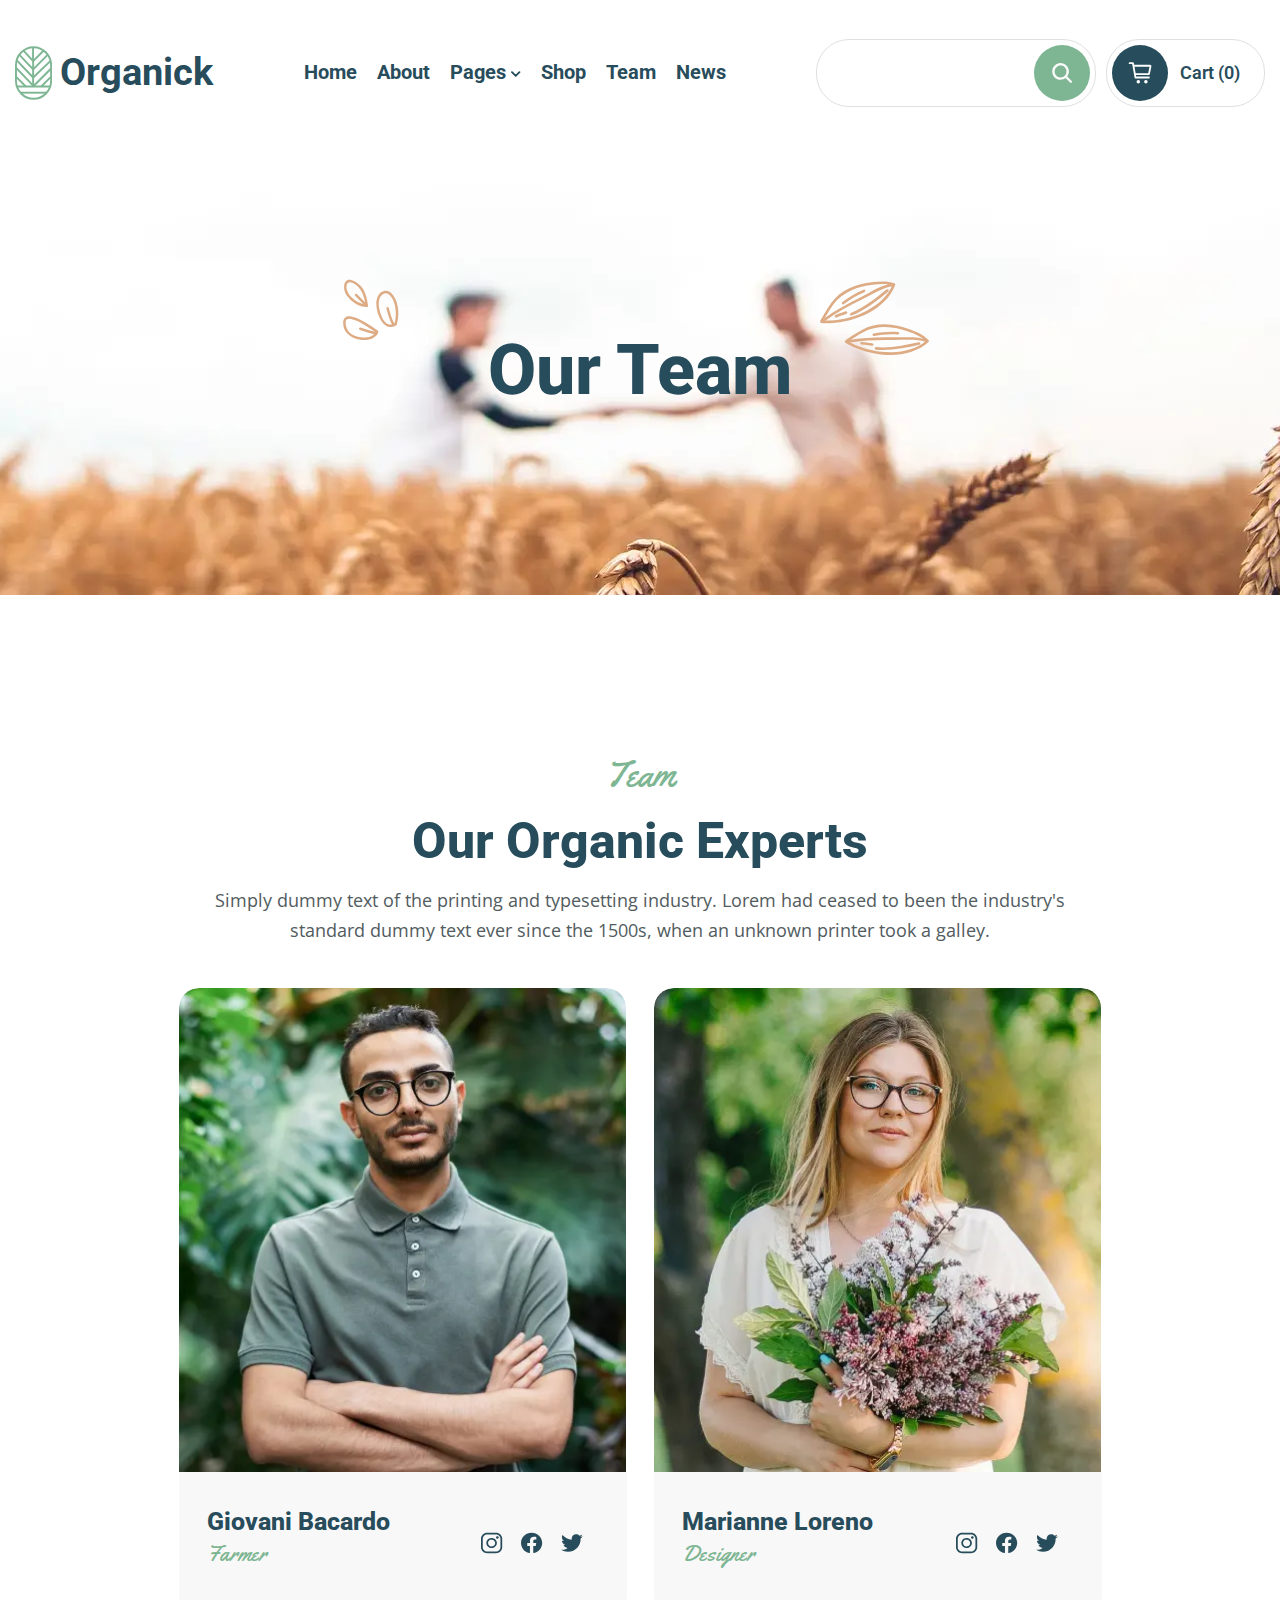
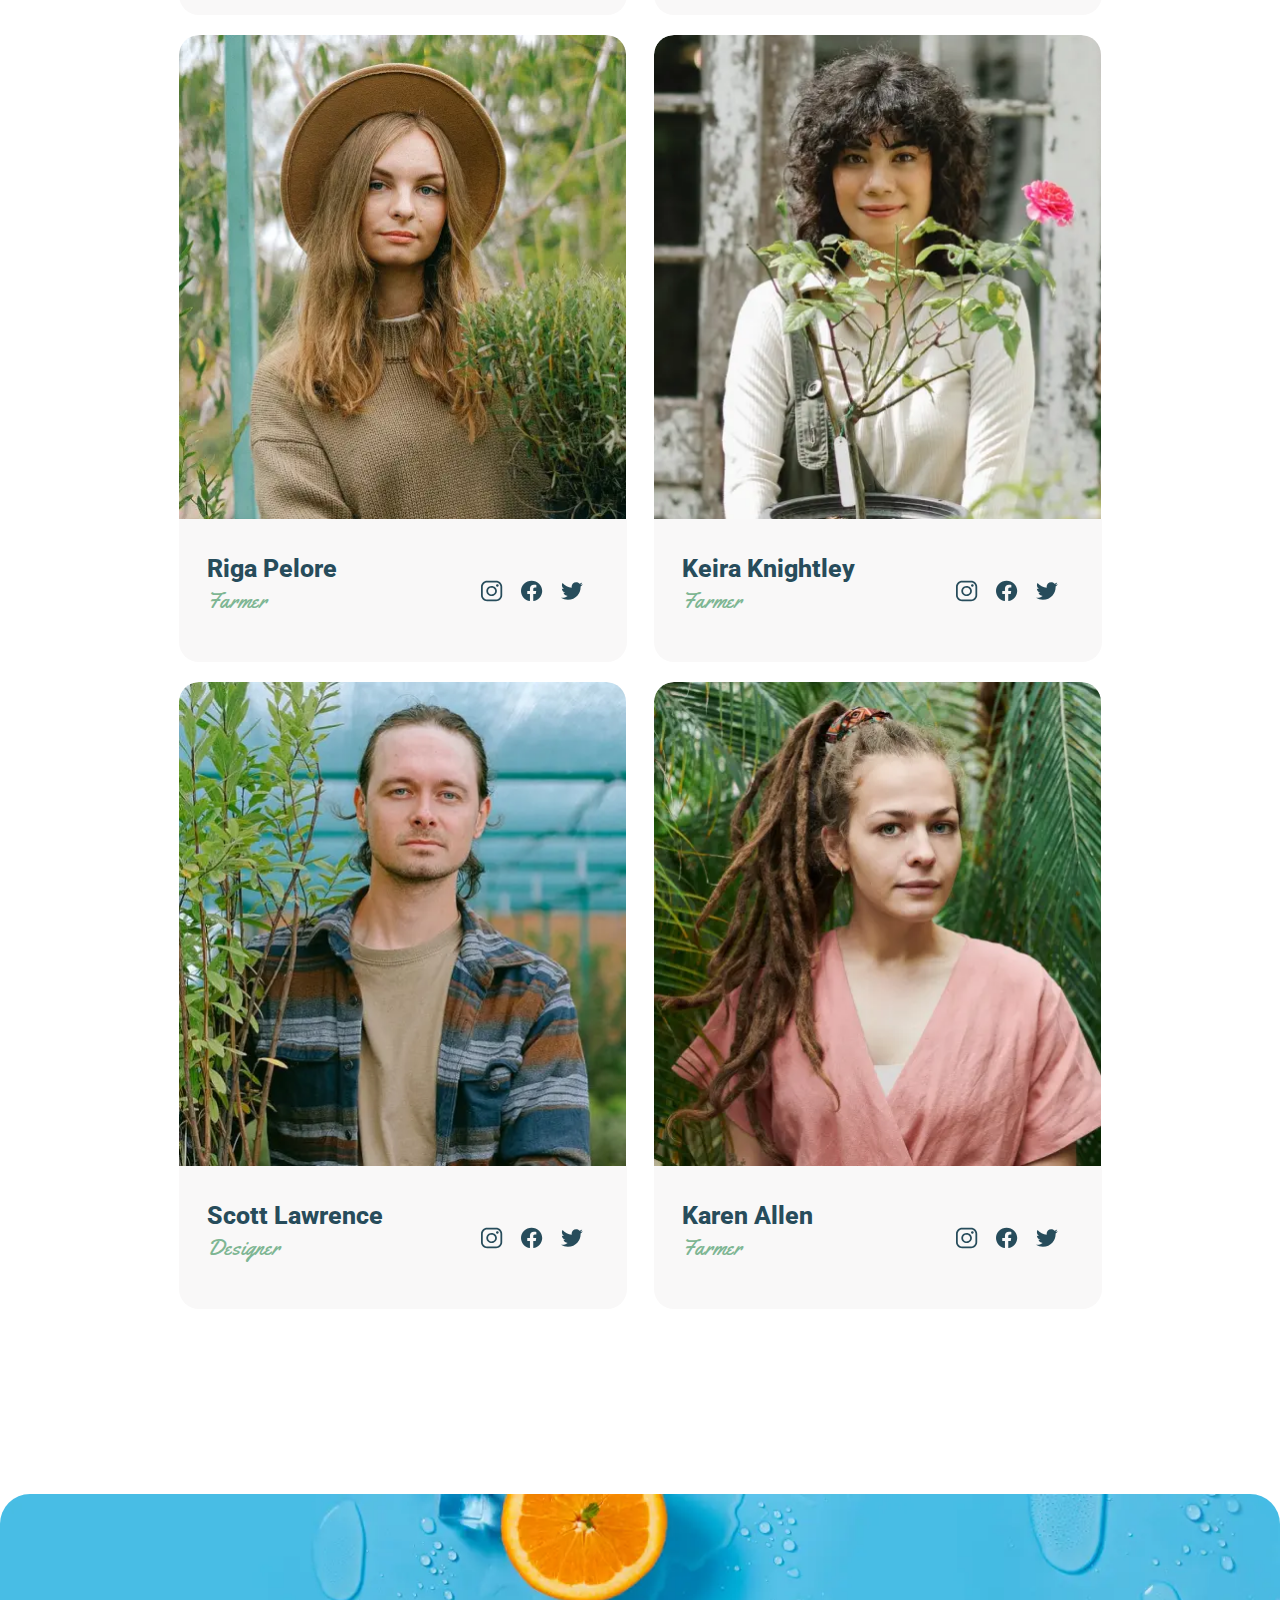
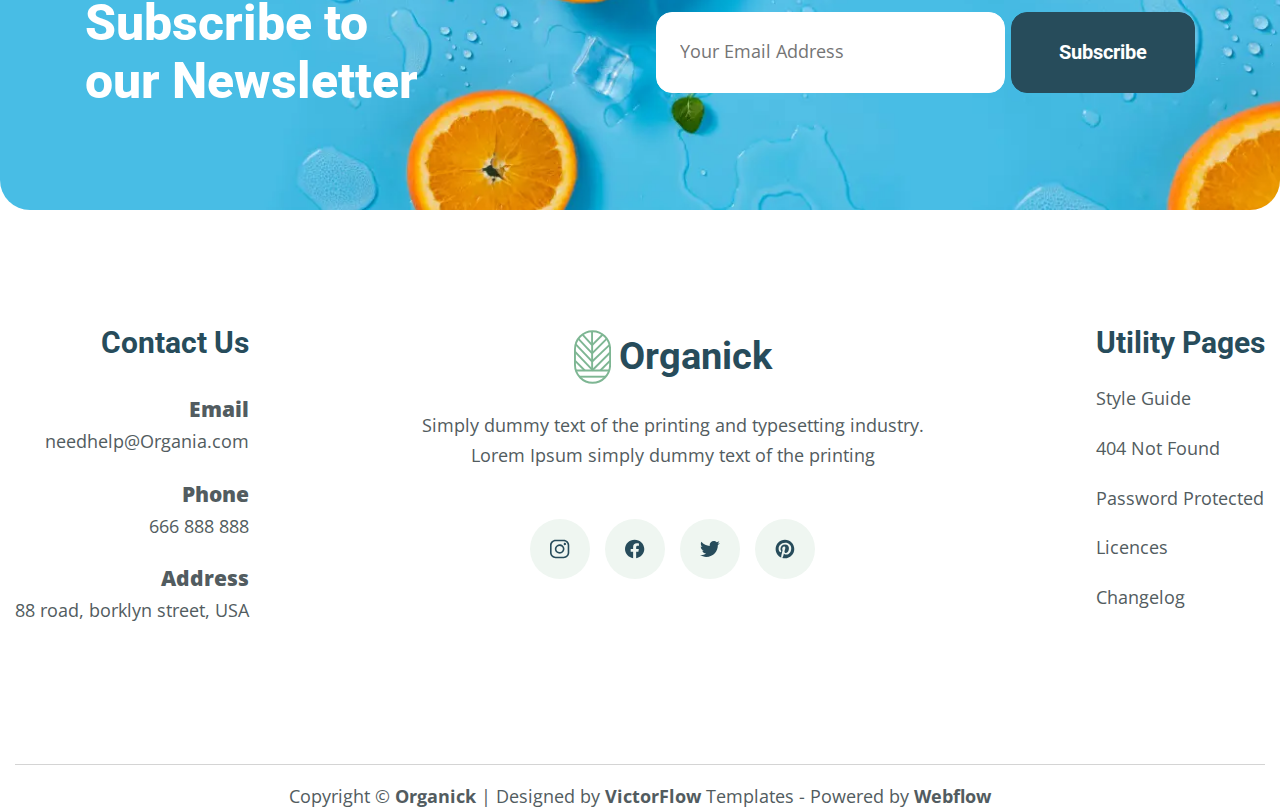
<file: team.html>
<!DOCTYPE html>
<html lang="en">

<head>
    <meta charset="UTF-8">
    <meta http-equiv="X-UA-Compatible" content="IE=edge">
    <meta name="viewport" content="width=device-width, initial-scale=1.0">
    <link rel="stylesheet"
        href="https://cdnjs.cloudflare.com/ajax/libs/modern-normalize/1.1.0/modern-normalize.min.css">
    <link
        href="https://fonts.googleapis.com/css2?family=Open+Sans:wght@400;600;700&family=Roboto:wght@400;500;700;900&family=Yellowtail&display=swap"
        rel="stylesheet">
    <link rel="stylesheet" href="./css/main.min.css">
    <title>Organic</title>
</head>

<body>
    <header class="header">
        <div class="header__container">
            <div class="header__body">
                <a href="./index.html" class="header__logo">
                    <svg class="header__logo-icon">
                        <use href="./icon/sprite.svg#icon-logo"></use>
                    </svg>
                    Organick
                </a>
                <nav class="header__nav">
                    <ul class="header__list">
                        <li class="header__item"><a href="./index.html" class="header__link">Home</a></li>
                        <li class="header__item"><a href="./about.html" class="header__link">About</a></li>
                        <li class="header__item js-block-hover"><a href="#" class="header__link">Pages</a>
                            <svg class='header__icon-arrow js-arrow'>
                                <use href='./icon/sprite.svg#icon-arrow_bottom'></use>
                            </svg>
                            <ul class="header__sublist">
                                <li class="header__subitem">
                                    <a href="./services.html" class="header__sublink">Service</a>
                                </li>
                                <li class="header__subitem">
                                    <a href="./quality.html" class="header__sublink">Quality</a>
                                </li>
                                <li class="header__subitem">
                                    <a href="./portfolio.html" class="header__sublink">Portfolio</a>
                                </li>
                                <li class="header__subitem">
                                    <a href="./blog.html" class="header__sublink">Blog</a>
                                </li>
                                <li class="header__subitem">
                                    <a href="./contact.html" class="header__sublink">Contact</a>
                                </li>
                            </ul>
                        </li>
                        <li class="header__item"><a href="./shop.html" class="header__link">Shop</a></li>
                        <li class="header__item"><a href="./team.html" class="header__link">Team</a></li>
                        <li class="header__item"><a href="./news.html" class="header__link">News</a></li>
                    </ul>
                </nav>
                <div class="header__wrapper">
                    <div class="header__search">
                        <div class="header__wrapper-search">
                            <svg class='header__icon-search'>
                                <use href='./icon/sprite.svg#icon-search'></use>
                            </svg>
                        </div>
                        <input type="text" class="header__input">
                    </div>
                    <div class="header__cart">
                        <div class="header__wrapper-cart">
                            <svg class='header__icon-cart'>
                                <use href='./icon/sprite.svg#icon-cart'></use>
                            </svg>
                        </div>
                        <p class="header__text">Cart (<span>0</span>)</p>
                    </div>
                </div>
                <div class="header__burger-icon js-burger-open">
                    <svg class='burger-icon'>
                        <use href='./icon/sprite.svg#icon-burger'></use>
                    </svg>
                </div>
                <div class="burger__icon-close js-burger-close">
                    <svg class='burger-close'>
                        <use href='./icon/sprite.svg#icon-cross'></use>
                    </svg>
                </div>
                <div class="burger__menu js-burger-menu">
                    <div class="burger__container">
                        <div class="burger__body">
                            <nav class="burger__nav">
                                <ul class="burger__list">
                                    <li class="burger__item"><a href="./index.html"
                                            class="burger__link js-burger-link">Home</a></li>
                                    <li class="burger__item"><a href="./about.html"
                                            class="burger__link js-burger-link">About</a></li>
                                    <li class="burger__item"><a href="#" class="burger__link">Pages</a>
                                        <svg class='header__icon-arrow js-arrow'>
                                            <use href='./icon/sprite.svg#icon-arrow_bottom'></use>
                                        </svg>
                                        <ul class="header__sublist-burger">
                                            <li class="header__subitem-burger">
                                                <a href="./services.html" class="header__sublink-burger">Service</a>
                                            </li>
                                            <li class="header__subitem-burger">
                                                <a href="./quality.html" class="header__sublink-burger">Quality</a>
                                            </li>
                                            <li class="header__subitem-burger">
                                                <a href="./portfolio.html"
                                                    class="header__sublink-burger">Portfolio</a>
                                            </li>
                                            <li class="header__subitem-burger">
                                                <a href="./blog.html" class="header__sublink-burger">Blog</a>
                                            </li>
                                            <li class="header__subitem-burger">
                                                <a href="./contact.html" class="header__sublink-burger">Contact</a>
                                            </li>
                                        </ul>
                                    </li>
                                    <li class="burger__item"><a href="./shop.html"
                                            class="burger__link js-burger-link">Shop</a></li>
                                    <li class="burger__item"><a href="./team.html"
                                            class="burger__link js-burger-link">Team</a>
                                    </li>
                                    <li class="burger__item"><a href="./news.html"
                                            class="burger__link js-burger-link">News</a></li>
                                </ul>
                            </nav>
                            <div class="burger__search">
                                <div class="burger__wrapper-search">
                                    <svg class='burger__icon-search'>
                                        <use href='./icon/sprite.svg#icon-search'></use>
                                    </svg>
                                </div>
                                <input type="text" class="burger__input">
                            </div>
                            <div class="burger__cart">
                                <div class="burger__wrapper-cart">
                                    <svg class='burger__icon-cart'>
                                        <use href='./icon/sprite.svg#icon-cart'></use>
                                    </svg>
                                </div>
                                <p class="burger__text">Cart (<span>0</span>)</p>
                            </div>
                        </div>
                    </div>
                </div>
            </div>
        </div>
    </header>

    <main>
        <section class="team__hero">
            <ul class="team__hero-list">
                <li class="team__hero-item"><svg class='team__hero-sead'>
                        <use href='./icon/sprite.svg#icon-sead'></use>
                    </svg>
                </li>
                <li class="team__hero-item"><svg class='team__hero-sead_big'>
                        <use href='./icon/sprite.svg#icon-sead_big'></use>
                    </svg>
                </li>
            </ul>
            <div class="team__hero-container container">
                <div class="team__hero-body">
                    <h1 class="team__hero-title general-title">Our Team</h1>
                </div>
            </div>
        </section>
        <section class="team__list">
            <div class="team__list-container container">
                <div class="team__list-body">
                    <p class="team__list-lable lable">Team</p>
                    <h2 class="team__list-title title">Our Organic Experts</h2>
                    <p class="team__list-text">Simply dummy text of the printing and typesetting industry. Lorem had
                        ceased to been the industry's standard dummy text ever since the 1500s, when an unknown printer
                        took a galley.
                    </p>
                    <ul class="team__list-list">
                        <li class="team__list-item">
                            <div class="team__list-wrapper-image">
                                <img src="./img/team/giovani.webp" alt="Giovani" class="team__list-img">
                            </div>
                            <div class="team__list-thumb">
                                <div class="team__list-wrapper">
                                    <h3 class="team__list-name subtitle">Giovani Bacardo</h3>
                                    <p class="team__list-position lable">Farmer</p>
                                </div>
                                <ul class="team__list-list-social">
                                    <li class="team__list-item-social">
                                        <a href="https://www.instagram.com/" class="team__list-link" target="_blank">
                                            <svg class='team__list-icon'>
                                                <use href='./icon/sprite.svg#icon-inst'></use>
                                            </svg>
                                        </a>
                                    </li>
                                    <li class="team__list-item-social">
                                        <a href="https://www.facebook.com/?locale=uk_UA" class="team__list-link"
                                            target="_blank">
                                            <svg class='team__list-icon'>
                                                <use href='./icon/sprite.svg#icon-fb'></use>
                                            </svg>
                                        </a>
                                    </li>
                                    <li class="team__list-item-social">
                                        <a href="https://twitter.com/?lang=uk" class="team__list-link" target="_blank">
                                            <svg class='team__list-icon'>
                                                <use href='./icon/sprite.svg#icon-twit'></use>
                                            </svg>
                                        </a>
                                    </li>
                                </ul>
                            </div>
                        </li>
                        <li class="team__list-item">
                            <div class="team__list-wrapper-image">
                                <img src="./img/team/marianne.webp" alt="Marianne" class="team__list-img">
                            </div>
                            <div class="team__list-thumb">
                                <div class="team__list-wrapper">
                                    <h3 class="team__list-name subtitle">Marianne Loreno</h3>
                                    <p class="team__list-position lable">Designer</p>
                                </div>
                                <ul class="team__list-list-social">
                                    <li class="team__list-item-social">
                                        <a href="https://www.instagram.com/" class="team__list-link" target="_blank">
                                            <svg class='team__list-icon'>
                                                <use href='./icon/sprite.svg#icon-inst'></use>
                                            </svg>
                                        </a>
                                    </li>
                                    <li class="team__list-item-social">
                                        <a href="https://www.facebook.com/?locale=uk_UA" class="team__list-link"
                                            target="_blank">
                                            <svg class='team__list-icon'>
                                                <use href='./icon/sprite.svg#icon-fb'></use>
                                            </svg>
                                        </a>
                                    </li>
                                    <li class="team__list-item-social">
                                        <a href="https://twitter.com/?lang=uk" class="team__list-link" target="_blank">
                                            <svg class='team__list-icon'>
                                                <use href='./icon/sprite.svg#icon-twit'></use>
                                            </svg>
                                        </a>
                                    </li>
                                </ul>
                            </div>
                        </li>
                        <li class="team__list-item">
                            <div class="team__list-wrapper-image">
                                <img src="./img/team/riga.webp" alt="Riga" class="team__list-img">
                            </div>
                            <div class="team__list-thumb">
                                <div class="team__list-wrapper">
                                    <h3 class="team__list-name subtitle">Riga Pelore</h3>
                                    <p class="team__list-position lable">Farmer</p>
                                </div>
                                <ul class="team__list-list-social">
                                    <li class="team__list-item-social">
                                        <a href="https://www.instagram.com/" class="team__list-link" target="_blank">
                                            <svg class='team__list-icon'>
                                                <use href='./icon/sprite.svg#icon-inst'></use>
                                            </svg>
                                        </a>
                                    </li>
                                    <li class="team__list-item-social">
                                        <a href="https://www.facebook.com/?locale=uk_UA" class="team__list-link"
                                            target="_blank">
                                            <svg class='team__list-icon'>
                                                <use href='./icon/sprite.svg#icon-fb'></use>
                                            </svg>
                                        </a>
                                    </li>
                                    <li class="team__list-item-social">
                                        <a href="https://twitter.com/?lang=uk" class="team__list-link" target="_blank">
                                            <svg class='team__list-icon'>
                                                <use href='./icon/sprite.svg#icon-twit'></use>
                                            </svg>
                                        </a>
                                    </li>
                                </ul>
                            </div>
                        </li>
                        <li class="team__list-item">
                            <div class="team__list-wrapper-image">
                                <img src="./img/team/keira.webp" alt="Keira" class="team__list-img">
                            </div>
                            <div class="team__list-thumb">
                                <div class="team__list-wrapper">
                                    <h3 class="team__list-name subtitle">Keira Knightley</h3>
                                    <p class="team__list-position lable">Farmer</p>
                                </div>
                                <ul class="team__list-list-social">
                                    <li class="team__list-item-social">
                                        <a href="https://www.instagram.com/" class="team__list-link" target="_blank">
                                            <svg class='team__list-icon'>
                                                <use href='./icon/sprite.svg#icon-inst'></use>
                                            </svg>
                                        </a>
                                    </li>
                                    <li class="team__list-item-social">
                                        <a href="https://www.facebook.com/?locale=uk_UA" class="team__list-link"
                                            target="_blank">
                                            <svg class='team__list-icon'>
                                                <use href='./icon/sprite.svg#icon-fb'></use>
                                            </svg>
                                        </a>
                                    </li>
                                    <li class="team__list-item-social">
                                        <a href="https://twitter.com/?lang=uk" class="team__list-link" target="_blank">
                                            <svg class='team__list-icon'>
                                                <use href='./icon/sprite.svg#icon-twit'></use>
                                            </svg>
                                        </a>
                                    </li>
                                </ul>
                            </div>
                        </li>
                        <li class="team__list-item">
                            <div class="team__list-wrapper-image">
                                <img src="./img/team/scott.webp" alt="Scott" class="team__list-img">
                            </div>
                            <div class="team__list-thumb">
                                <div class="team__list-wrapper">
                                    <h3 class="team__list-name subtitle">Scott Lawrence</h3>
                                    <p class="team__list-position lable">Designer</p>
                                </div>
                                <ul class="team__list-list-social">
                                    <li class="team__list-item-social">
                                        <a href="https://www.instagram.com/" class="team__list-link" target="_blank">
                                            <svg class='team__list-icon'>
                                                <use href='./icon/sprite.svg#icon-inst'></use>
                                            </svg>
                                        </a>
                                    </li>
                                    <li class="team__list-item-social">
                                        <a href="https://www.facebook.com/?locale=uk_UA" class="team__list-link"
                                            target="_blank">
                                            <svg class='team__list-icon'>
                                                <use href='./icon/sprite.svg#icon-fb'></use>
                                            </svg>
                                        </a>
                                    </li>
                                    <li class="team__list-item-social">
                                        <a href="https://twitter.com/?lang=uk" class="team__list-link" target="_blank">
                                            <svg class='team__list-icon'>
                                                <use href='./icon/sprite.svg#icon-twit'></use>
                                            </svg>
                                        </a>
                                    </li>
                                </ul>
                            </div>
                        </li>
                        <li class="team__list-item">
                            <div class="team__list-wrapper-image">
                                <img src="./img/team/karen.webp" alt="Karen" class="team__list-img">
                            </div>
                            <div class="team__list-thumb">
                                <div class="team__list-wrapper">
                                    <h3 class="team__list-name subtitle">Karen Allen</h3>
                                    <p class="team__list-position lable">Farmer</p>
                                </div>
                                <ul class="team__list-list-social">
                                    <li class="team__list-item-social">
                                        <a href="https://www.instagram.com/" class="team__list-link" target="_blank">
                                            <svg class='team__list-icon'>
                                                <use href='./icon/sprite.svg#icon-inst'></use>
                                            </svg>
                                        </a>
                                    </li>
                                    <li class="team__list-item-social">
                                        <a href="https://www.facebook.com/?locale=uk_UA" class="team__list-link"
                                            target="_blank">
                                            <svg class='team__list-icon'>
                                                <use href='./icon/sprite.svg#icon-fb'></use>
                                            </svg>
                                        </a>
                                    </li>
                                    <li class="team__list-item-social">
                                        <a href="https://twitter.com/?lang=uk" class="team__list-link" target="_blank">
                                            <svg class='team__list-icon'>
                                                <use href='./icon/sprite.svg#icon-twit'></use>
                                            </svg>
                                        </a>
                                    </li>
                                </ul>
                            </div>
                        </li>
                    </ul>
                </div>
            </div>
        </section>
        <section class="subscribe">
            <div class="subscribe__container container">
                <div class="subscribe__body">
                    <h2 class="subscribe__title title">Subscribe to our Newsletter</h2>
                    <form class="subscribe__form">
                        <input type="email" class="subscribe__input" placeholder="Your Email Address" required>
                        <button type="submit" class="subscribe__button button-blue">Subscribe</button>
                    </form>
                </div>
            </div>
        </section>
    </main>

    <footer class="footer">
        <div class="footer__container container">
            <div class="footer__body">
                <div class="footer__wrapper-contact">
                    <h2 class="footer__contact-title">Contact Us</h2>
                    <ul class="footer__contact-list">
                        <li class="footer__contact-item">
                            <h3 class="footer__item-title">Email</h3>
                            <a href="mailto:needhelp@Organia.com" class="footer__contact-link">needhelp@Organia.com</a>
                        </li>
                        <li class="footer__contact-item">
                            <h3 class="footer__item-title">Phone</h3>
                            <a href="tel:+1666888888" class="footer__contact-link">666 888 888</a>
                        </li>
                        <li class="footer__contact-item">
                            <h3 class="footer__item-title">Address</h3>
                            <a href="https://www.google.com/maps/place/88th+St,+Brooklyn,+NY,+%D0%A1%D0%BF%D0%BE%D0%BB%D1%83%D1%87%D0%B5%D0%BD%D1%96+%D0%A8%D1%82%D0%B0%D1%82%D0%B8+%D0%90%D0%BC%D0%B5%D1%80%D0%B8%D0%BA%D0%B8/@40.6219333,-74.0337219,17z/data=!3m1!4b1!4m6!3m5!1s0x89c24f8a621ff737:0x63b87b08f5ac9099!8m2!3d40.6219293!4d-74.031147!16s%2Fg%2F1tm8fx3q?entry=ttu"
                                target="_blank" class="footer__contact-link">88 road, borklyn street, USA</a>
                        </li>
                    </ul>
                </div>
                <div class="footer__wrapper-social">
                    <a href="./index.html" class="footer__logo">
                        <svg class="footer__logo-icon">
                            <use href="./icon/sprite.svg#icon-logo"></use>
                        </svg>
                        Organick
                    </a>
                    <p class="footer__social-text">Simply dummy text of the printing and typesetting industry.
                        Lorem Ipsum simply dummy text of the printing
                    </p>
                    <ul class="footer__social-list">
                        <li class="footer__social-item">
                            <a href="https://www.instagram.com/" target="_blank" class="footer__social-link">
                                <svg class='footer__social-icon'>
                                    <use href='./icon/sprite.svg#icon-inst'></use>
                                </svg>
                            </a>
                        </li>
                        <li class="footer__social-item">
                            <a href="https://www.facebook.com/?locale=uk_UA" target="_blank"
                                class="footer__social-link">
                                <svg class='footer__social-icon'>
                                    <use href='./icon/sprite.svg#icon-fb'></use>
                                </svg>
                            </a>
                        </li>
                        <li class="footer__social-item">
                            <a href="https://twitter.com/?lang=uk" target="_blank" class="footer__social-link">
                                <svg class='footer__social-icon'>
                                    <use href='./icon/sprite.svg#icon-twit'></use>
                                </svg>
                            </a>
                        </li>
                        <li class="footer__social-item">
                            <a href="https://ru.pinterest.com/" target="_blank" class="footer__social-link">
                                <svg class='footer__social-icon'>
                                    <use href='./icon/sprite.svg#icon-pin'></use>
                                </svg>
                            </a>
                        </li>
                    </ul>
                </div>
                <div class="footer__wrapper-utility">
                    <h2 class="footer__utility-title">Utility Pages</h2>
                    <ul class="footer__utility-list">
                        <li class="footer__utility-item">
                            <a href="#" class="footer__utility-link">Style Guide
                            </a>
                        </li>
                        <li class="footer__utility-item">
                            <a href="#" class="footer__utility-link">404 Not Found
                            </a>
                        </li>
                        <li class="footer__utility-item">
                            <a href="#" class="footer__utility-link">Password Protected
                            </a>
                        </li>
                        <li class="footer__utility-item">
                            <a href="#" class="footer__utility-link">Licences
                            </a>
                        </li>
                        <li class="footer__utility-item">
                            <a href="#" class="footer__utility-link">Changelog</a>
                        </li>
                    </ul>
                </div>
            </div>
            <span class="footer__line"></span>
            <p class="footer__policy-text">Copyright &#169; <span class="strong">Organick</span> | Designed by <span
                    class="strong">VictorFlow</span> Templates - Powered by <span class="strong">Webflow</span>
            </p>
        </div>
    </footer>

    <div class="backdrop js-backdrop-subscribe">
        <div class="modal__window">
            <div class="modal__window-container">
                <div class="modal__window-body">
                    <h2 class="modal__title title">Successfully!</h2>
                    <p class="modal__text">You have successfully subscribed.</p>
                    <button type="button" class="modal__button button-blue js-button-subscribe">Ok</button>
                </div>
            </div>
        </div>
    </div>

    <script src="./js/burger-menu.js" type="module"></script>
    <script src="./js/subscribe.js" type="module"></script>
    <script src="./js/list.js" type="module"></script>
</body>

</html>
</file>
<file: css/main.min.css>
html,body{height:100%}body{font-family:"Open Sans";font-size:18px;font-weight:400;line-height:1.65;color:var(--general-color)}.wrapper{display:flex;flex-direction:column;min-height:100%}.container{max-width:1430px;margin:0 auto;padding-left:15px;padding-right:15px}.lable{margin-bottom:8px;font-family:"Yellowtail";font-size:36px;font-weight:400;color:var(--green-color)}.general-title{font-family:"Roboto";font-size:70px;font-weight:800;line-height:normal;color:var(--title-color)}.title{font-family:"Roboto";font-size:50px;font-weight:800;line-height:normal;color:var(--title-color)}.subtitle{font-family:"Roboto";font-size:25px;font-weight:800;line-height:normal;color:var(--title-color)}.medium-text{font-family:"Roboto";font-size:20px;font-weight:600;line-height:normal;color:var(--title-color)}.button-blue{font-family:"Roboto";font-size:20px;font-weight:700;color:var(--white-color);border-radius:16px;border:1px solid var(--title-color);background:var(--title-color);cursor:pointer}.button-yellow{font-family:"Roboto";font-size:20px;font-weight:700;color:var(--title-color);border-radius:16px;border:1px solid var(--yellow-color);background:var(--yellow-color);cursor:pointer}.button-white{font-family:"Roboto";font-size:20px;font-weight:700;color:var(--title-color);border-radius:16px;border:1px solid var(--title-color);background:var(--white-color);cursor:pointer}.tag{padding:5px 12px 5px 12px;font-family:"Open Sans";font-size:15px;font-weight:600;color:var(--white-color);border-radius:8px;background:var(--title-color)}.hidden{overflow:hidden}@media screen and (max-width: 1199.98px){.general-title{font-size:50px}.title{font-size:40px}}@media screen and (max-width: 991.98px){.general-title{font-size:38px}.title{font-size:34px}.lable{font-size:28px}}@media screen and (max-width: 767.98px){.general-title{font-size:34px}.title{font-size:28px}.lable{font-size:24px}.subtitle{font-size:22px}}h1,h2,h3,h4,h5,h6,p{margin:0;padding:0}ul{list-style:none;padding:0;margin:0}a{text-decoration:none;padding:0}:root{--title-color: #274C5B;--general-color: #525C60;--yellow-color: #EFD372;--green-color: #7EB693;--grey-color: #D4D4D4;--white-color: #fff;--price-color: #B8B8B8;--button-color: #EFF6F1;--light-grey-color: #F9F8F8}.header__container{max-width:1900px;margin:0 auto;padding-left:162px;padding-right:162px;padding-top:69px;padding-bottom:69px}.header__body{display:flex;align-items:center;justify-content:space-between;column-gap:15px}.header__logo{position:relative;z-index:25;display:flex;align-items:center;column-gap:8px;font-family:"Roboto";font-size:38px;font-weight:700;color:var(--title-color)}.header__logo-icon{width:37px;height:54px}.header__list{display:flex;padding:26px 0px;gap:40px}.header__item:nth-child(3){position:relative}.header__item:hover:nth-child(3) .header__sublist{display:flex}.header__link{position:relative;font-family:"Roboto";font-size:20px;font-weight:700;color:var(--title-color)}.header__link::after{content:"";display:block;position:absolute;right:0;bottom:-3px;width:0;height:2px;background-color:var(--title-color);transition:width .5s}.header__link:hover::after{content:"";width:100%;display:block;position:absolute;left:0;bottom:-3px;height:2px;background-color:var(--title-color);transition:width .5s}.header__icon-arrow{width:10px;height:10px;transition:transform 450ms cubic-bezier(0.4, 0, 0.2, 1)}.header__icon-arrow.active{transform:scale(1, -1)}.header__sublist{position:absolute;top:28px;left:-5px;z-index:40;display:none;flex-direction:column;gap:10px;width:150px;padding:10px 20px;background-color:var(--white-color);border-radius:10px}.header__sublink{position:relative;font-family:"Roboto";font-size:20px;font-weight:700;color:var(--title-color)}.header__sublink::after{content:"";display:block;position:absolute;right:0;bottom:-3px;width:0;height:2px;background-color:var(--title-color);transition:width .5s}.header__sublink:hover::after{content:"";width:100%;display:block;position:absolute;left:0;bottom:-3px;height:2px;background-color:var(--title-color);transition:width .5s}.header__wrapper{display:flex;align-items:center;column-gap:18px}.header__search{display:flex;align-items:center;flex-direction:row-reverse;width:376px;padding:5px;border-radius:33px;border:1px solid #e0e0e0;transition:border 250ms cubic-bezier(0.4, 0, 0.2, 1)}.header__search:hover{border:1px solid var(--title-color)}.header__wrapper-search{position:relative;width:56px;height:56px;border-radius:50%;background-color:var(--green-color);cursor:pointer}.header__icon-search{position:absolute;top:50%;left:50%;transform:translate(-50%, -50%);width:21px;height:21px}.header__input{width:290px;outline:none;border:solid 1px var(--white-color)}.header__cart{display:flex;align-items:center;padding:5px;width:159px;border-radius:33px;border:1px solid #e0e0e0;cursor:pointer;transition:border 250ms cubic-bezier(0.4, 0, 0.2, 1)}.header__cart:hover{border:1px solid var(--title-color)}.header__wrapper-cart{position:relative;margin-right:12px;width:56px;height:56px;border-radius:50%;background-color:var(--title-color)}.header__icon-cart{position:absolute;top:50%;left:50%;transform:translate(-50%, -50%);width:24px;height:22px}.header__text{font-family:"Roboto";font-size:18px;font-weight:600;color:var(--title-color)}.header__burger-icon{display:none;width:40px;height:40px}.burger-icon{width:40px;height:40px;fill:var(--title-color)}@media screen and (max-width: 1649.98px){.header__container{padding-left:15px;padding-right:15px}}@media screen and (max-width: 1399.98px){.header__container{padding-top:30px;padding-bottom:30px}.header__list{gap:20px}.header__wrapper{column-gap:10px}.header__search{width:280px}.header__input{width:200px}}@media screen and (max-width: 1169.98px){.header__search{display:none}.header__logo{margin-right:auto}}@media screen and (max-width: 991.98px){.header__nav{display:none}.header__burger-icon{display:block}}@media screen and (max-width: 767.98px){.header__container{padding-top:20px;padding-bottom:20px}.header__logo{font-size:28px}.header__wrapper{display:none}}@media screen and (max-width: 479.98px){.header__logo{font-size:20px}}.touch .header__sublist.open{display:flex}.hero{position:relative;background-image:url("../img/hero//hero_main.webp");background-repeat:no-repeat;background-position:center;background-size:cover}.garlic{position:absolute;top:20px;left:20px;width:188px;height:172px;fill:#e1d4db}.sead{position:absolute;top:220px;left:135px;width:69px;height:78px;fill:#e1d4db}.many_leaf{position:absolute;bottom:20px;left:0px;width:300px;height:300px;fill:#d7d7d7}.sead_big{position:absolute;top:0px;right:135px;width:121px;height:88px;fill:#dbdbdb}.leaf{position:absolute;top:0px;right:0px;width:254px;height:283px;fill:#dbdbdb}.strawberry{position:absolute;top:50px;left:40%;width:128px;height:139px;fill:#d3cbcf}.hero__container{position:relative}.hero__content{padding-top:223px;padding-bottom:246px}.hero__title{max-width:530px;margin-bottom:23px}.hero__wrapper-button{display:inline-flex}.hero__button{display:flex;align-items:center;column-gap:10px;padding:29px 38px;transition:background-color 450ms cubic-bezier(0.4, 0, 0.2, 1)}.hero__button:hover{background-color:inherit;border:1px solid var(--title-color)}.hero__icon-arrow{width:19px;height:19px}@media screen and (max-width: 767.98px){.hero__content{padding-top:150px;padding-bottom:150px}.hero__list,.hero__img-decor{display:none}.hero__title{max-width:350px}}@media screen and (max-width: 479.98px){.hero__content{padding-top:90px;padding-bottom:90px}.hero__button{padding:19px 24px}}.main__banner-container{padding-top:145px;padding-bottom:190px}.main__banner-list{display:flex;column-gap:36px}.main__banner-item{position:relative;border-radius:30px;cursor:pointer}.left{transition:box-shadow 450ms cubic-bezier(0.4, 0, 0.2, 1)}.left:hover{box-shadow:0px 0px 10px 5px #f96893}.right{transition:box-shadow 450ms cubic-bezier(0.4, 0, 0.2, 1)}.right:hover{box-shadow:0px 0px 20px 5px #c5d3df}.main__banner-img{display:block;border-radius:30px;max-width:100%;max-height:100%;object-fit:contain}.main__banner-wrapper-left{position:absolute;top:100px;left:40px;color:var(--white-color)}.main__banner-wrapper-right{position:absolute;top:100px;left:40px;color:var(--title-color)}.main__banner-lable-left{color:var(--white-color)}.main__banner-lable-right{color:var(--green-color)}.main__banner-title{width:260px;font-family:"Roboto";font-size:40px;font-weight:800;line-height:normal}@media screen and (max-width: 1199.98px){.main__banner-container{padding-top:90px;padding-bottom:90px}.main__banner-list{flex-direction:column;align-items:center;row-gap:20px}}@media screen and (max-width: 991.98px){.main__banner-container{padding-top:60px;padding-bottom:60px}}@media screen and (max-width: 767.98px){.main__banner-container{padding-top:20px;padding-bottom:20px}.main__banner-title{font-size:28px}}@media screen and (max-width: 599.98px){.main__banner-wrapper-left{top:40px}.main__banner-wrapper-right{top:40px}.main__banner-title{width:180px}}@media screen and (max-width: 479.98px){.main__banner-wrapper-left{left:20px}.main__banner-wrapper-right{left:20px}.main__banner-title{font-size:18px}}.main__about{background-color:var(--light-grey-color)}.main__about-container{padding-top:186px;padding-bottom:200px}.main__about-body{display:flex}.main__about-img{display:flex;align-items:center}.main__img-about{max-width:100%;max-height:100%;object-fit:contain}.main__about-content{max-width:690px}.main__about-title{margin-bottom:14px}.main__about-text{margin-bottom:46px}.main__about-list{display:flex;flex-direction:column;row-gap:30px;margin-bottom:46px}.main__about-item{display:flex;align-items:center;column-gap:46px}.main__about-icon{width:46px;height:46px}.main__about-subtitle{margin-bottom:7px}.main__about-item-text{max-width:444px}.main__about-wrapper-button{display:inline-flex}.main__about-button{display:flex;align-items:center;column-gap:10px;padding:28px 39px;transition:background-color 450ms cubic-bezier(0.4, 0, 0.2, 1)}.main__about-button:hover{background-color:inherit;color:var(--title-color)}.main__about-icon-arrow{width:20px;height:20px}@media screen and (max-width: 1199.98px){.main__about-container{padding-top:90px;padding-bottom:90px}}@media screen and (max-width: 991.98px){.main__about-container{padding-top:60px;padding-bottom:60px}.main__about-body{flex-direction:column-reverse;align-items:center}.main__about-lable{text-align:center}.main__about-text{margin-bottom:20px}.main__about-list{row-gap:15px;margin-bottom:20px}.main__about-wrapper-button{display:flex;justify-content:center}}@media screen and (max-width: 767.98px){.main__about-container{padding-top:20px;padding-bottom:20px}}@media screen and (max-width: 479.98px){.main__about-item{column-gap:15px}.main__about-button{padding:19px 24px}}.main__categories-container{padding-top:176px;padding-bottom:200px}.main__categories-body{text-align:center}.main__categories-title{margin-bottom:40px}.main__categories-list{display:flex;flex-wrap:wrap;justify-content:center;gap:20px;margin-bottom:122px}.main__categories-item{padding:29px 26px 17px 30px;width:335px;border-radius:30px;background-color:var(--light-grey-color);cursor:pointer;transition:box-shadow 450ms cubic-bezier(0.4, 0, 0.2, 1)}.main__categories-item:hover{box-shadow:0px 0px 10px 5px #cac8c9}.main__categories-link{display:flex;flex-direction:column;justify-content:center}.main__categories-wrapper-tag{display:flex}.main__categories-img{display:block;max-width:100%;height:324px;object-fit:contain}.main__categories-name{text-align:start;margin-bottom:13px}.categories-line{display:block;height:1px;background-color:#dedddd;margin-bottom:6px}.main__categories-wrapper{display:flex;align-items:center}.main__categories-price-before{margin-right:8px;font-family:"Open Sans";font-size:15px;font-weight:600;line-height:normal;color:var(--price-color);text-decoration:line-through}.main__categories-price-after{margin-right:auto;font-weight:700;line-height:normal;color:var(--title-color)}.main__categories-wrapper-button{display:flex;justify-content:center}.main__categories-button{display:flex;align-items:center;column-gap:10px;padding:28px 49px;transition:background-color 450ms cubic-bezier(0.4, 0, 0.2, 1)}.main__categories-button:hover{background-color:inherit;color:var(--title-color)}.main__categories-icon-arrow{width:20px;height:20px}@media screen and (max-width: 1199.98px){.main__categories-container{padding-top:90px;padding-bottom:90px}}@media screen and (max-width: 991.98px){.main__categories-container{padding-top:60px;padding-bottom:60px}.main__categories-title{margin-bottom:20px}}@media screen and (max-width: 767.98px){.main__categories-container{padding-top:20px;padding-bottom:20px}.main__categories-list{margin-bottom:40px}.main__categories-item{padding:15px;width:250px}.main__categories-img{height:180px}}@media screen and (max-width: 479.98px){.main__categories-button{padding:19px 24px}}.main__testimonial{background-image:url("../img/testimonial/bg_img.webp");background-repeat:no-repeat;background-position:center;background-size:cover}.main__testimonial-container{padding-top:164px;padding-bottom:164px}.main__testimonial-body{display:flex;flex-direction:column;align-items:center}.main__testimonial-title{text-align:center;margin-bottom:60px}.main__testimonial_item{display:flex;flex-direction:column;align-items:center}.main__testimonial-photo{border-radius:50%}.main__testimonial-stars{margin-top:20px}.main__testimonial-text{margin-bottom:20px;margin-top:25px;max-width:780px;text-align:center}.main__testimonial-position{font-family:"Open Sans";font-size:15px;font-weight:400;line-height:1.65;color:var(--general-color)}.testimonial-line{display:block;height:1px;width:1110px;background-color:#e0e0e0;margin:102px 0px}.main__testimonial-list-statistic{display:flex;flex-wrap:wrap;justify-content:center;column-gap:62px;row-gap:20px}.main__testimonial-item-statistic{display:flex;flex-direction:column;justify-content:center;align-items:center;width:211px;height:211px;border-radius:50%;border:5px solid var(--green-color);text-align:center;background-color:#f1f1f1}.main__testimonial-text-statistic{font-size:18px;font-weight:600;line-height:1.65;color:var(--title-color)}@media screen and (max-width: 1439.98px){.main__testimonial-list-statistic{column-gap:20px}}@media screen and (max-width: 1199.98px){.main__testimonial-container{padding-top:90px;padding-bottom:90px}.testimonial-line{width:900px}}@media screen and (max-width: 991.98px){.main__testimonial-container{padding-top:60px;padding-bottom:60px}.main__testimonial-list{margin-bottom:20px}.testimonial-line{width:700px;margin:40px}}@media screen and (max-width: 767.98px){.main__testimonial-container{padding-top:20px;padding-bottom:20px}.main__testimonial-title{margin-bottom:20px}.testimonial-line{display:none}.main__testimonial-item-statistic{width:170px;height:170px}}.main__offer{background-color:var(--title-color)}.main__offer-container{padding-top:200px;padding-bottom:200px}.main__offer-wrapper{display:flex;justify-content:space-between;align-items:center;margin-bottom:50px}.main__offer-title{color:var(--white-color)}.main__offer-button{display:flex;align-items:center;gap:10px;padding:28px 39px;transition:background-color 450ms cubic-bezier(0.4, 0, 0.2, 1)}.main__offer-button:hover{color:var(--yellow-color);background-color:inherit}.main__offer-icon-arrow{width:20px;height:20px}.main__offer-list{display:flex;flex-wrap:wrap;justify-content:center;gap:20px}.main__offer-item{padding:34px 20px 17px 30px;width:335px;border-radius:30px;background-color:var(--light-grey-color);cursor:pointer;transition:box-shadow 450ms cubic-bezier(0.4, 0, 0.2, 1)}.main__offer-item:hover{box-shadow:0px 0px 10px 5px #cac8c9}.main__offer-link{display:flex;flex-direction:column;justify-content:center}.main__offer-wrapper-tag{display:flex}.main__offer-img{display:block;object-fit:contain;max-width:100%;height:324px}.main__offer-name{text-align:start;margin-bottom:13px}.offer-line{display:block;height:1px;background-color:#dedddd;margin-bottom:6px}.main__offer-wrapper-price{display:flex;align-items:center}.main__offer-price-before{margin-right:8px;font-family:"Open Sans";font-size:15px;font-weight:600;line-height:normal;color:var(--price-color);text-decoration:line-through}.main__offer-price-after{margin-right:auto;font-weight:700;line-height:normal;color:var(--title-color)}@media screen and (max-width: 1199.98px){.main__offer-container{padding-top:90px;padding-bottom:90px}}@media screen and (max-width: 991.98px){.main__offer-container{padding-top:60px;padding-bottom:60px}}@media screen and (max-width: 767.98px){.main__offer-container{padding-top:20px;padding-bottom:20px}.main__offer-wrapper{margin-bottom:20px}.main__offer-item{padding:15px;width:250px}.main__offer-img{height:180px}}@media screen and (max-width: 659.98px){.main__offer-lable{text-align:center}.main__offer-wrapper{flex-direction:column;row-gap:20px}}@media screen and (max-width: 479.98px){.main__offer-button{padding:19px 24px}}.main__econis-container{max-width:1950px;margin:0 auto;padding-right:15px}.main__econis-body{display:flex}.main__econis-wrapper-img{display:flex;align-items:center}.main__econis-img{max-width:100%;max-height:100%;object-fit:cover}.main__econis-content{display:flex;flex-direction:column;justify-content:center}.main__econis-wrapper-content{position:relative;z-index:10;left:-89px;padding:78px 0px 78px 89px;border-radius:30px;background-color:var(--white-color)}.main__econis-title{max-width:600px;margin-bottom:35px}.main__econis-list{display:flex;flex-direction:column;row-gap:35px}.main__econis-text{max-width:635px}@media screen and (max-width: 1439.98px){.main__econis-wrapper-content{padding:40px 0px 40px 40px}.main__econis-list{row-gap:10px}}@media screen and (max-width: 1199.98px){.main__econis-title{margin-bottom:20px}.main__econis-wrapper-content{padding:20px 0px 20px 40px}}@media screen and (max-width: 991.98px){.main__econis-container{padding-top:60px;padding-left:15px}.main__econis-body{flex-direction:column-reverse}.main__econis-content{align-items:center;margin-bottom:20px}.main__econis-wrapper-content{padding:0px;left:0px}}@media screen and (max-width: 767.98px){.main__econis-container{padding-top:20px}}.main__gallery{background-color:#f1f8f4}.main__gallery-container{max-width:1950px;margin:0 auto;padding-right:15px;padding-top:187px;padding-bottom:187px}.main__gallery-list{display:flex;justify-content:center;column-gap:20px}.main__gallery-item{position:relative}.main__gallery-img{display:block;max-width:100%;max-height:100%;object-fit:contain}.main__gallery-button{position:absolute;top:50%;left:50%;transform:translate(-50%, -50%);padding:33px 75px;border-radius:20px;background-color:var(--white-color);text-align:center;cursor:pointer}@media screen and (max-width: 1439.98px){.main__gallery-list{flex-wrap:wrap;justify-content:center;row-gap:20px}}@media screen and (max-width: 1199.98px){.main__gallery-container{padding-top:90px;padding-bottom:90px}}@media screen and (max-width: 991.98px){.main__gallery-container{padding-top:60px;padding-bottom:60px;padding-left:15px}}@media screen and (max-width: 767.98px){.main__gallery-container{padding-top:20px;padding-bottom:20px}}@media screen and (max-width: 479.98px){.main__gallery-button{padding:25px 35px}}.main__news-container{padding-top:177px}.main__news-wrapper{display:flex;justify-content:space-between;align-items:center;margin-bottom:45px}.main__news-title{max-width:700px}.main__news-button{display:flex;column-gap:10px;align-items:center;padding:28px 44px;transition:background-color 450ms cubic-bezier(0.4, 0, 0.2, 1)}.main__news-button:hover{background-color:var(--title-color);color:var(--white-color)}.main__news-icon-arrow{width:20px;height:20px}.main__news-list{display:flex;column-gap:46px}.main__news-item{display:flex;flex-direction:column;align-items:center}.main__news-wrapper-image{position:relative;border-radius:30px;overflow:hidden}.main__news-img{display:block;max-width:100%;max-height:100%;object-fit:contain;border-radius:30px;transition:transform 700ms cubic-bezier(0.4, 0, 0.2, 1)}.main__news-img:hover{transform:scale(1.1)}.main__news-wrapper-data{position:absolute;top:46px;left:30px;z-index:20;display:flex;flex-direction:column;align-items:center;justify-content:center;width:82px;height:82px;background-color:var(--white-color);border-radius:50%}.main__news-wrapper-item{position:relative;z-index:10;margin-top:-285px;max-width:613px;padding:57px 46px 57px 60px;border-radius:31px 34px 30px 30px;background-color:var(--white-color);box-shadow:0px 20px 35px 0px rgba(167,167,167,.25)}.main__news-wrapper-admin{display:flex;column-gap:10px;align-items:center}.main__news-admin-icon{width:20px;height:20px;fill:var(--yellow-color)}.main__news-subtitle{margin-top:15px}.main__news-subtitle:hover{text-decoration:underline}.main__news-text{margin-bottom:15px}.main__news-wrapper-link{display:inline-flex}.main__news-item-button{display:flex;align-items:center;column-gap:10px;padding:28px 47px;transition:background-color 450ms cubic-bezier(0.4, 0, 0.2, 1)}.main__news-item-button:hover{background-color:inherit;border:1px solid var(--title-color)}@media screen and (max-width: 1299.98px){.main__news-wrapper-item{padding:25px;margin-top:-280px}}@media screen and (max-width: 1199.98px){.main__news-container{padding-top:90px}.main__news-list{flex-direction:column;row-gap:20px}.main__news-wrapper-item{margin-top:-245px}}@media screen and (max-width: 991.98px){.main__news-container{padding-top:60px}.main__news-lable,.main__news-title{text-align:center}.main__news-wrapper{flex-direction:column;row-gap:20px;margin-bottom:20px}}@media screen and (max-width: 767.98px){.main__news-container{padding-top:20px}.main__news-wrapper-data{top:15px;left:15px}}@media screen and (max-width: 479.98px){.main__news-wrapper-item{padding:15px;margin-top:-145px}.main__news-button,.main__news-item-button{padding:19px 24px}}@media screen and (max-width: 369.98px){.main__news-wrapper-item{margin-top:-95px}}.about__hero{position:relative;background-image:url("../img/hero/hero_about.webp");background-repeat:no-repeat;background-position:center;background-size:cover;overflow:hidden}.about__garlic{position:absolute;top:20px;left:35%;width:140px;height:140px;fill:#d1d1d1}.about__sead{position:absolute;bottom:40px;left:35%;width:100px;height:100px;fill:#e1d4db}.about__many_leaf{position:absolute;bottom:-93px;left:19%;width:240px;height:240px;fill:#dbd0d3}.about__sead_big{position:absolute;bottom:20px;right:47%;width:120px;height:120px;fill:#ddd9da}.about__strawberry{position:absolute;top:0px;left:63%;transform:rotate(90deg);width:140px;height:140px;fill:#d3cbcf}.about__hero-container{position:relative;padding-top:184px;padding-bottom:184px}.about__hero-body{display:flex;justify-content:center}@media screen and (max-width: 1399.98px){.about__sead{display:none}}@media screen and (max-width: 991.98px){.about__hero{background-position:right}.about__many_leaf,.about__garlic,.about__sead_big,.about__strawberry{display:none}}.about__us-container{padding-top:143px;padding-bottom:143px}.about__us-body{display:flex}.about__us-wrapper-img{display:flex;align-items:center;justify-content:flex-end;width:50%}.about__us-img{max-width:100%;max-height:100%;object-fit:contain}.about__us-content{width:50%}.about__us-title{margin-bottom:14px}.about__us-text{margin-bottom:48px}.about__us-list{display:flex;column-gap:65px;margin-bottom:58px}.about__us-item{display:flex;align-items:center;column-gap:15px}.about__us-wrapper-link{display:inline-flex}.about__us-button{display:flex;align-items:center;column-gap:10px;padding:29px 39px;transition:background-color 450ms cubic-bezier(0.4, 0, 0.2, 1)}.about__us-button:hover{color:var(--title-color);background-color:var(--white-color)}@media screen and (max-width: 1199.98px){.about__us-container{padding-top:90px;padding-bottom:90px}.about__us-text{margin-bottom:20px}.about__us-list{column-gap:20px;margin-bottom:20px}}@media screen and (max-width: 991.98px){.about__us-container{padding-top:60px;padding-bottom:60px}.about__us-body{flex-direction:column-reverse}.about__us-wrapper-img{justify-content:center;width:100%;margin-top:20px}.about__us-content{width:100%}}@media screen and (max-width: 767.98px){.about__us-container{padding-top:20px;padding-bottom:20px}}@media screen and (max-width: 479.98px){.about__us-list{flex-direction:column;row-gap:15px}.about__us-button{padding:19px 24px}}.about__why{background-color:var(--light-grey-color)}.about__why-container{padding-top:190px;padding-bottom:190px}.about__why-body{display:flex;column-gap:51px;margin-bottom:91px}.about__why-content{width:50%}.about__why-title{max-width:524px;margin-bottom:25px}.about__why-content-list{display:flex;flex-direction:column;row-gap:24px;margin-top:36px}.about__why-button{display:flex;align-items:center;column-gap:10px;max-width:334px;padding:29px 91px 29px 27px;margin-bottom:12px;border-radius:49px;background:#ececec}.about__why-icon{width:20px;height:20px}.about__why-content-text{margin-left:60px;max-width:444px}.about__why-wrapper-img{display:flex;align-items:center;width:50%}.about__why-image{max-width:100%;max-height:100%;object-fit:cover;border-radius:30px}.about__why-list{display:flex;column-gap:30px;row-gap:15px;max-width:1118px;margin:0 auto}.about__why-item{display:flex;flex-direction:column;align-items:center;max-width:257px;padding:50px 20px 39px 20px;border-radius:30px;text-align:center;background-color:var(--white-color);transition:box-shadow 450ms cubic-bezier(0.4, 0, 0.2, 1);cursor:pointer}.about__why-item:hover{box-shadow:0px 13px 19px rgba(0,0,0,.09)}.about__why-wrapper{display:flex;flex-direction:column;align-items:center;justify-content:center;width:95px;height:95px;margin-bottom:35px;border-radius:18px;background-color:var(--light-grey-color)}.about__why-subtitle{margin-bottom:12px}@media screen and (max-width: 1199.98px){.about__why-container{padding-top:90px;padding-bottom:90px}.about__why-body{column-gap:20px;margin-bottom:20px}.about__why-content-text{margin-left:0px}}@media screen and (max-width: 991.98px){.about__why-container{padding-top:60px;padding-bottom:60px}.about__why-body{flex-direction:column}.about__why-content{width:100%}.about__why-content-list{row-gap:15px;margin-top:20px}.about__why-wrapper-img{width:100%;margin-top:20px;justify-content:center}.about__why-list{flex-wrap:wrap;justify-content:center}}@media screen and (max-width: 767.98px){.about__why-container{padding-top:20px;padding-bottom:20px}.about__why-item{padding:20px 15px}.about__why-button{padding:20px 25px}.about__why-wrapper{margin-bottom:10px}}.about__team-container{padding-top:117px;padding-bottom:200px}.about__team-body{display:flex;flex-direction:column;align-items:center}.about__team-title{margin-bottom:16px}.about__team-text{max-width:852px;margin-bottom:42px;text-align:center}.about__team-list{display:flex;column-gap:27px;row-gap:20px}.about__team-item{max-width:449px;border-radius:20px;cursor:pointer;transition:filter 450ms cubic-bezier(0.4, 0, 0.2, 1)}.about__team-item:hover{filter:drop-shadow(0px 29px 44px rgba(150, 150, 150, 0.25))}.about__team-wrapper-image{overflow:hidden;border-radius:20px 20px 0px 0px}.about__team-img{display:block;max-width:100%;max-height:100%;object-fit:contain;border-radius:20px 20px 0px 0px;transition:transform 700ms cubic-bezier(0.4, 0, 0.2, 1)}.about__team-img:hover{transform:scale(1.1)}.about__team-thumb{display:flex;justify-content:space-between;align-items:center;padding:35px 35px 35px 28px;border-radius:0px 0px 20px 20px;background-color:var(--light-grey-color)}.about__team-position{font-size:22px}.about__team-list-social{display:flex}.about__team-item-social{display:flex;justify-content:center;align-items:center;width:40px;height:40px;border-radius:50%;background-color:var(--light-grey-color);transition:background-color 450ms cubic-bezier(0.4, 0, 0.2, 1)}.about__team-item-social:hover{background-color:var(--button-color)}.about__team-link{display:flex;justify-content:center;align-items:center}.about__team-icon{width:22px;height:22px}@media screen and (max-width: 1199.98px){.about__team-container{padding-top:90px;padding-bottom:90px}}@media screen and (max-width: 991.98px){.about__team-container{padding-top:60px;padding-bottom:60px}.about__team-list{justify-content:center;flex-wrap:wrap}}@media screen and (max-width: 767.98px){.about__team-container{padding-top:20px;padding-bottom:20px}.about__team-thumb{padding:15px}}.about__offer{background-color:var(--title-color)}.about__offer-container{padding-top:188px;padding-bottom:188px}.about__offer-body{display:flex;flex-direction:column;align-items:center}.about__offer-title{margin-bottom:33px;color:var(--white-color)}.about__offer-list{display:flex;flex-wrap:wrap;justify-content:center;gap:21px}.about__offer-item{width:334px;border-radius:30px;cursor:pointer}.about__offer-link{display:flex;flex-direction:column;justify-content:center;border-radius:30px;background-color:var(--white-color);transition:box-shadow 450ms cubic-bezier(0.4, 0, 0.2, 1)}.about__offer-link:hover{box-shadow:0px 0px 10px 5px #cac8c9}.about__offer-img{display:block;object-fit:contain;max-width:334px;height:314px;border-radius:30px}.about__offer-name{margin-top:15px;font-weight:500;text-align:center;color:var(--white-color)}@media screen and (max-width: 1199.98px){.about__offer-container{padding-top:90px;padding-bottom:90px}}@media screen and (max-width: 991.98px){.about__offer-container{padding-top:60px;padding-bottom:60px}}@media screen and (max-width: 767.98px){.about__offer-container{padding-top:20px;padding-bottom:20px}.about__offer-item{width:250px}.about__offer-img{height:180px}}@media screen and (max-width: 659.98px){.about__offer-lable{text-align:center}}.shop__hero{position:relative;background-image:url("../img/hero/hero_shop.webp");background-repeat:no-repeat;background-position:center;background-size:cover;overflow:hidden}.shop__garlic{position:absolute;top:20px;left:37%;width:140px;height:140px;fill:#d1d1d1}.shop__sead{position:absolute;bottom:42px;left:37%;width:90px;height:90px;fill:#e1d4db}.shop__sead_big{position:absolute;bottom:20px;right:46%;width:120px;height:120px;fill:#ddd9da}.shop__strawberry{position:absolute;top:0px;left:63%;transform:rotate(90deg);width:120px;height:120px;fill:#d3cbcf}.shop__hero-container{position:relative;padding-top:184px;padding-bottom:184px}.shop__hero-body{display:flex;justify-content:center;align-items:center}@media screen and (max-width: 1439.98px){.shop__sead{display:none}}@media screen and (max-width: 991.98px){.shop__hero{background-position:right}.shop__garlic,.shop__sead_big,.shop__strawberry{display:none}}@media screen and (max-width: 767.98px){.shop__hero-title{color:var(--yellow-color)}}.shop__categories-container{padding-top:90px}.shop__categories-body{text-align:center}.shop__categories-list{display:flex;flex-wrap:wrap;justify-content:center;gap:20px;margin-bottom:122px}.shop__categories-item{padding:29px 26px 17px 30px;width:335px;border-radius:30px;background-color:var(--light-grey-color);cursor:pointer;transition:box-shadow 450ms cubic-bezier(0.4, 0, 0.2, 1)}.shop__categories-item:hover{box-shadow:0px 0px 10px 5px #cac8c9}.shop__categories-link{display:flex;flex-direction:column;justify-content:center}.shop__categories-wrapper-tag{display:flex}.shop__categories-img{display:block;max-width:100%;height:324px;object-fit:contain}.shop__categories-name{text-align:start;margin-bottom:13px}.categories-line{display:block;height:1px;background-color:#dedddd;margin-bottom:6px}.shop__categories-wrapper{display:flex;align-items:center}.shop__categories-price-before{margin-right:8px;font-family:"Open Sans";font-size:15px;font-weight:600;line-height:normal;color:var(--price-color);text-decoration:line-through}.shop__categories-price-after{margin-right:auto;font-weight:700;line-height:normal;color:var(--title-color)}@media screen and (max-width: 991.98px){.shop__categories-container{padding-top:60px}.shop__categories-title{margin-bottom:20px}}@media screen and (max-width: 767.98px){.shop__categories-container{padding-top:20px}.shop__categories-list{margin-bottom:40px}.shop__categories-item{padding:15px;width:250px}.shop__categories-img{height:180px}}.single__hero{position:relative;background-image:url("../img/hero/hero_single.webp");background-repeat:no-repeat;background-position:center;background-size:cover;overflow:hidden}.single__hero-garlic{position:absolute;top:20px;right:28%;width:140px;height:140px;fill:#d1d1d1}.single__hero-sead{position:absolute;top:40px;left:35%;width:90px;height:90px;fill:#e1d4db}.single__hero-sead_big{position:absolute;bottom:20px;right:47%;width:120px;height:120px;fill:#ddd9da}.single__hero-strawberry{position:absolute;bottom:0px;left:72%;transform:rotate(90deg);width:120px;height:120px;fill:#d3cbcf}.single__hero-container{position:relative;padding-top:184px;padding-bottom:184px}.single__hero-body{display:flex;justify-content:center}@media screen and (max-width: 991.98px){.single__hero{background-position:left}.single__hero-garlic,.single__hero-sead_big,.single__hero-strawberry,.single__hero-sead{display:none}}.single__card-container{padding-top:114px;padding-bottom:72px}.single__card-body{display:flex}.single__card-wrapper-img{width:50%}.single__card-wrapper-tag{display:flex}.single__card-img{max-width:100%;max-width:100%;object-fit:contain}.single__card-content{display:flex;flex-direction:column;justify-content:center;width:50%}.single__card-name{margin-bottom:9px;font-family:"Roboto";font-size:40px;font-weight:600;line-height:normal;color:var(--title-color)}.single__card-stars{margin-bottom:9px}.single__card-wrapper-price{display:flex;align-items:center;margin-bottom:27px}.single__card-price-before{margin-right:8px;font-family:"Open Sans";font-size:15px;font-weight:600;line-height:normal;color:var(--price-color);text-decoration:line-through}.single__card-price-after{margin-right:auto;font-weight:700;line-height:normal;color:var(--title-color)}.single__card-description{margin-bottom:35px}.single__card-wrapper-quantity{display:flex;align-items:center;gap:20px}.single__card-quantity{font-family:"Roboto";font-size:20px;font-weight:700;line-height:normal;color:var(--title-color)}.single__card-number{padding:28px 61px 29px 61px;font-family:"Roboto";font-size:20px;font-weight:700;line-height:normal;color:var(--title-color);border-radius:16px;border:2px solid #274c5b}.single__card-button{display:flex;align-items:center;gap:10px;padding:28px 39px;transition:background-color 450ms cubic-bezier(0.4, 0, 0.2, 1)}.single__card-button:hover{background-color:var(--white-color);color:var(--title-color)}.single__card-icon-arrow{width:19px;height:19px}@media screen and (max-width: 1199.98px){.single__card-container{padding-top:90px}}@media screen and (max-width: 991.98px){.single__card-container{padding-top:60px;padding-bottom:60px}.single__card-wrapper-price{margin-bottom:10px}.single__card-description{margin-bottom:20px}.single__card-wrapper-quantity{gap:10px}.single__card-number{padding:18px 25px 18px 25px}.single__card-button{padding:19px 29px}}@media screen and (max-width: 767.98px){.single__card-container{padding-top:20px;padding-bottom:20px}.single__card-body{flex-direction:column-reverse}.single__card-wrapper-img{margin-top:20px;width:100%}.single__card-content{width:100%}}@media screen and (max-width: 479.98px){.single__card-wrapper-quantity{flex-direction:column;justify-content:center}}.single__info-container{padding-bottom:140px}.single__info-body{max-width:1137px;margin:0 auto}.single__info-wrapper{display:flex;justify-content:center;gap:20px;margin-bottom:27px}.single__info-button-description{font-family:"Open Sans";font-size:25px;font-weight:700;line-height:normal;color:var(--white-color);padding:23px 57px;border-radius:16px;border:1px solid var(--title-color);background:var(--title-color);cursor:pointer;transition:background-color 450ms cubic-bezier(0.4, 0, 0.2, 1)}.single__info-button-description:hover{background-color:var(--white-color);color:var(--title-color)}.single__info-button-additional{font-family:"Open Sans";font-size:25px;font-weight:700;line-height:normal;color:var(--title-color);padding:23px 61px;border-radius:16px;border:1px solid var(--button-color);background:var(--button-color);cursor:pointer;transition:background-color 450ms cubic-bezier(0.4, 0, 0.2, 1)}.single__info-button-additional:hover{background-color:var(--title-color);color:var(--white-color)}.single__info-text{text-align:center}@media screen and (max-width: 1199.98px){.single__info-container{padding-bottom:90px}}@media screen and (max-width: 991.98px){.single__info-container{padding-bottom:60px}}@media screen and (max-width: 767.98px){.single__info-container{padding-bottom:20px}.single__info-wrapper{gap:10px;margin-bottom:15px}.single__info-button-description{padding:18px 31px}.single__info-button-additional{padding:18px 31px}}@media screen and (max-width: 479.98px){.single__info-wrapper{flex-direction:column}}.single__categories-body{text-align:center}.single__categories-title{margin-bottom:40px}.single__categories-list{display:flex;flex-wrap:wrap;justify-content:center;gap:20px}.single__categories-item{padding:29px 26px 17px 30px;width:335px;border-radius:30px;background-color:var(--light-grey-color);cursor:pointer;transition:box-shadow 450ms cubic-bezier(0.4, 0, 0.2, 1)}.single__categories-item:hover{box-shadow:0px 0px 10px 5px #cac8c9}.single__categories-link{display:flex;flex-direction:column;justify-content:center}.single__categories-wrapper-tag{display:flex}.single__categories-img{display:block;max-width:100%;height:324px;object-fit:contain}.single__categories-name{text-align:start;margin-bottom:13px}.categories-line{display:block;height:1px;background-color:#dedddd;margin-bottom:6px}.single__categories-wrapper{display:flex;align-items:center}.single__categories-price-before{margin-right:8px;font-family:"Open Sans";font-size:15px;font-weight:600;line-height:normal;color:var(--price-color);text-decoration:line-through}.single__categories-price-after{margin-right:auto;font-weight:700;line-height:normal;color:var(--title-color)}.single__categories-icon-arrow{width:20px;height:20px}@media screen and (max-width: 991.98px){.single__categories-title{margin-bottom:20px}}@media screen and (max-width: 767.98px){.single__categories-item{padding:15px;width:250px}.single__categories-img{height:180px}}.services__hero{position:relative;background-image:url("../img/hero/hero_services.webp");background-repeat:no-repeat;background-position:center;background-size:cover;overflow:hidden}.services__hero-garlic{position:absolute;top:20px;right:57%;width:140px;height:140px;fill:#d1d1d1}.services__hero-sead{position:absolute;top:40px;left:23%;width:90px;height:90px;fill:#e1d4db}.services__hero-sead_big{position:absolute;bottom:20px;right:36%;width:130px;height:130px;fill:#d1d1d1}.services__hero-strawberry{position:absolute;top:0px;left:63%;transform:rotate(90deg);width:120px;height:120px;fill:#d3cbcf}.services__hero-container{position:relative;padding-top:184px;padding-bottom:184px}.services__hero-body{display:flex;justify-content:center}@media screen and (max-width: 991.98px){.services__hero{background-position:left}.services__hero-garlic,.services__hero-sead,.services__hero-sead_big,.services__hero-strawberry{display:none}}.services__grow-container{padding-top:200px;padding-bottom:200px}.services__grow-lable,.services__grow-title{text-align:center}.services__grow-wrapper{display:flex;align-items:center;margin:20px 0px}.services__grow-list{display:flex;flex-direction:column;row-gap:39px;width:27%}.services__grow-item-left{display:flex;flex-direction:column;align-items:flex-end}.services__grow-item{display:flex;flex-direction:column}.services__grow-icon{display:block;width:46px;height:46px}.services__grow-subtitle{margin:15px 0px 5px 0px}.services__grow-text-left{max-width:396px;text-align:end}.services__grow-text{max-width:396px}.services__grow-wrapper-img{width:46%;display:flex;justify-content:center}.services__grow-img{max-width:100%;max-height:100%;object-fit:contain}.services__grow-wrapper-button{display:flex;justify-content:center}.services__grow-button{display:flex;align-items:center;gap:10px;padding:28px 36px 29px 36px;transition:background-color 450ms cubic-bezier(0.4, 0, 0.2, 1)}.services__grow-button:hover{background-color:var(--title-color);color:var(--white-color)}.services__grow-icon-arrow{width:19px;height:19px}@media screen and (max-width: 1199.98px){.services__grow-container{padding-top:90px;padding-bottom:90px}.services__grow-list{row-gap:15px}}@media screen and (max-width: 991.98px){.services__grow-container{padding-top:60px;padding-bottom:60px}}@media screen and (max-width: 767.98px){.services__grow-container{padding-top:20px;padding-bottom:20px}.services__grow-wrapper{column-gap:20px}.services__grow-list{width:50%}.services__grow-wrapper-img{display:none}}@media screen and (max-width: 479.98px){.services__grow-wrapper{flex-direction:column;gap:20px}.services__grow-list{width:100%}.services__grow-item-left,.services__grow-item{align-items:center}.services__grow-subtitle{text-align:center}.services__grow-text-left,.services__grow-text{text-align:center}.services__grow-button{padding:19px 24px}}.services__organic{background-image:url("../img/bg/bg_services.webp");background-position:center;background-repeat:no-repeat;background-size:cover}.services__organic-body{display:flex;flex-direction:column;align-items:center;padding-top:179px;padding-bottom:538px}.services__organic-title{margin-bottom:24px;text-align:center}.services__organic-text{max-width:650px;margin-bottom:50px;text-align:center}.services__organic-player{cursor:pointer}@media screen and (max-width: 991.98px){.services__organic-body{padding-bottom:338px}}.quality__hero{position:relative;background-image:url("../img/hero/quality.webp");background-repeat:no-repeat;background-position:center;background-size:cover;overflow:hidden}.quality__hero-sead{position:absolute;top:110px;left:25%;width:90px;height:90px;fill:#7dcac9}.quality__hero-sead_big{position:absolute;bottom:57px;right:27%;width:130px;height:130px;fill:#7dcac9}.quality__hero-container{position:relative;padding-top:184px;padding-bottom:184px}.quality__hero-body{display:flex;justify-content:center;align-items:center}.quality__organic-container{padding-top:164px}.quality__organic-bg_img{display:block;width:100%;height:100%;object-fit:contain}.quality__organic-container-content{max-width:936px;margin:0 auto;margin-top:78px}.quality__organic-title{margin-bottom:28px}.quality__organic-wrapper-why{display:flex;column-gap:17px;margin-top:70px}.quality__organic-img-why,.quality__organic-img-produce{display:block;max-width:100%;max-height:100%;object-fit:contain;border-radius:20px}.quality__organic-content{display:flex;flex-direction:column;justify-content:center;padding:63px 45px}.quality__organic-subtitle{margin-bottom:7px}.quality__organic-wrapper-produce{display:flex;flex-direction:row-reverse;column-gap:17px;margin-top:28px}.quality__organic-wrapper-farm{margin-top:70px}.quality__organic-subtitle-farm{margin-bottom:11px;font-family:"Roboto";font-size:35px;font-weight:800;line-height:normal;color:var(--title-color)}.quality__organic-list{display:flex;column-gap:28px;margin-top:59px}.quality__organic-item{display:flex;align-items:center;padding:15px 53px 15px 17px;gap:25px}.quality__organic-number{display:flex;justify-content:center;align-items:center;font-family:"Roboto";font-size:25px;font-weight:700;line-height:normal;color:var(--white-color);width:69px;height:69px;background-color:var(--green-color);border-radius:50%}@media screen and (max-width: 1199.98px){.quality__organic-container{padding-top:90px}}@media screen and (max-width: 991.98px){.quality__organic-container{padding-top:60px}.quality__organic-container-content{margin-top:20px}.quality__organic-title{margin-bottom:15px}.quality__organic-wrapper-why,.quality__organic-wrapper-farm,.quality__organic-wrapper-produce,.quality__organic-list{margin-top:20px}.quality__organic-content{padding:15px 25px}.quality__organic-item{padding:15px 17px;gap:15px}}@media screen and (max-width: 767.98px){.quality__organic-container{padding-top:20px}.quality__organic-wrapper-why,.quality__organic-wrapper-produce{flex-direction:column-reverse}.quality__organic-subtitle-farm{font-size:28px}.quality__organic-list{flex-direction:column;row-gap:10px}.quality__organic-item{padding:0px}}@media screen and (max-width: 479.98px){.quality__organic-item{gap:10px}.quality__organic-number{font-size:18px;width:39px;height:39px}.quality__organic-item-subtitle{font-size:18px}}.portfolio__hero{position:relative;background-image:url("../img/hero/hero_portfolio.webp");background-repeat:no-repeat;background-position:center;background-size:cover;overflow:hidden}.portfolio__hero-garlic{position:absolute;bottom:35px;right:65%;width:140px;height:140px;fill:#d1d1d1}.portfolio__hero-sead{position:absolute;top:115px;left:25%;width:90px;height:90px;fill:#7dcac9}.portfolio__hero-sead_big{position:absolute;bottom:85px;right:25%;width:140px;height:140px;fill:#83c5c4}.portfolio__hero-container{position:relative;padding-top:184px;padding-bottom:184px}.portfolio__hero-body{display:flex;justify-content:center}@media screen and (max-width: 991.98px){.portfolio__hero{background-position:right}.portfolio__hero-garlic,.portfolio__hero-sead,.portfolio__hero-sead_big{display:none}.portfolio__hero-title{color:var(--yellow-color)}}.portfolio__list-container{padding-top:150px}.portfolio__list-list{display:flex;justify-content:center;flex-wrap:wrap;column-gap:24px;row-gap:43px}.portfolio__list-item{width:450px;cursor:pointer}.portfolio-overlay{position:relative;z-index:20;overflow:hidden}.portfolio__list-img{display:block;border-radius:20px;cursor:pointer}.overlay{position:absolute;z-index:20;top:0;left:0;display:flex;align-items:center;justify-content:center;width:401px;height:375px;background-color:rgba(255,255,255,.91);border-radius:20px;padding:40px 32px;transform:translate(-100%, -100%);transition:transform 450ms cubic-bezier(0.4, 0, 0.2, 1)}.portfolio__list-item:hover .overlay{position:absolute;z-index:20;top:50%;left:50%;transform:translate(-50%, -50%)}.overlay-wrapper-icon{display:flex;justify-content:center;align-items:center;width:46px;height:46px;background-color:var(--green-color);border-radius:50%}.overlay-icon{width:19px;height:19px}.porfolio__list-title{margin-top:21px}.portfolio__list-lable{font-size:22px;margin-bottom:0px}@media screen and (max-width: 1199.98px){.portfolio__list-container{padding-top:90px}}@media screen and (max-width: 991.98px){.portfolio__list-container{padding-top:60px}}@media screen and (max-width: 767.98px){.portfolio__list-container{padding-top:20px}.portfolio__list-list{row-gap:15px}}@media screen and (max-width: 479.98px){.portfolio__list-item{width:280px}.portfolio__list-img{width:280px}.overlay{width:260px;height:240px}}.portfolio__single-hero-img{display:block;width:100%;height:100%;object-fit:cover}.portfolio__single-body{max-width:936px;margin:0 auto;margin-top:68px}.portfolio__single-header{position:relative;z-index:10;margin-top:-150px;display:flex;align-items:center;justify-content:center;border-radius:30px 30px 0px 0px;background-color:var(--white-color)}.portfolio__single-wrapper{max-width:726px;padding:96px 82px}.portfolio__single-title{margin-bottom:20px}.portfolio__single-list{display:flex;flex-direction:column;flex-shrink:0;row-gap:18px;max-width:509px;padding:106px 111px}.portfolio__single-item{display:flex;align-items:center}.portfolio__single-indicator{font-family:"Roboto";font-size:25px;font-weight:500;line-height:normal;color:var(--title-color)}.portfolio__single-value{margin-left:5px}.portfolio__single-wrapper-about{margin-bottom:40px}.portfolio__single-subtitle{margin-bottom:24px;font-family:"Roboto";font-size:35px;font-weight:800;line-height:normal;color:var(--title-color)}.portfolio__single-wrapper-image{margin:0px}.portfolio__single-img{display:block;width:100%;height:100%;object-fit:contain;border-radius:20px}.portfolio__single-sign{margin-top:10px;text-align:center}.portfolio__single-wrapper-how{margin-top:20px;margin-bottom:30px}@media screen and (max-width: 1299.98px){.portfolio__single-wrapper{padding:40px 40px}.portfolio__single-list{padding:55px 55px 55px 0px}}@media screen and (max-width: 991.98px){.portfolio__single-body{margin-top:20px}.portfolio__single-wrapper-about{margin-bottom:20px}.portfolio__single-subtitle{margin-bottom:10px}.portfolio__single-wrapper-how{margin-top:20px;margin-bottom:20px}}@media screen and (max-width: 767.98px){.portfolio__single-header{display:flex;flex-direction:column}.portfolio__single-wrapper{padding:20px}.portfolio__single-subtitle{font-size:28px}.portfolio__single-list{padding:0px}}@media screen and (max-width: 479.98px){.portfolio__single-header{margin-top:-75px}}.team__hero{position:relative;background-image:url("../img/hero/hero_team.webp");background-repeat:no-repeat;background-position:center;background-size:cover;overflow:hidden}.team__hero-sead{position:absolute;top:120px;left:25%;width:90px;height:90px;fill:#ddab84}.team__hero-sead_big{position:absolute;top:110px;right:26%;width:130px;height:130px;fill:#ddab84}.team__hero-container{position:relative;padding-top:184px;padding-bottom:184px}.team__hero-body{display:flex;justify-content:center}@media screen and (max-width: 767.98px){.team__hero-sead_big{display:none}}.team__list-container{padding-top:150px}.team__list-body{display:flex;flex-direction:column;align-items:center}.team__list-title{margin-bottom:16px}.team__list-text{max-width:852px;margin-bottom:42px;text-align:center}.team__list-list{display:flex;flex-wrap:wrap;justify-content:center;column-gap:27px;row-gap:20px}.team__list-item{max-width:448px;border-radius:20px;cursor:pointer;transition:filter 450ms cubic-bezier(0.4, 0, 0.2, 1)}.team__list-item:hover{filter:drop-shadow(0px 29px 44px rgba(150, 150, 150, 0.25))}.team__list-wrapper-image{overflow:hidden;border-radius:20px 20px 0px 0px}.team__list-img{display:block;max-width:100%;max-height:100%;object-fit:contain;border-radius:20px 20px 0px 0px;transition:transform 700ms cubic-bezier(0.4, 0, 0.2, 1)}.team__list-img:hover{transform:scale(1.1)}.team__list-thumb{display:flex;justify-content:space-between;align-items:center;padding:35px 35px 35px 28px;border-radius:0px 0px 20px 20px;background-color:var(--light-grey-color)}.team__list-position{font-size:22px}.team__list-list-social{display:flex}.team__list-item-social{display:flex;justify-content:center;align-items:center;width:40px;height:40px;border-radius:50%;background-color:var(--light-grey-color);transition:background-color 450ms cubic-bezier(0.4, 0, 0.2, 1)}.team__list-item-social:hover{background-color:var(--button-color)}.team__list-link{display:flex;justify-content:center;align-items:center}.team__list-icon{width:22px;height:22px}@media screen and (max-width: 1199.98px){.team__list-container{padding-top:90px}}@media screen and (max-width: 991.98px){.team__list-container{padding-top:60px}.team__list-list{justify-content:center;flex-wrap:wrap}}@media screen and (max-width: 767.98px){.team__list-container{padding-top:20px}.team__list-thumb{padding:15px}.team__list-list{row-gap:10px}.team__list-text{margin-bottom:20px}}.news__hero{position:relative;background-image:url("../img/hero/hero_news.webp");background-repeat:no-repeat;background-position:center;background-size:cover;overflow:hidden}.news__hero-garlic{position:absolute;top:20px;right:25%;width:140px;height:140px;fill:#7eb693}.news__hero-sead{position:absolute;top:110px;left:32%;width:90px;height:90px;fill:#7eb693}.news__hero-sead_big{position:absolute;top:140px;right:29%;width:130px;height:130px;transform:scale(1, -1);fill:#7eb693}.news__hero-container{position:relative;padding-top:184px;padding-bottom:184px}.news__hero-body{display:flex;justify-content:center}@media screen and (max-width: 991.98px){.news__hero{background-position:left}.news__hero-sead_big,.news__hero-garlic,.news__hero-sead{display:none}}@media screen and (max-width: 479.98px){.news__hero-title{color:var(--yellow-color)}}.news__list-container{padding-top:177px}.news__list-wrapper{display:flex;justify-content:space-between;align-items:center;margin-bottom:45px}.news__list-title{max-width:700px}.news__list-button{display:flex;column-gap:10px;align-items:center;padding:28px 44px;transition:background-color 450ms cubic-bezier(0.4, 0, 0.2, 1)}.news__list-button:hover{background-color:var(--title-color);color:var(--white-color)}.news__list-icon-arrow{width:20px;height:20px}.news__list-list{display:flex;flex-wrap:wrap;justify-content:center;column-gap:46px}.news__list-item{display:flex;flex-direction:column;align-items:center}.news__list-wrapper-image{position:relative;border-radius:30px;overflow:hidden}.news__list-img{display:block;max-width:100%;max-height:100%;object-fit:contain;border-radius:30px;transition:transform 700ms cubic-bezier(0.4, 0, 0.2, 1)}.news__list-img:hover{transform:scale(1.1)}.news__list-wrapper-data{position:absolute;top:46px;left:30px;z-index:20;display:flex;flex-direction:column;align-items:center;justify-content:center;width:82px;height:82px;background-color:var(--white-color);border-radius:50%}.news__list-wrapper-item{position:relative;z-index:10;margin-top:-285px;max-width:613px;padding:57px 46px 57px 60px;border-radius:31px 34px 30px 30px;background-color:var(--white-color);box-shadow:0px 20px 35px 0px rgba(167,167,167,.25)}.news__list-wrapper-admin{display:flex;column-gap:10px;align-items:center}.news__list-admin-icon{width:20px;height:20px;fill:var(--yellow-color)}.news__list-subtitle{margin-top:15px}.news__list-subtitle:hover{text-decoration:underline}.news__list-text{margin-bottom:15px}.news__list-wrapper-link{display:inline-flex}.news__list-item-button{display:flex;align-items:center;column-gap:10px;padding:28px 47px;transition:background-color 450ms cubic-bezier(0.4, 0, 0.2, 1)}.news__list-item-button:hover{background-color:inherit;border:1px solid var(--title-color)}@media screen and (max-width: 1299.98px){.news__list-wrapper-item{padding:25px;margin-top:-280px}}@media screen and (max-width: 1199.98px){.news__list-container{padding-top:90px}.news__list-list{flex-direction:column;row-gap:20px}.news__list-wrapper-item{margin-top:-245px}}@media screen and (max-width: 991.98px){.news__list-container{padding-top:60px}.news__list-lable,.news__list-title{text-align:center}.news__list-wrapper{flex-direction:column;row-gap:20px;margin-bottom:20px}}@media screen and (max-width: 767.98px){.news__list-container{padding-top:20px}.news__list-wrapper-data{top:15px;left:15px}}@media screen and (max-width: 479.98px){.news__list-wrapper-item{padding:15px;margin-top:-145px}.news__list-button,.news__list-item-button{padding:19px 24px}}@media screen and (max-width: 369.98px){.news__list-wrapper-item{margin-top:-95px}}.blog__hero-img{display:block;width:100%;height:100%;object-fit:cover}.blog__content-header{position:relative;z-index:10;padding:76px 82px;margin-top:-175px;margin-bottom:80px;border-radius:30px;box-shadow:0px 14px 36px 0px rgba(204,204,204,.25);background-color:var(--white-color)}.blog__content-wrapper{display:flex;align-items:center;column-gap:30px;margin-bottom:20px}.blog__content-date{color:var(--title-color)}.blog__content-date>span{font-weight:600;color:var(--title-color)}.blog__content-wrapper-admin{display:flex;align-items:center;column-gap:8px}.blog__content-admin-icon{width:18px;height:20px;fill:var(--green-color)}.blog__content-admin{color:var(--title-color)}.blog__content-header-title{margin-bottom:20px}.blog__content-header-text{max-width:726px}.blog__content-title{margin-bottom:24px}.blog__content-perfect-title{margin-bottom:24px;font-family:"Roboto";font-size:35px;font-weight:800;line-height:normal;color:var(--title-color)}.blog__content-body{max-width:936px;margin:0 auto}.blog__content-wrapper-vitamin{margin-top:22px}.blog__content-list{display:flex;flex-direction:column;row-gap:21px;margin-top:30px}.blog__content-wrapper-rule{display:flex;justify-content:center;align-items:flex-start;padding:69px 59px;margin:50px 0px;border-radius:30px;background:#f1edea}.blog__content-rule{font-family:"Open Sans";font-size:20px;font-weight:700;line-height:1.65;color:var(--title-color);text-align:center}.blog__content-list-rule{display:flex;flex-direction:column;row-gap:21px;margin-top:30px}@media screen and (max-width: 991.98px){.blog__content-header{padding:46px 52px;margin-bottom:20px}.blog__content-wrapper{column-gap:15px;margin-bottom:20px}.blog__content-header-title{margin-bottom:15px}.blog__content-title{margin-bottom:15px}.blog__content-perfect-title{margin-bottom:15px}.blog__content-wrapper-vitamin{margin-top:20px}.blog__content-list{row-gap:10px;margin-top:15px}.blog__content-wrapper-rule{padding:69px 59px;margin:20px 0px}.blog__content-list-rule{row-gap:10px;margin-top:15px}}@media screen and (max-width: 767.98px){.blog__content-header{padding:26px 32px;margin-top:-100px}.blog__content-wrapper-rule{padding:39px 29px}}@media screen and (max-width: 479.98px){.blog__content-wrapper{flex-direction:column;row-gap:5px;margin-bottom:10px}.blog__content-header{padding:16px 22px;margin-top:-50px}.blog__content-wrapper-rule{padding:19px 9px}}.contact__hero{position:relative;background-image:url("../img/hero/hero_contact.webp");background-repeat:no-repeat;background-position:center;background-size:cover;overflow:hidden}.contact__hero-garlic{position:absolute;top:20px;right:36%;width:140px;height:140px;fill:#fdb120}.contact__hero-sead{position:absolute;top:180px;left:34%;transform:rotate(270deg);width:90px;height:90px;fill:#ffc19e}.contact__hero-sead_big{position:absolute;top:180px;right:32%;width:130px;height:130px;transform:rotate(95deg);fill:#ffc1ac}.contact__hero-container{position:relative;padding-top:184px;padding-bottom:184px}.contact__hero-body{display:flex;justify-content:center}@media screen and (max-width: 991.98px){.contact__hero{background-position:left}.contact__hero-garlic,.contact__hero-sead,.contact__hero-sead_big{display:none}}@media screen and (max-width: 767.98px){.contact__hero-title{color:#0babeb}}.contact__main-container{padding-top:232px;padding-bottom:100px}.contact__main-body{display:flex}.contact__main-wrapper-img{width:50%;margin-right:75px}.contact__main-image{display:block;width:100%;height:100%;object-fit:contain;border-radius:30px}.contact__main-content{display:flex;flex-direction:column;justify-content:center;width:50%}.contact__main-title{margin-bottom:14px}.contact__main-text{margin-bottom:34px}.contact__main-list{display:flex;flex-direction:column;row-gap:17px;margin-bottom:34px}.contact__main-item{padding:12px;width:352px;border-radius:16px;border:1px solid #eee;cursor:pointer;transition:box-shadow 450ms cubic-bezier(0.4, 0, 0.2, 1)}.contact__main-item:hover{box-shadow:0px 13px 19px rgba(0,0,0,.07)}.contact__main-item:hover .contact__main-email,.contact__main-item:hover .contact__main-tell{color:var(--green-color)}.contact__main-item-link{display:flex;align-items:center;column-gap:19px}.contact__main-bg-color{display:flex;align-items:center;justify-content:center;width:89px;height:89px;background-color:#f4f4f4;border-radius:20px}.contact__main-img{width:40px;height:40px}.contact__main-email,.contact__main-tell{color:var(--general-color);transition:color 450ms cubic-bezier(0.4, 0, 0.2, 1)}.contact__main-social-list{display:flex;gap:15px}.contact__main-social-item{display:flex;align-items:center;justify-content:center;width:60px;height:60px;background-color:var(--white-color);border-radius:50%;cursor:pointer;transition:background-color 450ms cubic-bezier(0.4, 0, 0.2, 1)}.contact__main-social-item:hover{background-color:var(--button-color)}.contact__main-link{width:30px;height:30px}.contact__main-social-icon{width:30px;height:30px}@media screen and (max-width: 1199.98px){.contact__main-container{padding-top:90px;padding-bottom:90px}.contact__main-wrapper-img{margin-right:40px}.contact__main-text{margin-bottom:15px}.contact__main-list{margin-bottom:20px}}@media screen and (max-width: 991.98px){.contact__main-container{padding-top:60px;padding-bottom:60px}.contact__main-body{flex-direction:column-reverse}.contact__main-wrapper-img{width:100%;margin-right:0px;margin-top:20px}.contact__main-content{width:100%}.contact__main-list{align-items:center}.contact__main-social-list{justify-content:center}}@media screen and (max-width: 767.98px){.contact__main-container{padding-top:20px;padding-bottom:20px}}@media screen and (max-width: 479.98px){.contact__main-list{align-items:center}.contact__main-item{flex-direction:column;text-align:center;width:280px}.contact__main-bg-color{margin-bottom:10px;width:70px;height:70px}.contact__main-social-list{justify-content:center}}.contact__address-container{position:relative;padding-bottom:100px}.contact__address-bg-img{display:block;width:100%;object-fit:cover;border-radius:30px}.contact__address-body{position:absolute;top:100px;right:100px;z-index:20;max-width:514px;padding:46px 53px;background-color:var(--white-color);border-radius:30px}.contact__address-title{margin-bottom:10px}.contact__address-text{margin-bottom:19px}.contact__address-list{display:flex;flex-direction:column;row-gap:22px}.contact__address-item{display:flex}.contact__address-icon{margin-right:7px;width:50px;height:50px}.contact__address-wrapper{max-width:256px}.contact__address-subtitle{font-weight:700}.contact__address-link{color:var(--general-color)}.contact__address-link:hover{text-decoration:underline}@media screen and (max-width: 1299.98px){.contact__address-body{top:40px}}@media screen and (max-width: 1199.98px){.contact__address-container{padding-bottom:90px}}@media screen and (max-width: 1119.98px){.contact__address-body{top:10px}.contact__address-body{max-width:514px;padding:26px 33px}}@media screen and (max-width: 991.98px){.contact__address-container{padding-bottom:60px}}@media screen and (max-width: 944.98px){.contact__address-bg-img{display:none}.contact__address-body{position:relative;top:0px;left:20%;padding:15px}}@media screen and (max-width: 767.98px){.contact__address-container{padding-bottom:20px}.contact__address-body{left:0px}}.contact__form-form{display:flex;flex-wrap:wrap;justify-content:center;row-gap:50px;column-gap:46px}.contact__form-label{display:flex;flex-direction:column;font-family:"Roboto";font-size:18px;font-weight:600;line-height:normal;color:var(--title-color)}.contact__form-input{width:569px;height:80px;margin-top:26px;padding-left:23px;border-radius:16px;border:1px solid var(--green-color)}.contact__form-input::placeholder{font-family:"Roboto";font-size:18px;font-style:italic;font-weight:400;line-height:normal;color:#ababab}.contact__form-wrapper{display:flex;flex-direction:column;align-self:flex-start;row-gap:60px}.contact__form-msg{margin-top:26px;padding:28px 26px;width:1184px;height:247px;resize:none;border-radius:16px;border:1px solid var(--green-color)}.contact__form-msg::placeholder{font-family:"Roboto";font-size:18px;font-style:italic;font-weight:400;line-height:normal;color:#ababab}.contact__form-button{padding:28px 47px;transition:background-color 450ms cubic-bezier(0.4, 0, 0.2, 1)}.contact__form-button:hover{background-color:var(--white-color);color:var(--title-color)}@media screen and (max-width: 1213.98px){.contact__form-msg{width:569px}}@media screen and (max-width: 991.98px){.contact__form-form{row-gap:20px}.contact__form-input,.contact__form-msg{margin-top:15px}.contact__form-wrapper{row-gap:30px}}@media screen and (max-width: 767.98px){.contact__form-input,.contact__form-msg{width:380px}}@media screen and (max-width: 479.98px){.contact__form-input,.contact__form-msg{width:280px}.contact__form-wrapper-button{display:flex;justify-content:center}}.subscribe{padding-top:185px}.subscribe__container{background-image:url("../img/subscribe/bg_img.webp");background-position:center;background-repeat:no-repeat;background-size:cover;border-radius:30px}.subscribe__body{display:flex;align-items:center;justify-content:space-between;column-gap:15px;padding:100px 70px}.subscribe__title{max-width:357px;color:var(--white-color)}.subscribe__form{display:flex;column-gap:6px;row-gap:10px}.subscribe__input{width:349px;padding:28px 23px 31px 23px;border:1px solid var(--white-color);border-radius:16px}.subscribe__button{padding:28px 47px;transition:background-color 450ms cubic-bezier(0.4, 0, 0.2, 1)}.subscribe__button:hover{background-color:inherit;border:1px solid var(--white-color)}@media screen and (max-width: 1199.98px){.subscribe{padding-top:90px}.subscribe__form{flex-direction:column}}@media screen and (max-width: 991.98px){.subscribe{padding-top:60px}.subscribe__form{flex-direction:column}}@media screen and (max-width: 767.98px){.subscribe{padding-top:20px}.subscribe__body{flex-direction:column;row-gap:20px;padding:150px 70px 90px 70px}.subscribe__title{text-align:center}}@media screen and (max-width: 479.98px){.subscribe__input{width:280px;padding:20px}.subscribe__button{padding:19px 24px}}.footer__container{padding-top:115px}.footer__body{display:flex;justify-content:space-between;flex-wrap:wrap;row-gap:20px;margin-bottom:138px}.footer__contact-title{margin-bottom:32px;font-family:"Roboto";font-size:30px;font-weight:700;line-height:normal;color:var(--title-color);text-align:right}.footer__contact-list{display:flex;flex-direction:column;row-gap:20px;text-align:right}.footer__item-title{font-weight:800}.footer__contact-link{font-family:"Open Sans";font-size:18px;font-weight:400;line-height:1.65;color:var(--general-color);transition:color 350ms cubic-bezier(0.4, 0, 0.2, 1)}.footer__contact-link:hover{color:var(--green-color);text-decoration:underline}.footer__wrapper-social{display:flex;flex-direction:column;align-items:center;text-align:center}.footer__logo{display:flex;align-items:center;column-gap:8px;font-family:"Roboto";font-size:38px;font-weight:700;color:var(--title-color)}.footer__logo-icon{width:37px;height:54px}.footer__social-text{max-width:543px;margin-top:23px}.footer__social-list{display:flex;column-gap:15px;margin-top:49px}.footer__social-link{position:relative;display:block;width:60px;height:60px;border-radius:50%;background-color:var(--button-color);transition:background-color 450ms cubic-bezier(0.4, 0, 0.2, 1)}.footer__social-link:hover{background-color:var(--green-color)}.footer__social-icon{position:absolute;top:50%;left:50%;transform:translate(-50%, -50%);width:20px;height:20px}.footer__utility-title{margin-bottom:24px;font-family:"Roboto";font-size:30px;font-weight:700;line-height:normal;color:var(--title-color)}.footer__utility-list{display:flex;flex-direction:column;row-gap:20px}.footer__utility-link{font-family:"Open Sans";font-size:18px;font-weight:400;line-height:1.65;color:var(--general-color);transition:color 350ms cubic-bezier(0.4, 0, 0.2, 1)}.footer__utility-link:hover{color:var(--green-color);text-decoration:underline}.footer__policy-text{margin-top:17px;text-align:center}.footer__line{display:block;height:1px;max-width:auto;background-color:var(--grey-color)}.strong{font-weight:700}@media screen and (max-width: 1199.98px){.footer__container{padding-top:90px}.footer__body{margin-bottom:90px}}@media screen and (max-width: 991.98px){.footer__container{padding-top:60px}.footer__body{flex-direction:column;align-items:center;margin-bottom:60px}.footer__wrapper-contact{order:2}.footer__wrapper-social{order:1}.footer__wrapper-utility{order:3;text-align:center}.footer__contact-title,.footer__contact-list{text-align:center}.footer__contact-title,.footer__utility-title{margin-bottom:20px}.footer__utility-list,.footer__contact-list{row-gap:10px}.footer__social-text{margin-top:15px}.footer__social-list{margin-top:20px}}@media screen and (max-width: 767.98px){.footer__container{padding-top:20px}.footer__body{margin-bottom:20px}}.burger__menu{display:none}.burger__container{position:fixed;top:0;left:0;z-index:15;width:100%;height:100%;overflow:auto;padding:20px 15px 40px 15px;background-color:var(--white-color)}.burger__container::before{content:"";display:block;position:fixed;z-index:20;top:0;left:0;width:100%;height:110px;background-color:var(--white-color)}.burger__body{display:flex;flex-direction:column;align-items:center;row-gap:20px;margin-top:100px}.burger__icon-close{display:none;position:relative;z-index:25}.burger-close{width:20px;height:20px;fill:var(--title-color)}.burger__list{display:flex;flex-direction:column;row-gap:15px}.burger__link{font-family:"Roboto";font-size:24px;font-weight:700;color:var(--title-color);transition:color 450ms cubic-bezier(0.4, 0, 0.2, 1)}.burger__link:hover{color:var(--green-color)}.burger__search{display:flex;align-items:center;flex-direction:row-reverse;width:376px;padding:5px;border-radius:33px;border:1px solid #e0e0e0;transition:border 250ms cubic-bezier(0.4, 0, 0.2, 1)}.burger__search:hover{border:1px solid var(--title-color)}.burger__wrapper-search{position:relative;width:56px;height:56px;border-radius:50%;background-color:var(--green-color);cursor:pointer}.burger__icon-search{position:absolute;top:50%;left:50%;transform:translate(-50%, -50%);width:21px;height:21px}.burger__input{width:290px;outline:none;border:solid 1px var(--white-color)}.burger__cart{display:none;align-items:center;padding:5px;width:159px;border-radius:33px;border:1px solid #e0e0e0;cursor:pointer;transition:border 250ms cubic-bezier(0.4, 0, 0.2, 1)}.burger__cart:hover{border:1px solid var(--title-color)}.burger__wrapper-cart{position:relative;margin-right:12px;width:56px;height:56px;border-radius:50%;background-color:var(--title-color)}.burger__icon-cart{position:absolute;top:50%;left:50%;transform:translate(-50%, -50%);width:24px;height:22px}.burger__text{font-family:"Roboto";font-size:18px;font-weight:600;color:var(--title-color)}.active__burger{display:block}.burger__item:nth-child(3){position:relative}.header__sublist-burger{position:absolute;z-index:40;top:-5px;left:90px;display:none;flex-direction:column;gap:10px;width:150px;padding:10px 20px;background-color:var(--white-color);border-radius:10px}.header__sublink-burger{position:relative;font-family:"Roboto";font-size:20px;font-weight:700;color:var(--title-color)}.header__sublink-burger::after{content:"";display:block;position:absolute;right:0;bottom:-3px;width:0;height:2px;background-color:var(--title-color);transition:width .5s}.header__sublink-burger:hover::after{content:"";width:100%;display:block;position:absolute;left:0;bottom:-3px;height:2px;background-color:var(--title-color);transition:width .5s}@media screen and (max-width: 991.98px){.burger__nav{display:block}.burger__search,.burger__cart{display:flex}}@media screen and (max-width: 767.98px){.burger__container::before{height:80px}.burger__body{margin-top:70px}}@media screen and (max-width: 479.98px){.burger__search{width:280px}.burger__input{width:210px}}.header__sublist-burger.open{display:flex}.swiper{width:600px;height:300px}.backdrop{position:fixed;z-index:60;top:0;left:0;height:100%;width:100%;background-color:rgba(46,47,66,.4);transition:opacity 250ms cubic-bezier(0.4, 0, 0.2, 1);opacity:0;pointer-events:none}.modal__window{position:absolute;top:50%;left:50%;transform:translate(-50%, -50%) scale(1);background-color:#fcfcfc;box-shadow:0px 1px 1px rgba(0,0,0,.14),0px 1px 3px rgba(0,0,0,.12),0px 2px 1px rgba(0,0,0,.2);border-radius:20px;transition:transform 250ms cubic-bezier(0.4, 0, 0.2, 1)}.modal__window-container{padding:25px;max-width:500px;margin:0 auto}.modal__window-body{text-align:center;border-radius:10px}.modal__title{margin-bottom:10px}.modal__text{margin-bottom:20px}.modal__button{padding:19px 24px;transition:background-color 450ms cubic-bezier(0.4, 0, 0.2, 1)}.modal__button:hover{background-color:var(--white-color);color:var(--title-color)}.is-open{opacity:1;pointer-events:fill}.preloader{position:fixed;z-index:100;top:0;left:0;width:100%;height:100%;background-color:var(--white-color);opacity:1;transition:1s all;visibility:visible}.preloader__wrapper{position:absolute;top:50%;left:50%;transform:translate(-50%, -50%);display:flex;flex-direction:column;align-items:center;row-gap:10px;animation:load infinite linear 1.5s}.preloader__logo{width:100px;height:100px}.preloader__text{font-weight:700;color:var(--title-color)}.done{opacity:0;visibility:hidden}@keyframes load{from{opacity:0}to{opacity:1}}/*# sourceMappingURL=main.min.css.map */
</file>
